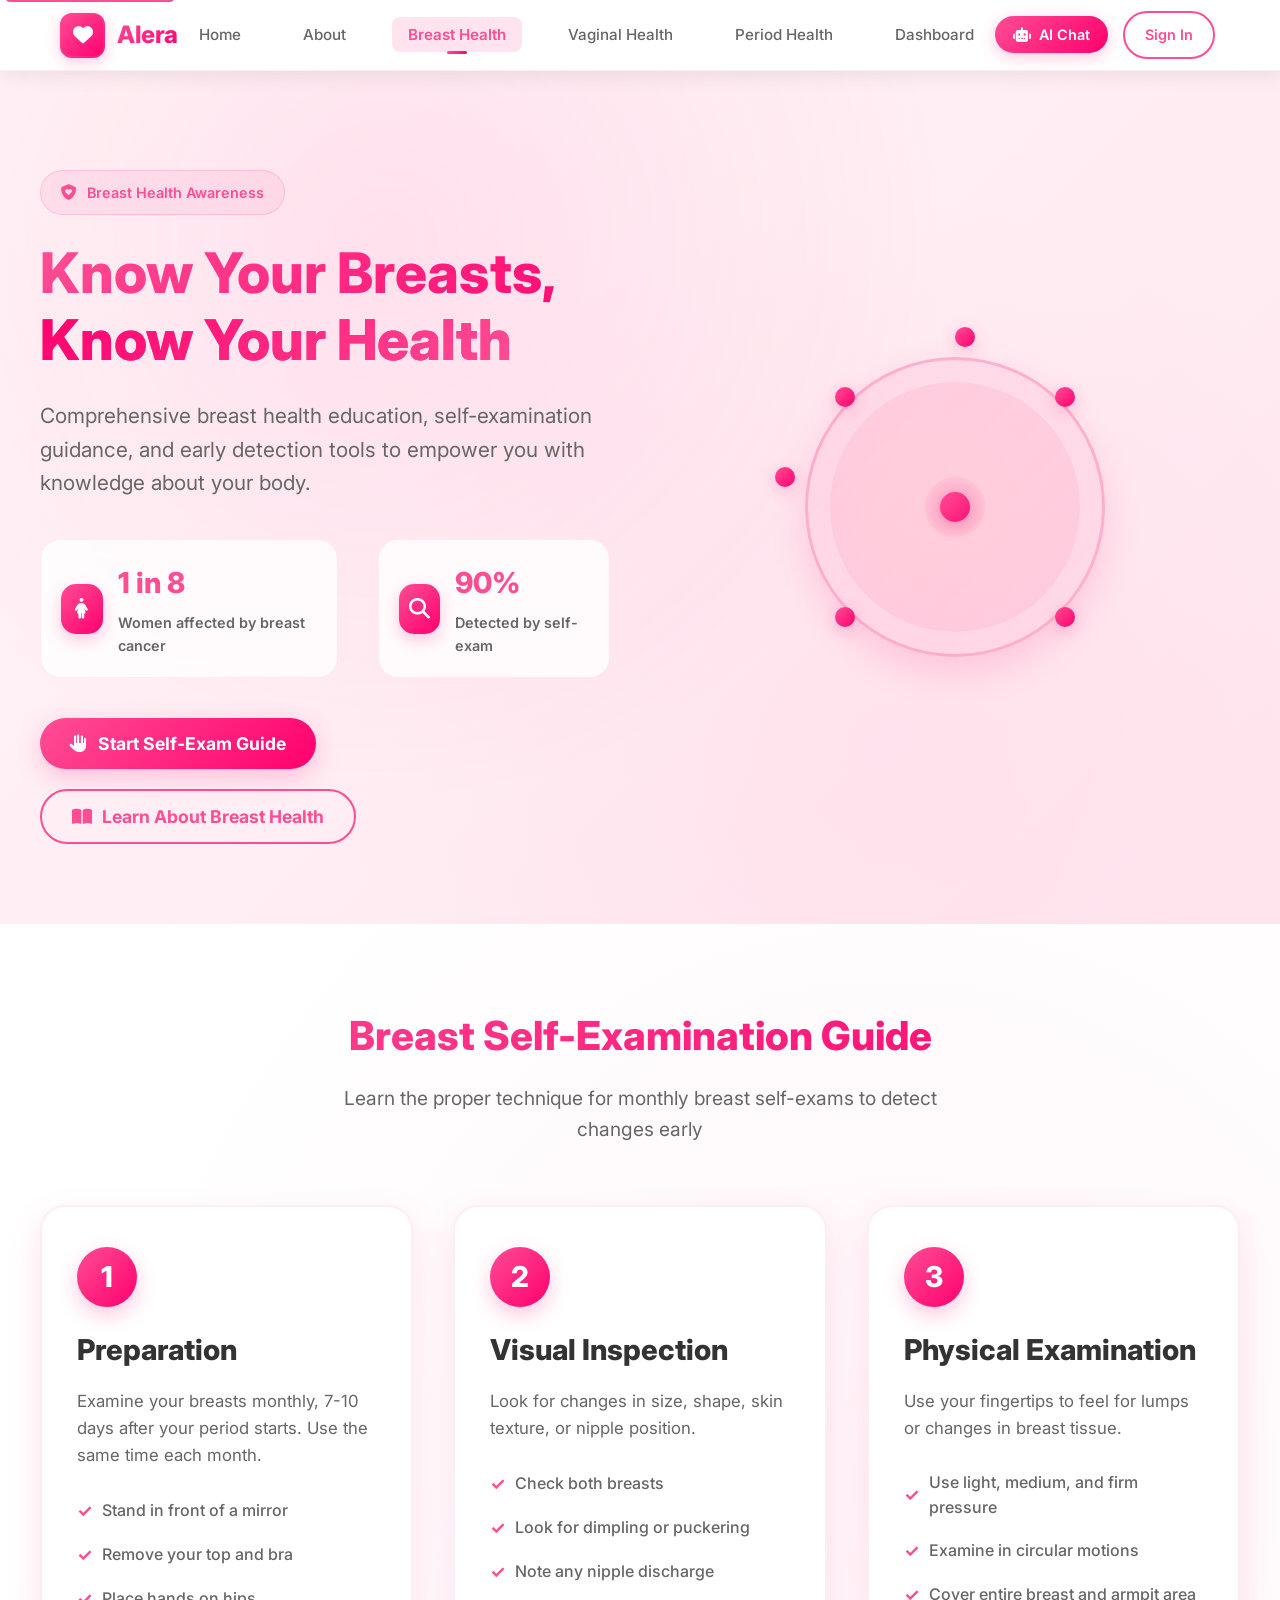
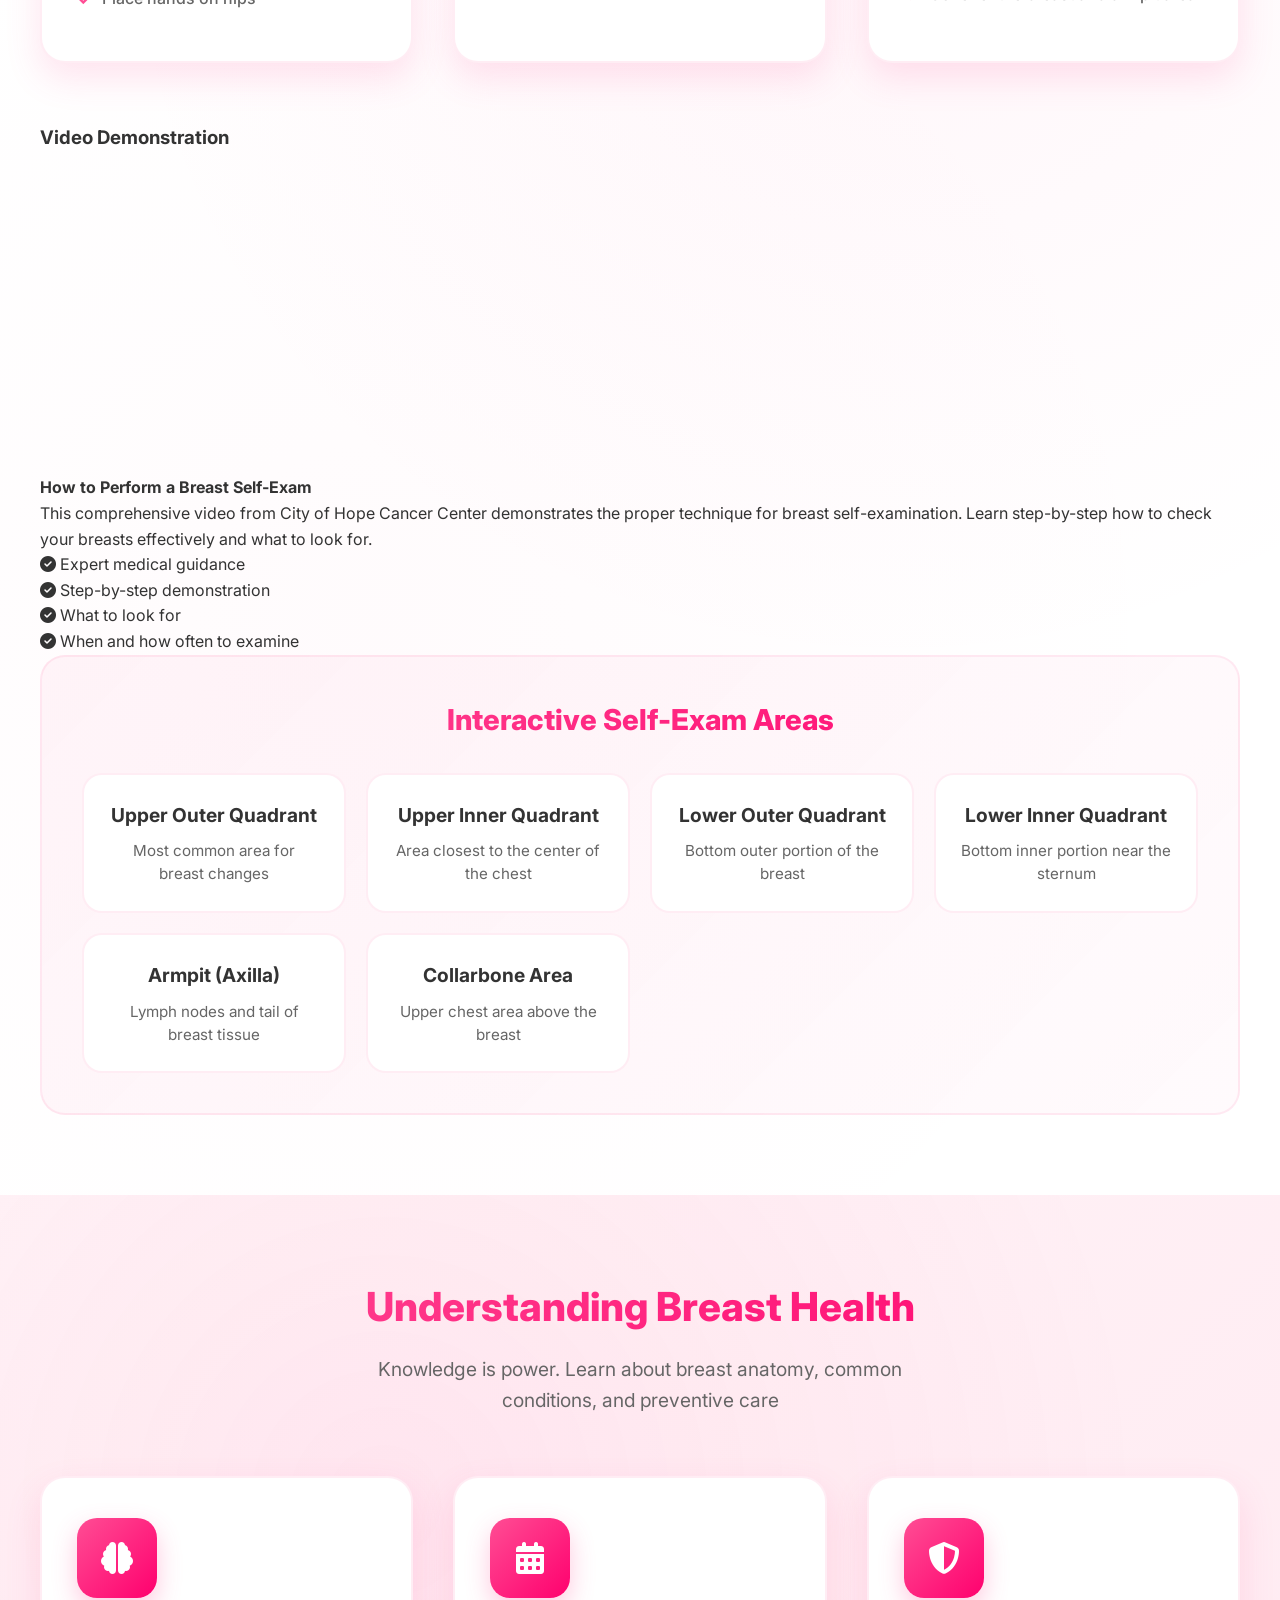
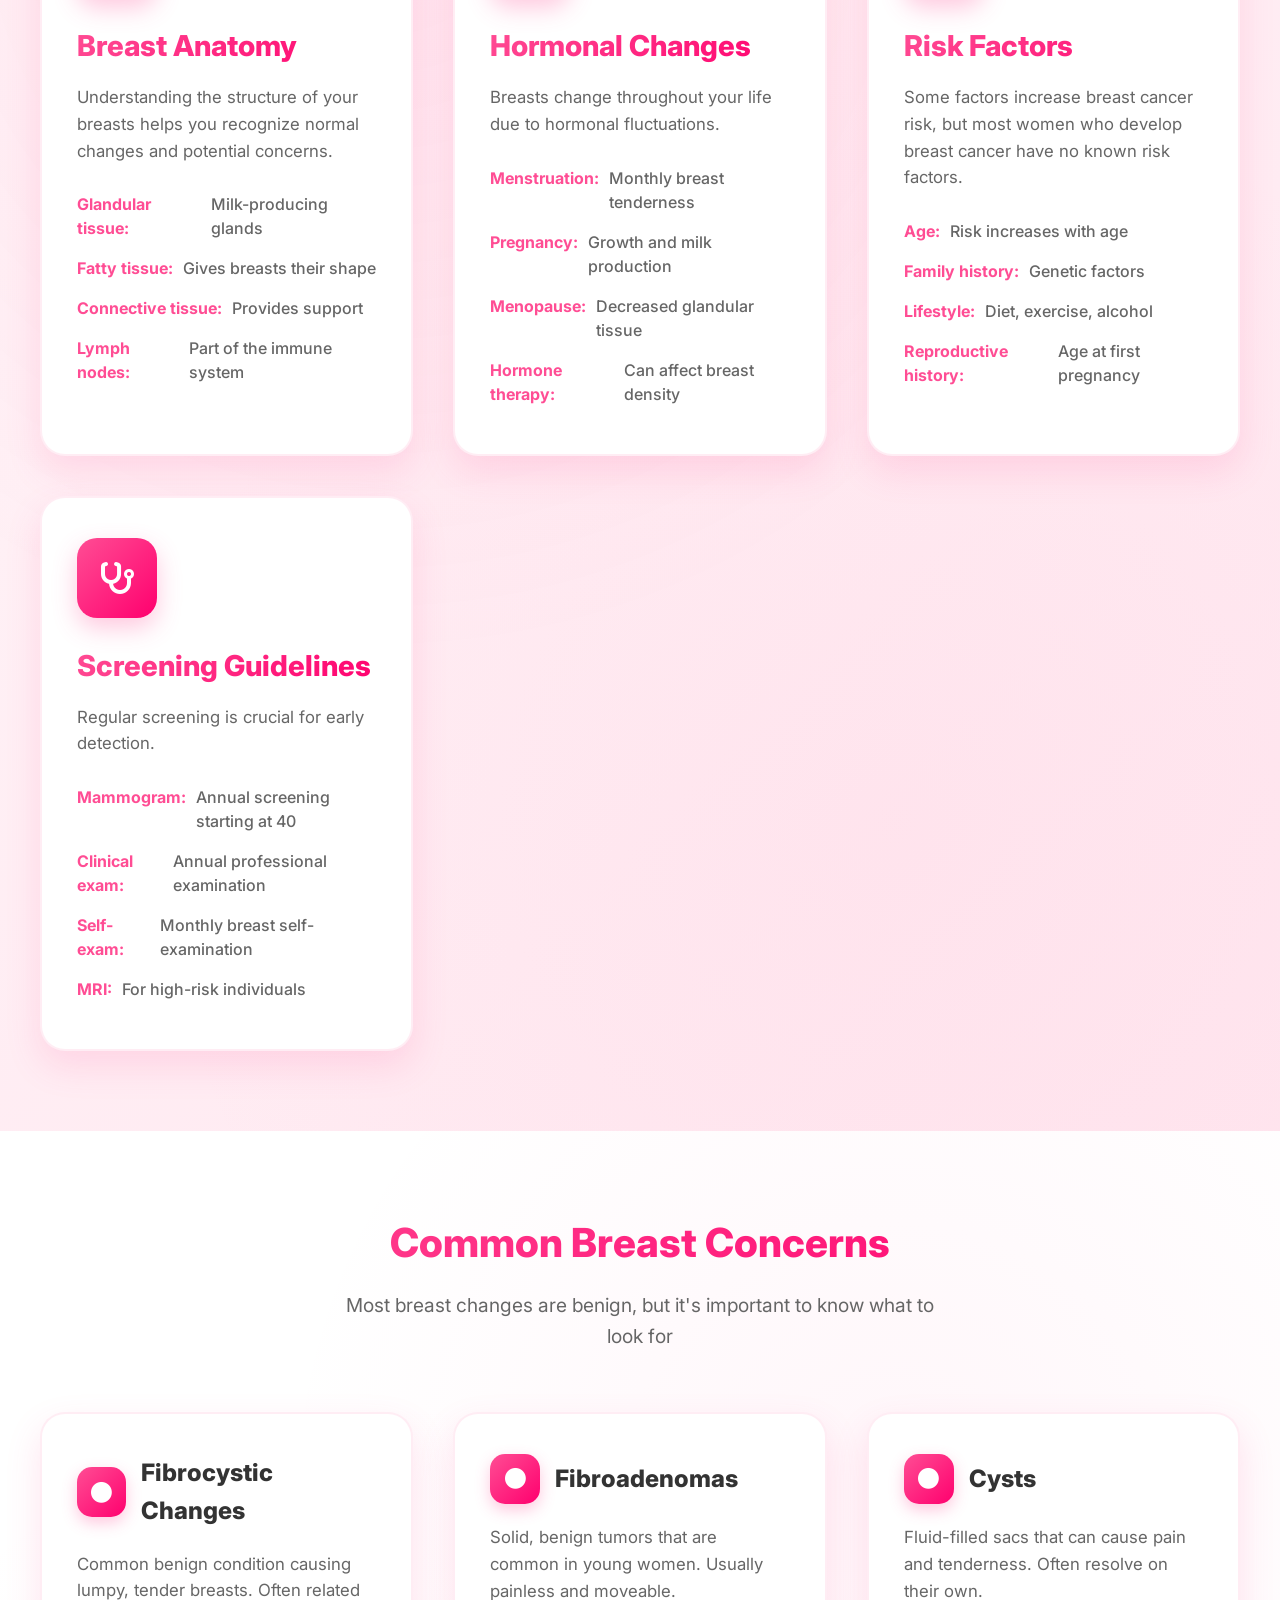
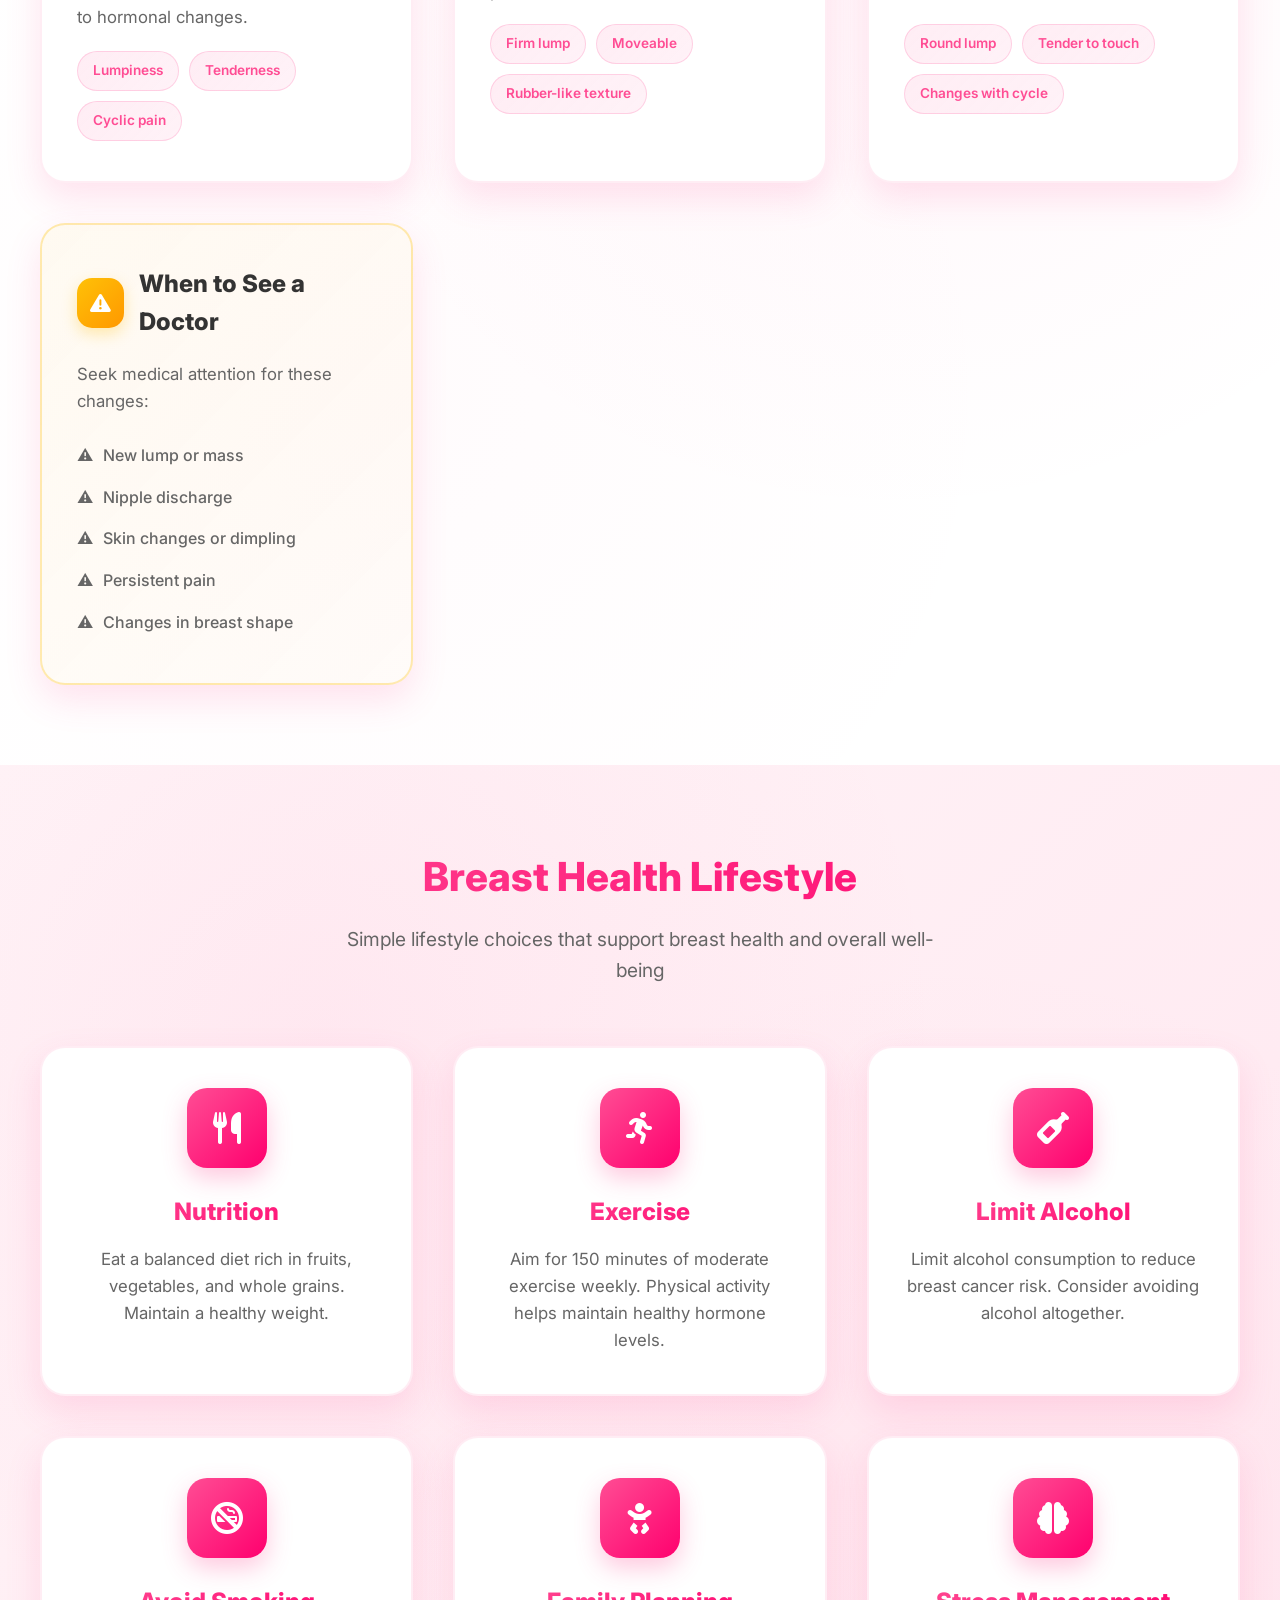
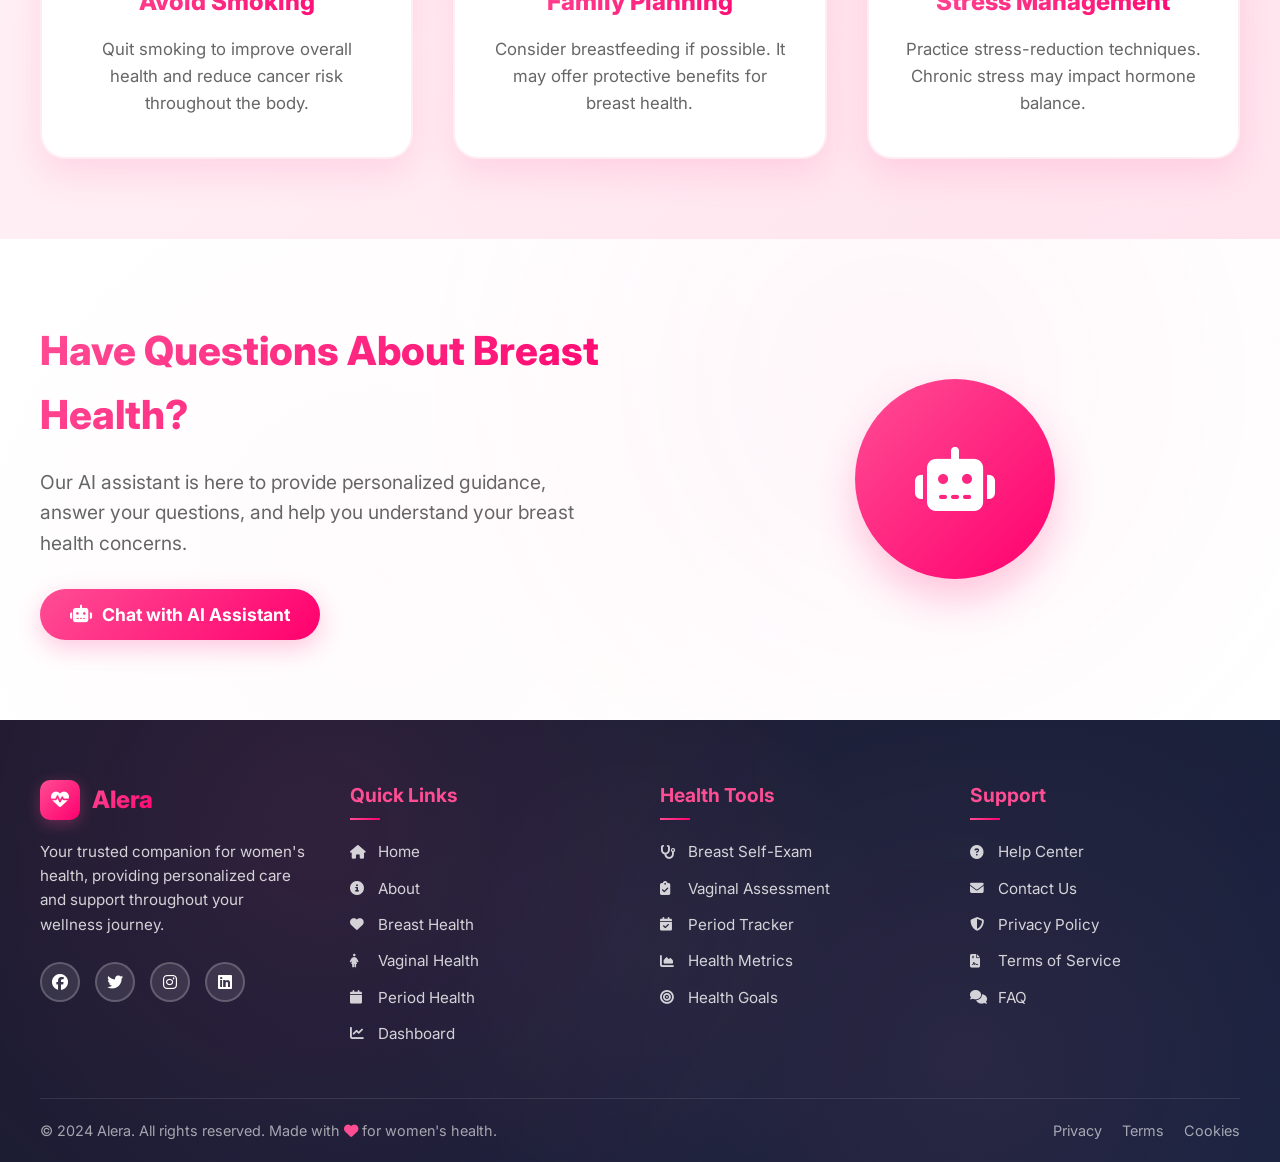
<file: public/breast.html>
<!DOCTYPE html>
<html lang="en">
<head>
    <meta charset="UTF-8">
    <meta name="viewport" content="width=device-width, initial-scale=1.0">
    <title>Breast Health - Alera Women's Health Companion</title>
    <link rel="stylesheet" href="https://cdnjs.cloudflare.com/ajax/libs/font-awesome/6.4.0/css/all.min.css">
    <link rel="stylesheet" href="../assets/css/breast.css">
    <link rel="preconnect" href="https://fonts.googleapis.com">
    <link rel="preconnect" href="https://fonts.gstatic.com" crossorigin>
    <link href="https://fonts.googleapis.com/css2?family=Inter:wght@400;500;600;700;800&display=swap" rel="stylesheet">
</head>
<body>
    <!-- Skip to content for accessibility -->
    <a href="#main-content" class="skip-link">Skip to main content</a>

    <!-- Navigation -->
    <nav class="navbar">
        <div class="navbar-container">
            <div class="navbar-brand">
                <a href="index.html" class="logo">
                    <div class="logo-icon">
                        <div class="pulse-ring"></div>
                        <i class="fas fa-heart"></i>
                    </div>
                    <span class="logo-text">Alera</span>
                </a>
            </div>

            <ul class="nav-links">
                <li><a href="index.html">Home</a></li>
                <li><a href="about.html">About</a></li>
                <li><a href="breast.html" class="active">Breast Health</a></li>
                <li><a href="vaginal_health.html">Vaginal Health</a></li>
                <li><a href="menstrual_health.html">Period Health</a></li>
                <li><a href="dashboard.html">Dashboard</a></li>
            </ul>

            <div class="nav-actions">
                <button class="chat-btn" onclick="toggleAIChat()">
                    <i class="fas fa-robot"></i>
                    <span>AI Chat</span>
                </button>
                <a href="#signin" class="signin-btn">Sign In</a>
            </div>

            <div class="hamburger" onclick="toggleMobileMenu()">
                <span></span>
                <span></span>
                <span></span>
            </div>
        </div>
    </nav>

    <!-- Main Content -->
    <main id="main-content">
        <!-- Hero Section -->
        <section class="hero-section">
            <div class="hero-particles"></div>
            <div class="container">
                <div class="hero-content">
                    <div class="hero-text">
                        <div class="hero-badge">
                            <i class="fas fa-shield-heart"></i>
                            <span>Breast Health Awareness</span>
                        </div>
                        <h1 class="hero-title">
                            Know Your Breasts, <span class="highlight">Know Your Health</span>
                        </h1>
                        <p class="hero-subtitle">
                            Comprehensive breast health education, self-examination guidance, and early detection tools to empower you with knowledge about your body.
                        </p>
                        <div class="hero-stats">
                            <div class="hero-stat">
                                <div class="stat-icon">
                                    <i class="fas fa-female"></i>
                                </div>
                                <div class="stat-info">
                                    <span class="stat-number">1 in 8</span>
                                    <span class="stat-label">Women affected by breast cancer</span>
                                </div>
                            </div>
                            <div class="hero-stat">
                                <div class="stat-icon">
                                    <i class="fas fa-search"></i>
                                </div>
                                <div class="stat-info">
                                    <span class="stat-number">90%</span>
                                    <span class="stat-label">Detected by self-exam</span>
                                </div>
                            </div>
                        </div>
                        <div class="hero-actions">
                            <button class="btn btn-primary" onclick="startSelfExam()">
                                <i class="fas fa-hand-paper"></i>
                                Start Self-Exam Guide
                            </button>
                            <button class="btn btn-secondary" onclick="scrollToSection('education')">
                                <i class="fas fa-book-open"></i>
                                Learn About Breast Health
                            </button>
                        </div>
                    </div>
                    <div class="hero-visual">
                        <div class="breast-model">
                            <div class="breast-outline">
                                <div class="breast-tissue"></div>
                                <div class="nipple"></div>
                                <div class="areola"></div>
                            </div>
                            <div class="exam-points">
                                <div class="exam-point" data-area="upper-outer"></div>
                                <div class="exam-point" data-area="upper-inner"></div>
                                <div class="exam-point" data-area="lower-outer"></div>
                                <div class="exam-point" data-area="lower-inner"></div>
                                <div class="exam-point" data-area="armpit"></div>
                                <div class="exam-point" data-area="collarbone"></div>
                            </div>
                        </div>
                    </div>
                </div>
            </div>
        </section>

        <!-- Self-Examination Guide -->
        <section class="exam-section" id="self-exam">
            <div class="container">
                <div class="section-header">
                    <h2 class="section-title">Breast Self-Examination Guide</h2>
                    <p class="section-subtitle">
                        Learn the proper technique for monthly breast self-exams to detect changes early
                    </p>
                </div>

                <div class="exam-steps">
                    <div class="exam-step">
                        <div class="step-number">1</div>
                        <div class="step-content">
                            <h3>Preparation</h3>
                            <p>Examine your breasts monthly, 7-10 days after your period starts. Use the same time each month.</p>
                            <ul>
                                <li>Stand in front of a mirror</li>
                                <li>Remove your top and bra</li>
                                <li>Place hands on hips</li>
                            </ul>
                        </div>
                    </div>

                    <div class="exam-step">
                        <div class="step-number">2</div>
                        <div class="step-content">
                            <h3>Visual Inspection</h3>
                            <p>Look for changes in size, shape, skin texture, or nipple position.</p>
                            <ul>
                                <li>Check both breasts</li>
                                <li>Look for dimpling or puckering</li>
                                <li>Note any nipple discharge</li>
                            </ul>
                        </div>
                    </div>

                    <div class="exam-step">
                        <div class="step-number">3</div>
                        <div class="step-content">
                            <h3>Physical Examination</h3>
                            <p>Use your fingertips to feel for lumps or changes in breast tissue.</p>
                            <ul>
                                <li>Use light, medium, and firm pressure</li>
                                <li>Examine in circular motions</li>
                                <li>Cover entire breast and armpit area</li>
                            </ul>
                        </div>
                    </div>
                </div>

                <!-- Video Demonstration -->
                <div class="exam-video-section">
                    <h3>Video Demonstration</h3>
                    <div class="video-container">
                        <div class="video-wrapper">
                            <iframe 
                                width="560" 
                                height="315" 
                                src="https://www.youtube.com/embed/nkPR4ar1EQ4" 
                                title="How to Perform a Breast Self-Exam by City of Hope" 
                                frameborder="0" 
                                allow="accelerometer; autoplay; clipboard-write; encrypted-media; gyroscope; picture-in-picture" 
                                allowfullscreen>
                            </iframe>
                        </div>
                        <div class="video-info">
                            <h4>How to Perform a Breast Self-Exam</h4>
                            <p>This comprehensive video from City of Hope Cancer Center demonstrates the proper technique for breast self-examination. Learn step-by-step how to check your breasts effectively and what to look for.</p>
                            <div class="video-highlights">
                                <div class="highlight-item">
                                    <i class="fas fa-check-circle"></i>
                                    <span>Expert medical guidance</span>
                                </div>
                                <div class="highlight-item">
                                    <i class="fas fa-check-circle"></i>
                                    <span>Step-by-step demonstration</span>
                                </div>
                                <div class="highlight-item">
                                    <i class="fas fa-check-circle"></i>
                                    <span>What to look for</span>
                                </div>
                                <div class="highlight-item">
                                    <i class="fas fa-check-circle"></i>
                                    <span>When and how often to examine</span>
                                </div>
                            </div>
                        </div>
                    </div>
                </div>

                <div class="exam-interactive">
                    <h3>Interactive Self-Exam Areas</h3>
                    <div class="exam-areas">
                        <div class="exam-area" data-area="upper-outer">
                            <h4>Upper Outer Quadrant</h4>
                            <p>Most common area for breast changes</p>
                        </div>
                        <div class="exam-area" data-area="upper-inner">
                            <h4>Upper Inner Quadrant</h4>
                            <p>Area closest to the center of the chest</p>
                        </div>
                        <div class="exam-area" data-area="lower-outer">
                            <h4>Lower Outer Quadrant</h4>
                            <p>Bottom outer portion of the breast</p>
                        </div>
                        <div class="exam-area" data-area="lower-inner">
                            <h4>Lower Inner Quadrant</h4>
                            <p>Bottom inner portion near the sternum</p>
                        </div>
                        <div class="exam-area" data-area="armpit">
                            <h4>Armpit (Axilla)</h4>
                            <p>Lymph nodes and tail of breast tissue</p>
                        </div>
                        <div class="exam-area" data-area="collarbone">
                            <h4>Collarbone Area</h4>
                            <p>Upper chest area above the breast</p>
                        </div>
                    </div>
                </div>
            </div>
        </section>

        <!-- Breast Health Education -->
        <section class="education-section" id="education">
            <div class="container">
                <div class="section-header">
                    <h2 class="section-title">Understanding Breast Health</h2>
                    <p class="section-subtitle">
                        Knowledge is power. Learn about breast anatomy, common conditions, and preventive care
                    </p>
                </div>

                <div class="education-grid">
                    <div class="education-card">
                        <div class="card-icon">
                            <i class="fas fa-brain"></i>
                        </div>
                        <h3>Breast Anatomy</h3>
                        <p>Understanding the structure of your breasts helps you recognize normal changes and potential concerns.</p>
                        <ul>
                            <li><strong>Glandular tissue:</strong> Milk-producing glands</li>
                            <li><strong>Fatty tissue:</strong> Gives breasts their shape</li>
                            <li><strong>Connective tissue:</strong> Provides support</li>
                            <li><strong>Lymph nodes:</strong> Part of the immune system</li>
                        </ul>
                    </div>

                    <div class="education-card">
                        <div class="card-icon">
                            <i class="fas fa-calendar-alt"></i>
                        </div>
                        <h3>Hormonal Changes</h3>
                        <p>Breasts change throughout your life due to hormonal fluctuations.</p>
                        <ul>
                            <li><strong>Menstruation:</strong> Monthly breast tenderness</li>
                            <li><strong>Pregnancy:</strong> Growth and milk production</li>
                            <li><strong>Menopause:</strong> Decreased glandular tissue</li>
                            <li><strong>Hormone therapy:</strong> Can affect breast density</li>
                        </ul>
                    </div>

                    <div class="education-card">
                        <div class="card-icon">
                            <i class="fas fa-shield-alt"></i>
                        </div>
                        <h3>Risk Factors</h3>
                        <p>Some factors increase breast cancer risk, but most women who develop breast cancer have no known risk factors.</p>
                        <ul>
                            <li><strong>Age:</strong> Risk increases with age</li>
                            <li><strong>Family history:</strong> Genetic factors</li>
                            <li><strong>Lifestyle:</strong> Diet, exercise, alcohol</li>
                            <li><strong>Reproductive history:</strong> Age at first pregnancy</li>
                        </ul>
                    </div>

                    <div class="education-card">
                        <div class="card-icon">
                            <i class="fas fa-stethoscope"></i>
                        </div>
                        <h3>Screening Guidelines</h3>
                        <p>Regular screening is crucial for early detection.</p>
                        <ul>
                            <li><strong>Mammogram:</strong> Annual screening starting at 40</li>
                            <li><strong>Clinical exam:</strong> Annual professional examination</li>
                            <li><strong>Self-exam:</strong> Monthly breast self-examination</li>
                            <li><strong>MRI:</strong> For high-risk individuals</li>
                        </ul>
                    </div>
                </div>
            </div>
        </section>

        <!-- Common Concerns -->
        <section class="concerns-section">
            <div class="container">
                <div class="section-header">
                    <h2 class="section-title">Common Breast Concerns</h2>
                    <p class="section-subtitle">
                        Most breast changes are benign, but it's important to know what to look for
                    </p>
                </div>

                <div class="concerns-grid">
                    <div class="concern-card">
                        <div class="concern-header">
                            <div class="concern-icon">
                                <i class="fas fa-circle"></i>
                            </div>
                            <h3>Fibrocystic Changes</h3>
                        </div>
                        <p>Common benign condition causing lumpy, tender breasts. Often related to hormonal changes.</p>
                        <div class="concern-symptoms">
                            <span>Lumpiness</span>
                            <span>Tenderness</span>
                            <span>Cyclic pain</span>
                        </div>
                    </div>

                    <div class="concern-card">
                        <div class="concern-header">
                            <div class="concern-icon">
                                <i class="fas fa-circle"></i>
                            </div>
                            <h3>Fibroadenomas</h3>
                        </div>
                        <p>Solid, benign tumors that are common in young women. Usually painless and moveable.</p>
                        <div class="concern-symptoms">
                            <span>Firm lump</span>
                            <span>Moveable</span>
                            <span>Rubber-like texture</span>
                        </div>
                    </div>

                    <div class="concern-card">
                        <div class="concern-header">
                            <div class="concern-icon">
                                <i class="fas fa-circle"></i>
                            </div>
                            <h3>Cysts</h3>
                        </div>
                        <p>Fluid-filled sacs that can cause pain and tenderness. Often resolve on their own.</p>
                        <div class="concern-symptoms">
                            <span>Round lump</span>
                            <span>Tender to touch</span>
                            <span>Changes with cycle</span>
                        </div>
                    </div>

                    <div class="concern-card warning">
                        <div class="concern-header">
                            <div class="concern-icon">
                                <i class="fas fa-exclamation-triangle"></i>
                            </div>
                            <h3>When to See a Doctor</h3>
                        </div>
                        <p>Seek medical attention for these changes:</p>
                        <ul>
                            <li>New lump or mass</li>
                            <li>Nipple discharge</li>
                            <li>Skin changes or dimpling</li>
                            <li>Persistent pain</li>
                            <li>Changes in breast shape</li>
                        </ul>
                    </div>
                </div>
            </div>
        </section>

        <!-- Lifestyle & Prevention -->
        <section class="prevention-section">
            <div class="container">
                <div class="section-header">
                    <h2 class="section-title">Breast Health Lifestyle</h2>
                    <p class="section-subtitle">
                        Simple lifestyle choices that support breast health and overall well-being
                    </p>
                </div>

                <div class="lifestyle-grid">
                    <div class="lifestyle-item">
                        <div class="lifestyle-icon">
                            <i class="fas fa-utensils"></i>
                        </div>
                        <h3>Nutrition</h3>
                        <p>Eat a balanced diet rich in fruits, vegetables, and whole grains. Maintain a healthy weight.</p>
                    </div>

                    <div class="lifestyle-item">
                        <div class="lifestyle-icon">
                            <i class="fas fa-running"></i>
                        </div>
                        <h3>Exercise</h3>
                        <p>Aim for 150 minutes of moderate exercise weekly. Physical activity helps maintain healthy hormone levels.</p>
                    </div>

                    <div class="lifestyle-item">
                        <div class="lifestyle-icon">
                            <i class="fas fa-wine-bottle"></i>
                        </div>
                        <h3>Limit Alcohol</h3>
                        <p>Limit alcohol consumption to reduce breast cancer risk. Consider avoiding alcohol altogether.</p>
                    </div>

                    <div class="lifestyle-item">
                        <div class="lifestyle-icon">
                            <i class="fas fa-smoking-ban"></i>
                        </div>
                        <h3>Avoid Smoking</h3>
                        <p>Quit smoking to improve overall health and reduce cancer risk throughout the body.</p>
                    </div>

                    <div class="lifestyle-item">
                        <div class="lifestyle-icon">
                            <i class="fas fa-baby"></i>
                        </div>
                        <h3>Family Planning</h3>
                        <p>Consider breastfeeding if possible. It may offer protective benefits for breast health.</p>
                    </div>

                    <div class="lifestyle-item">
                        <div class="lifestyle-icon">
                            <i class="fas fa-brain"></i>
                        </div>
                        <h3>Stress Management</h3>
                        <p>Practice stress-reduction techniques. Chronic stress may impact hormone balance.</p>
                    </div>
                </div>
            </div>
        </section>

        <!-- AI Assistant CTA -->
        <section class="ai-section">
            <div class="container">
                <div class="ai-content">
                    <div class="ai-text">
                        <h2>Have Questions About Breast Health?</h2>
                        <p>Our AI assistant is here to provide personalized guidance, answer your questions, and help you understand your breast health concerns.</p>
                        <button class="btn btn-primary" onclick="toggleAIChat()">
                            <i class="fas fa-robot"></i>
                            Chat with AI Assistant
                        </button>
                    </div>
                    <div class="ai-visual">
                        <div class="ai-avatar">
                            <i class="fas fa-robot"></i>
                        </div>
                    </div>
                </div>
            </div>
        </section>
    </main>

    <!-- Dark Footer -->
    <footer class="dark-footer">
        <div class="container">
            <div class="footer-content">
                <div class="footer-section">
                    <div class="footer-logo">
                        <div class="logo-icon">
                            <i class="fas fa-heart-pulse"></i>
                        </div>
                        <span class="logo-text">Alera</span>
                    </div>
                    <p class="footer-description">
                        Your trusted companion for women's health, providing personalized care and support throughout your wellness journey.
                    </p>
                    <div class="social-links">
                        <a href="#" class="social-link">
                            <i class="fab fa-facebook"></i>
                        </a>
                        <a href="#" class="social-link">
                            <i class="fab fa-twitter"></i>
                        </a>
                        <a href="#" class="social-link">
                            <i class="fab fa-instagram"></i>
                        </a>
                        <a href="#" class="social-link">
                            <i class="fab fa-linkedin"></i>
                        </a>
                    </div>
                </div>

                <div class="footer-section">
                    <h4 class="footer-title">Quick Links</h4>
                    <ul class="footer-links">
                        <li><a href="index.html"><i class="fas fa-home"></i> Home</a></li>
                        <li><a href="about.html"><i class="fas fa-info-circle"></i> About</a></li>
                        <li><a href="breast.html"><i class="fas fa-heart"></i> Breast Health</a></li>
                        <li><a href="vaginal_health.html"><i class="fas fa-female"></i> Vaginal Health</a></li>
                        <li><a href="menstrual_health.html"><i class="fas fa-calendar"></i> Period Health</a></li>
                        <li><a href="dashboard.html"><i class="fas fa-chart-line"></i> Dashboard</a></li>
                    </ul>
                </div>

                <div class="footer-section">
                    <h4 class="footer-title">Health Tools</h4>
                    <ul class="footer-links">
                        <li><a href="breast.html#self-exam"><i class="fas fa-stethoscope"></i> Breast Self-Exam</a></li>
                        <li><a href="vaginal_health.html#assessment"><i class="fas fa-clipboard-check"></i> Vaginal Assessment</a></li>
                        <li><a href="menstrual_health.html#tracker"><i class="fas fa-calendar-check"></i> Period Tracker</a></li>
                        <li><a href="dashboard.html#metrics"><i class="fas fa-chart-area"></i> Health Metrics</a></li>
                        <li><a href="dashboard.html#goals"><i class="fas fa-bullseye"></i> Health Goals</a></li>
                    </ul>
                </div>

                <div class="footer-section">
                    <h4 class="footer-title">Support</h4>
                    <ul class="footer-links">
                        <li><a href="#help"><i class="fas fa-question-circle"></i> Help Center</a></li>
                        <li><a href="#contact"><i class="fas fa-envelope"></i> Contact Us</a></li>
                        <li><a href="#privacy"><i class="fas fa-shield-alt"></i> Privacy Policy</a></li>
                        <li><a href="#terms"><i class="fas fa-file-contract"></i> Terms of Service</a></li>
                        <li><a href="#faq"><i class="fas fa-comments"></i> FAQ</a></li>
                    </ul>
                </div>
            </div>

            <div class="footer-bottom">
                <div class="footer-bottom-content">
                    <p>&copy; 2024 Alera. All rights reserved. Made with <i class="fas fa-heart" style="color: #ff4d94;"></i> for women's health.</p>
                    <div class="footer-bottom-links">
                        <a href="#privacy">Privacy</a>
                        <a href="#terms">Terms</a>
                        <a href="#cookies">Cookies</a>
                    </div>
                </div>
            </div>
        </div>
    </footer>

    <!-- AI Chat Widget -->
    <div id="ai-chat-widget" class="ai-chat-widget">
        <div class="chat-header">
            <div class="chat-avatar">
                <i class="fas fa-robot"></i>
            </div>
            <div class="chat-info">
                <h4>AI Health Assistant</h4>
                <span class="chat-status">Online</span>
            </div>
            <button class="chat-close" onclick="toggleAIChat()">
                <i class="fas fa-times"></i>
            </button>
        </div>
        <div class="chat-messages" id="chat-messages">
            <!-- Messages will be added dynamically by JavaScript -->
        </div>
        <div class="chat-input">
            <input type="text" id="chat-input-field" placeholder="Ask me about breast health...">
            <button onclick="sendMessage()">
                <i class="fas fa-paper-plane"></i>
            </button>
        </div>
    </div>

    <script src="../assets/js/alera_script.js"></script>
</body>
</html>
</file>
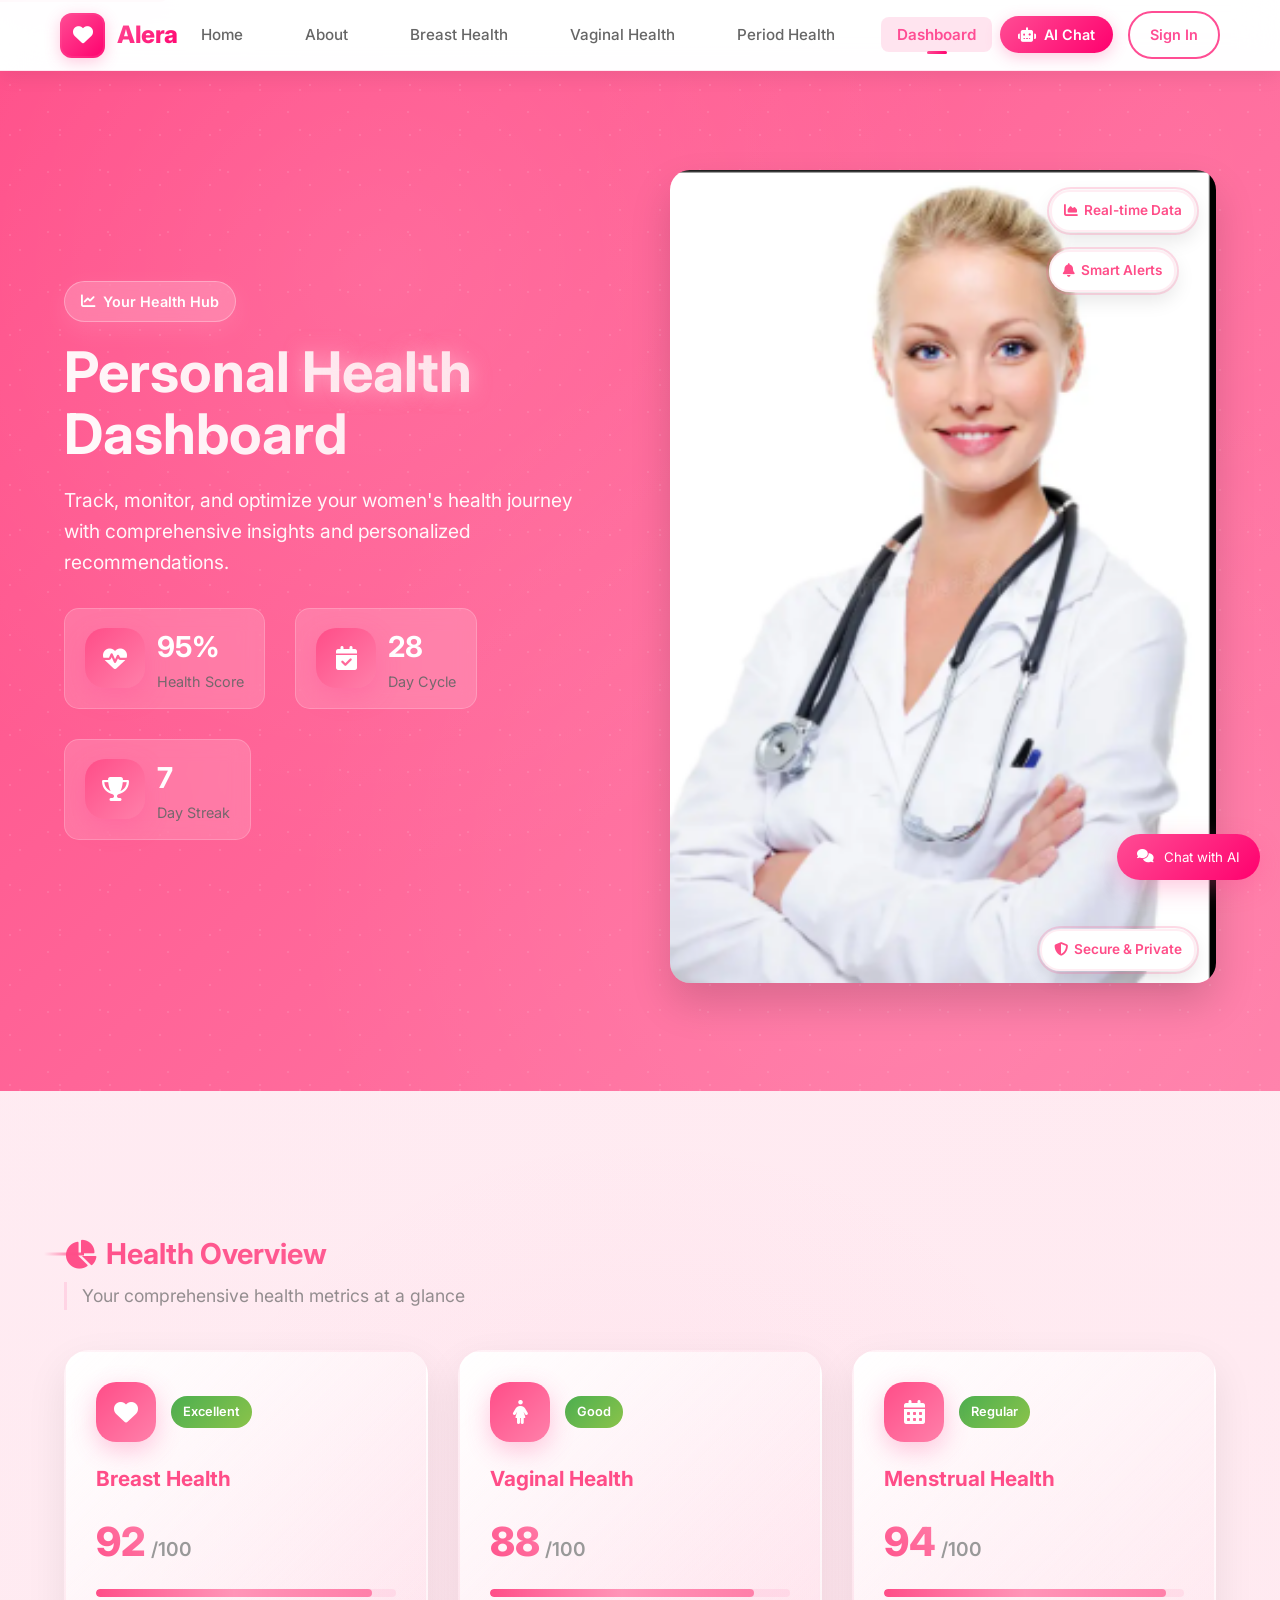
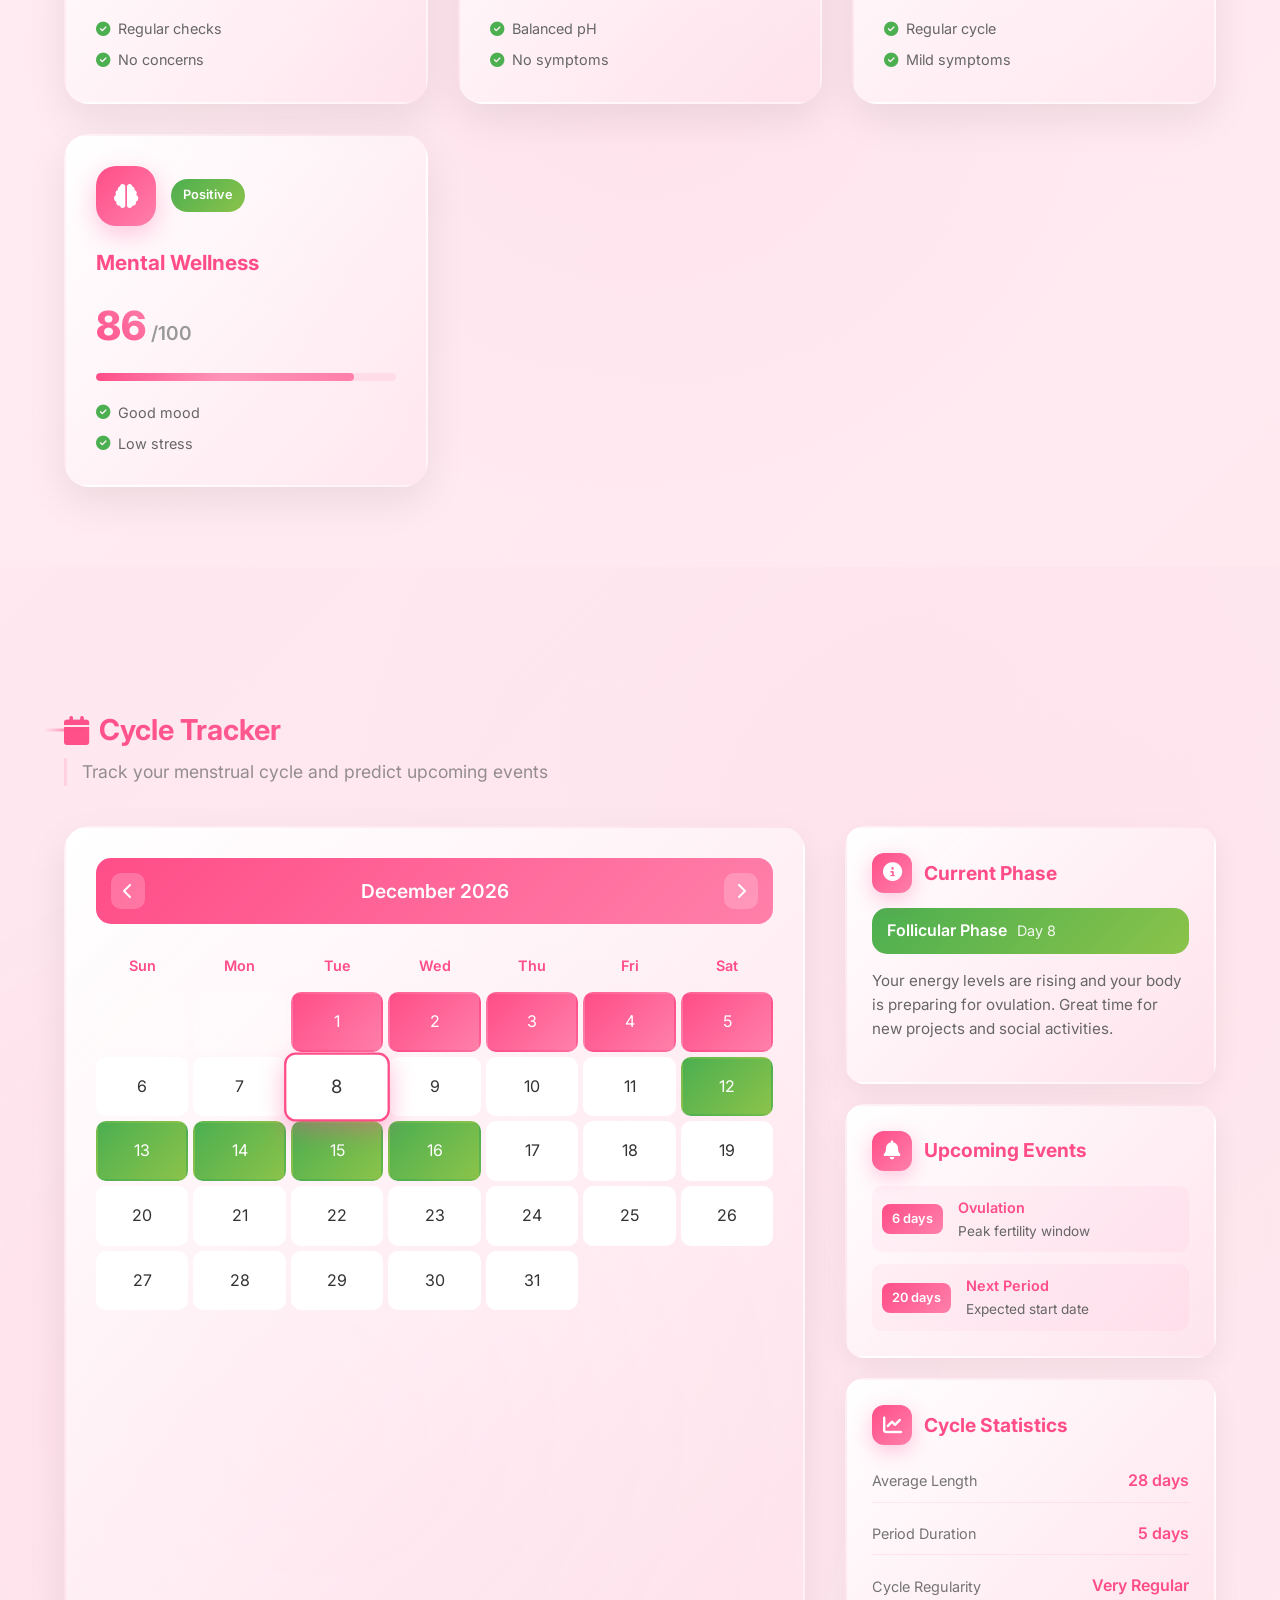
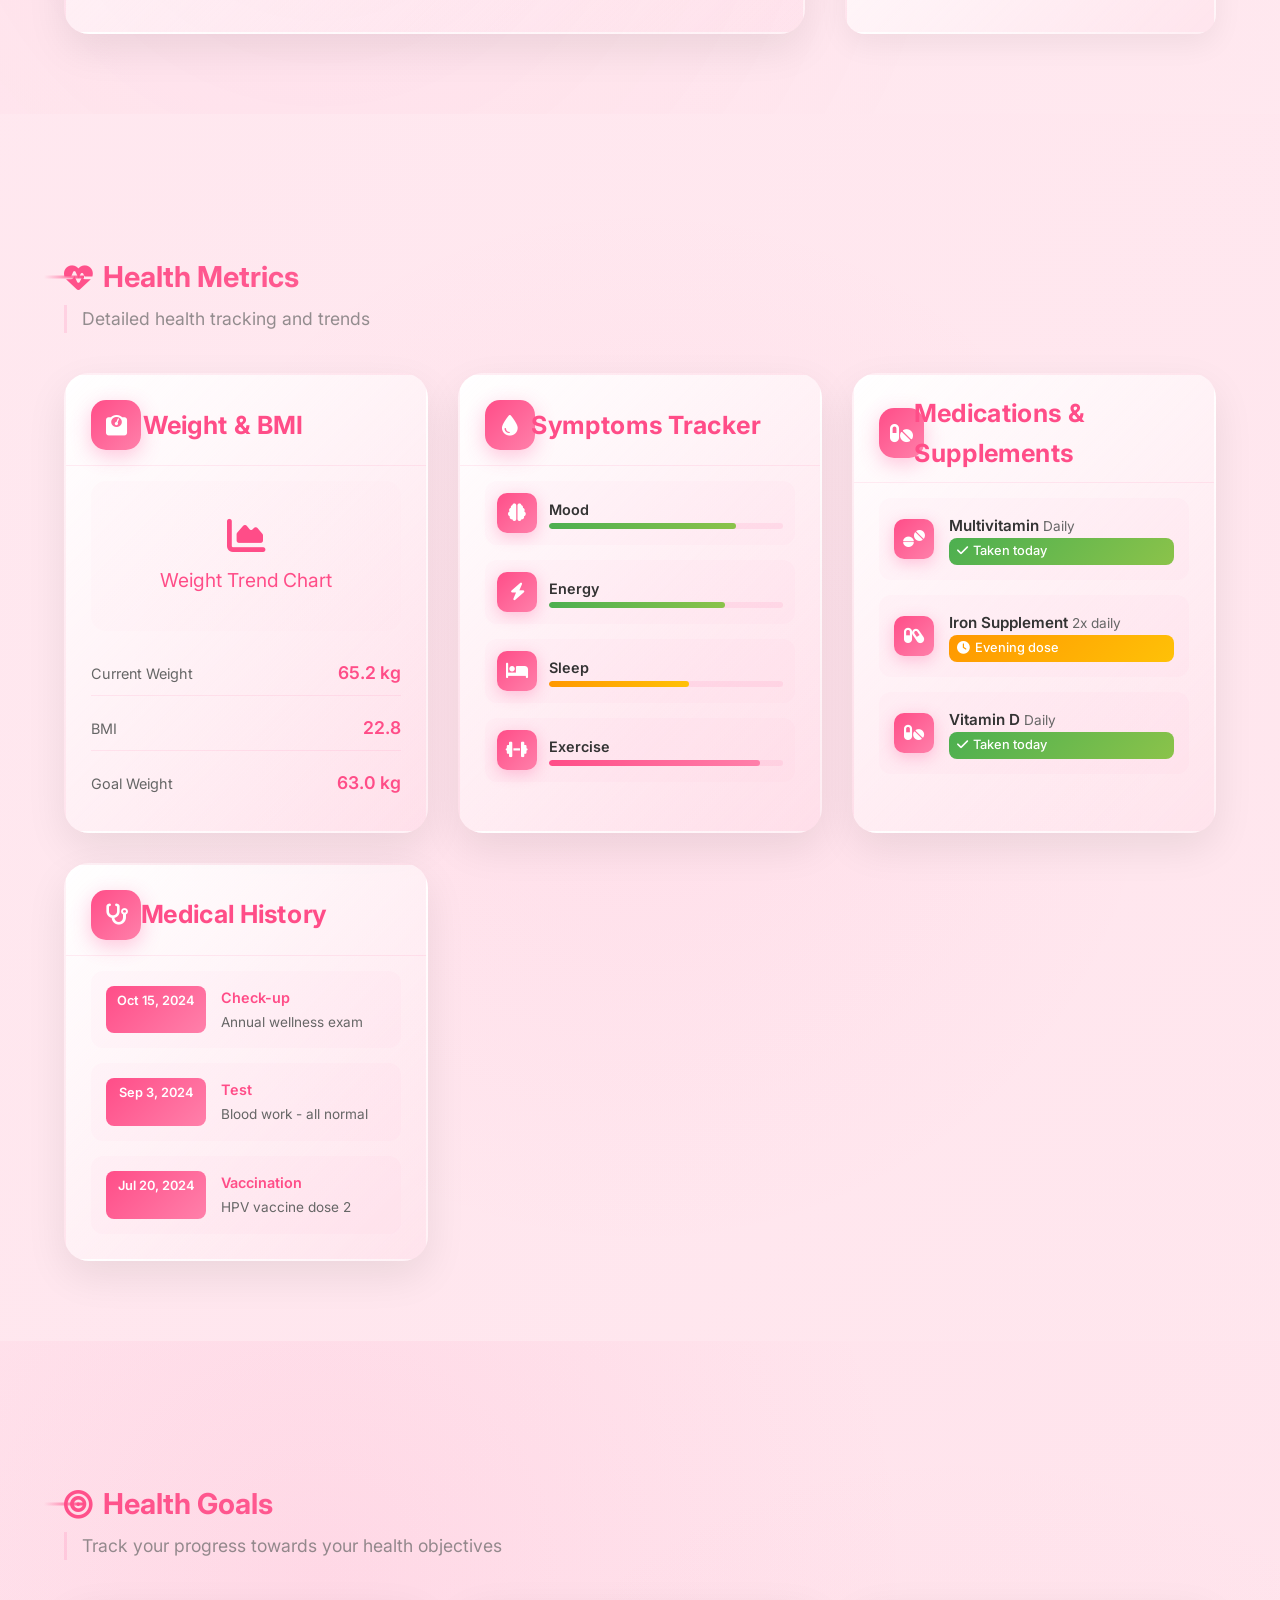
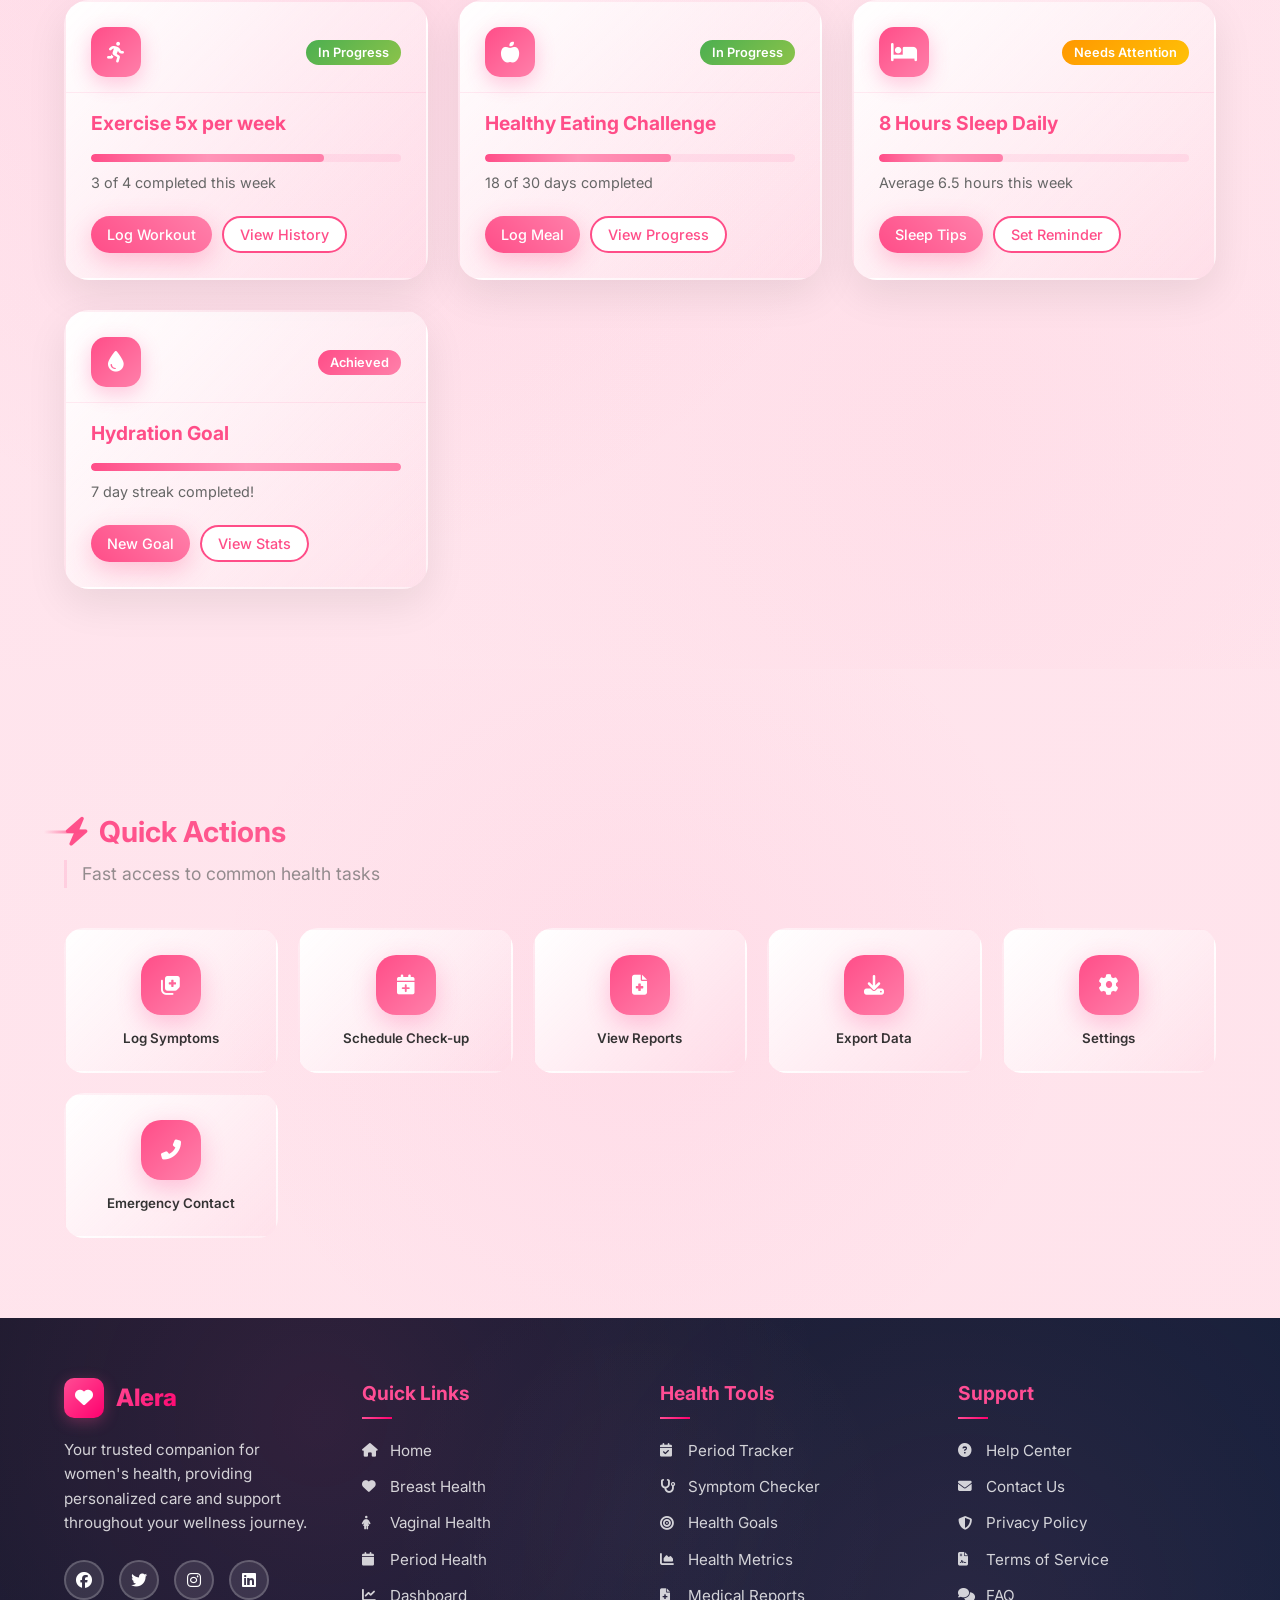
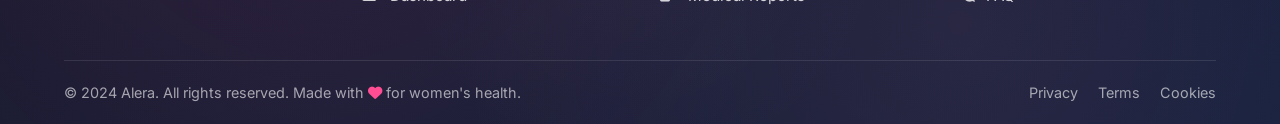
<file: public/dashboard.html>
<!DOCTYPE html>
<html lang="en">
<head>
    <meta charset="UTF-8">
    <meta name="viewport" content="width=device-width, initial-scale=1.0">
    <title>Health Dashboard - Alera Women's Health Companion</title>
    <link rel="stylesheet" href="https://cdnjs.cloudflare.com/ajax/libs/font-awesome/6.4.0/css/all.min.css">
    <link rel="stylesheet" href="../assets/css/dashboard.css">
    <link rel="preconnect" href="https://fonts.googleapis.com">
    <link rel="preconnect" href="https://fonts.gstatic.com" crossorigin>
    <link href="https://fonts.googleapis.com/css2?family=Inter:wght@400;500;600;700;800&display=swap" rel="stylesheet">
</head>
<body>
    <!-- Skip to content for accessibility -->
    <a href="#main-content" class="skip-link">Skip to main content</a>

    <!-- Navigation -->
    <nav class="navbar">
        <div class="navbar-container">
            <div class="navbar-brand">
                <a href="index.html" class="logo">
                    <div class="logo-icon">
                        <div class="pulse-ring"></div>
                        <i class="fas fa-heart"></i>
                    </div>
                    <span class="logo-text">Alera</span>
                </a>
            </div>
            
            <ul class="nav-links">
                <li><a href="index.html">Home</a></li>
                <li><a href="about.html">About</a></li>
                <li><a href="breast.html">Breast Health</a></li>
                <li><a href="vaginal_health.html">Vaginal Health</a></li>
                <li><a href="menstrual_health.html">Period Health</a></li>
                <li><a href="dashboard.html" class="active">Dashboard</a></li>
            </ul>

            <div class="nav-actions">
                <button class="chat-btn" onclick="toggleAIChat()">
                    <i class="fas fa-robot"></i>
                    <span>AI Chat</span>
                </button>
                <a href="#signin" class="signin-btn">Sign In</a>
            </div>

            <div class="hamburger" onclick="toggleMobileMenu()">
                <span></span>
                <span></span>
                <span></span>
            </div>
        </div>
    </nav>

    <!-- Main Content -->
    <main id="main-content">
        <!-- Hero Section -->
        <section class="hero-section">
            <div class="hero-particles"></div>
            <div class="container">
                <div class="hero-content">
                    <div class="hero-text">
                        <div class="hero-badge">
                            <i class="fas fa-chart-line"></i>
                            <span>Your Health Hub</span>
                        </div>
                        <h1 class="hero-title">
                            Personal <span class="highlight">Health</span> Dashboard
                        </h1>
                        <p class="hero-subtitle">
                            Track, monitor, and optimize your women's health journey with comprehensive insights and personalized recommendations.
                        </p>
                        <div class="hero-stats">
                            <div class="hero-stat">
                                <div class="stat-icon">
                                    <i class="fas fa-heart-pulse"></i>
                                </div>
                                <div class="stat-info">
                                    <span class="stat-number">95%</span>
                                    <span class="stat-label">Health Score</span>
                                </div>
                            </div>
                            <div class="hero-stat">
                                <div class="stat-icon">
                                    <i class="fas fa-calendar-check"></i>
                                </div>
                                <div class="stat-info">
                                    <span class="stat-number">28</span>
                                    <span class="stat-label">Day Cycle</span>
                                </div>
                            </div>
                            <div class="hero-stat">
                                <div class="stat-icon">
                                    <i class="fas fa-trophy"></i>
                                </div>
                                <div class="stat-info">
                                    <span class="stat-number">7</span>
                                    <span class="stat-label">Day Streak</span>
                                </div>
                            </div>
                        </div>
                    </div>
                    <div class="hero-image">
                        <div class="hero-image-container">
                            <img src="../assets/images/doctor.PNG" alt="Health Dashboard" class="hero-img">
                            <div class="hero-image-overlay">
                                <div class="floating-badge badge-1">
                                    <i class="fas fa-chart-area"></i>
                                    <span>Real-time Data</span>
                                </div>
                                <div class="floating-badge badge-2">
                                    <i class="fas fa-bell"></i>
                                    <span>Smart Alerts</span>
                                </div>
                                <div class="floating-badge badge-3">
                                    <i class="fas fa-shield-alt"></i>
                                    <span>Secure & Private</span>
                                </div>
                            </div>
                        </div>
                    </div>
                </div>
            </div>
        </section>

        <!-- Quick Stats Overview -->
        <section class="stats-overview-section">
            <div class="container">
                <div class="section-header">
                    <h2 class="section-title">
                        <i class="fas fa-chart-pie"></i>
                        Health Overview
                    </h2>
                    <p class="section-subtitle">Your comprehensive health metrics at a glance</p>
                </div>

                <div class="stats-grid">
                    <div class="stat-card">
                        <div class="stat-icon-container">
                            <div class="stat-icon">
                                <i class="fas fa-heart"></i>
                            </div>
                            <div class="stat-badge">Excellent</div>
                        </div>
                        <div class="stat-content">
                            <h3>Breast Health</h3>
                            <div class="stat-score">
                                <span class="score-number">92</span>
                                <span class="score-total">/100</span>
                            </div>
                            <div class="stat-progress">
                                <div class="progress-fill" style="width: 92%"></div>
                            </div>
                            <div class="stat-details">
                                <span class="detail-item">
                                    <i class="fas fa-check-circle"></i>
                                    Regular checks
                                </span>
                                <span class="detail-item">
                                    <i class="fas fa-check-circle"></i>
                                    No concerns
                                </span>
                            </div>
                        </div>
                    </div>

                    <div class="stat-card">
                        <div class="stat-icon-container">
                            <div class="stat-icon">
                                <i class="fas fa-female"></i>
                            </div>
                            <div class="stat-badge">Good</div>
                        </div>
                        <div class="stat-content">
                            <h3>Vaginal Health</h3>
                            <div class="stat-score">
                                <span class="score-number">88</span>
                                <span class="score-total">/100</span>
                            </div>
                            <div class="stat-progress">
                                <div class="progress-fill" style="width: 88%"></div>
                            </div>
                            <div class="stat-details">
                                <span class="detail-item">
                                    <i class="fas fa-check-circle"></i>
                                    Balanced pH
                                </span>
                                <span class="detail-item">
                                    <i class="fas fa-check-circle"></i>
                                    No symptoms
                                </span>
                            </div>
                        </div>
                    </div>

                    <div class="stat-card">
                        <div class="stat-icon-container">
                            <div class="stat-icon">
                                <i class="fas fa-calendar-alt"></i>
                            </div>
                            <div class="stat-badge">Regular</div>
                        </div>
                        <div class="stat-content">
                            <h3>Menstrual Health</h3>
                            <div class="stat-score">
                                <span class="score-number">94</span>
                                <span class="score-total">/100</span>
                            </div>
                            <div class="stat-progress">
                                <div class="progress-fill" style="width: 94%"></div>
                            </div>
                            <div class="stat-details">
                                <span class="detail-item">
                                    <i class="fas fa-check-circle"></i>
                                    Regular cycle
                                </span>
                                <span class="detail-item">
                                    <i class="fas fa-check-circle"></i>
                                    Mild symptoms
                                </span>
                            </div>
                        </div>
                    </div>

                    <div class="stat-card">
                        <div class="stat-icon-container">
                            <div class="stat-icon">
                                <i class="fas fa-brain"></i>
                            </div>
                            <div class="stat-badge">Positive</div>
                        </div>
                        <div class="stat-content">
                            <h3>Mental Wellness</h3>
                            <div class="stat-score">
                                <span class="score-number">86</span>
                                <span class="score-total">/100</span>
                            </div>
                            <div class="stat-progress">
                                <div class="progress-fill" style="width: 86%"></div>
                            </div>
                            <div class="stat-details">
                                <span class="detail-item">
                                    <i class="fas fa-check-circle"></i>
                                    Good mood
                                </span>
                                <span class="detail-item">
                                    <i class="fas fa-check-circle"></i>
                                    Low stress
                                </span>
                            </div>
                        </div>
                    </div>
                </div>
            </div>
        </section>

        <!-- Cycle Tracker Dashboard -->
        <section class="cycle-tracker-section">
            <div class="container">
                <div class="section-header">
                    <h2 class="section-title">
                        <i class="fas fa-calendar"></i>
                        Cycle Tracker
                    </h2>
                    <p class="section-subtitle">Track your menstrual cycle and predict upcoming events</p>
                </div>

                <div class="cycle-dashboard">
                    <div class="cycle-calendar">
                        <div class="calendar-header">
                            <button class="calendar-nav" onclick="previousMonth()">
                                <i class="fas fa-chevron-left"></i>
                            </button>
                            <h3 class="calendar-month" id="currentMonth">November 2024</h3>
                            <button class="calendar-nav" onclick="nextMonth()">
                                <i class="fas fa-chevron-right"></i>
                            </button>
                        </div>
                        <div class="calendar-grid" id="calendarGrid">
                            <!-- Calendar will be generated by JavaScript -->
                        </div>
                    </div>
                    
                    <div class="cycle-insights">
                        <div class="insight-card">
                            <div class="insight-header">
                                <div class="insight-icon">
                                    <i class="fas fa-info-circle"></i>
                                </div>
                                <h4>Current Phase</h4>
                            </div>
                            <div class="insight-content">
                                <div class="phase-indicator follicular">
                                    <span class="phase-name">Follicular Phase</span>
                                    <span class="phase-day">Day 8</span>
                                </div>
                                <p>Your energy levels are rising and your body is preparing for ovulation. Great time for new projects and social activities.</p>
                            </div>
                        </div>

                        <div class="insight-card">
                            <div class="insight-header">
                                <div class="insight-icon">
                                    <i class="fas fa-bell"></i>
                                </div>
                                <h4>Upcoming Events</h4>
                            </div>
                            <div class="insight-content">
                                <div class="event-list">
                                    <div class="event-item">
                                        <div class="event-date">6 days</div>
                                        <div class="event-info">
                                            <span class="event-title">Ovulation</span>
                                            <span class="event-desc">Peak fertility window</span>
                                        </div>
                                    </div>
                                    <div class="event-item">
                                        <div class="event-date">20 days</div>
                                        <div class="event-info">
                                            <span class="event-title">Next Period</span>
                                            <span class="event-desc">Expected start date</span>
                                        </div>
                                    </div>
                                </div>
                            </div>
                        </div>

                        <div class="insight-card">
                            <div class="insight-header">
                                <div class="insight-icon">
                                    <i class="fas fa-chart-line"></i>
                                </div>
                                <h4>Cycle Statistics</h4>
                            </div>
                            <div class="insight-content">
                                <div class="cycle-stats">
                                    <div class="cycle-stat">
                                        <span class="stat-label">Average Length</span>
                                        <span class="stat-value">28 days</span>
                                    </div>
                                    <div class="cycle-stat">
                                        <span class="stat-label">Period Duration</span>
                                        <span class="stat-value">5 days</span>
                                    </div>
                                    <div class="cycle-stat">
                                        <span class="stat-label">Cycle Regularity</span>
                                        <span class="stat-value">Very Regular</span>
                                    </div>
                                </div>
                            </div>
                        </div>
                    </div>
                </div>
            </div>
        </section>

        <!-- Health Metrics -->
        <section class="metrics-section">
            <div class="container">
                <div class="section-header">
                    <h2 class="section-title">
                        <i class="fas fa-heartbeat"></i>
                        Health Metrics
                    </h2>
                    <p class="section-subtitle">Detailed health tracking and trends</p>
                </div>

                <div class="metrics-grid">
                    <div class="metric-card">
                        <div class="metric-header">
                            <div class="metric-icon">
                                <i class="fas fa-weight"></i>
                            </div>
                            <h3>Weight & BMI</h3>
                        </div>
                        <div class="metric-content">
                            <div class="metric-chart">
                                <div class="chart-placeholder">
                                    <i class="fas fa-chart-area"></i>
                                    <span>Weight Trend Chart</span>
                                </div>
                            </div>
                            <div class="metric-data">
                                <div class="data-item">
                                    <span class="data-label">Current Weight</span>
                                    <span class="data-value">65.2 kg</span>
                                </div>
                                <div class="data-item">
                                    <span class="data-label">BMI</span>
                                    <span class="data-value">22.8</span>
                                </div>
                                <div class="data-item">
                                    <span class="data-label">Goal Weight</span>
                                    <span class="data-value">63.0 kg</span>
                                </div>
                            </div>
                        </div>
                    </div>

                    <div class="metric-card">
                        <div class="metric-header">
                            <div class="metric-icon">
                                <i class="fas fa-tint"></i>
                            </div>
                            <h3>Symptoms Tracker</h3>
                        </div>
                        <div class="metric-content">
                            <div class="symptom-grid">
                                <div class="symptom-item">
                                    <div class="symptom-icon">
                                        <i class="fas fa-brain"></i>
                                    </div>
                                    <div class="symptom-info">
                                        <span class="symptom-name">Mood</span>
                                        <div class="symptom-level good">
                                            <div class="level-fill" style="width: 80%"></div>
                                        </div>
                                    </div>
                                </div>
                                <div class="symptom-item">
                                    <div class="symptom-icon">
                                        <i class="fas fa-bolt"></i>
                                    </div>
                                    <div class="symptom-info">
                                        <span class="symptom-name">Energy</span>
                                        <div class="symptom-level good">
                                            <div class="level-fill" style="width: 75%"></div>
                                        </div>
                                    </div>
                                </div>
                                <div class="symptom-item">
                                    <div class="symptom-icon">
                                        <i class="fas fa-bed"></i>
                                    </div>
                                    <div class="symptom-info">
                                        <span class="symptom-name">Sleep</span>
                                        <div class="symptom-level moderate">
                                            <div class="level-fill" style="width: 60%"></div>
                                        </div>
                                    </div>
                                </div>
                                <div class="symptom-item">
                                    <div class="symptom-icon">
                                        <i class="fas fa-dumbbell"></i>
                                    </div>
                                    <div class="symptom-info">
                                        <span class="symptom-name">Exercise</span>
                                        <div class="symptom-level excellent">
                                            <div class="level-fill" style="width: 90%"></div>
                                        </div>
                                    </div>
                                </div>
                            </div>
                        </div>
                    </div>

                    <div class="metric-card">
                        <div class="metric-header">
                            <div class="metric-icon">
                                <i class="fas fa-pills"></i>
                            </div>
                            <h3>Medications & Supplements</h3>
                        </div>
                        <div class="metric-content">
                            <div class="medication-list">
                                <div class="medication-item">
                                    <div class="med-icon">
                                        <i class="fas fa-tablets"></i>
                                    </div>
                                    <div class="med-info">
                                        <span class="med-name">Multivitamin</span>
                                        <span class="med-dose">Daily</span>
                                        <div class="med-status taken">
                                            <i class="fas fa-check"></i>
                                            Taken today
                                        </div>
                                    </div>
                                </div>
                                <div class="medication-item">
                                    <div class="med-icon">
                                        <i class="fas fa-capsules"></i>
                                    </div>
                                    <div class="med-info">
                                        <span class="med-name">Iron Supplement</span>
                                        <span class="med-dose">2x daily</span>
                                        <div class="med-status pending">
                                            <i class="fas fa-clock"></i>
                                            Evening dose
                                        </div>
                                    </div>
                                </div>
                                <div class="medication-item">
                                    <div class="med-icon">
                                        <i class="fas fa-pills"></i>
                                    </div>
                                    <div class="med-info">
                                        <span class="med-name">Vitamin D</span>
                                        <span class="med-dose">Daily</span>
                                        <div class="med-status taken">
                                            <i class="fas fa-check"></i>
                                            Taken today
                                        </div>
                                    </div>
                                </div>
                            </div>
                        </div>
                    </div>

                    <div class="metric-card">
                        <div class="metric-header">
                            <div class="metric-icon">
                                <i class="fas fa-stethoscope"></i>
                            </div>
                            <h3>Medical History</h3>
                        </div>
                        <div class="metric-content">
                            <div class="medical-timeline">
                                <div class="timeline-item">
                                    <div class="timeline-date">Oct 15, 2024</div>
                                    <div class="timeline-event">
                                        <span class="event-type">Check-up</span>
                                        <span class="event-desc">Annual wellness exam</span>
                                    </div>
                                </div>
                                <div class="timeline-item">
                                    <div class="timeline-date">Sep 3, 2024</div>
                                    <div class="timeline-event">
                                        <span class="event-type">Test</span>
                                        <span class="event-desc">Blood work - all normal</span>
                                    </div>
                                </div>
                                <div class="timeline-item">
                                    <div class="timeline-date">Jul 20, 2024</div>
                                    <div class="timeline-event">
                                        <span class="event-type">Vaccination</span>
                                        <span class="event-desc">HPV vaccine dose 2</span>
                                    </div>
                                </div>
                            </div>
                        </div>
                    </div>
                </div>
            </div>
        </section>

        <!-- Goals & Progress -->
        <section class="goals-section">
            <div class="container">
                <div class="section-header">
                    <h2 class="section-title">
                        <i class="fas fa-bullseye"></i>
                        Health Goals
                    </h2>
                    <p class="section-subtitle">Track your progress towards your health objectives</p>
                </div>

                <div class="goals-grid">
                    <div class="goal-card">
                        <div class="goal-header">
                            <div class="goal-icon">
                                <i class="fas fa-running"></i>
                            </div>
                            <div class="goal-status">
                                <span class="status-badge active">In Progress</span>
                            </div>
                        </div>
                        <div class="goal-content">
                            <h3>Exercise 5x per week</h3>
                            <div class="goal-progress">
                                <div class="progress-bar">
                                    <div class="progress-fill" style="width: 75%"></div>
                                </div>
                                <span class="progress-text">3 of 4 completed this week</span>
                            </div>
                            <div class="goal-actions">
                                <button class="btn btn-primary btn-small">Log Workout</button>
                                <button class="btn btn-secondary btn-small">View History</button>
                            </div>
                        </div>
                    </div>

                    <div class="goal-card">
                        <div class="goal-header">
                            <div class="goal-icon">
                                <i class="fas fa-apple-alt"></i>
                            </div>
                            <div class="goal-status">
                                <span class="status-badge active">In Progress</span>
                            </div>
                        </div>
                        <div class="goal-content">
                            <h3>Healthy Eating Challenge</h3>
                            <div class="goal-progress">
                                <div class="progress-bar">
                                    <div class="progress-fill" style="width: 60%"></div>
                                </div>
                                <span class="progress-text">18 of 30 days completed</span>
                            </div>
                            <div class="goal-actions">
                                <button class="btn btn-primary btn-small">Log Meal</button>
                                <button class="btn btn-secondary btn-small">View Progress</button>
                            </div>
                        </div>
                    </div>

                    <div class="goal-card">
                        <div class="goal-header">
                            <div class="goal-icon">
                                <i class="fas fa-bed"></i>
                            </div>
                            <div class="goal-status">
                                <span class="status-badge warning">Needs Attention</span>
                            </div>
                        </div>
                        <div class="goal-content">
                            <h3>8 Hours Sleep Daily</h3>
                            <div class="goal-progress">
                                <div class="progress-bar">
                                    <div class="progress-fill" style="width: 40%"></div>
                                </div>
                                <span class="progress-text">Average 6.5 hours this week</span>
                            </div>
                            <div class="goal-actions">
                                <button class="btn btn-primary btn-small">Sleep Tips</button>
                                <button class="btn btn-secondary btn-small">Set Reminder</button>
                            </div>
                        </div>
                    </div>

                    <div class="goal-card">
                        <div class="goal-header">
                            <div class="goal-icon">
                                <i class="fas fa-tint"></i>
                            </div>
                            <div class="goal-status">
                                <span class="status-badge completed">Achieved</span>
                            </div>
                        </div>
                        <div class="goal-content">
                            <h3>Hydration Goal</h3>
                            <div class="goal-progress">
                                <div class="progress-bar">
                                    <div class="progress-fill" style="width: 100%"></div>
                                </div>
                                <span class="progress-text">7 day streak completed!</span>
                            </div>
                            <div class="goal-actions">
                                <button class="btn btn-primary btn-small">New Goal</button>
                                <button class="btn btn-secondary btn-small">View Stats</button>
                            </div>
                        </div>
                    </div>
                </div>
            </div>
        </section>

        <!-- Quick Actions -->
        <section class="quick-actions-section">
            <div class="container">
                <div class="section-header">
                    <h2 class="section-title">
                        <i class="fas fa-bolt"></i>
                        Quick Actions
                    </h2>
                    <p class="section-subtitle">Fast access to common health tasks</p>
                </div>

                <div class="actions-grid">
                    <button class="action-btn" onclick="logSymptoms()">
                        <div class="action-icon">
                            <i class="fas fa-notes-medical"></i>
                        </div>
                        <span class="action-text">Log Symptoms</span>
                    </button>

                    <button class="action-btn" onclick="scheduleAppointment()">
                        <div class="action-icon">
                            <i class="fas fa-calendar-plus"></i>
                        </div>
                        <span class="action-text">Schedule Check-up</span>
                    </button>

                    <button class="action-btn" onclick="viewReports()">
                        <div class="action-icon">
                            <i class="fas fa-file-medical"></i>
                        </div>
                        <span class="action-text">View Reports</span>
                    </button>

                    <button class="action-btn" onclick="exportData()">
                        <div class="action-icon">
                            <i class="fas fa-download"></i>
                        </div>
                        <span class="action-text">Export Data</span>
                    </button>

                    <button class="action-btn" onclick="settings()">
                        <div class="action-icon">
                            <i class="fas fa-cog"></i>
                        </div>
                        <span class="action-text">Settings</span>
                    </button>

                    <button class="action-btn" onclick="emergency()">
                        <div class="action-icon">
                            <i class="fas fa-phone-alt"></i>
                        </div>
                        <span class="action-text">Emergency Contact</span>
                    </button>
                </div>
            </div>
        </section>
    </main>

    <!-- Dark Footer -->
    <footer class="dark-footer">
        <div class="container">
            <div class="footer-content">
                <div class="footer-section">
                    <div class="footer-logo">
                        <div class="logo-icon">
                            <i class="fas fa-heart"></i>
                        </div>
                        <span class="logo-text">Alera</span>
                    </div>
                    <p class="footer-description">
                        Your trusted companion for women's health, providing personalized care and support throughout your wellness journey.
                    </p>
                    <div class="social-links">
                        <a href="#" class="social-link">
                            <i class="fab fa-facebook"></i>
                        </a>
                        <a href="#" class="social-link">
                            <i class="fab fa-twitter"></i>
                        </a>
                        <a href="#" class="social-link">
                            <i class="fab fa-instagram"></i>
                        </a>
                        <a href="#" class="social-link">
                            <i class="fab fa-linkedin"></i>
                        </a>
                    </div>
                </div>

                <div class="footer-section">
                    <h4 class="footer-title">Quick Links</h4>
                    <ul class="footer-links">
                        <li><a href="index.html"><i class="fas fa-home"></i> Home</a></li>
                        <li><a href="breast.html"><i class="fas fa-heart"></i> Breast Health</a></li>
                        <li><a href="vaginal_health.html"><i class="fas fa-female"></i> Vaginal Health</a></li>
                        <li><a href="menstrual_health.html"><i class="fas fa-calendar"></i> Period Health</a></li>
                        <li><a href="dashboard.html"><i class="fas fa-chart-line"></i> Dashboard</a></li>
                    </ul>
                </div>

                <div class="footer-section">
                    <h4 class="footer-title">Health Tools</h4>
                    <ul class="footer-links">
                        <li><a href="#tracker"><i class="fas fa-calendar-check"></i> Period Tracker</a></li>
                        <li><a href="#symptoms"><i class="fas fa-stethoscope"></i> Symptom Checker</a></li>
                        <li><a href="#goals"><i class="fas fa-bullseye"></i> Health Goals</a></li>
                        <li><a href="#metrics"><i class="fas fa-chart-area"></i> Health Metrics</a></li>
                        <li><a href="#reports"><i class="fas fa-file-medical"></i> Medical Reports</a></li>
                    </ul>
                </div>

                <div class="footer-section">
                    <h4 class="footer-title">Support</h4>
                    <ul class="footer-links">
                        <li><a href="#help"><i class="fas fa-question-circle"></i> Help Center</a></li>
                        <li><a href="#contact"><i class="fas fa-envelope"></i> Contact Us</a></li>
                        <li><a href="#privacy"><i class="fas fa-shield-alt"></i> Privacy Policy</a></li>
                        <li><a href="#terms"><i class="fas fa-file-contract"></i> Terms of Service</a></li>
                        <li><a href="#faq"><i class="fas fa-comments"></i> FAQ</a></li>
                    </ul>
                </div>
            </div>

            <div class="footer-bottom">
                <div class="footer-bottom-content">
                    <p>&copy; 2024 Alera. All rights reserved. Made with <i class="fas fa-heart" style="color: #ff4d94;"></i> for women's health.</p>
                    <div class="footer-bottom-links">
                        <a href="#privacy">Privacy</a>
                        <a href="#terms">Terms</a>
                        <a href="#cookies">Cookies</a>
                    </div>
                </div>
            </div>
        </div>
    </footer>

    <!-- AI Chat Widget -->
    <div class="ai-chat-widget" id="aiChatWidget">
        <div class="ai-chat-header">
            <h4><i class="fas fa-robot"></i> Alera AI Assistant</h4>
            <button class="close-chat" onclick="toggleAIChat()">
                <i class="fas fa-times"></i>
            </button>
        </div>
        <div class="ai-chat-messages" id="chatMessages">
            <div class="ai-message bot">
                <div class="ai-message-content">
                    Hello! I'm here to help with your health dashboard questions. What would you like to know?
                </div>
            </div>
        </div>
        <div class="ai-chat-input">
            <input type="text" placeholder="Ask me anything..." id="chatInput" onkeypress="handleChatKeyPress(event)">
            <button onclick="sendChatMessage()">
                <i class="fas fa-paper-plane"></i>
            </button>
        </div>
    </div>

    <!-- Floating Chat Button -->
    <button class="floating-chat-btn" onclick="toggleAIChat()">
        <i class="fas fa-comments"></i>
        <span>Chat with AI</span>
    </button>

    <script>
        // Mobile menu toggle
        function toggleMobileMenu() {
            const navLinks = document.querySelector('.nav-links');
            const hamburger = document.querySelector('.hamburger');
            navLinks.classList.toggle('active');
            hamburger.classList.toggle('active');
        }

        // AI Chat functionality
        function toggleAIChat() {
            const chatWidget = document.getElementById('aiChatWidget');
            chatWidget.classList.toggle('active');
        }

        function sendChatMessage() {
            const input = document.getElementById('chatInput');
            const messagesContainer = document.getElementById('chatMessages');
            
            if (input.value.trim() === '') return;
            
            // Add user message
            const userMessage = document.createElement('div');
            userMessage.className = 'ai-message user';
            userMessage.innerHTML = `
                <div class="ai-message-content">
                    ${input.value}
                </div>
            `;
            messagesContainer.appendChild(userMessage);
            
            const userInput = input.value;
            input.value = '';
            
            // Show typing indicator
            const typingIndicator = document.createElement('div');
            typingIndicator.className = 'ai-message bot typing';
            typingIndicator.innerHTML = `
                <div class="ai-message-content">
                    <i class="fas fa-ellipsis-h"></i>
                </div>
            `;
            messagesContainer.appendChild(typingIndicator);
            
            // Scroll to bottom
            messagesContainer.scrollTop = messagesContainer.scrollHeight;
            
            // Simulate AI response
            setTimeout(() => {
                typingIndicator.remove();
                
                const botMessage = document.createElement('div');
                botMessage.className = 'ai-message bot';
                botMessage.innerHTML = `
                    <div class="ai-message-content">
                        ${generateDashboardAIResponse(userInput)}
                    </div>
                `;
                messagesContainer.appendChild(botMessage);
                messagesContainer.scrollTop = messagesContainer.scrollHeight;
            }, 1500);
        }

        function handleChatKeyPress(event) {
            if (event.key === 'Enter') {
                sendChatMessage();
            }
        }

        function generateDashboardAIResponse(userInput) {
            const responses = {
                'health score': 'Your current health score is 95%, which is excellent! This is based on your regular check-ups, consistent tracking, and healthy lifestyle habits.',
                'cycle': 'Your menstrual cycle is currently on day 8 of the follicular phase. Your next period is expected in about 20 days, and ovulation should occur in about 6 days.',
                'symptoms': 'Based on your recent logs, your symptoms are well-managed. Your energy levels are good, mood is positive, and sleep could use some improvement.',
                'goals': 'You\'re doing great with your exercise and hydration goals! Consider focusing on improving sleep quality to reach 8 hours nightly.',
                'weight': 'Your current weight of 65.2 kg and BMI of 22.8 are within the healthy range. You\'re making steady progress toward your goal weight.',
                'medication': 'You\'ve taken your multivitamin and Vitamin D today. Don\'t forget your evening iron supplement dose.',
                'default': 'I can help you understand your health metrics, track your progress, or answer questions about your dashboard. What specific aspect would you like to explore?'
            };
            
            const lowerInput = userInput.toLowerCase();
            for (const [key, response] of Object.entries(responses)) {
                if (lowerInput.includes(key)) {
                    return response;
                }
            }
            return responses.default;
        }

        // Calendar functionality
        let currentDate = new Date();

        function generateCalendar() {
            const year = currentDate.getFullYear();
            const month = currentDate.getMonth();
            const firstDay = new Date(year, month, 1).getDay();
            const daysInMonth = new Date(year, month + 1, 0).getDate();
            
            const monthNames = ['January', 'February', 'March', 'April', 'May', 'June',
                              'July', 'August', 'September', 'October', 'November', 'December'];
            
            document.getElementById('currentMonth').textContent = `${monthNames[month]} ${year}`;
            
            const calendarGrid = document.getElementById('calendarGrid');
            calendarGrid.innerHTML = '';
            
            // Day headers
            const dayHeaders = ['Sun', 'Mon', 'Tue', 'Wed', 'Thu', 'Fri', 'Sat'];
            dayHeaders.forEach(day => {
                const dayHeader = document.createElement('div');
                dayHeader.className = 'calendar-day-header';
                dayHeader.textContent = day;
                calendarGrid.appendChild(dayHeader);
            });
            
            // Empty cells before first day
            for (let i = 0; i < firstDay; i++) {
                const emptyCell = document.createElement('div');
                emptyCell.className = 'calendar-day empty';
                calendarGrid.appendChild(emptyCell);
            }
            
            // Days of month
            for (let day = 1; day <= daysInMonth; day++) {
                const dayCell = document.createElement('div');
                dayCell.className = 'calendar-day';
                dayCell.textContent = day;
                
                // Simulate some period days (demo)
                if (day >= 1 && day <= 5) {
                    dayCell.classList.add('period-day');
                } else if (day >= 12 && day <= 16) {
                    dayCell.classList.add('fertile-day');
                } else if (day === 14) {
                    dayCell.classList.add('ovulation-day');
                } else if (day === 8) {
                    dayCell.classList.add('current-day');
                }
                
                dayCell.onclick = () => selectDate(day);
                calendarGrid.appendChild(dayCell);
            }
        }

        function selectDate(day) {
            // Remove previous selection
            document.querySelectorAll('.calendar-day.selected').forEach(el => {
                el.classList.remove('selected');
            });
            
            // Add selection to clicked day
            event.target.classList.add('selected');
        }

        function previousMonth() {
            currentDate.setMonth(currentDate.getMonth() - 1);
            generateCalendar();
        }

        function nextMonth() {
            currentDate.setMonth(currentDate.getMonth() + 1);
            generateCalendar();
        }

        // Quick action functions
        function logSymptoms() {
            alert('Symptom logging feature would open here');
        }

        function scheduleAppointment() {
            alert('Appointment scheduling feature would open here');
        }

        function viewReports() {
            alert('Medical reports viewer would open here');
        }

        function exportData() {
            alert('Health data export feature would initiate here');
        }

        function settings() {
            alert('Dashboard settings would open here');
        }

        function emergency() {
            alert('Emergency contact information would display here');
        }

        // Smooth scroll for anchor links
        document.querySelectorAll('a[href^="#"]').forEach(anchor => {
            anchor.addEventListener('click', function (e) {
                e.preventDefault();
                const target = document.querySelector(this.getAttribute('href'));
                if (target) {
                    target.scrollIntoView({ behavior: 'smooth' });
                }
            });
        });

        // Initialize calendar on page load
        generateCalendar();
    </script>
</body>
</html>
</file>
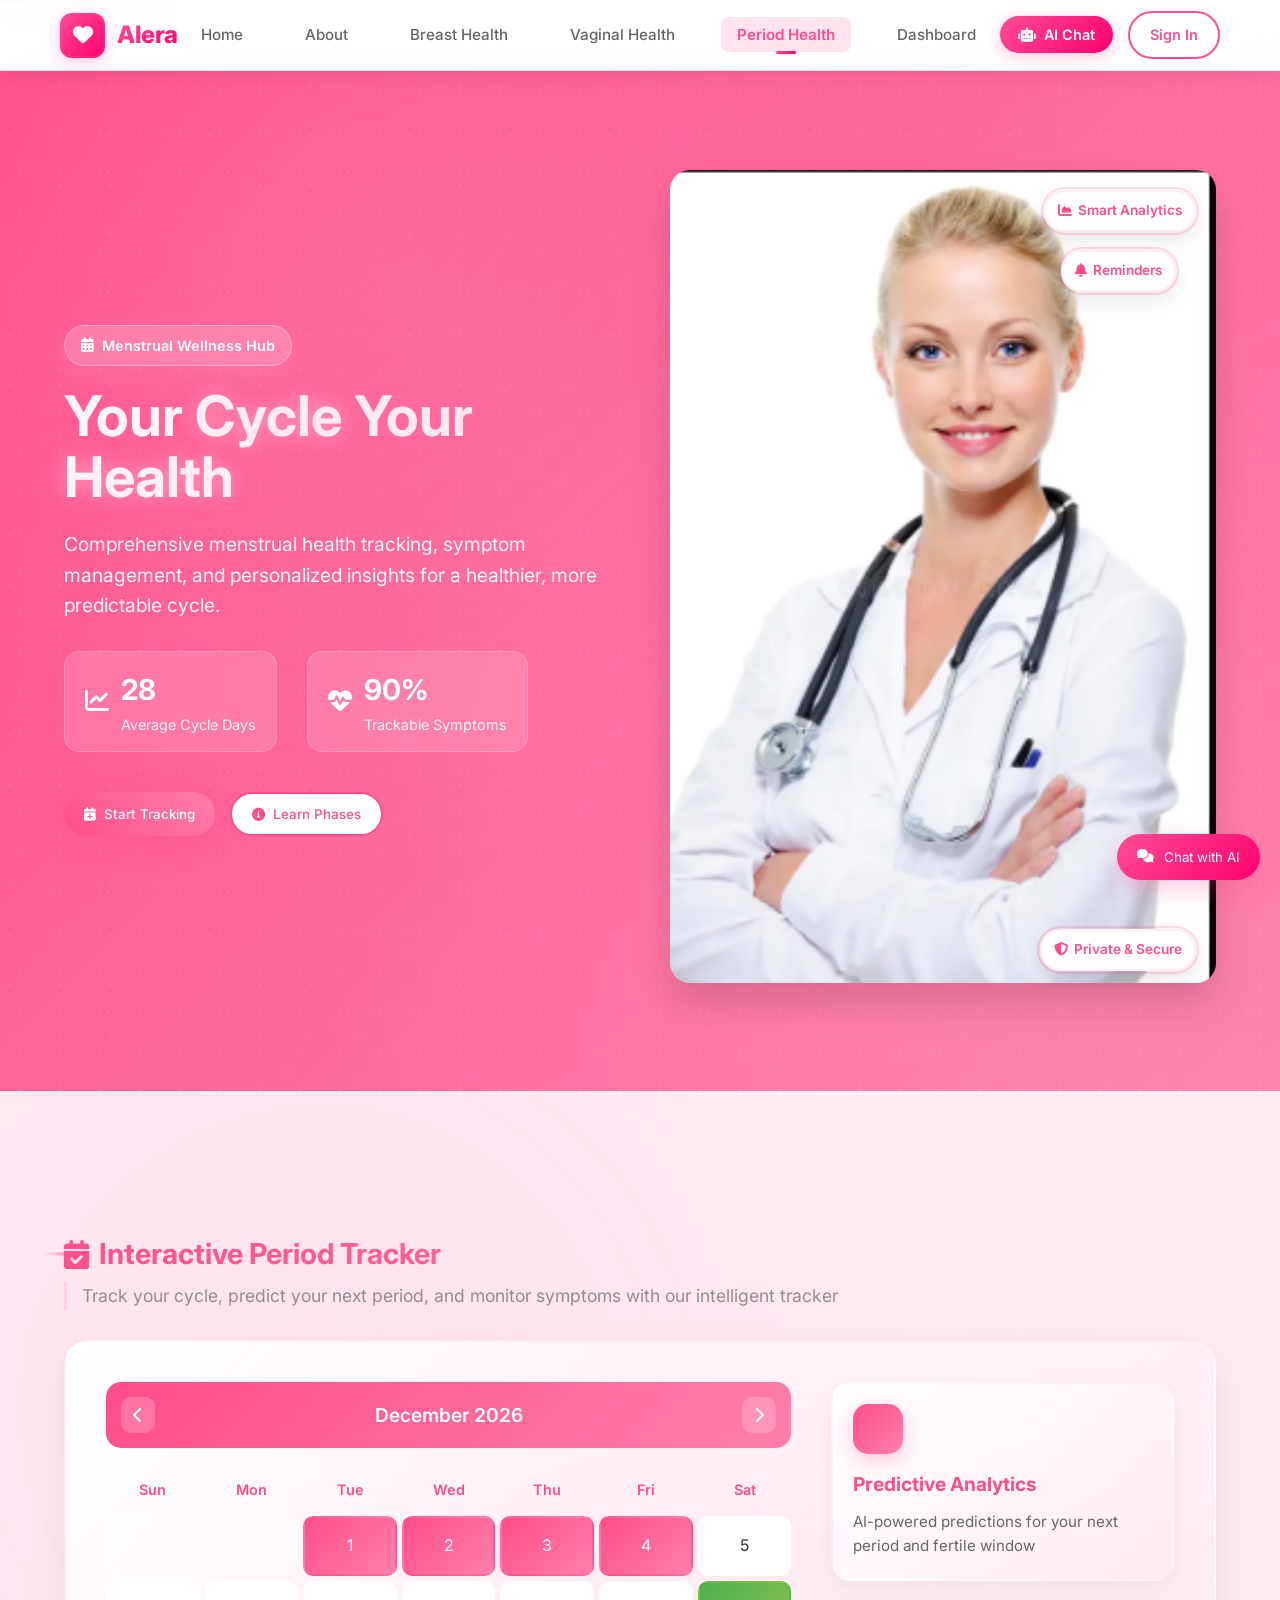
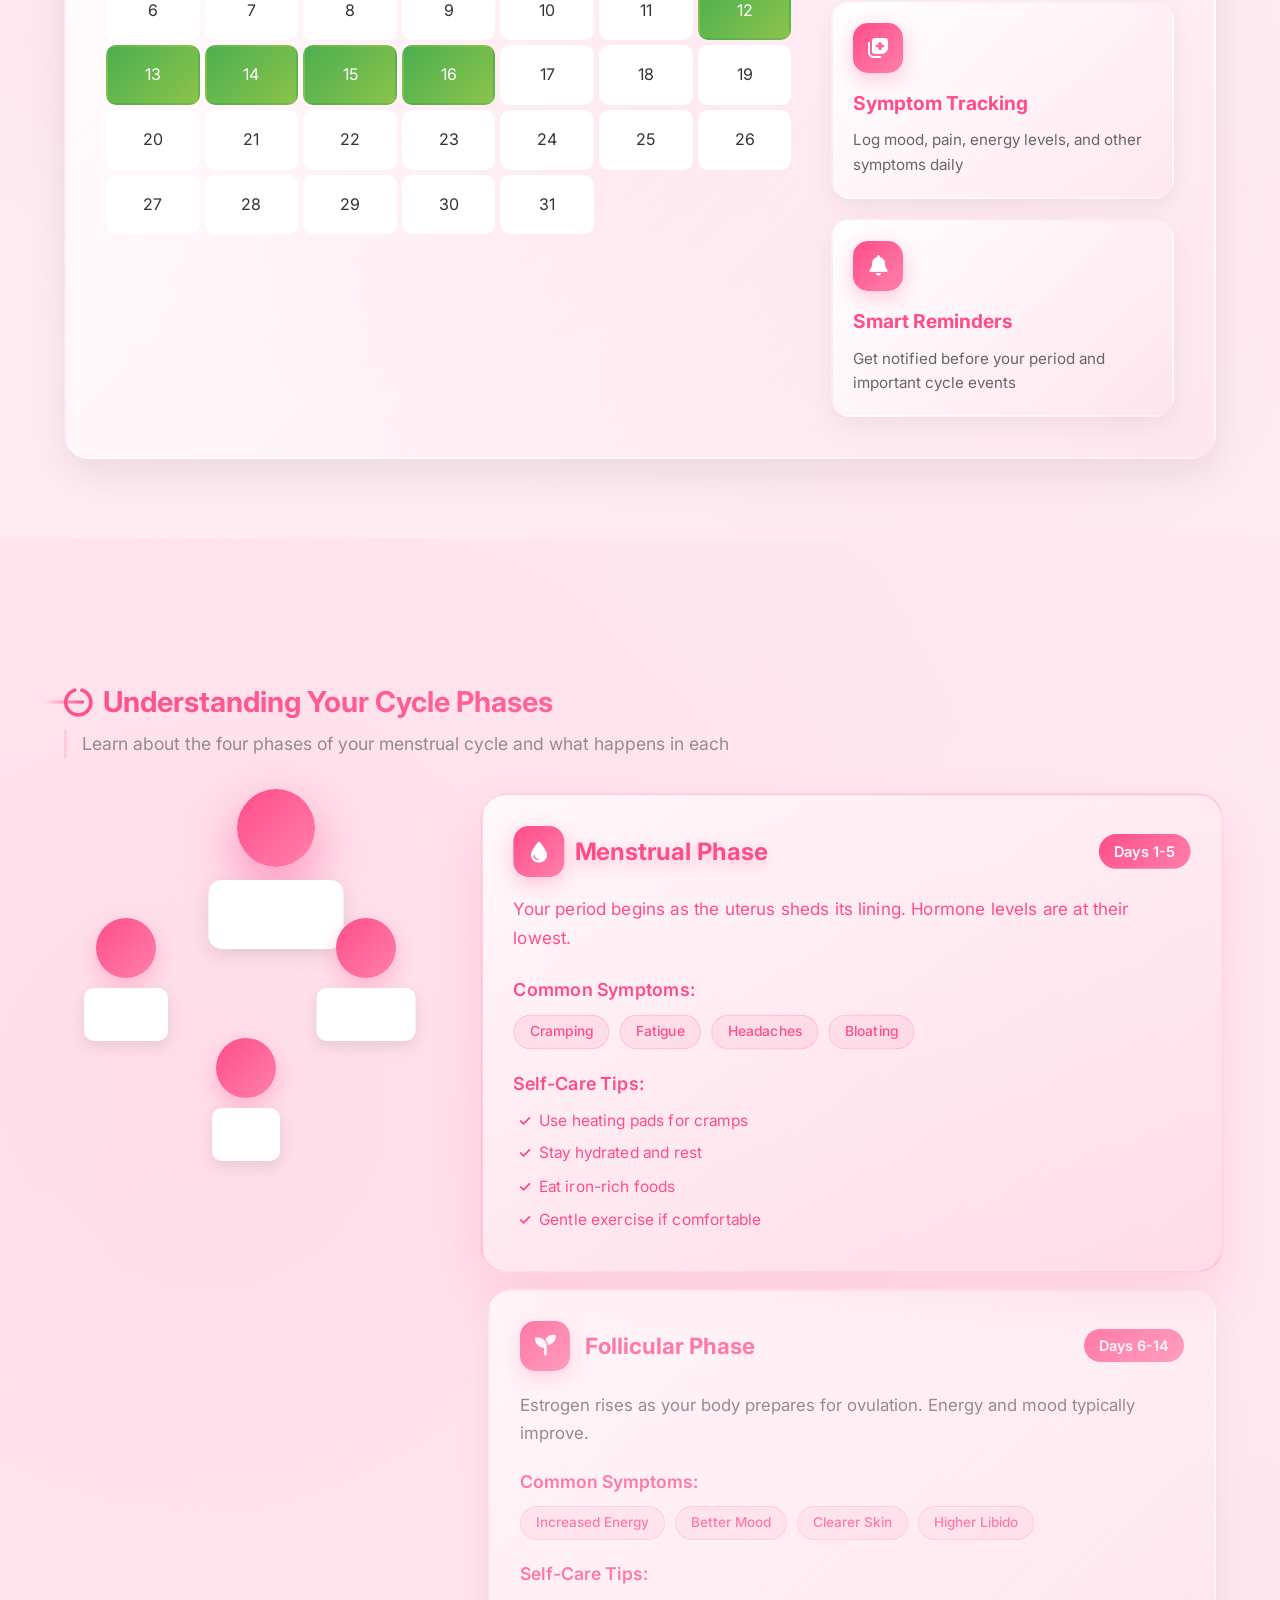
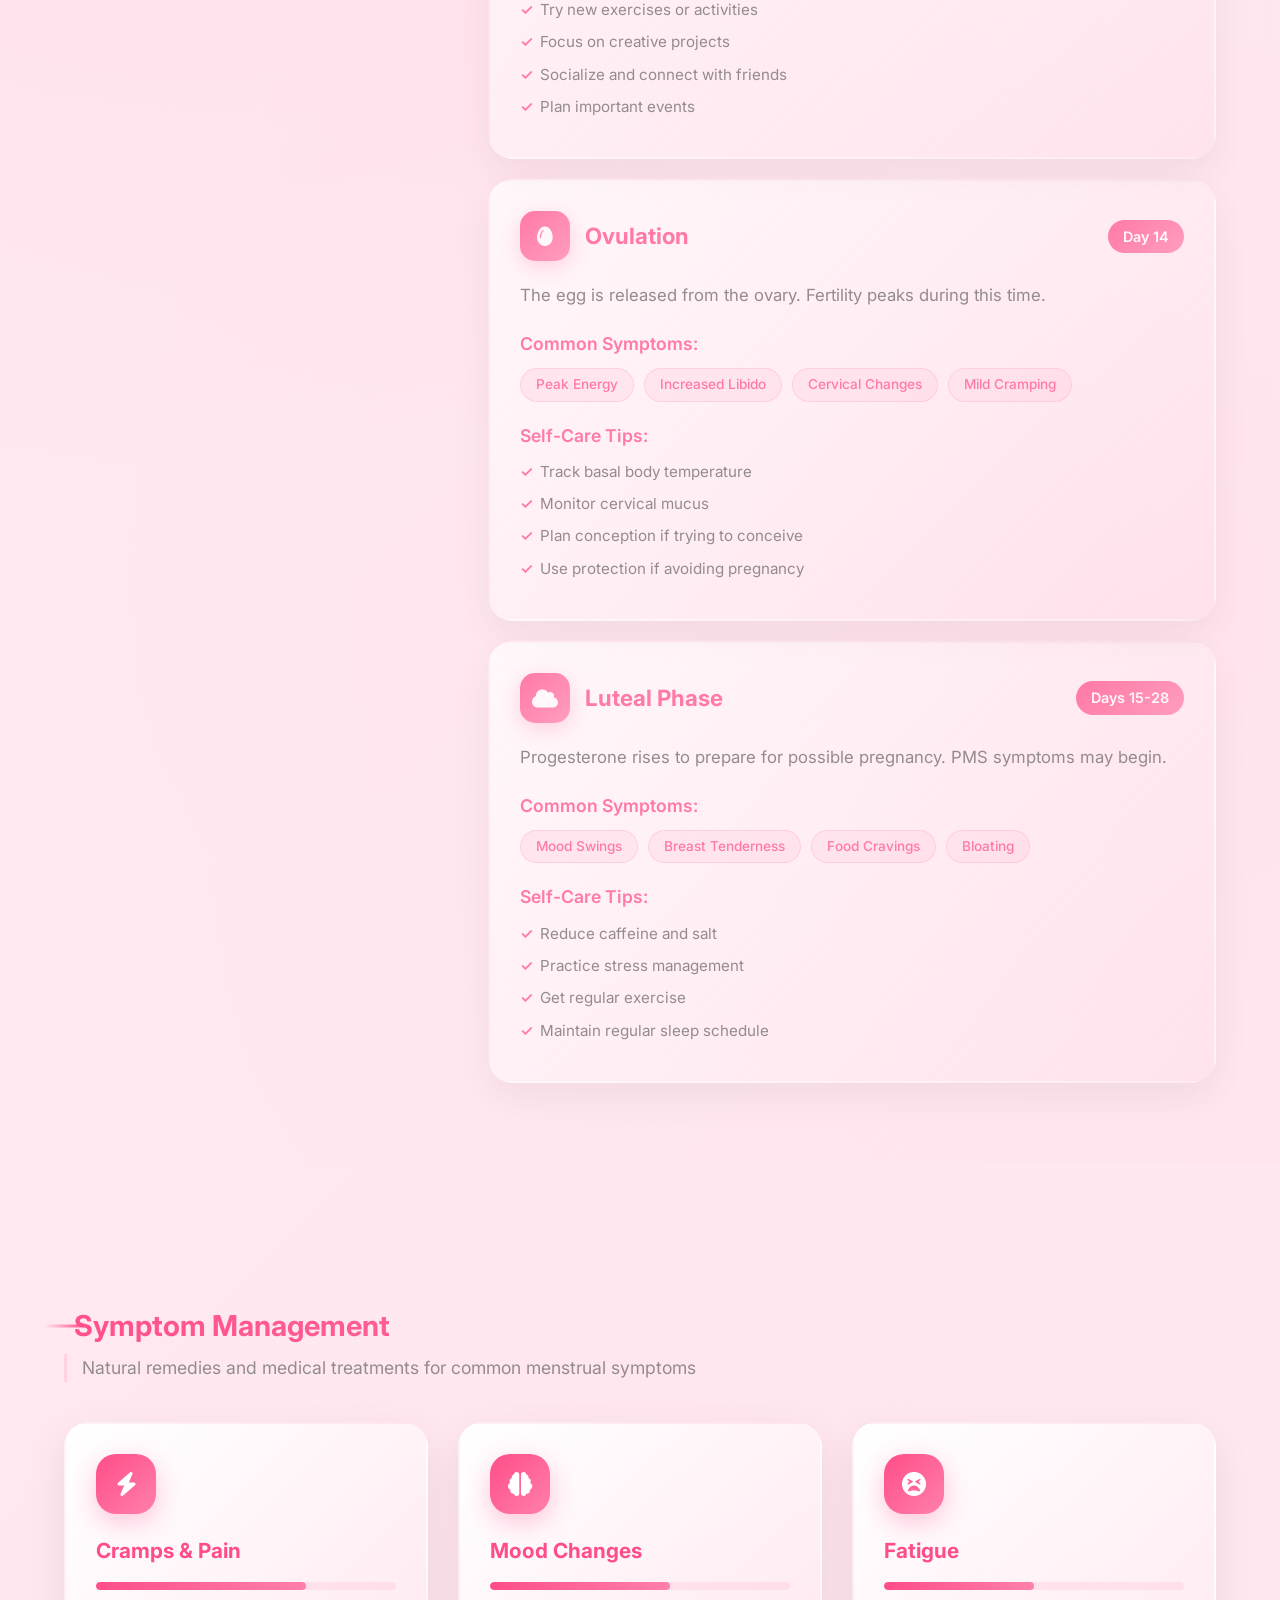
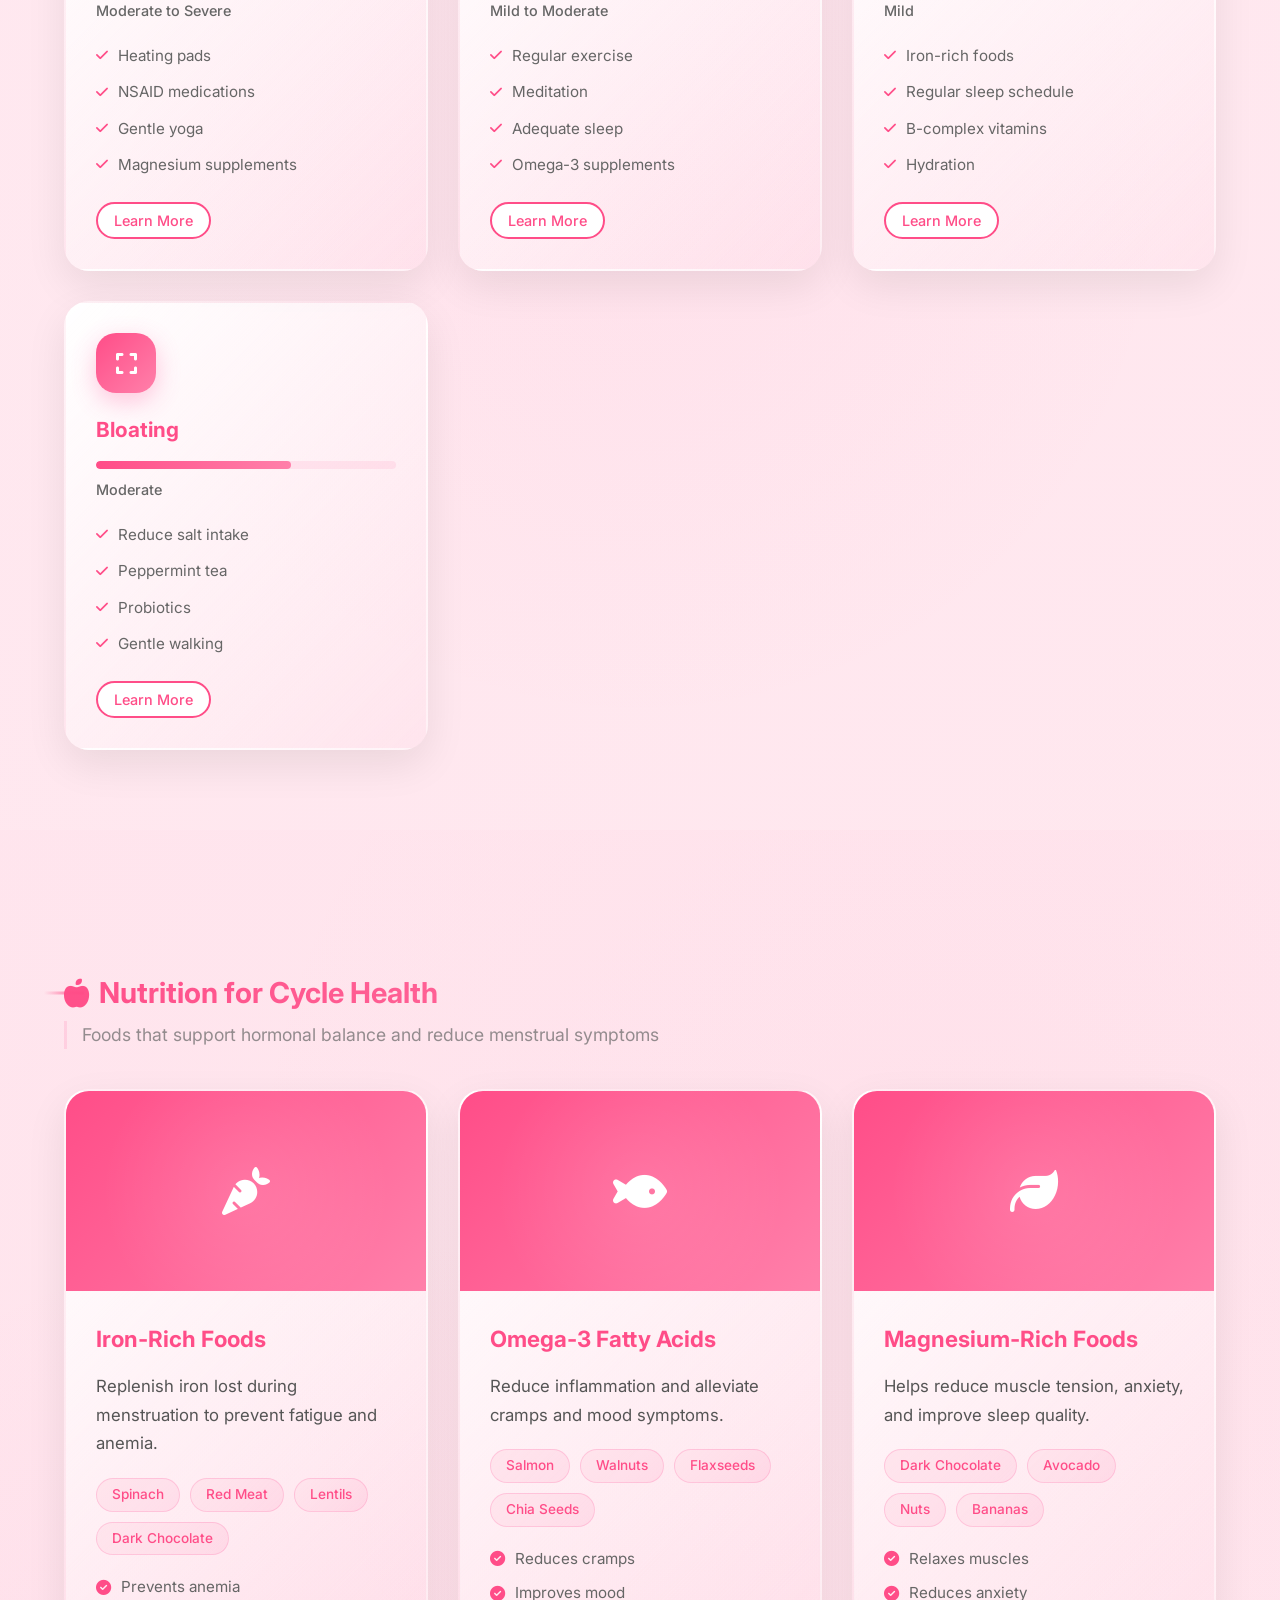
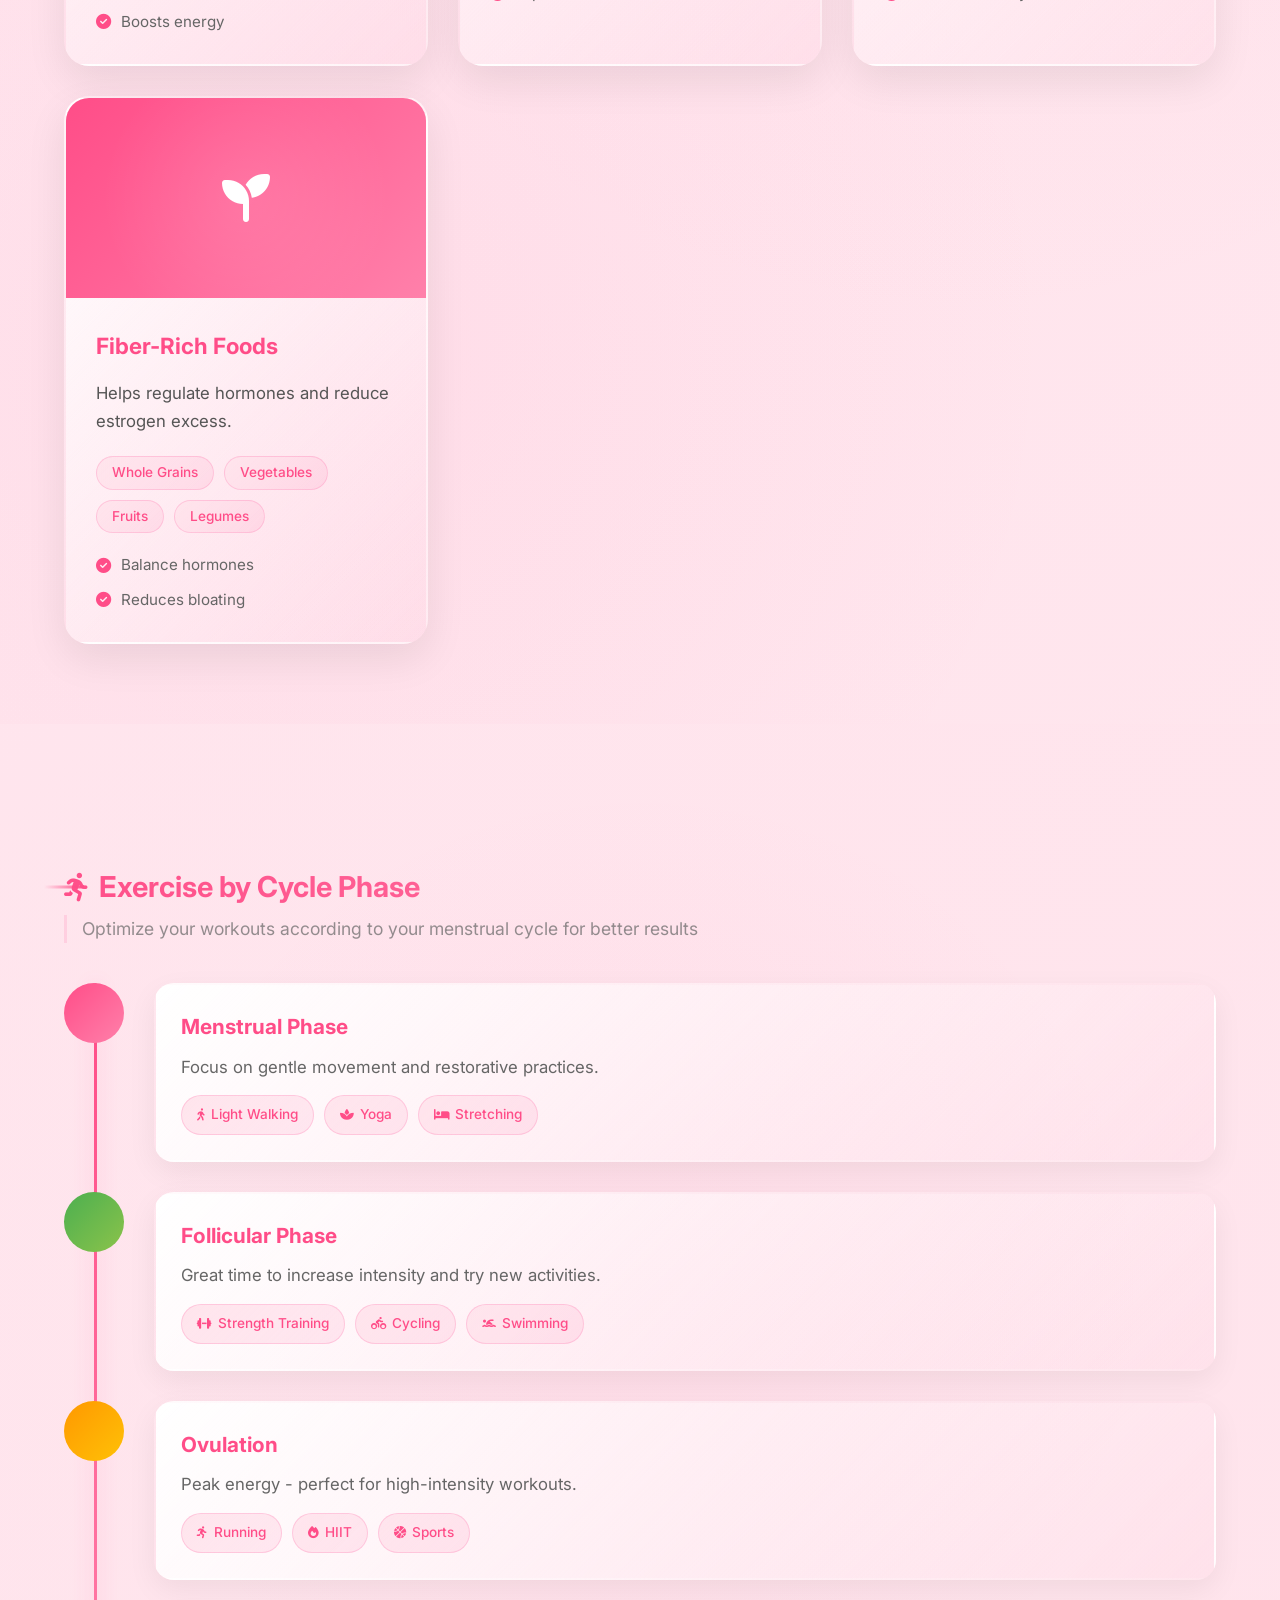
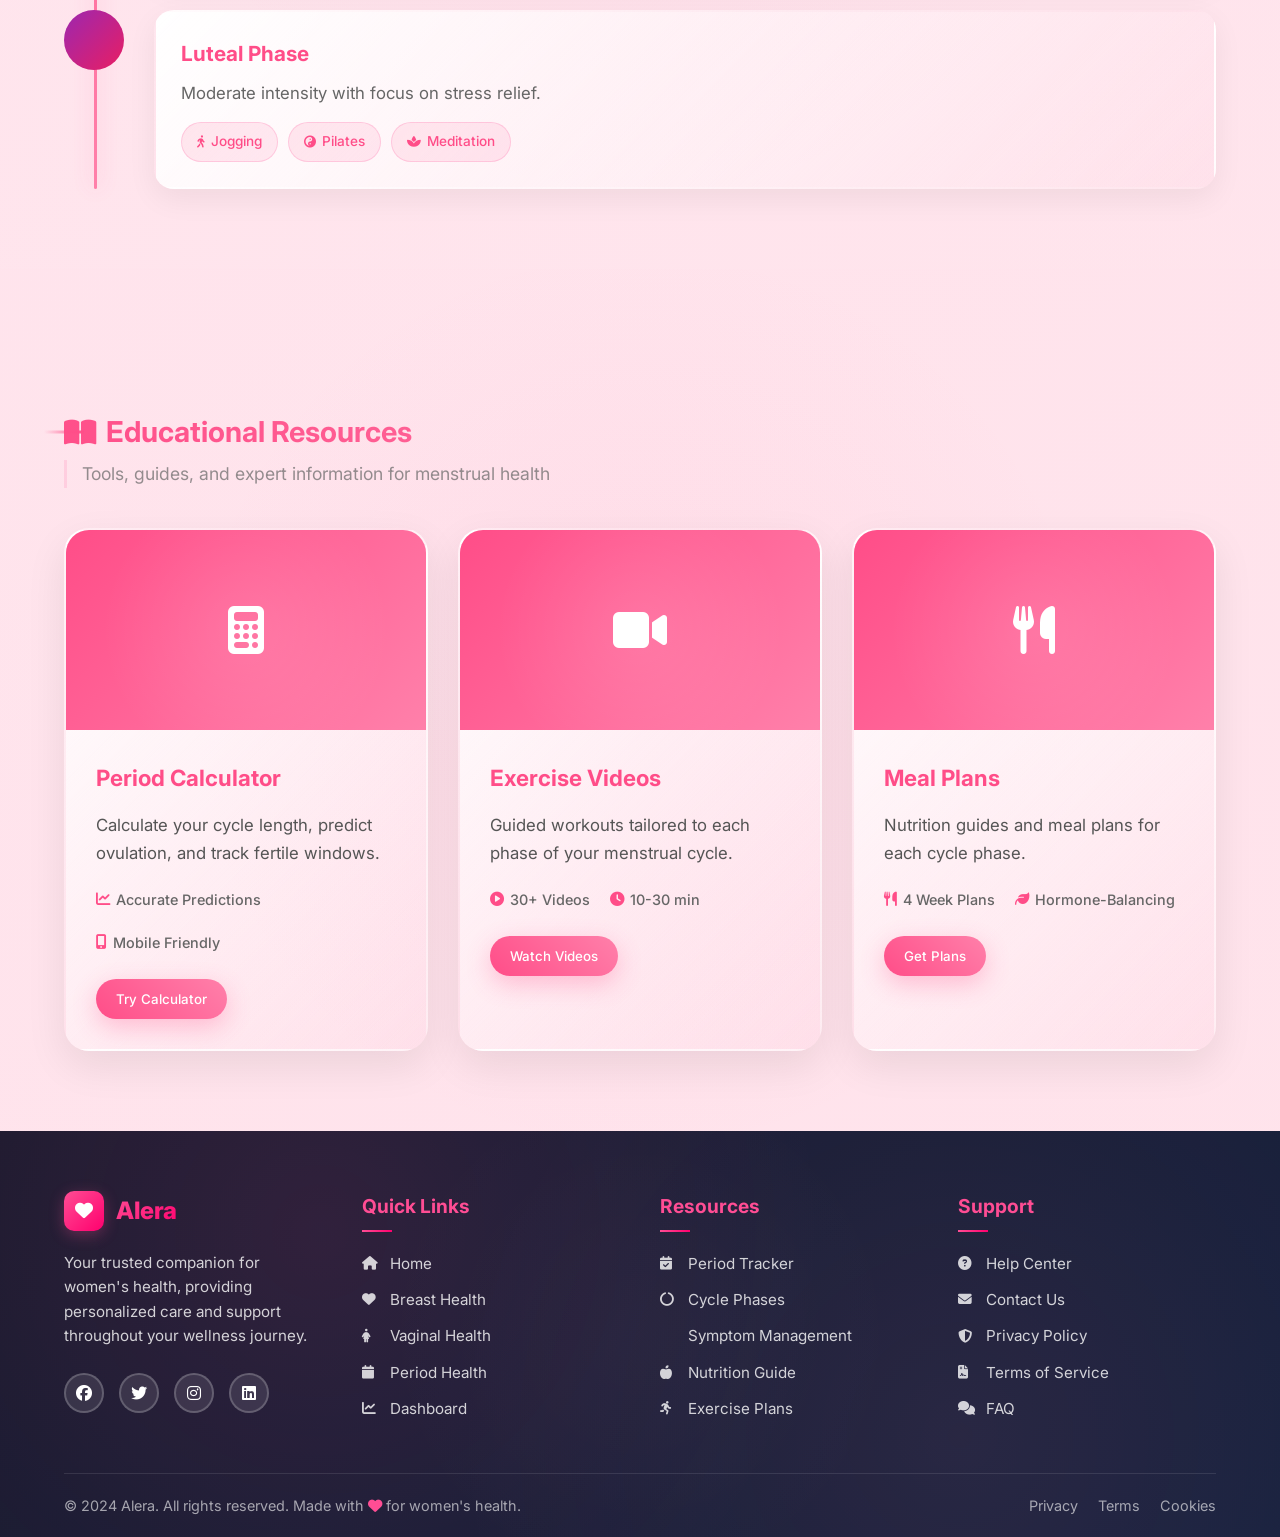
<file: public/menstrual_health.html>
<!DOCTYPE html>
<html lang="en">
<head>
    <meta charset="UTF-8">
    <meta name="viewport" content="width=device-width, initial-scale=1.0">
    <title>Period Health - Alera Women's Health Companion</title>
    <link rel="stylesheet" href="https://cdnjs.cloudflare.com/ajax/libs/font-awesome/6.4.0/css/all.min.css">
    <link rel="stylesheet" href="../assets/css/menstrual.css">
    <link rel="preconnect" href="https://fonts.googleapis.com">
    <link rel="preconnect" href="https://fonts.gstatic.com" crossorigin>
    <link href="https://fonts.googleapis.com/css2?family=Inter:wght@400;500;600;700;800&display=swap" rel="stylesheet">
</head>
<body>
    <!-- Skip to content for accessibility -->
    <a href="#main-content" class="skip-link">Skip to main content</a>

    <!-- Navigation -->
    <nav class="navbar">
        <div class="navbar-container">
            <div class="navbar-brand">
                <a href="index.html" class="logo">
                    <div class="logo-icon">
                        <div class="pulse-ring"></div>
                        <i class="fas fa-heart"></i>
                    </div>
                    <span class="logo-text">Alera</span>
                </a>
            </div>
            
            <ul class="nav-links">
                <li><a href="index.html">Home</a></li>
                <li><a href="about.html">About</a></li>
                <li><a href="breast.html">Breast Health</a></li>
                <li><a href="vaginal_health.html">Vaginal Health</a></li>
                <li><a href="menstrual_health.html" class="active">Period Health</a></li>
                <li><a href="dashboard.html">Dashboard</a></li>
            </ul>

            <div class="nav-actions">
                <button class="chat-btn" onclick="toggleAIChat()">
                    <i class="fas fa-robot"></i>
                    <span>AI Chat</span>
                </button>
                <a href="#signin" class="signin-btn">Sign In</a>
            </div>

            <div class="hamburger" onclick="toggleMobileMenu()">
                <span></span>
                <span></span>
                <span></span>
            </div>
        </div>
    </nav>

    <!-- Main Content -->
    <main id="main-content">
        <!-- Hero Section -->
        <section class="hero-section">
            <div class="hero-particles"></div>
            <div class="container">
                <div class="hero-content">
                    <div class="hero-text">
                        <div class="hero-badge">
                            <i class="fas fa-calendar-alt"></i>
                            <span>Menstrual Wellness Hub</span>
                        </div>
                        <h1 class="hero-title">
                            Your <span class="highlight">Cycle</span> Your <span class="highlight">Health</span>
                        </h1>
                        <p class="hero-subtitle">
                            Comprehensive menstrual health tracking, symptom management, and personalized insights for a healthier, more predictable cycle.
                        </p>
                        <div class="hero-stats">
                            <div class="hero-stat">
                                <div class="stat-icon">
                                    <i class="fas fa-chart-line"></i>
                                </div>
                                <div class="stat-info">
                                    <span class="stat-number">28</span>
                                    <span class="stat-label">Average Cycle Days</span>
                                </div>
                            </div>
                            <div class="hero-stat">
                                <div class="stat-icon">
                                    <i class="fas fa-heart-pulse"></i>
                                </div>
                                <div class="stat-info">
                                    <span class="stat-number">90%</span>
                                    <span class="stat-label">Trackable Symptoms</span>
                                </div>
                            </div>
                        </div>
                        <div class="hero-actions">
                            <button class="btn btn-primary" onclick="startTracker()">
                                <i class="fas fa-calendar-plus"></i>
                                Start Tracking
                            </button>
                            <button class="btn btn-secondary" onclick="scrollToSection('cycle-phases')">
                                <i class="fas fa-info-circle"></i>
                                Learn Phases
                            </button>
                        </div>
                    </div>
                    <div class="hero-image">
                        <div class="hero-image-container">
                            <img src="../assets/images/doctor.PNG" alt="Menstrual Health Care" class="hero-img">
                            <div class="hero-image-overlay">
                                <div class="floating-badge badge-1">
                                    <i class="fas fa-chart-area"></i>
                                    <span>Smart Analytics</span>
                                </div>
                                <div class="floating-badge badge-2">
                                    <i class="fas fa-bell"></i>
                                    <span>Reminders</span>
                                </div>
                                <div class="floating-badge badge-3">
                                    <i class="fas fa-shield-alt"></i>
                                    <span>Private & Secure</span>
                                </div>
                            </div>
                        </div>
                    </div>
                </div>
            </div>
        </section>

        <!-- Period Tracker Section -->
        <section class="tracker-section">
            <div class="container">
                <div class="section-header">
                    <h2 class="section-title">
                        <i class="fas fa-calendar-check"></i>
                        Interactive Period Tracker
                    </h2>
                    <p class="section-subtitle">Track your cycle, predict your next period, and monitor symptoms with our intelligent tracker</p>
                </div>

                <div class="tracker-card">
                    <div class="calendar-container">
                        <div class="calendar-header">
                            <button class="calendar-nav" onclick="previousMonth()">
                                <i class="fas fa-chevron-left"></i>
                            </button>
                            <h3 class="calendar-month" id="currentMonth">November 2024</h3>
                            <button class="calendar-nav" onclick="nextMonth()">
                                <i class="fas fa-chevron-right"></i>
                            </button>
                        </div>
                        <div class="calendar-grid" id="calendarGrid">
                            <!-- Calendar will be generated by JavaScript -->
                        </div>
                    </div>
                    
                    <div class="tracker-features">
                        <div class="feature-card">
                            <div class="feature-icon">
                                <i class="fas fa-predict"></i>
                            </div>
                            <h4>Predictive Analytics</h4>
                            <p>AI-powered predictions for your next period and fertile window</p>
                        </div>
                        <div class="feature-card">
                            <div class="feature-icon">
                                <i class="fas fa-notes-medical"></i>
                            </div>
                            <h4>Symptom Tracking</h4>
                            <p>Log mood, pain, energy levels, and other symptoms daily</p>
                        </div>
                        <div class="feature-card">
                            <div class="feature-icon">
                                <i class="fas fa-bell"></i>
                            </div>
                            <h4>Smart Reminders</h4>
                            <p>Get notified before your period and important cycle events</p>
                        </div>
                    </div>
                </div>
            </div>
        </section>

        <!-- Cycle Phases Section -->
        <section class="cycle-phases-section" id="cycle-phases">
            <div class="container">
                <div class="section-header">
                    <h2 class="section-title">
                        <i class="fas fa-circle-notch"></i>
                        Understanding Your Cycle Phases
                    </h2>
                    <p class="section-subtitle">Learn about the four phases of your menstrual cycle and what happens in each</p>
                </div>

                <div class="cycle-container">
                    <div class="cycle-visual">
                        <div class="cycle-circle">
                            <div class="phase-dot phase-1 active" data-phase="menstrual">
                                <div class="phase-info">
                                    <h4>Menstrual Phase</h4>
                                    <p>Days 1-5</p>
                                </div>
                            </div>
                            <div class="phase-dot phase-2" data-phase="follicular">
                                <div class="phase-info">
                                    <h4>Follicular Phase</h4>
                                    <p>Days 6-14</p>
                                </div>
                            </div>
                            <div class="phase-dot phase-3" data-phase="ovulation">
                                <div class="phase-info">
                                    <h4>Ovulation</h4>
                                    <p>Day 14</p>
                                </div>
                            </div>
                            <div class="phase-dot phase-4" data-phase="luteal">
                                <div class="phase-info">
                                    <h4>Luteal Phase</h4>
                                    <p>Days 15-28</p>
                                </div>
                            </div>
                        </div>
                    </div>

                    <div class="phase-details">
                        <div class="phase-card active" id="menstrual-phase">
                            <div class="phase-header">
                                <div class="phase-icon">
                                    <i class="fas fa-tint"></i>
                                </div>
                                <h3>Menstrual Phase</h3>
                                <span class="phase-days">Days 1-5</span>
                            </div>
                            <div class="phase-content">
                                <p>Your period begins as the uterus sheds its lining. Hormone levels are at their lowest.</p>
                                <div class="phase-symptoms">
                                    <h5>Common Symptoms:</h5>
                                    <div class="symptom-tags">
                                        <span class="symptom-tag">Cramping</span>
                                        <span class="symptom-tag">Fatigue</span>
                                        <span class="symptom-tag">Headaches</span>
                                        <span class="symptom-tag">Bloating</span>
                                    </div>
                                </div>
                                <div class="phase-tips">
                                    <h5>Self-Care Tips:</h5>
                                    <ul>
                                        <li>Use heating pads for cramps</li>
                                        <li>Stay hydrated and rest</li>
                                        <li>Eat iron-rich foods</li>
                                        <li>Gentle exercise if comfortable</li>
                                    </ul>
                                </div>
                            </div>
                        </div>

                        <div class="phase-card" id="follicular-phase">
                            <div class="phase-header">
                                <div class="phase-icon">
                                    <i class="fas fa-seedling"></i>
                                </div>
                                <h3>Follicular Phase</h3>
                                <span class="phase-days">Days 6-14</span>
                            </div>
                            <div class="phase-content">
                                <p>Estrogen rises as your body prepares for ovulation. Energy and mood typically improve.</p>
                                <div class="phase-symptoms">
                                    <h5>Common Symptoms:</h5>
                                    <div class="symptom-tags">
                                        <span class="symptom-tag">Increased Energy</span>
                                        <span class="symptom-tag">Better Mood</span>
                                        <span class="symptom-tag">Clearer Skin</span>
                                        <span class="symptom-tag">Higher Libido</span>
                                    </div>
                                </div>
                                <div class="phase-tips">
                                    <h5>Self-Care Tips:</h5>
                                    <ul>
                                        <li>Try new exercises or activities</li>
                                        <li>Focus on creative projects</li>
                                        <li>Socialize and connect with friends</li>
                                        <li>Plan important events</li>
                                    </ul>
                                </div>
                            </div>
                        </div>

                        <div class="phase-card" id="ovulation-phase">
                            <div class="phase-header">
                                <div class="phase-icon">
                                    <i class="fas fa-egg"></i>
                                </div>
                                <h3>Ovulation</h3>
                                <span class="phase-days">Day 14</span>
                            </div>
                            <div class="phase-content">
                                <p>The egg is released from the ovary. Fertility peaks during this time.</p>
                                <div class="phase-symptoms">
                                    <h5>Common Symptoms:</h5>
                                    <div class="symptom-tags">
                                        <span class="symptom-tag">Peak Energy</span>
                                        <span class="symptom-tag">Increased Libido</span>
                                        <span class="symptom-tag">Cervical Changes</span>
                                        <span class="symptom-tag">Mild Cramping</span>
                                    </div>
                                </div>
                                <div class="phase-tips">
                                    <h5>Self-Care Tips:</h5>
                                    <ul>
                                        <li>Track basal body temperature</li>
                                        <li>Monitor cervical mucus</li>
                                        <li>Plan conception if trying to conceive</li>
                                        <li>Use protection if avoiding pregnancy</li>
                                    </ul>
                                </div>
                            </div>
                        </div>

                        <div class="phase-card" id="luteal-phase">
                            <div class="phase-header">
                                <div class="phase-icon">
                                    <i class="fas fa-cloud"></i>
                                </div>
                                <h3>Luteal Phase</h3>
                                <span class="phase-days">Days 15-28</span>
                            </div>
                            <div class="phase-content">
                                <p>Progesterone rises to prepare for possible pregnancy. PMS symptoms may begin.</p>
                                <div class="phase-symptoms">
                                    <h5>Common Symptoms:</h5>
                                    <div class="symptom-tags">
                                        <span class="symptom-tag">Mood Swings</span>
                                        <span class="symptom-tag">Breast Tenderness</span>
                                        <span class="symptom-tag">Food Cravings</span>
                                        <span class="symptom-tag">Bloating</span>
                                    </div>
                                </div>
                                <div class="phase-tips">
                                    <h5>Self-Care Tips:</h5>
                                    <ul>
                                        <li>Reduce caffeine and salt</li>
                                        <li>Practice stress management</li>
                                        <li>Get regular exercise</li>
                                        <li>Maintain regular sleep schedule</li>
                                    </ul>
                                </div>
                            </div>
                        </div>
                    </div>
                </div>
            </div>
        </section>

        <!-- Symptom Management Section -->
        <section class="symptom-section">
            <div class="container">
                <div class="section-header">
                    <h2 class="section-title">
                        <i class="fas fa-medical-kit"></i>
                        Symptom Management
                    </h2>
                    <p class="section-subtitle">Natural remedies and medical treatments for common menstrual symptoms</p>
                </div>

                <div class="symptom-grid">
                    <div class="symptom-card">
                        <div class="symptom-icon">
                            <i class="fas fa-bolt"></i>
                        </div>
                        <h3>Cramps & Pain</h3>
                        <div class="severity-indicator">
                            <div class="severity-bar">
                                <div class="severity-fill" style="width: 70%"></div>
                            </div>
                            <span>Moderate to Severe</span>
                        </div>
                        <div class="treatment-list">
                            <div class="treatment-item">
                                <i class="fas fa-check"></i>
                                <span>Heating pads</span>
                            </div>
                            <div class="treatment-item">
                                <i class="fas fa-check"></i>
                                <span>NSAID medications</span>
                            </div>
                            <div class="treatment-item">
                                <i class="fas fa-check"></i>
                                <span>Gentle yoga</span>
                            </div>
                            <div class="treatment-item">
                                <i class="fas fa-check"></i>
                                <span>Magnesium supplements</span>
                            </div>
                        </div>
                        <button class="btn btn-secondary btn-small">Learn More</button>
                    </div>

                    <div class="symptom-card">
                        <div class="symptom-icon">
                            <i class="fas fa-brain"></i>
                        </div>
                        <h3>Mood Changes</h3>
                        <div class="severity-indicator">
                            <div class="severity-bar">
                                <div class="severity-fill" style="width: 60%"></div>
                            </div>
                            <span>Mild to Moderate</span>
                        </div>
                        <div class="treatment-list">
                            <div class="treatment-item">
                                <i class="fas fa-check"></i>
                                <span>Regular exercise</span>
                            </div>
                            <div class="treatment-item">
                                <i class="fas fa-check"></i>
                                <span>Meditation</span>
                            </div>
                            <div class="treatment-item">
                                <i class="fas fa-check"></i>
                                <span>Adequate sleep</span>
                            </div>
                            <div class="treatment-item">
                                <i class="fas fa-check"></i>
                                <span>Omega-3 supplements</span>
                            </div>
                        </div>
                        <button class="btn btn-secondary btn-small">Learn More</button>
                    </div>

                    <div class="symptom-card">
                        <div class="symptom-icon">
                            <i class="fas fa-tired"></i>
                        </div>
                        <h3>Fatigue</h3>
                        <div class="severity-indicator">
                            <div class="severity-bar">
                                <div class="severity-fill" style="width: 50%"></div>
                            </div>
                            <span>Mild</span>
                        </div>
                        <div class="treatment-list">
                            <div class="treatment-item">
                                <i class="fas fa-check"></i>
                                <span>Iron-rich foods</span>
                            </div>
                            <div class="treatment-item">
                                <i class="fas fa-check"></i>
                                <span>Regular sleep schedule</span>
                            </div>
                            <div class="treatment-item">
                                <i class="fas fa-check"></i>
                                <span>B-complex vitamins</span>
                            </div>
                            <div class="treatment-item">
                                <i class="fas fa-check"></i>
                                <span>Hydration</span>
                            </div>
                        </div>
                        <button class="btn btn-secondary btn-small">Learn More</button>
                    </div>

                    <div class="symptom-card">
                        <div class="symptom-icon">
                            <i class="fas fa-expand"></i>
                        </div>
                        <h3>Bloating</h3>
                        <div class="severity-indicator">
                            <div class="severity-bar">
                                <div class="severity-fill" style="width: 65%"></div>
                            </div>
                            <span>Moderate</span>
                        </div>
                        <div class="treatment-list">
                            <div class="treatment-item">
                                <i class="fas fa-check"></i>
                                <span>Reduce salt intake</span>
                            </div>
                            <div class="treatment-item">
                                <i class="fas fa-check"></i>
                                <span>Peppermint tea</span>
                            </div>
                            <div class="treatment-item">
                                <i class="fas fa-check"></i>
                                <span>Probiotics</span>
                            </div>
                            <div class="treatment-item">
                                <i class="fas fa-check"></i>
                                <span>Gentle walking</span>
                            </div>
                        </div>
                        <button class="btn btn-secondary btn-small">Learn More</button>
                    </div>
                </div>
            </div>
        </section>

        <!-- Nutrition Section -->
        <section class="nutrition-section">
            <div class="container">
                <div class="section-header">
                    <h2 class="section-title">
                        <i class="fas fa-apple-alt"></i>
                        Nutrition for Cycle Health
                    </h2>
                    <p class="section-subtitle">Foods that support hormonal balance and reduce menstrual symptoms</p>
                </div>

                <div class="nutrition-grid">
                    <div class="nutrition-card">
                        <div class="food-image">
                            <i class="fas fa-carrot"></i>
                        </div>
                        <div class="nutrition-content">
                            <h3>Iron-Rich Foods</h3>
                            <p>Replenish iron lost during menstruation to prevent fatigue and anemia.</p>
                            <div class="food-examples">
                                <span class="food-tag">Spinach</span>
                                <span class="food-tag">Red Meat</span>
                                <span class="food-tag">Lentils</span>
                                <span class="food-tag">Dark Chocolate</span>
                            </div>
                            <div class="nutrition-benefits">
                                <div class="benefit-item">
                                    <i class="fas fa-check-circle"></i>
                                    <span>Prevents anemia</span>
                                </div>
                                <div class="benefit-item">
                                    <i class="fas fa-check-circle"></i>
                                    <span>Boosts energy</span>
                                </div>
                            </div>
                        </div>
                    </div>

                    <div class="nutrition-card">
                        <div class="food-image">
                            <i class="fas fa-fish"></i>
                        </div>
                        <div class="nutrition-content">
                            <h3>Omega-3 Fatty Acids</h3>
                            <p>Reduce inflammation and alleviate cramps and mood symptoms.</p>
                            <div class="food-examples">
                                <span class="food-tag">Salmon</span>
                                <span class="food-tag">Walnuts</span>
                                <span class="food-tag">Flaxseeds</span>
                                <span class="food-tag">Chia Seeds</span>
                            </div>
                            <div class="nutrition-benefits">
                                <div class="benefit-item">
                                    <i class="fas fa-check-circle"></i>
                                    <span>Reduces cramps</span>
                                </div>
                                <div class="benefit-item">
                                    <i class="fas fa-check-circle"></i>
                                    <span>Improves mood</span>
                                </div>
                            </div>
                        </div>
                    </div>

                    <div class="nutrition-card">
                        <div class="food-image">
                            <i class="fas fa-leaf"></i>
                        </div>
                        <div class="nutrition-content">
                            <h3>Magnesium-Rich Foods</h3>
                            <p>Helps reduce muscle tension, anxiety, and improve sleep quality.</p>
                            <div class="food-examples">
                                <span class="food-tag">Dark Chocolate</span>
                                <span class="food-tag">Avocado</span>
                                <span class="food-tag">Nuts</span>
                                <span class="food-tag">Bananas</span>
                            </div>
                            <div class="nutrition-benefits">
                                <div class="benefit-item">
                                    <i class="fas fa-check-circle"></i>
                                    <span>Relaxes muscles</span>
                                </div>
                                <div class="benefit-item">
                                    <i class="fas fa-check-circle"></i>
                                    <span>Reduces anxiety</span>
                                </div>
                            </div>
                        </div>
                    </div>

                    <div class="nutrition-card">
                        <div class="food-image">
                            <i class="fas fa-seedling"></i>
                        </div>
                        <div class="nutrition-content">
                            <h3>Fiber-Rich Foods</h3>
                            <p>Helps regulate hormones and reduce estrogen excess.</p>
                            <div class="food-examples">
                                <span class="food-tag">Whole Grains</span>
                                <span class="food-tag">Vegetables</span>
                                <span class="food-tag">Fruits</span>
                                <span class="food-tag">Legumes</span>
                            </div>
                            <div class="nutrition-benefits">
                                <div class="benefit-item">
                                    <i class="fas fa-check-circle"></i>
                                    <span>Balance hormones</span>
                                </div>
                                <div class="benefit-item">
                                    <i class="fas fa-check-circle"></i>
                                    <span>Reduces bloating</span>
                                </div>
                            </div>
                        </div>
                    </div>
                </div>
            </div>
        </section>

        <!-- Exercise Section -->
        <section class="exercise-section">
            <div class="container">
                <div class="section-header">
                    <h2 class="section-title">
                        <i class="fas fa-running"></i>
                        Exercise by Cycle Phase
                    </h2>
                    <p class="section-subtitle">Optimize your workouts according to your menstrual cycle for better results</p>
                </div>

                <div class="exercise-timeline">
                    <div class="exercise-phase">
                        <div class="phase-marker menstrual"></div>
                        <div class="exercise-content">
                            <h4>Menstrual Phase</h4>
                            <p>Focus on gentle movement and restorative practices.</p>
                            <div class="exercise-types">
                                <div class="exercise-type">
                                    <i class="fas fa-walking"></i>
                                    <span>Light Walking</span>
                                </div>
                                <div class="exercise-type">
                                    <i class="fas fa-spa"></i>
                                    <span>Yoga</span>
                                </div>
                                <div class="exercise-type">
                                    <i class="fas fa-bed"></i>
                                    <span>Stretching</span>
                                </div>
                            </div>
                        </div>
                    </div>

                    <div class="exercise-phase">
                        <div class="phase-marker follicular"></div>
                        <div class="exercise-content">
                            <h4>Follicular Phase</h4>
                            <p>Great time to increase intensity and try new activities.</p>
                            <div class="exercise-types">
                                <div class="exercise-type">
                                    <i class="fas fa-dumbbell"></i>
                                    <span>Strength Training</span>
                                </div>
                                <div class="exercise-type">
                                    <i class="fas fa-biking"></i>
                                    <span>Cycling</span>
                                </div>
                                <div class="exercise-type">
                                    <i class="fas fa-swimmer"></i>
                                    <span>Swimming</span>
                                </div>
                            </div>
                        </div>
                    </div>

                    <div class="exercise-phase">
                        <div class="phase-marker ovulation"></div>
                        <div class="exercise-content">
                            <h4>Ovulation</h4>
                            <p>Peak energy - perfect for high-intensity workouts.</p>
                            <div class="exercise-types">
                                <div class="exercise-type">
                                    <i class="fas fa-running"></i>
                                    <span>Running</span>
                                </div>
                                <div class="exercise-type">
                                    <i class="fas fa-fire"></i>
                                    <span>HIIT</span>
                                </div>
                                <div class="exercise-type">
                                    <i class="fas fa-basketball-ball"></i>
                                    <span>Sports</span>
                                </div>
                            </div>
                        </div>
                    </div>

                    <div class="exercise-phase">
                        <div class="phase-marker luteal"></div>
                        <div class="exercise-content">
                            <h4>Luteal Phase</h4>
                            <p>Moderate intensity with focus on stress relief.</p>
                            <div class="exercise-types">
                                <div class="exercise-type">
                                    <i class="fas fa-person-walking"></i>
                                    <span>Jogging</span>
                                </div>
                                <div class="exercise-type">
                                    <i class="fas fa-yin-yang"></i>
                                    <span>Pilates</span>
                                </div>
                                <div class="exercise-type">
                                    <i class="fas fa-spa"></i>
                                    <span>Meditation</span>
                                </div>
                            </div>
                        </div>
                    </div>
                </div>
            </div>
        </section>

        <!-- Resources Section -->
        <section class="resources-section">
            <div class="container">
                <div class="section-header">
                    <h2 class="section-title">
                        <i class="fas fa-book-open"></i>
                        Educational Resources
                    </h2>
                    <p class="section-subtitle">Tools, guides, and expert information for menstrual health</p>
                </div>

                <div class="resources-grid">
                    <div class="resource-card">
                        <div class="resource-image">
                            <i class="fas fa-calculator"></i>
                        </div>
                        <div class="resource-content">
                            <h3>Period Calculator</h3>
                            <p>Calculate your cycle length, predict ovulation, and track fertile windows.</p>
                            <div class="resource-stats">
                                <span><i class="fas fa-chart-line"></i> Accurate Predictions</span>
                                <span><i class="fas fa-mobile-alt"></i> Mobile Friendly</span>
                            </div>
                            <button class="btn btn-primary">Try Calculator</button>
                        </div>
                    </div>

                    <div class="resource-card">
                        <div class="resource-image">
                            <i class="fas fa-video"></i>
                        </div>
                        <div class="resource-content">
                            <h3>Exercise Videos</h3>
                            <p>Guided workouts tailored to each phase of your menstrual cycle.</p>
                            <div class="resource-stats">
                                <span><i class="fas fa-play-circle"></i> 30+ Videos</span>
                                <span><i class="fas fa-clock"></i> 10-30 min</span>
                            </div>
                            <button class="btn btn-primary">Watch Videos</button>
                        </div>
                    </div>

                    <div class="resource-card">
                        <div class="resource-image">
                            <i class="fas fa-utensils"></i>
                        </div>
                        <div class="resource-content">
                            <h3>Meal Plans</h3>
                            <p>Nutrition guides and meal plans for each cycle phase.</p>
                            <div class="resource-stats">
                                <span><i class="fas fa-utensils"></i> 4 Week Plans</span>
                                <span><i class="fas fa-leaf"></i> Hormone-Balancing</span>
                            </div>
                            <button class="btn btn-primary">Get Plans</button>
                        </div>
                    </div>
                </div>
            </div>
        </section>
    </main>

    <!-- Dark Footer -->
    <footer class="dark-footer">
        <div class="container">
            <div class="footer-content">
                <div class="footer-section">
                    <div class="footer-logo">
                        <div class="logo-icon">
                            <i class="fas fa-heart"></i>
                        </div>
                        <span class="logo-text">Alera</span>
                    </div>
                    <p class="footer-description">
                        Your trusted companion for women's health, providing personalized care and support throughout your wellness journey.
                    </p>
                    <div class="social-links">
                        <a href="#" class="social-link">
                            <i class="fab fa-facebook"></i>
                        </a>
                        <a href="#" class="social-link">
                            <i class="fab fa-twitter"></i>
                        </a>
                        <a href="#" class="social-link">
                            <i class="fab fa-instagram"></i>
                        </a>
                        <a href="#" class="social-link">
                            <i class="fab fa-linkedin"></i>
                        </a>
                    </div>
                </div>

                <div class="footer-section">
                    <h4 class="footer-title">Quick Links</h4>
                    <ul class="footer-links">
                        <li><a href="index.html"><i class="fas fa-home"></i> Home</a></li>
                        <li><a href="breast.html"><i class="fas fa-heart"></i> Breast Health</a></li>
                        <li><a href="vagina.html"><i class="fas fa-female"></i> Vaginal Health</a></li>
                        <li><a href="menstraul.html"><i class="fas fa-calendar"></i> Period Health</a></li>
                        <li><a href="#dashboard"><i class="fas fa-chart-line"></i> Dashboard</a></li>
                    </ul>
                </div>

                <div class="footer-section">
                    <h4 class="footer-title">Resources</h4>
                    <ul class="footer-links">
                        <li><a href="#tracker"><i class="fas fa-calendar-check"></i> Period Tracker</a></li>
                        <li><a href="#cycle-phases"><i class="fas fa-circle-notch"></i> Cycle Phases</a></li>
                        <li><a href="#symptoms"><i class="fas fa-medical-kit"></i> Symptom Management</a></li>
                        <li><a href="#nutrition"><i class="fas fa-apple-alt"></i> Nutrition Guide</a></li>
                        <li><a href="#exercise"><i class="fas fa-running"></i> Exercise Plans</a></li>
                    </ul>
                </div>

                <div class="footer-section">
                    <h4 class="footer-title">Support</h4>
                    <ul class="footer-links">
                        <li><a href="#help"><i class="fas fa-question-circle"></i> Help Center</a></li>
                        <li><a href="#contact"><i class="fas fa-envelope"></i> Contact Us</a></li>
                        <li><a href="#privacy"><i class="fas fa-shield-alt"></i> Privacy Policy</a></li>
                        <li><a href="#terms"><i class="fas fa-file-contract"></i> Terms of Service</a></li>
                        <li><a href="#faq"><i class="fas fa-comments"></i> FAQ</a></li>
                    </ul>
                </div>
            </div>

            <div class="footer-bottom">
                <div class="footer-bottom-content">
                    <p>&copy; 2024 Alera. All rights reserved. Made with <i class="fas fa-heart" style="color: #ff4d94;"></i> for women's health.</p>
                    <div class="footer-bottom-links">
                        <a href="#privacy">Privacy</a>
                        <a href="#terms">Terms</a>
                        <a href="#cookies">Cookies</a>
                    </div>
                </div>
            </div>
        </div>
    </footer>

    <!-- AI Chat Widget -->
    <div class="ai-chat-widget" id="aiChatWidget">
        <div class="ai-chat-header">
            <h4><i class="fas fa-robot"></i> Alera AI Assistant</h4>
            <button class="close-chat" onclick="toggleAIChat()">
                <i class="fas fa-times"></i>
            </button>
        </div>
        <div class="ai-chat-messages" id="chatMessages">
            <div class="ai-message bot">
                <div class="ai-message-content">
                    Hello! I'm here to help with your menstrual health questions. What would you like to know?
                </div>
            </div>
        </div>
        <div class="ai-chat-input">
            <input type="text" placeholder="Ask me anything..." id="chatInput" onkeypress="handleChatKeyPress(event)">
            <button onclick="sendChatMessage()">
                <i class="fas fa-paper-plane"></i>
            </button>
        </div>
    </div>

    <!-- Floating Chat Button -->
    <button class="floating-chat-btn" onclick="toggleAIChat()">
        <i class="fas fa-comments"></i>
        <span>Chat with AI</span>
    </button>

    <script>
        // Mobile menu toggle
        function toggleMobileMenu() {
            const navLinks = document.querySelector('.nav-links');
            const hamburger = document.querySelector('.hamburger');
            navLinks.classList.toggle('active');
            hamburger.classList.toggle('active');
        }

        // AI Chat functionality
        function toggleAIChat() {
            const chatWidget = document.getElementById('aiChatWidget');
            chatWidget.classList.toggle('active');
        }

        function sendChatMessage() {
            const input = document.getElementById('chatInput');
            const messagesContainer = document.getElementById('chatMessages');
            
            if (input.value.trim() === '') return;
            
            // Add user message
            const userMessage = document.createElement('div');
            userMessage.className = 'ai-message user';
            userMessage.innerHTML = `
                <div class="ai-message-content">
                    ${input.value}
                </div>
            `;
            messagesContainer.appendChild(userMessage);
            
            const userInput = input.value;
            input.value = '';
            
            // Show typing indicator
            const typingIndicator = document.createElement('div');
            typingIndicator.className = 'ai-message bot typing';
            typingIndicator.innerHTML = `
                <div class="ai-message-content">
                    <i class="fas fa-ellipsis-h"></i>
                </div>
            `;
            messagesContainer.appendChild(typingIndicator);
            
            // Scroll to bottom
            messagesContainer.scrollTop = messagesContainer.scrollHeight;
            
            // Simulate AI response
            setTimeout(() => {
                typingIndicator.remove();
                
                const botMessage = document.createElement('div');
                botMessage.className = 'ai-message bot';
                botMessage.innerHTML = `
                    <div class="ai-message-content">
                        ${generateMenstrualAIResponse(userInput)}
                    </div>
                `;
                messagesContainer.appendChild(botMessage);
                messagesContainer.scrollTop = messagesContainer.scrollHeight;
            }, 1500);
        }

        function handleChatKeyPress(event) {
            if (event.key === 'Enter') {
                sendChatMessage();
            }
        }

        function generateMenstrualAIResponse(userInput) {
            const responses = {
                'period': 'The average menstrual cycle is 28 days, but can range from 21-35 days. Your period typically lasts 3-7 days. Track your cycle to understand your personal pattern.',
                'cramps': 'Menstrual cramps are caused by uterine contractions. Try heating pads, gentle exercise, over-the-counter pain relievers, or magnesium supplements for relief.',
                'pms': 'PMS symptoms typically occur 1-2 weeks before your period. Exercise, proper nutrition, stress management, and adequate sleep can help manage symptoms.',
                'ovulation': 'Ovulation usually occurs around day 14 of a 28-day cycle. You may notice increased cervical mucus, mild cramping, or temperature changes.',
                'irregular': 'Irregular periods can be caused by stress, weight changes, PCOS, thyroid issues, or perimenopause. Consult a healthcare provider if concerned.',
                'heavy': 'Heavy bleeding (menorrhagia) may require medical attention. Track your flow and consult a doctor if you\'re changing pads/tampons every 1-2 hours.',
                'default': 'I understand you have questions about menstrual health. For personalized advice, consider using our period tracker or consulting with a healthcare provider.'
            };
            
            const lowerInput = userInput.toLowerCase();
            for (const [key, response] of Object.entries(responses)) {
                if (lowerInput.includes(key)) {
                    return response;
                }
            }
            return responses.default;
        }

        // Calendar functionality
        let currentDate = new Date();
        let selectedDate = null;

        function generateCalendar() {
            const year = currentDate.getFullYear();
            const month = currentDate.getMonth();
            const firstDay = new Date(year, month, 1).getDay();
            const daysInMonth = new Date(year, month + 1, 0).getDate();
            
            const monthNames = ['January', 'February', 'March', 'April', 'May', 'June',
                              'July', 'August', 'September', 'October', 'November', 'December'];
            
            document.getElementById('currentMonth').textContent = `${monthNames[month]} ${year}`;
            
            const calendarGrid = document.getElementById('calendarGrid');
            calendarGrid.innerHTML = '';
            
            // Day headers
            const dayHeaders = ['Sun', 'Mon', 'Tue', 'Wed', 'Thu', 'Fri', 'Sat'];
            dayHeaders.forEach(day => {
                const dayHeader = document.createElement('div');
                dayHeader.className = 'calendar-day-header';
                dayHeader.textContent = day;
                calendarGrid.appendChild(dayHeader);
            });
            
            // Empty cells before first day
            for (let i = 0; i < firstDay; i++) {
                const emptyCell = document.createElement('div');
                emptyCell.className = 'calendar-day empty';
                calendarGrid.appendChild(emptyCell);
            }
            
            // Days of month
            for (let day = 1; day <= daysInMonth; day++) {
                const dayCell = document.createElement('div');
                dayCell.className = 'calendar-day';
                dayCell.textContent = day;
                
                // Simulate some period days (demo)
                if (day >= 1 && day <= 4) {
                    dayCell.classList.add('period-day');
                } else if (day >= 12 && day <= 16) {
                    dayCell.classList.add('fertile-day');
                } else if (day === 14) {
                    dayCell.classList.add('ovulation-day');
                }
                
                dayCell.onclick = () => selectDate(day);
                calendarGrid.appendChild(dayCell);
            }
        }

        function selectDate(day) {
            // Remove previous selection
            document.querySelectorAll('.calendar-day.selected').forEach(el => {
                el.classList.remove('selected');
            });
            
            // Add selection to clicked day
            event.target.classList.add('selected');
            selectedDate = day;
        }

        function previousMonth() {
            currentDate.setMonth(currentDate.getMonth() - 1);
            generateCalendar();
        }

        function nextMonth() {
            currentDate.setMonth(currentDate.getMonth() + 1);
            generateCalendar();
        }

        function startTracker() {
            document.querySelector('.tracker-section').scrollIntoView({ behavior: 'smooth' });
        }

        function scrollToSection(sectionId) {
            document.getElementById(sectionId).scrollIntoView({ behavior: 'smooth' });
        }

        // Cycle phases interaction
        document.querySelectorAll('.phase-dot').forEach(dot => {
            dot.addEventListener('click', function() {
                const phase = this.dataset.phase;
                
                // Remove active class from all dots and cards
                document.querySelectorAll('.phase-dot').forEach(d => d.classList.remove('active'));
                document.querySelectorAll('.phase-card').forEach(c => c.classList.remove('active'));
                
                // Add active class to clicked dot and corresponding card
                this.classList.add('active');
                document.getElementById(`${phase}-phase`).classList.add('active');
            });
        });

        // Smooth scroll for anchor links
        document.querySelectorAll('a[href^="#"]').forEach(anchor => {
            anchor.addEventListener('click', function (e) {
                e.preventDefault();
                const target = document.querySelector(this.getAttribute('href'));
                if (target) {
                    target.scrollIntoView({ behavior: 'smooth' });
                }
            });
        });

        // Initialize calendar on page load
        generateCalendar();
    </script>
</body>
</html>
</file>
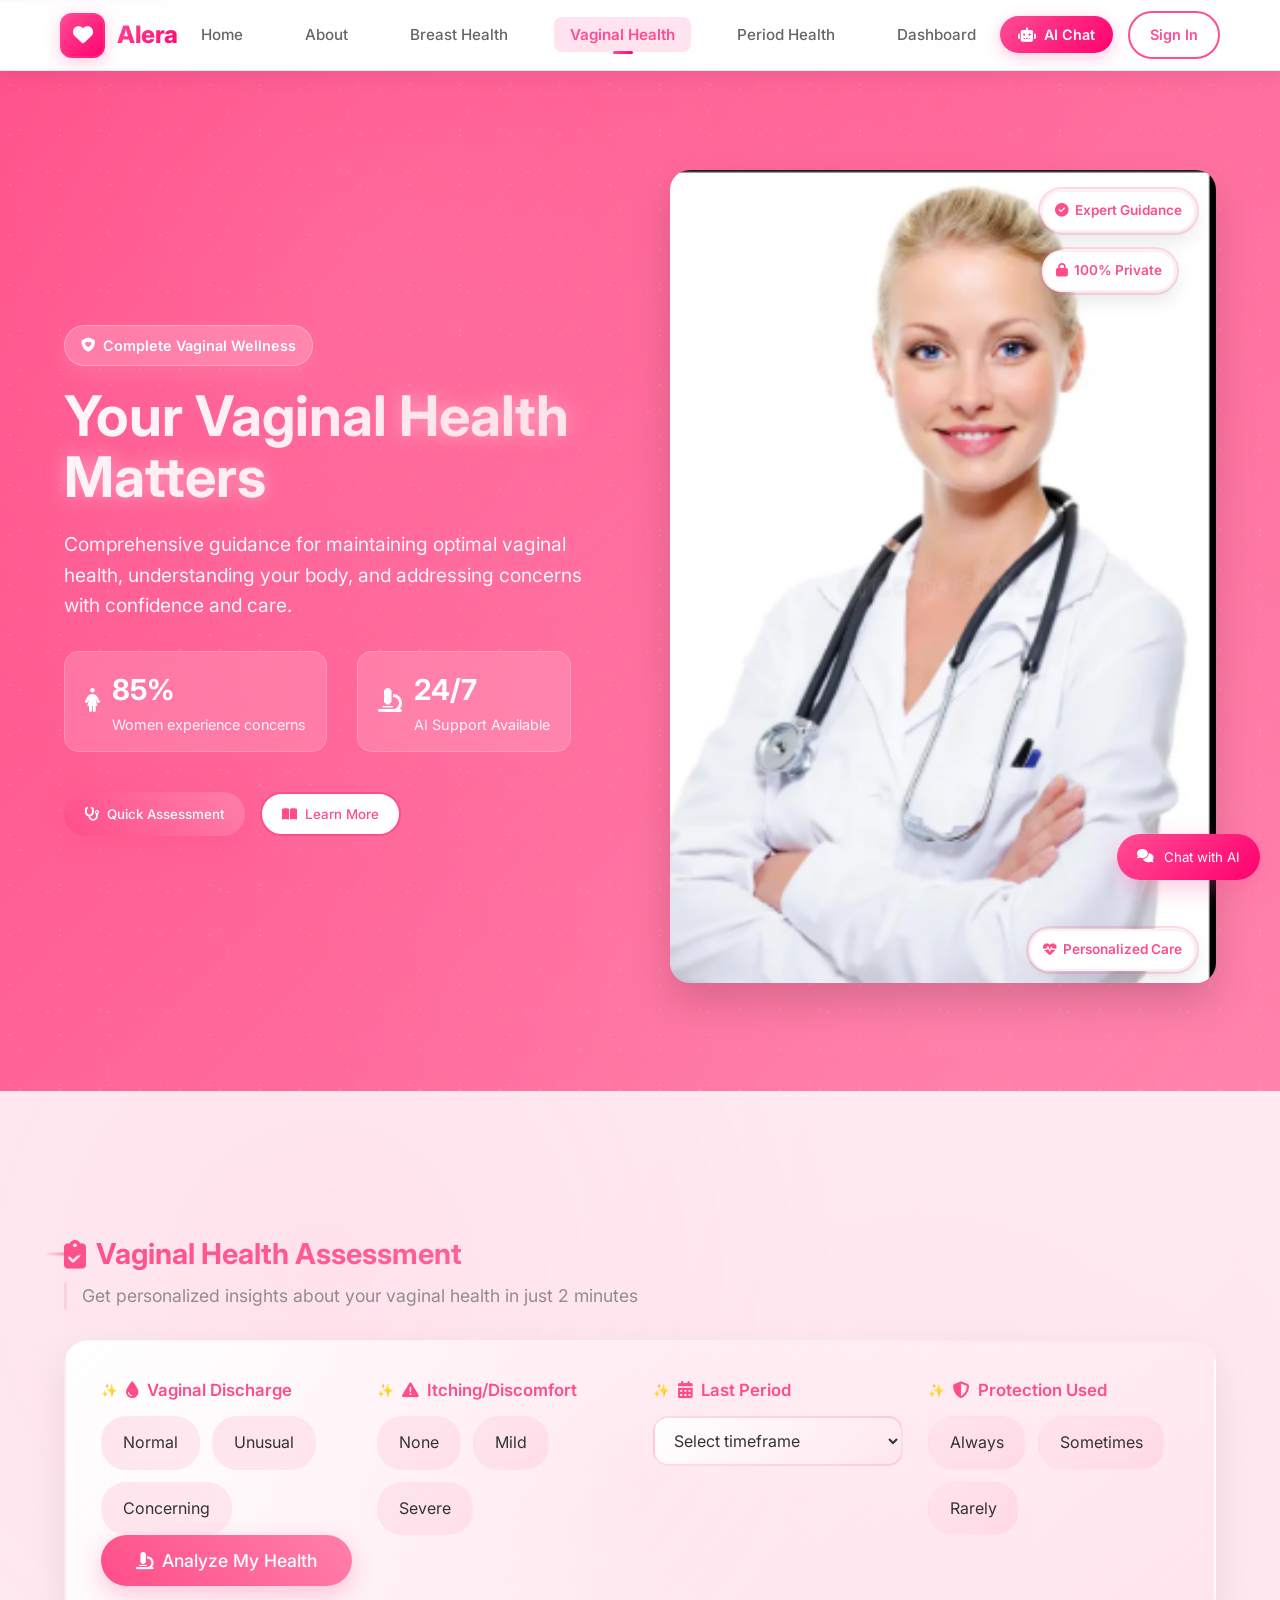
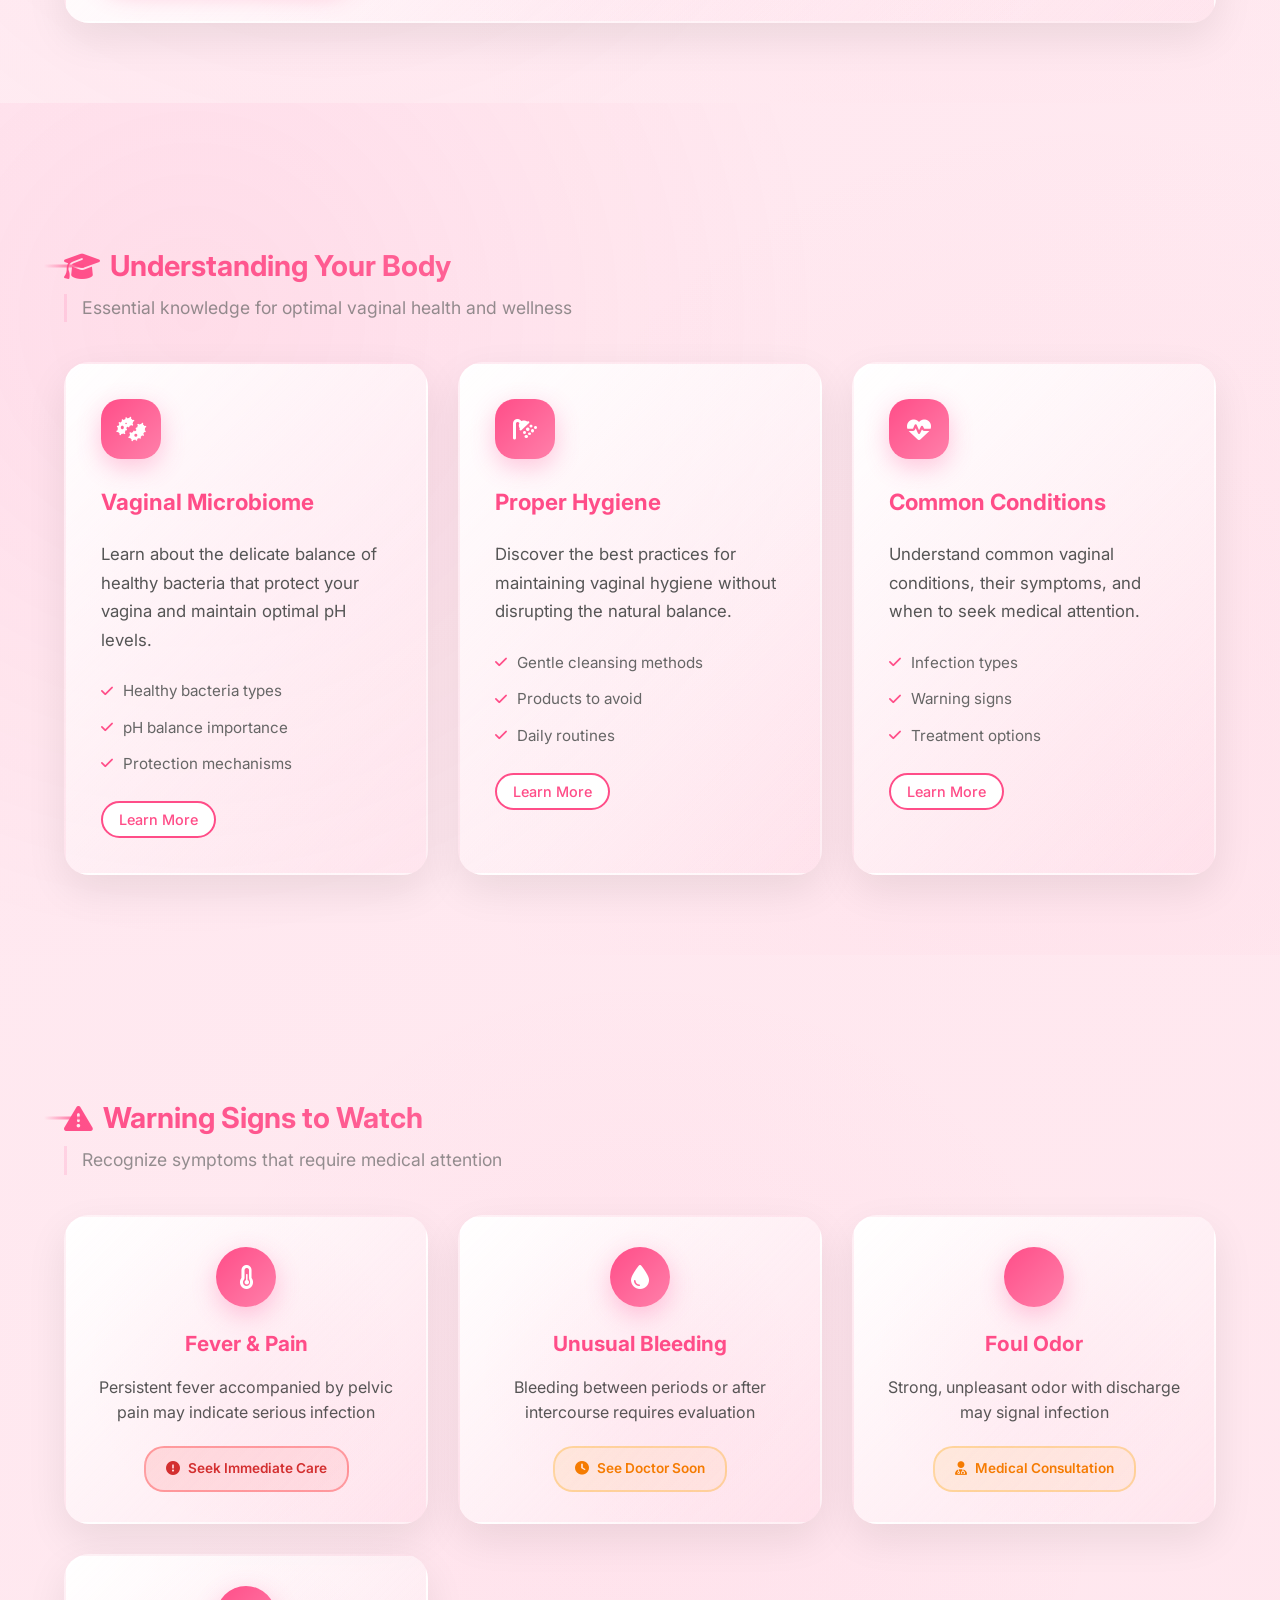
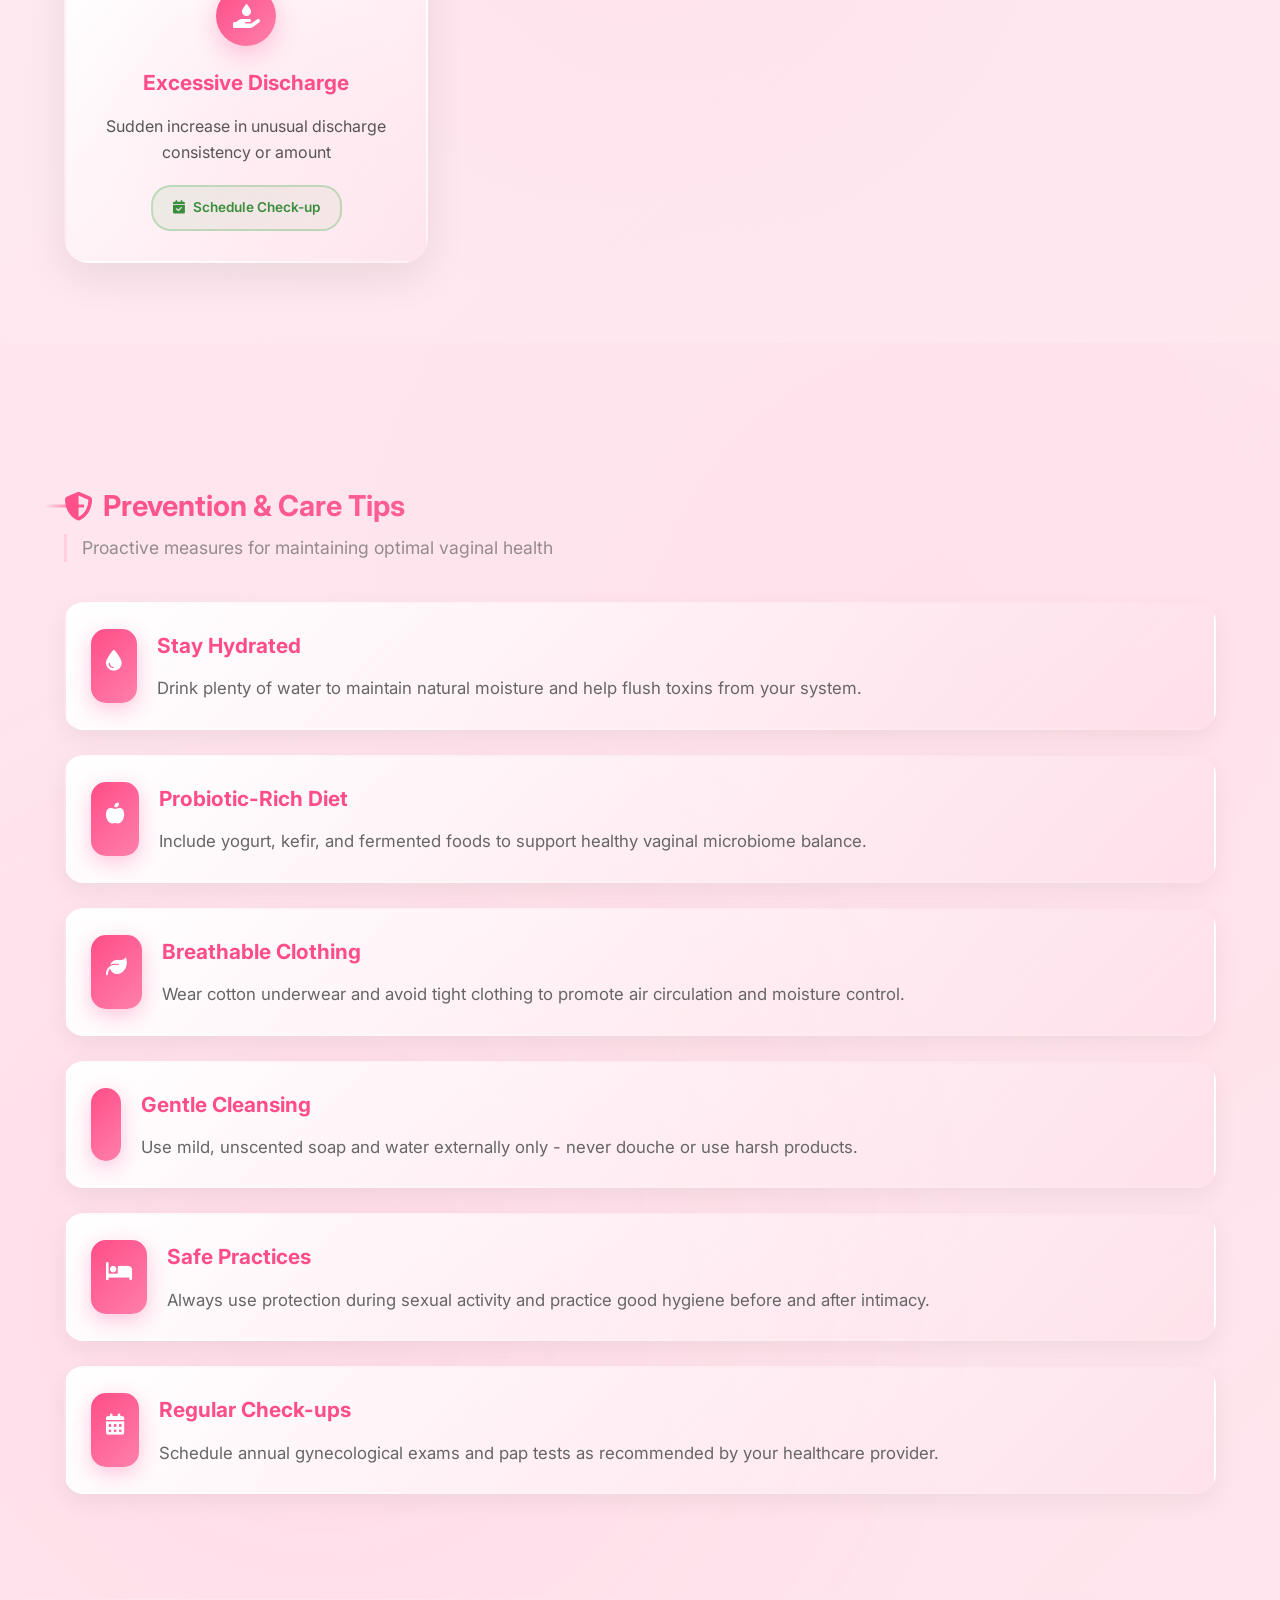
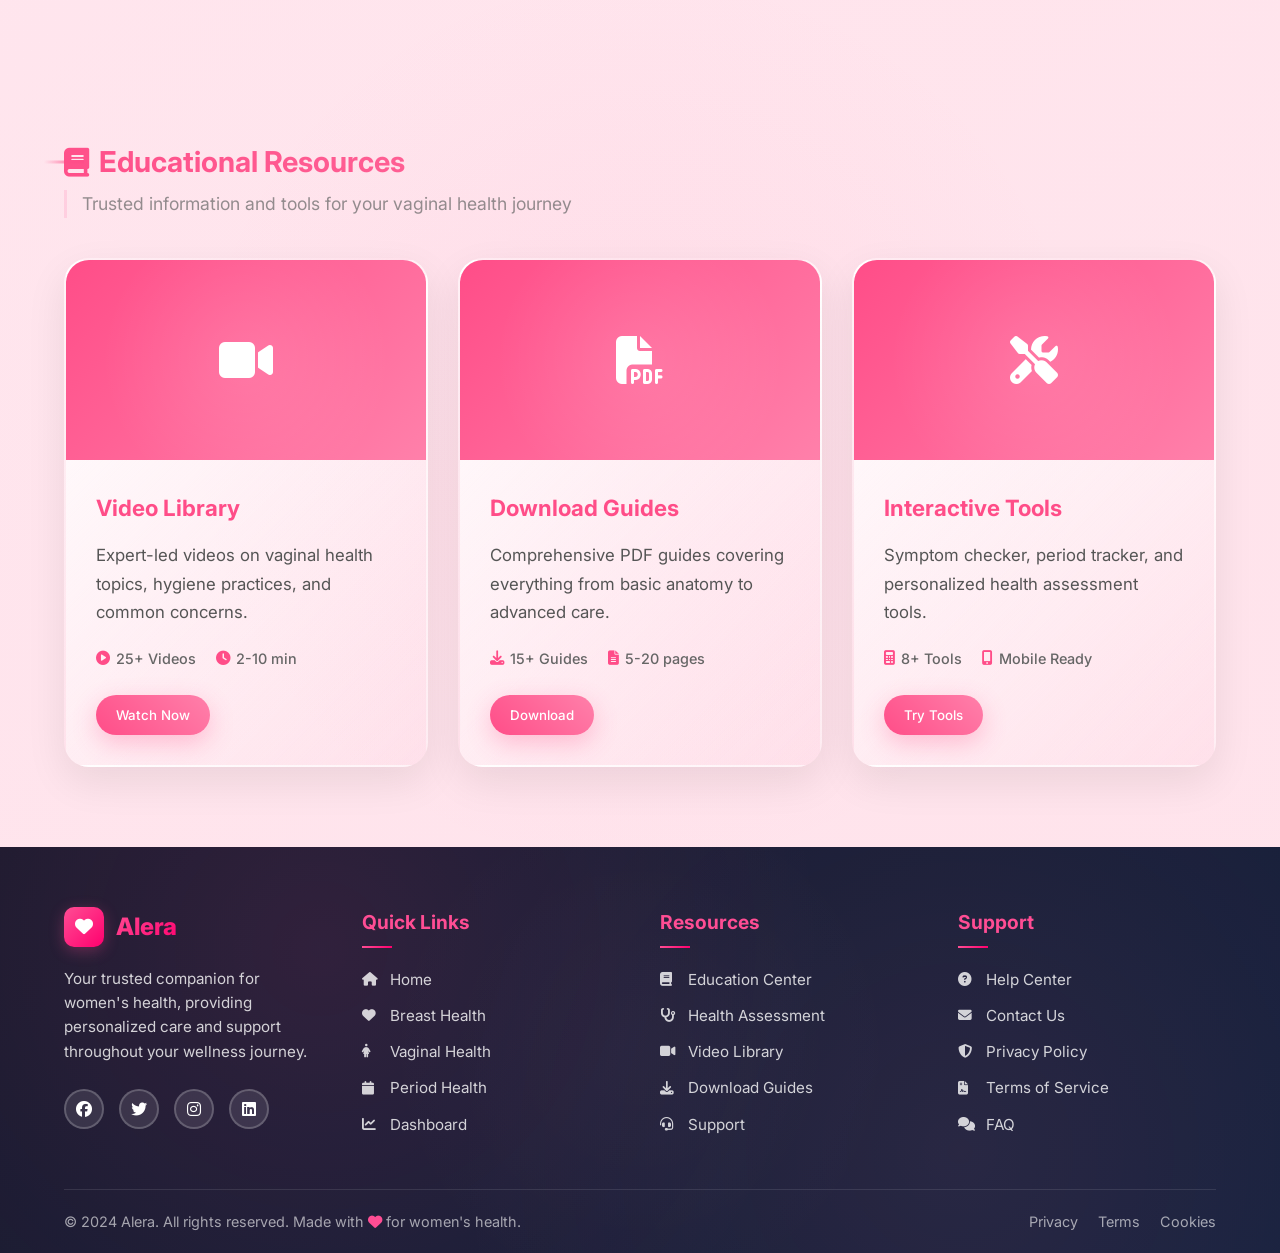
<file: public/vaginal_health.html>
<!DOCTYPE html>
<html lang="en">
<head>
    <meta charset="UTF-8">
    <meta name="viewport" content="width=device-width, initial-scale=1.0">
    <title>Vaginal Health - Alera Women's Health Companion</title>
    <link rel="stylesheet" href="https://cdnjs.cloudflare.com/ajax/libs/font-awesome/6.4.0/css/all.min.css">
    <link rel="stylesheet" href="../assets/css/vagina.css">
    <link rel="preconnect" href="https://fonts.googleapis.com">
    <link rel="preconnect" href="https://fonts.gstatic.com" crossorigin>
    <link href="https://fonts.googleapis.com/css2?family=Inter:wght@400;500;600;700;800&display=swap" rel="stylesheet">
</head>
<body>
    <!-- Skip to content for accessibility -->
    <a href="#main-content" class="skip-link">Skip to main content</a>

    <!-- Navigation -->
    <nav class="navbar">
        <div class="navbar-container">
            <div class="navbar-brand">
                <a href="index.html" class="logo">
                    <div class="logo-icon">
                        <div class="pulse-ring"></div>
                        <i class="fas fa-heart"></i>
                    </div>
                    <span class="logo-text">Alera</span>
                </a>
            </div>
            
            <ul class="nav-links">
                <li><a href="index.html">Home</a></li>
                <li><a href="about.html">About</a></li>
                <li><a href="breast.html">Breast Health</a></li>
                <li><a href="vaginal_health.html" class="active">Vaginal Health</a></li>
                <li><a href="menstrual_health.html">Period Health</a></li>
                <li><a href="dashboard.html">Dashboard</a></li>
            </ul>

            <div class="nav-actions">
                <button class="chat-btn" onclick="toggleAIChat()">
                    <i class="fas fa-robot"></i>
                    <span>AI Chat</span>
                </button>
                <a href="#signin" class="signin-btn">Sign In</a>
            </div>

            <div class="hamburger" onclick="toggleMobileMenu()">
                <span></span>
                <span></span>
                <span></span>
            </div>
        </div>
    </nav>

    <!-- Main Content -->
    <main id="main-content">
        <!-- Hero Section -->
        <section class="hero-section">
            <div class="hero-particles"></div>
            <div class="container">
                <div class="hero-content">
                    <div class="hero-text">
                        <div class="hero-badge">
                            <i class="fas fa-shield-heart"></i>
                            <span>Complete Vaginal Wellness</span>
                        </div>
                        <h1 class="hero-title">
                            Your Vaginal <span class="highlight">Health Matters</span>
                        </h1>
                        <p class="hero-subtitle">
                            Comprehensive guidance for maintaining optimal vaginal health, understanding your body, and addressing concerns with confidence and care.
                        </p>
                        <div class="hero-stats">
                            <div class="hero-stat">
                                <div class="stat-icon">
                                    <i class="fas fa-female"></i>
                                </div>
                                <div class="stat-info">
                                    <span class="stat-number">85%</span>
                                    <span class="stat-label">Women experience concerns</span>
                                </div>
                            </div>
                            <div class="hero-stat">
                                <div class="stat-icon">
                                    <i class="fas fa-microscope"></i>
                                </div>
                                <div class="stat-info">
                                    <span class="stat-number">24/7</span>
                                    <span class="stat-label">AI Support Available</span>
                                </div>
                            </div>
                        </div>
                        <div class="hero-actions">
                            <button class="btn btn-primary" onclick="startAssessment()">
                                <i class="fas fa-stethoscope"></i>
                                Quick Assessment
                            </button>
                            <button class="btn btn-secondary" onclick="scrollToSection('education')">
                                <i class="fas fa-book-open"></i>
                                Learn More
                            </button>
                        </div>
                    </div>
                    <div class="hero-image">
                        <div class="hero-image-container">
                            <img src="../assets/images/doctor.PNG" alt="Vaginal Health Care" class="hero-img">
                            <div class="hero-image-overlay">
                                <div class="floating-badge badge-1">
                                    <i class="fas fa-check-circle"></i>
                                    <span>Expert Guidance</span>
                                </div>
                                <div class="floating-badge badge-2">
                                    <i class="fas fa-lock"></i>
                                    <span>100% Private</span>
                                </div>
                                <div class="floating-badge badge-3">
                                    <i class="fas fa-heart-pulse"></i>
                                    <span>Personalized Care</span>
                                </div>
                            </div>
                        </div>
                    </div>
                </div>
            </div>
        </section>

        <!-- Quick Assessment Section -->
        <section class="assessment-section">
            <div class="container">
                <div class="section-header">
                    <h2 class="section-title">
                        <i class="fas fa-clipboard-check"></i>
                        Vaginal Health Assessment
                    </h2>
                    <p class="section-subtitle">Get personalized insights about your vaginal health in just 2 minutes</p>
                </div>

                <div class="assessment-card">
                    <form id="vaginaAssessmentForm">
                        <div class="form-grid">
                            <div class="form-group">
                                <label class="form-label">
                                    <i class="fas fa-droplet"></i>
                                    <span>Vaginal Discharge</span>
                                </label>
                                <div class="radio-group">
                                    <div class="radio-option" onclick="selectOption(this)">
                                        <input type="radio" name="discharge" value="normal">
                                        <span>Normal</span>
                                    </div>
                                    <div class="radio-option" onclick="selectOption(this)">
                                        <input type="radio" name="discharge" value="unusual">
                                        <span>Unusual</span>
                                    </div>
                                    <div class="radio-option" onclick="selectOption(this)">
                                        <input type="radio" name="discharge" value="concerning">
                                        <span>Concerning</span>
                                    </div>
                                </div>
                            </div>

                            <div class="form-group">
                                <label class="form-label">
                                    <i class="fas fa-exclamation-triangle"></i>
                                    <span>Itching/Discomfort</span>
                                </label>
                                <div class="radio-group">
                                    <div class="radio-option" onclick="selectOption(this)">
                                        <input type="radio" name="itching" value="none">
                                        <span>None</span>
                                    </div>
                                    <div class="radio-option" onclick="selectOption(this)">
                                        <input type="radio" name="itching" value="mild">
                                        <span>Mild</span>
                                    </div>
                                    <div class="radio-option" onclick="selectOption(this)">
                                        <input type="radio" name="itching" value="severe">
                                        <span>Severe</span>
                                    </div>
                                </div>
                            </div>

                            <div class="form-group">
                                <label class="form-label">
                                    <i class="fas fa-calendar-alt"></i>
                                    <span>Last Period</span>
                                </label>
                                <select class="form-select">
                                    <option>Select timeframe</option>
                                    <option>1 week ago</option>
                                    <option>2 weeks ago</option>
                                    <option>3 weeks ago</option>
                                    <option>1 month ago</option>
                                </select>
                            </div>

                            <div class="form-group">
                                <label class="form-label">
                                    <i class="fas fa-shield-alt"></i>
                                    <span>Protection Used</span>
                                </label>
                                <div class="radio-group">
                                    <div class="radio-option" onclick="selectOption(this)">
                                        <input type="radio" name="protection" value="yes">
                                        <span>Always</span>
                                    </div>
                                    <div class="radio-option" onclick="selectOption(this)">
                                        <input type="radio" name="protection" value="sometimes">
                                        <span>Sometimes</span>
                                    </div>
                                    <div class="radio-option" onclick="selectOption(this)">
                                        <input type="radio" name="protection" value="rarely">
                                        <span>Rarely</span>
                                    </div>
                                </div>
                            </div>
                        </div>

                        <button type="button" class="btn btn-primary btn-large" onclick="analyzeVaginaHealth()">
                            <i class="fas fa-microscope"></i>
                            Analyze My Health
                        </button>
                    </form>
                </div>
            </div>
        </section>

        <!-- Education Section -->
        <section class="education-section" id="education">
            <div class="container">
                <div class="section-header">
                    <h2 class="section-title">
                        <i class="fas fa-graduation-cap"></i>
                        Understanding Your Body
                    </h2>
                    <p class="section-subtitle">Essential knowledge for optimal vaginal health and wellness</p>
                </div>

                <div class="education-grid">
                    <div class="education-card">
                        <div class="card-icon">
                            <i class="fas fa-bacteria"></i>
                        </div>
                        <h3>Vaginal Microbiome</h3>
                        <p>Learn about the delicate balance of healthy bacteria that protect your vagina and maintain optimal pH levels.</p>
                        <div class="card-features">
                            <div class="feature-item">
                                <i class="fas fa-check"></i>
                                <span>Healthy bacteria types</span>
                            </div>
                            <div class="feature-item">
                                <i class="fas fa-check"></i>
                                <span>pH balance importance</span>
                            </div>
                            <div class="feature-item">
                                <i class="fas fa-check"></i>
                                <span>Protection mechanisms</span>
                            </div>
                        </div>
                        <button class="btn btn-secondary btn-small">Learn More</button>
                    </div>

                    <div class="education-card">
                        <div class="card-icon">
                            <i class="fas fa-shower"></i>
                        </div>
                        <h3>Proper Hygiene</h3>
                        <p>Discover the best practices for maintaining vaginal hygiene without disrupting the natural balance.</p>
                        <div class="card-features">
                            <div class="feature-item">
                                <i class="fas fa-check"></i>
                                <span>Gentle cleansing methods</span>
                            </div>
                            <div class="feature-item">
                                <i class="fas fa-check"></i>
                                <span>Products to avoid</span>
                            </div>
                            <div class="feature-item">
                                <i class="fas fa-check"></i>
                                <span>Daily routines</span>
                            </div>
                        </div>
                        <button class="btn btn-secondary btn-small">Learn More</button>
                    </div>

                    <div class="education-card">
                        <div class="card-icon">
                            <i class="fas fa-heartbeat"></i>
                        </div>
                        <h3>Common Conditions</h3>
                        <p>Understand common vaginal conditions, their symptoms, and when to seek medical attention.</p>
                        <div class="card-features">
                            <div class="feature-item">
                                <i class="fas fa-check"></i>
                                <span>Infection types</span>
                            </div>
                            <div class="feature-item">
                                <i class="fas fa-check"></i>
                                <span>Warning signs</span>
                            </div>
                            <div class="feature-item">
                                <i class="fas fa-check"></i>
                                <span>Treatment options</span>
                            </div>
                        </div>
                        <button class="btn btn-secondary btn-small">Learn More</button>
                    </div>
                </div>
            </div>
        </section>

        <!-- Warning Signs Section -->
        <section class="warning-section">
            <div class="container">
                <div class="section-header">
                    <h2 class="section-title">
                        <i class="fas fa-exclamation-triangle"></i>
                        Warning Signs to Watch
                    </h2>
                    <p class="section-subtitle">Recognize symptoms that require medical attention</p>
                </div>

                <div class="warning-grid">
                    <div class="warning-card">
                        <div class="warning-icon">
                            <i class="fas fa-thermometer-half"></i>
                        </div>
                        <h3>Fever & Pain</h3>
                        <p>Persistent fever accompanied by pelvic pain may indicate serious infection</p>
                        <div class="urgency-level high">
                            <i class="fas fa-exclamation-circle"></i>
                            <span>Seek Immediate Care</span>
                        </div>
                    </div>

                    <div class="warning-card">
                        <div class="warning-icon">
                            <i class="fas fa-tint"></i>
                        </div>
                        <h3>Unusual Bleeding</h3>
                        <p>Bleeding between periods or after intercourse requires evaluation</p>
                        <div class="urgency-level medium">
                            <i class="fas fa-clock"></i>
                            <span>See Doctor Soon</span>
                        </div>
                    </div>

                    <div class="warning-card">
                        <div class="warning-icon">
                            <i class="fas fa-smell"></i>
                        </div>
                        <h3>Foul Odor</h3>
                        <p>Strong, unpleasant odor with discharge may signal infection</p>
                        <div class="urgency-level medium">
                            <i class="fas fa-user-md"></i>
                            <span>Medical Consultation</span>
                        </div>
                    </div>

                    <div class="warning-card">
                        <div class="warning-icon">
                            <i class="fas fa-hand-holding-water"></i>
                        </div>
                        <h3>Excessive Discharge</h3>
                        <p>Sudden increase in unusual discharge consistency or amount</p>
                        <div class="urgency-level low">
                            <i class="fas fa-calendar-check"></i>
                            <span>Schedule Check-up</span>
                        </div>
                    </div>
                </div>
            </div>
        </section>

        <!-- Prevention Tips Section -->
        <section class="prevention-section">
            <div class="container">
                <div class="section-header">
                    <h2 class="section-title">
                        <i class="fas fa-shield-alt"></i>
                        Prevention & Care Tips
                    </h2>
                    <p class="section-subtitle">Proactive measures for maintaining optimal vaginal health</p>
                </div>

                <div class="prevention-list">
                    <div class="prevention-item">
                        <div class="prevention-icon">
                            <i class="fas fa-tint"></i>
                        </div>
                        <div class="prevention-content">
                            <h4>Stay Hydrated</h4>
                            <p>Drink plenty of water to maintain natural moisture and help flush toxins from your system.</p>
                        </div>
                    </div>

                    <div class="prevention-item">
                        <div class="prevention-icon">
                            <i class="fas fa-apple-alt"></i>
                        </div>
                        <div class="prevention-content">
                            <h4>Probiotic-Rich Diet</h4>
                            <p>Include yogurt, kefir, and fermented foods to support healthy vaginal microbiome balance.</p>
                        </div>
                    </div>

                    <div class="prevention-item">
                        <div class="prevention-icon">
                            <i class="fas fa-leaf"></i>
                        </div>
                        <div class="prevention-content">
                            <h4>Breathable Clothing</h4>
                            <p>Wear cotton underwear and avoid tight clothing to promote air circulation and moisture control.</p>
                        </div>
                    </div>

                    <div class="prevention-item">
                        <div class="prevention-icon">
                            <i class="fas fa-hand-soap"></i>
                        </div>
                        <div class="prevention-content">
                            <h4>Gentle Cleansing</h4>
                            <p>Use mild, unscented soap and water externally only - never douche or use harsh products.</p>
                        </div>
                    </div>

                    <div class="prevention-item">
                        <div class="prevention-icon">
                            <i class="fas fa-bed"></i>
                        </div>
                        <div class="prevention-content">
                            <h4>Safe Practices</h4>
                            <p>Always use protection during sexual activity and practice good hygiene before and after intimacy.</p>
                        </div>
                    </div>

                    <div class="prevention-item">
                        <div class="prevention-icon">
                            <i class="fas fa-calendar-alt"></i>
                        </div>
                        <div class="prevention-content">
                            <h4>Regular Check-ups</h4>
                            <p>Schedule annual gynecological exams and pap tests as recommended by your healthcare provider.</p>
                        </div>
                    </div>
                </div>
            </div>
        </section>

        <!-- Resources Section -->
        <section class="resources-section">
            <div class="container">
                <div class="section-header">
                    <h2 class="section-title">
                        <i class="fas fa-book"></i>
                        Educational Resources
                    </h2>
                    <p class="section-subtitle">Trusted information and tools for your vaginal health journey</p>
                </div>

                <div class="resources-grid">
                    <div class="resource-card">
                        <div class="resource-image">
                            <i class="fas fa-video"></i>
                        </div>
                        <div class="resource-content">
                            <h3>Video Library</h3>
                            <p>Expert-led videos on vaginal health topics, hygiene practices, and common concerns.</p>
                            <div class="resource-stats">
                                <span><i class="fas fa-play-circle"></i> 25+ Videos</span>
                                <span><i class="fas fa-clock"></i> 2-10 min</span>
                            </div>
                            <button class="btn btn-primary">Watch Now</button>
                        </div>
                    </div>

                    <div class="resource-card">
                        <div class="resource-image">
                            <i class="fas fa-file-pdf"></i>
                        </div>
                        <div class="resource-content">
                            <h3>Download Guides</h3>
                            <p>Comprehensive PDF guides covering everything from basic anatomy to advanced care.</p>
                            <div class="resource-stats">
                                <span><i class="fas fa-download"></i> 15+ Guides</span>
                                <span><i class="fas fa-file-alt"></i> 5-20 pages</span>
                            </div>
                            <button class="btn btn-primary">Download</button>
                        </div>
                    </div>

                    <div class="resource-card">
                        <div class="resource-image">
                            <i class="fas fa-tools"></i>
                        </div>
                        <div class="resource-content">
                            <h3>Interactive Tools</h3>
                            <p>Symptom checker, period tracker, and personalized health assessment tools.</p>
                            <div class="resource-stats">
                                <span><i class="fas fa-calculator"></i> 8+ Tools</span>
                                <span><i class="fas fa-mobile-alt"></i> Mobile Ready</span>
                            </div>
                            <button class="btn btn-primary">Try Tools</button>
                        </div>
                    </div>
                </div>
            </div>
        </section>
    </main>

    <!-- Dark Footer -->
    <footer class="dark-footer">
        <div class="container">
            <div class="footer-content">
                <div class="footer-section">
                    <div class="footer-logo">
                        <div class="logo-icon">
                            <i class="fas fa-heart"></i>
                        </div>
                        <span class="logo-text">Alera</span>
                    </div>
                    <p class="footer-description">
                        Your trusted companion for women's health, providing personalized care and support throughout your wellness journey.
                    </p>
                    <div class="social-links">
                        <a href="#" class="social-link">
                            <i class="fab fa-facebook"></i>
                        </a>
                        <a href="#" class="social-link">
                            <i class="fab fa-twitter"></i>
                        </a>
                        <a href="#" class="social-link">
                            <i class="fab fa-instagram"></i>
                        </a>
                        <a href="#" class="social-link">
                            <i class="fab fa-linkedin"></i>
                        </a>
                    </div>
                </div>

                <div class="footer-section">
                    <h4 class="footer-title">Quick Links</h4>
                    <ul class="footer-links">
                        <li><a href="index.html"><i class="fas fa-home"></i> Home</a></li>
                        <li><a href="breast.html"><i class="fas fa-heart"></i> Breast Health</a></li>
                        <li><a href="vagina.html"><i class="fas fa-female"></i> Vaginal Health</a></li>
                        <li><a href="menstraul.html"><i class="fas fa-calendar"></i> Period Health</a></li>
                        <li><a href="#dashboard"><i class="fas fa-chart-line"></i> Dashboard</a></li>
                    </ul>
                </div>

                <div class="footer-section">
                    <h4 class="footer-title">Resources</h4>
                    <ul class="footer-links">
                        <li><a href="#education"><i class="fas fa-book"></i> Education Center</a></li>
                        <li><a href="#assessment"><i class="fas fa-stethoscope"></i> Health Assessment</a></li>
                        <li><a href="#videos"><i class="fas fa-video"></i> Video Library</a></li>
                        <li><a href="#guides"><i class="fas fa-download"></i> Download Guides</a></li>
                        <li><a href="#support"><i class="fas fa-headset"></i> Support</a></li>
                    </ul>
                </div>

                <div class="footer-section">
                    <h4 class="footer-title">Support</h4>
                    <ul class="footer-links">
                        <li><a href="#help"><i class="fas fa-question-circle"></i> Help Center</a></li>
                        <li><a href="#contact"><i class="fas fa-envelope"></i> Contact Us</a></li>
                        <li><a href="#privacy"><i class="fas fa-shield-alt"></i> Privacy Policy</a></li>
                        <li><a href="#terms"><i class="fas fa-file-contract"></i> Terms of Service</a></li>
                        <li><a href="#faq"><i class="fas fa-comments"></i> FAQ</a></li>
                    </ul>
                </div>
            </div>

            <div class="footer-bottom">
                <div class="footer-bottom-content">
                    <p>&copy; 2024 Alera. All rights reserved. Made with <i class="fas fa-heart" style="color: #ff4d94;"></i> for women's health.</p>
                    <div class="footer-bottom-links">
                        <a href="#privacy">Privacy</a>
                        <a href="#terms">Terms</a>
                        <a href="#cookies">Cookies</a>
                    </div>
                </div>
            </div>
        </div>
    </footer>

    <!-- AI Chat Widget -->
    <div class="ai-chat-widget" id="aiChatWidget">
        <div class="ai-chat-header">
            <h4><i class="fas fa-robot"></i> Alera AI Assistant</h4>
            <button class="close-chat" onclick="toggleAIChat()">
                <i class="fas fa-times"></i>
            </button>
        </div>
        <div class="ai-chat-messages" id="chatMessages">
            <div class="ai-message bot">
                <div class="ai-message-content">
                    Hello! I'm here to help with your vaginal health questions. What would you like to know?
                </div>
            </div>
        </div>
        <div class="ai-chat-input">
            <input type="text" placeholder="Ask me anything..." id="chatInput" onkeypress="handleChatKeyPress(event)">
            <button onclick="sendChatMessage()">
                <i class="fas fa-paper-plane"></i>
            </button>
        </div>
    </div>

    <!-- Floating Chat Button -->
    <button class="floating-chat-btn" onclick="toggleAIChat()">
        <i class="fas fa-comments"></i>
        <span>Chat with AI</span>
    </button>

    <script>
        // Mobile menu toggle
        function toggleMobileMenu() {
            const navLinks = document.querySelector('.nav-links');
            const hamburger = document.querySelector('.hamburger');
            navLinks.classList.toggle('active');
            hamburger.classList.toggle('active');
        }

        // AI Chat functionality
        function toggleAIChat() {
            const chatWidget = document.getElementById('aiChatWidget');
            chatWidget.classList.toggle('active');
        }

        function sendChatMessage() {
            const input = document.getElementById('chatInput');
            const messagesContainer = document.getElementById('chatMessages');
            
            if (input.value.trim() === '') return;
            
            // Add user message
            const userMessage = document.createElement('div');
            userMessage.className = 'ai-message user';
            userMessage.innerHTML = `
                <div class="ai-message-content">
                    ${input.value}
                </div>
            `;
            messagesContainer.appendChild(userMessage);
            
            const userInput = input.value;
            input.value = '';
            
            // Show typing indicator
            const typingIndicator = document.createElement('div');
            typingIndicator.className = 'ai-message bot typing';
            typingIndicator.innerHTML = `
                <div class="ai-message-content">
                    <i class="fas fa-ellipsis-h"></i>
                </div>
            `;
            messagesContainer.appendChild(typingIndicator);
            
            // Scroll to bottom
            messagesContainer.scrollTop = messagesContainer.scrollHeight;
            
            // Simulate AI response
            setTimeout(() => {
                typingIndicator.remove();
                
                const botMessage = document.createElement('div');
                botMessage.className = 'ai-message bot';
                botMessage.innerHTML = `
                    <div class="ai-message-content">
                        ${generateVaginaAIResponse(userInput)}
                    </div>
                `;
                messagesContainer.appendChild(botMessage);
                messagesContainer.scrollTop = messagesContainer.scrollHeight;
            }, 1500);
        }

        function handleChatKeyPress(event) {
            if (event.key === 'Enter') {
                sendChatMessage();
            }
        }

        function generateVaginaAIResponse(userInput) {
            const responses = {
                'discharge': 'Normal vaginal discharge varies throughout your cycle. Clear or white discharge is usually healthy. Concern if it\'s yellow, green, gray, or has a strong odor.',
                'itching': 'Vaginal itching can be caused by yeast infections, bacterial vaginosis, or irritation. Avoid scratching and consider seeing a doctor if persistent.',
                'odor': 'A mild odor is normal. Strong fishy or unpleasant odor may indicate bacterial vaginosis or other infections requiring medical attention.',
                'pain': 'Vaginal pain should always be evaluated by a healthcare provider. It could indicate infection, inflammation, or other conditions.',
                'hygiene': 'Use mild soap and water externally only. Never douche or use harsh products internally as this disrupts natural balance.',
                'default': 'I understand you have questions about vaginal health. For personalized advice, consider using our assessment tool or consulting with a healthcare provider.'
            };
            
            const lowerInput = userInput.toLowerCase();
            for (const [key, response] of Object.entries(responses)) {
                if (lowerInput.includes(key)) {
                    return response;
                }
            }
            return responses.default;
        }

        // Form functionality
        function selectOption(element) {
            const radioOptions = element.parentElement.querySelectorAll('.radio-option');
            radioOptions.forEach(option => option.classList.remove('selected'));
            element.classList.add('selected');
            element.querySelector('input').checked = true;
        }

        function startAssessment() {
            document.querySelector('.assessment-section').scrollIntoView({ behavior: 'smooth' });
        }

        function scrollToSection(sectionId) {
            document.getElementById(sectionId).scrollIntoView({ behavior: 'smooth' });
        }

        function analyzeVaginaHealth() {
            // Show loading state
            const button = event.target;
            const originalText = button.innerHTML;
            button.innerHTML = '<i class="fas fa-spinner fa-spin"></i> Analyzing...';
            button.disabled = true;
            
            // Simulate analysis
            setTimeout(() => {
                button.innerHTML = originalText;
                button.disabled = false;
                toggleAIChat();
                
                // Send analysis result to chat
                const messagesContainer = document.getElementById('chatMessages');
                const analysisMessage = document.createElement('div');
                analysisMessage.className = 'ai-message bot';
                analysisMessage.innerHTML = `
                    <div class="ai-message-content">
                        Based on your assessment, I recommend maintaining good hygiene practices and monitoring any changes. Consider scheduling a check-up if you have persistent symptoms.
                    </div>
                `;
                messagesContainer.appendChild(analysisMessage);
                messagesContainer.scrollTop = messagesContainer.scrollHeight;
            }, 2000);
        }

        // Smooth scroll for anchor links
        document.querySelectorAll('a[href^="#"]').forEach(anchor => {
            anchor.addEventListener('click', function (e) {
                e.preventDefault();
                const target = document.querySelector(this.getAttribute('href'));
                if (target) {
                    target.scrollIntoView({ behavior: 'smooth' });
                }
            });
        });
    </script>
</body>
</html>
</file>
<file: assets/css/breast.css>
/* RESET */
* {
    margin: 0;
    padding: 0;
    box-sizing: border-box;
    font-family: 'Inter', sans-serif;
}

body {
    background: linear-gradient(135deg, #fff0f5, #ffe4ec);
    color: #333;
    line-height: 1.6;
    padding-top: 70px; /* Account for fixed navbar */
}

/* ======================================
   PROFESSIONAL NAVIGATION BAR
   ====================================== */
.navbar {
    position: fixed;
    top: 0;
    left: 0;
    right: 0;
    background: rgba(255, 255, 255, 0.95);
    backdrop-filter: blur(20px);
    border-bottom: 1px solid rgba(255, 77, 148, 0.1);
    box-shadow: 0 4px 20px rgba(0, 0, 0, 0.08);
    z-index: 1000;
    transition: all 0.3s cubic-bezier(0.4, 0.0, 0.2, 1);
}

.navbar-container {
    max-width: 1200px;
    margin: 0 auto;
    padding: 0 20px;
    display: flex;
    align-items: center;
    justify-content: space-between;
    height: 70px;
}

/* Logo/Brand */
.navbar-brand {
    display: flex;
    align-items: center;
}

.logo {
    display: flex;
    align-items: center;
    gap: 12px;
    text-decoration: none;
    color: #ff4d94;
    font-weight: 700;
    font-size: 1.5em;
    transition: all 0.3s ease;
}

.logo:hover {
    transform: scale(1.05);
}

.logo-icon {
    position: relative;
    width: 45px;
    height: 45px;
    background: linear-gradient(135deg, #ff4d94, #ff006e);
    border-radius: 12px;
    display: flex;
    align-items: center;
    justify-content: center;
    color: white;
    font-size: 20px;
    box-shadow: 0 4px 15px rgba(255, 77, 148, 0.3);
    transition: all 0.3s ease;
}

.logo-icon:hover {
    transform: rotate(5deg);
    box-shadow: 0 6px 20px rgba(255, 77, 148, 0.4);
}

.pulse-ring {
    position: absolute;
    width: 100%;
    height: 100%;
    border: 2px solid rgba(255, 77, 148, 0.3);
    border-radius: 12px;
    animation: pulse 2s infinite;
}

@keyframes pulse {
    0% {
        transform: scale(1);
        opacity: 1;
    }
    100% {
        transform: scale(1.2);
        opacity: 0;
    }
}

.logo-text {
    background: linear-gradient(135deg, #ff4d94, #ff006e);
    -webkit-background-clip: text;
    -webkit-text-fill-color: transparent;
    background-clip: text;
    font-weight: 800;
    letter-spacing: -0.5px;
}

/* Navigation Links */
.nav-links {
    display: flex;
    list-style: none;
    gap: 30px;
    margin: 0;
    padding: 0;
}

.nav-links li a {
    text-decoration: none;
    color: #666;
    font-weight: 500;
    font-size: 0.95em;
    padding: 8px 16px;
    border-radius: 8px;
    transition: all 0.3s ease;
    position: relative;
}

.nav-links li a:hover {
    color: #ff4d94;
    background: rgba(255, 77, 148, 0.1);
    transform: translateY(-2px);
}

.nav-links li a.active {
    color: #ff4d94;
    background: rgba(255, 77, 148, 0.15);
    font-weight: 600;
}

.nav-links li a.active::after {
    content: '';
    position: absolute;
    bottom: -2px;
    left: 50%;
    transform: translateX(-50%);
    width: 20px;
    height: 3px;
    background: linear-gradient(135deg, #ff4d94, #ff006e);
    border-radius: 2px;
}

/* Action Buttons */
.nav-actions {
    display: flex;
    align-items: center;
    gap: 15px;
}

.chat-btn {
    display: flex;
    align-items: center;
    gap: 8px;
    background: linear-gradient(135deg, #ff4d94, #ff006e);
    color: white;
    border: none;
    padding: 10px 18px;
    border-radius: 25px;
    font-weight: 600;
    font-size: 0.9em;
    cursor: pointer;
    transition: all 0.3s ease;
    box-shadow: 0 4px 15px rgba(255, 77, 148, 0.3);
}

.chat-btn:hover {
    transform: translateY(-2px);
    box-shadow: 0 6px 20px rgba(255, 77, 148, 0.4);
}

.chat-btn i {
    font-size: 1em;
}

.signin-btn {
    display: inline-block;
    padding: 10px 20px;
    background: transparent;
    color: #ff4d94;
    border: 2px solid #ff4d94;
    border-radius: 25px;
    text-decoration: none;
    font-weight: 600;
    font-size: 0.9em;
    transition: all 0.3s ease;
}

.signin-btn:hover {
    background: #ff4d94;
    color: white;
    transform: translateY(-2px);
    box-shadow: 0 4px 15px rgba(255, 77, 148, 0.3);
}

/* ======================================
   HERO SECTION - BREAST HEALTH FOCUSED
   ====================================== */
.hero-section {
    padding: 100px 20px 80px;
    text-align: center;
    position: relative;
    overflow: hidden;
    background: linear-gradient(135deg, #fff5f8, #ffe6ef);
}

.hero-section::before {
    content: '';
    position: absolute;
    top: 0;
    left: 0;
    right: 0;
    bottom: 0;
    background: radial-gradient(circle at 30% 20%, rgba(255,77,148,0.1) 0%, transparent 50%),
                radial-gradient(circle at 70% 80%, rgba(255,128,170,0.08) 0%, transparent 50%);
    pointer-events: none;
}

.hero-particles {
    position: absolute;
    top: 0;
    left: 0;
    right: 0;
    bottom: 0;
    pointer-events: none;
    z-index: 1;
}

@keyframes float {
    0%, 100% {
        transform: translateY(0px) rotate(0deg);
        opacity: 0.3;
    }
    33% {
        transform: translateY(-20px) rotate(120deg);
        opacity: 0.8;
    }
    66% {
        transform: translateY(10px) rotate(240deg);
        opacity: 0.5;
    }
}

.hero-content {
    max-width: 1200px;
    margin: 0 auto;
    display: flex;
    align-items: center;
    gap: 60px;
    position: relative;
    z-index: 2;
}

.hero-text {
    flex: 1;
    text-align: left;
}

.hero-badge {
    display: inline-flex;
    align-items: center;
    gap: 10px;
    background: linear-gradient(135deg, rgba(255, 77, 148, 0.1), rgba(255, 0, 110, 0.05));
    color: #ff4d94;
    padding: 10px 20px;
    border-radius: 25px;
    font-weight: 600;
    font-size: 0.9em;
    margin-bottom: 25px;
    border: 1px solid rgba(255, 77, 148, 0.2);
    animation: badgeGlow 3s ease-in-out infinite;
}

@keyframes badgeGlow {
    0%, 100% {
        box-shadow: 0 4px 15px rgba(255, 77, 148, 0.2);
    }
    50% {
        box-shadow: 0 8px 25px rgba(255, 77, 148, 0.3);
    }
}

.hero-badge i {
    font-size: 1.1em;
}

.hero-title {
    font-size: 3.5rem;
    font-weight: 800;
    margin-bottom: 25px;
    background: linear-gradient(135deg, #ff4d94, #ff006e);
    -webkit-background-clip: text;
    -webkit-text-fill-color: transparent;
    background-clip: text;
    line-height: 1.2;
    animation: titleGlow 3s ease-in-out infinite;
}

@keyframes titleGlow {
    0%, 100% {
        filter: brightness(1);
    }
    50% {
        filter: brightness(1.2);
    }
}

.hero-title .highlight {
    background: linear-gradient(135deg, #ff006e, #ff4d94);
    -webkit-background-clip: text;
    -webkit-text-fill-color: transparent;
    background-clip: text;
}

.hero-subtitle {
    font-size: 1.3rem;
    color: #666;
    margin-bottom: 40px;
    line-height: 1.6;
    max-width: 600px;
}

.hero-stats {
    display: flex;
    gap: 40px;
    margin-bottom: 40px;
}

.hero-stat {
    display: flex;
    align-items: center;
    gap: 15px;
    padding: 20px;
    background: rgba(255, 255, 255, 0.8);
    backdrop-filter: blur(10px);
    border-radius: 20px;
    border: 1px solid rgba(255, 77, 148, 0.1);
    transition: all 0.3s ease;
}

.hero-stat:hover {
    transform: translateY(-5px);
    box-shadow: 0 15px 30px rgba(255, 77, 148, 0.15);
}

.stat-icon {
    width: 50px;
    height: 50px;
    background: linear-gradient(135deg, #ff4d94, #ff006e);
    border-radius: 15px;
    display: flex;
    align-items: center;
    justify-content: center;
    color: white;
    font-size: 1.3em;
    box-shadow: 0 6px 15px rgba(255, 77, 148, 0.3);
}

.stat-info {
    display: flex;
    flex-direction: column;
    gap: 5px;
}

.stat-number {
    font-size: 1.8rem;
    font-weight: 800;
    color: #ff4d94;
}

.stat-label {
    font-size: 0.9em;
    color: #666;
    font-weight: 600;
}

.hero-actions {
    display: flex;
    gap: 20px;
    flex-wrap: wrap;
}

.btn {
    display: inline-flex;
    align-items: center;
    gap: 10px;
    padding: 15px 30px;
    border-radius: 30px;
    text-decoration: none;
    font-weight: 700;
    font-size: 1.1em;
    transition: all 0.3s ease;
    cursor: pointer;
    border: none;
    position: relative;
    overflow: hidden;
}

.btn-primary {
    background: linear-gradient(135deg, #ff4d94, #ff006e);
    color: white;
    box-shadow: 0 8px 25px rgba(255, 77, 148, 0.3);
}

.btn-primary::before {
    content: '';
    position: absolute;
    top: 0;
    left: -100%;
    width: 100%;
    height: 100%;
    background: linear-gradient(90deg, transparent, rgba(255, 255, 255, 0.3), transparent);
    transition: left 0.5s ease;
}

.btn-primary:hover::before {
    left: 100%;
}

.btn-primary:hover {
    transform: translateY(-3px);
    box-shadow: 0 12px 35px rgba(255, 77, 148, 0.4);
}

.btn-secondary {
    background: transparent;
    color: #ff4d94;
    border: 2px solid #ff4d94;
}

.btn-secondary:hover {
    background: #ff4d94;
    color: white;
    transform: translateY(-3px);
    box-shadow: 0 8px 25px rgba(255, 77, 148, 0.3);
}

/* Breast Model Visual */
.hero-visual {
    flex: 1;
    position: relative;
}

.breast-model {
    position: relative;
    width: 400px;
    height: 400px;
    margin: 0 auto;
    animation: modelFloat 6s ease-in-out infinite;
}

@keyframes modelFloat {
    0%, 100% {
        transform: translateY(0px);
    }
    50% {
        transform: translateY(-20px);
    }
}

.breast-outline {
    position: absolute;
    top: 50%;
    left: 50%;
    transform: translate(-50%, -50%);
    width: 300px;
    height: 300px;
    background: linear-gradient(135deg, rgba(255, 77, 148, 0.1), rgba(255, 0, 110, 0.05));
    border-radius: 50%;
    border: 3px solid rgba(255, 77, 148, 0.3);
    box-shadow: 0 15px 35px rgba(255, 77, 148, 0.2);
}

.breast-tissue {
    position: absolute;
    top: 50%;
    left: 50%;
    transform: translate(-50%, -50%);
    width: 250px;
    height: 250px;
    background: radial-gradient(circle, rgba(255, 182, 193, 0.3), rgba(255, 77, 148, 0.1));
    border-radius: 50%;
    animation: tissuePulse 4s ease-in-out infinite;
}

@keyframes tissuePulse {
    0%, 100% {
        transform: translate(-50%, -50%) scale(1);
        opacity: 0.7;
    }
    50% {
        transform: translate(-50%, -50%) scale(1.1);
        opacity: 0.9;
    }
}

.nipple {
    position: absolute;
    top: 50%;
    left: 50%;
    transform: translate(-50%, -50%);
    width: 30px;
    height: 30px;
    background: linear-gradient(135deg, #ff4d94, #ff006e);
    border-radius: 50%;
    box-shadow: 0 4px 15px rgba(255, 77, 148, 0.4);
}

.areola {
    position: absolute;
    top: 50%;
    left: 50%;
    transform: translate(-50%, -50%);
    width: 60px;
    height: 60px;
    background: radial-gradient(circle, rgba(255, 77, 148, 0.3), transparent);
    border-radius: 50%;
}

.exam-points {
    position: absolute;
    top: 0;
    left: 0;
    right: 0;
    bottom: 0;
}

.exam-point {
    position: absolute;
    width: 20px;
    height: 20px;
    background: linear-gradient(135deg, #ff4d94, #ff006e);
    border-radius: 50%;
    cursor: pointer;
    transition: all 0.3s ease;
    box-shadow: 0 4px 15px rgba(255, 77, 148, 0.3);
    animation: pointPulse 2s ease-in-out infinite;
}

.exam-point:hover {
    transform: scale(1.5);
    box-shadow: 0 6px 20px rgba(255, 77, 148, 0.5);
}

.exam-point[data-area="upper-outer"] { top: 20%; left: 20%; }
.exam-point[data-area="upper-inner"] { top: 20%; right: 20%; }
.exam-point[data-area="lower-outer"] { bottom: 20%; left: 20%; }
.exam-point[data-area="lower-inner"] { bottom: 20%; right: 20%; }
.exam-point[data-area="armpit"] { top: 40%; left: 5%; }
.exam-point[data-area="collarbone"] { top: 5%; left: 50%; }

@keyframes pointPulse {
    0%, 100% {
        transform: scale(1);
        opacity: 0.8;
    }
    50% {
        transform: scale(1.2);
        opacity: 1;
    }
}

/* ======================================
   SELF-EXAMINATION SECTION
   ====================================== */
.exam-section {
    padding: 80px 20px;
    background: white;
    position: relative;
    overflow: hidden;
}

.exam-section::before {
    content: '';
    position: absolute;
    top: 0;
    left: 0;
    right: 0;
    bottom: 0;
    background: radial-gradient(circle at 70% 30%, rgba(255,77,148,0.05) 0%, transparent 50%),
                radial-gradient(circle at 30% 70%, rgba(255,128,170,0.03) 0%, transparent 50%);
    pointer-events: none;
}

.container {
    max-width: 1200px;
    margin: 0 auto;
    position: relative;
    z-index: 2;
}

.section-header {
    text-align: center;
    margin-bottom: 60px;
}

.section-title {
    font-size: 2.5rem;
    font-weight: 800;
    margin-bottom: 15px;
    background: linear-gradient(135deg, #ff4d94, #ff006e);
    -webkit-background-clip: text;
    -webkit-text-fill-color: transparent;
    background-clip: text;
    animation: titleGlow 3s ease-in-out infinite;
}

.section-subtitle {
    font-size: 1.2rem;
    color: #666;
    max-width: 600px;
    margin: 0 auto;
    line-height: 1.6;
}

.exam-steps {
    display: grid;
    grid-template-columns: repeat(auto-fit, minmax(300px, 1fr));
    gap: 40px;
    margin-bottom: 60px;
}

.exam-step {
    background: white;
    border-radius: 25px;
    padding: 40px 35px;
    box-shadow: 0 15px 35px rgba(255, 77, 148, 0.15);
    border: 2px solid rgba(255, 77, 148, 0.1);
    transition: all 0.4s cubic-bezier(0.4, 0.0, 0.2, 1);
    position: relative;
    overflow: hidden;
}

.exam-step::before {
    content: '';
    position: absolute;
    top: 0;
    left: 0;
    right: 0;
    height: 4px;
    background: linear-gradient(90deg, #ff4d94, #ff006e);
    transform: scaleX(0);
    transform-origin: left;
    transition: transform 0.4s ease;
}

.exam-step:hover::before {
    transform: scaleX(1);
}

.exam-step:hover {
    transform: translateY(-15px) scale(1.02);
    box-shadow: 0 25px 50px rgba(255, 77, 148, 0.25);
}

.step-number {
    width: 60px;
    height: 60px;
    background: linear-gradient(135deg, #ff4d94, #ff006e);
    border-radius: 50%;
    display: flex;
    align-items: center;
    justify-content: center;
    color: white;
    font-size: 1.8rem;
    font-weight: 800;
    margin-bottom: 20px;
    box-shadow: 0 8px 20px rgba(255, 77, 148, 0.3);
    animation: stepNumberPulse 3s ease-in-out infinite;
}

@keyframes stepNumberPulse {
    0%, 100% {
        transform: scale(1);
        box-shadow: 0 8px 20px rgba(255, 77, 148, 0.3);
    }
    50% {
        transform: scale(1.1);
        box-shadow: 0 12px 30px rgba(255, 77, 148, 0.4);
    }
}

.step-content h3 {
    font-size: 1.8rem;
    font-weight: 800;
    margin-bottom: 15px;
    color: #333;
}

.step-content p {
    color: #666;
    line-height: 1.6;
    margin-bottom: 20px;
    font-size: 1.05em;
}

.step-content ul {
    list-style: none;
    padding: 0;
}

.step-content li {
    display: flex;
    align-items: center;
    gap: 10px;
    padding: 8px 0;
    color: #666;
    font-weight: 500;
}

.step-content li::before {
    content: '✓';
    color: #ff4d94;
    font-weight: 700;
    font-size: 1.1em;
}

.exam-interactive {
    background: linear-gradient(135deg, rgba(255, 77, 148, 0.05), rgba(255, 0, 110, 0.02));
    border-radius: 25px;
    padding: 40px;
    border: 2px solid rgba(255, 77, 148, 0.1);
}

.exam-interactive h3 {
    font-size: 1.8rem;
    font-weight: 800;
    margin-bottom: 30px;
    text-align: center;
    background: linear-gradient(135deg, #ff4d94, #ff006e);
    -webkit-background-clip: text;
    -webkit-text-fill-color: transparent;
    background-clip: text;
}

.exam-areas {
    display: grid;
    grid-template-columns: repeat(auto-fit, minmax(250px, 1fr));
    gap: 20px;
}

.exam-area {
    background: white;
    border-radius: 20px;
    padding: 25px;
    text-align: center;
    border: 2px solid rgba(255, 77, 148, 0.1);
    transition: all 0.3s ease;
    cursor: pointer;
}

.exam-area:hover {
    transform: translateY(-5px);
    box-shadow: 0 15px 30px rgba(255, 77, 148, 0.15);
    border-color: #ff4d94;
}

.exam-area h4 {
    font-size: 1.2rem;
    font-weight: 700;
    margin-bottom: 10px;
    color: #333;
}

.exam-area p {
    color: #666;
    font-size: 0.95em;
    line-height: 1.5;
}

/* ======================================
   EDUCATION SECTION
   ====================================== */
.education-section {
    padding: 80px 20px;
    background: linear-gradient(135deg, #fff5f8, #ffe6ef);
    position: relative;
    overflow: hidden;
}

.education-section::before {
    content: '';
    position: absolute;
    top: 0;
    left: 0;
    right: 0;
    bottom: 0;
    background: radial-gradient(circle at 30% 20%, rgba(255,77,148,0.08) 0%, transparent 50%),
                radial-gradient(circle at 70% 80%, rgba(255,128,170,0.06) 0%, transparent 50%);
    pointer-events: none;
    animation: educationShimmer 15s ease-in-out infinite;
}

@keyframes educationShimmer {
    0%, 100% { opacity: 0.3; }
    50% { opacity: 0.7; }
}

.education-grid {
    display: grid;
    grid-template-columns: repeat(auto-fit, minmax(300px, 1fr));
    gap: 40px;
    position: relative;
    z-index: 2;
}

.education-card {
    background: white;
    border-radius: 25px;
    padding: 40px 35px;
    box-shadow: 0 15px 35px rgba(255, 77, 148, 0.15);
    border: 2px solid rgba(255, 77, 148, 0.1);
    transition: all 0.4s cubic-bezier(0.4, 0.0, 0.2, 1);
    position: relative;
    overflow: hidden;
}

.education-card:hover {
    transform: translateY(-15px) scale(1.02);
    box-shadow: 0 25px 50px rgba(255, 77, 148, 0.25);
}

.card-icon {
    width: 80px;
    height: 80px;
    background: linear-gradient(135deg, #ff4d94, #ff006e);
    border-radius: 20px;
    display: flex;
    align-items: center;
    justify-content: center;
    margin-bottom: 25px;
    font-size: 2rem;
    color: white;
    box-shadow: 0 10px 25px rgba(255, 77, 148, 0.3);
    transition: all 0.3s ease;
}

.education-card:hover .card-icon {
    transform: scale(1.1) rotate(10deg);
}

.education-card h3 {
    font-size: 1.8rem;
    font-weight: 800;
    margin-bottom: 15px;
    background: linear-gradient(135deg, #ff4d94, #ff006e);
    -webkit-background-clip: text;
    -webkit-text-fill-color: transparent;
    background-clip: text;
}

.education-card p {
    color: #666;
    line-height: 1.6;
    margin-bottom: 20px;
    font-size: 1.05em;
}

.education-card ul {
    list-style: none;
    padding: 0;
}

.education-card li {
    display: flex;
    align-items: flex-start;
    gap: 10px;
    padding: 8px 0;
    color: #666;
    font-weight: 500;
    line-height: 1.5;
}

.education-card li strong {
    color: #ff4d94;
    font-weight: 700;
}

/* ======================================
   CONCERNS SECTION
   ====================================== */
.concerns-section {
    padding: 80px 20px;
    background: white;
    position: relative;
    overflow: hidden;
}

.concerns-section::before {
    content: '';
    position: absolute;
    top: 0;
    left: 0;
    right: 0;
    bottom: 0;
    background: radial-gradient(circle at 70% 30%, rgba(255,77,148,0.05) 0%, transparent 50%),
                radial-gradient(circle at 30% 70%, rgba(255,128,170,0.03) 0%, transparent 50%);
    pointer-events: none;
}

.concerns-grid {
    display: grid;
    grid-template-columns: repeat(auto-fit, minmax(300px, 1fr));
    gap: 40px;
    position: relative;
    z-index: 2;
}

.concern-card {
    background: white;
    border-radius: 25px;
    padding: 40px 35px;
    box-shadow: 0 15px 35px rgba(255, 77, 148, 0.15);
    border: 2px solid rgba(255, 77, 148, 0.1);
    transition: all 0.4s cubic-bezier(0.4, 0.0, 0.2, 1);
    position: relative;
    overflow: hidden;
}

.concern-card:hover {
    transform: translateY(-15px) scale(1.02);
    box-shadow: 0 25px 50px rgba(255, 77, 148, 0.25);
}

.concern-card.warning {
    border-color: rgba(255, 193, 7, 0.3);
    background: linear-gradient(135deg, rgba(255, 193, 7, 0.05), rgba(255, 152, 0, 0.02));
}

.concern-header {
    display: flex;
    align-items: center;
    gap: 15px;
    margin-bottom: 20px;
}

.concern-icon {
    width: 50px;
    height: 50px;
    background: linear-gradient(135deg, #ff4d94, #ff006e);
    border-radius: 15px;
    display: flex;
    align-items: center;
    justify-content: center;
    color: white;
    font-size: 1.3em;
    box-shadow: 0 6px 15px rgba(255, 77, 148, 0.3);
    transition: all 0.3s ease;
}

.concern-card.warning .concern-icon {
    background: linear-gradient(135deg, #ffc107, #ff9800);
    box-shadow: 0 6px 15px rgba(255, 193, 7, 0.3);
}

.concern-card:hover .concern-icon {
    transform: scale(1.1) rotate(10deg);
}

.concern-header h3 {
    font-size: 1.5rem;
    font-weight: 800;
    color: #333;
}

.concern-card p {
    color: #666;
    line-height: 1.6;
    margin-bottom: 20px;
    font-size: 1.05em;
}

.concern-symptoms {
    display: flex;
    gap: 10px;
    flex-wrap: wrap;
}

.concern-symptoms span {
    background: linear-gradient(135deg, rgba(255, 77, 148, 0.1), rgba(255, 0, 110, 0.05));
    color: #ff4d94;
    padding: 8px 15px;
    border-radius: 20px;
    font-size: 0.85em;
    font-weight: 600;
    border: 1px solid rgba(255, 77, 148, 0.2);
    transition: all 0.3s ease;
}

.concern-symptoms span:hover {
    background: linear-gradient(135deg, #ff4d94, #ff006e);
    color: white;
    transform: translateY(-2px);
}

.concern-card.warning ul {
    list-style: none;
    padding: 0;
}

.concern-card.warning li {
    display: flex;
    align-items: center;
    gap: 10px;
    padding: 8px 0;
    color: #666;
    font-weight: 500;
}

.concern-card.warning li::before {
    content: '⚠️';
    font-size: 1em;
}

/* ======================================
   PREVENTION SECTION
   ====================================== */
.prevention-section {
    padding: 80px 20px;
    background: linear-gradient(135deg, #fff5f8, #ffe6ef);
    position: relative;
    overflow: hidden;
}

.prevention-section::before {
    content: '';
    position: absolute;
    top: 0;
    left: 0;
    right: 0;
    bottom: 0;
    background: radial-gradient(circle at 25% 25%, rgba(255,77,148,0.06) 0%, transparent 50%),
                radial-gradient(circle at 75% 75%, rgba(255,128,170,0.04) 0%, transparent 50%);
    pointer-events: none;
    animation: preventionShimmer 20s ease-in-out infinite;
}

@keyframes preventionShimmer {
    0%, 100% { opacity: 0.3; }
    50% { opacity: 0.7; }
}

.lifestyle-grid {
    display: grid;
    grid-template-columns: repeat(auto-fit, minmax(300px, 1fr));
    gap: 40px;
    position: relative;
    z-index: 2;
}

.lifestyle-item {
    background: white;
    border-radius: 25px;
    padding: 40px 35px;
    box-shadow: 0 15px 35px rgba(255, 77, 148, 0.15);
    border: 2px solid rgba(255, 77, 148, 0.1);
    transition: all 0.4s cubic-bezier(0.4, 0.0, 0.2, 1);
    position: relative;
    overflow: hidden;
    text-align: center;
}

.lifestyle-item:hover {
    transform: translateY(-15px) scale(1.02);
    box-shadow: 0 25px 50px rgba(255, 77, 148, 0.25);
}

.lifestyle-icon {
    width: 80px;
    height: 80px;
    background: linear-gradient(135deg, #ff4d94, #ff006e);
    border-radius: 20px;
    display: flex;
    align-items: center;
    justify-content: center;
    margin: 0 auto 25px;
    font-size: 2rem;
    color: white;
    box-shadow: 0 10px 25px rgba(255, 77, 148, 0.3);
    transition: all 0.3s ease;
}

.lifestyle-item:hover .lifestyle-icon {
    transform: scale(1.1) rotate(10deg);
}

.lifestyle-item h3 {
    font-size: 1.5rem;
    font-weight: 800;
    margin-bottom: 15px;
    background: linear-gradient(135deg, #ff4d94, #ff006e);
    -webkit-background-clip: text;
    -webkit-text-fill-color: transparent;
    background-clip: text;
}

.lifestyle-item p {
    color: #666;
    line-height: 1.6;
    font-size: 1.05em;
}

/* ======================================
   AI SECTION
   ====================================== */
.ai-section {
    padding: 80px 20px;
    background: white;
    position: relative;
    overflow: hidden;
}

.ai-section::before {
    content: '';
    position: absolute;
    top: 0;
    left: 0;
    right: 0;
    bottom: 0;
    background: radial-gradient(circle at 70% 30%, rgba(255,77,148,0.05) 0%, transparent 50%),
                radial-gradient(circle at 30% 70%, rgba(255,128,170,0.03) 0%, transparent 50%);
    pointer-events: none;
}

.ai-content {
    display: flex;
    align-items: center;
    gap: 60px;
    max-width: 1200px;
    margin: 0 auto;
    position: relative;
    z-index: 2;
}

.ai-text {
    flex: 1;
}

.ai-text h2 {
    font-size: 2.5rem;
    font-weight: 800;
    margin-bottom: 20px;
    background: linear-gradient(135deg, #ff4d94, #ff006e);
    -webkit-background-clip: text;
    -webkit-text-fill-color: transparent;
    background-clip: text;
    animation: titleGlow 3s ease-in-out infinite;
}

.ai-text p {
    font-size: 1.2rem;
    color: #666;
    line-height: 1.6;
    margin-bottom: 30px;
}

.ai-visual {
    flex: 1;
    text-align: center;
}

.ai-avatar {
    width: 200px;
    height: 200px;
    background: linear-gradient(135deg, #ff4d94, #ff006e);
    border-radius: 50%;
    display: flex;
    align-items: center;
    justify-content: center;
    margin: 0 auto;
    font-size: 4rem;
    color: white;
    box-shadow: 0 20px 40px rgba(255, 77, 148, 0.3);
    animation: aiAvatarPulse 3s ease-in-out infinite;
}

@keyframes aiAvatarPulse {
    0%, 100% {
        transform: scale(1);
        box-shadow: 0 20px 40px rgba(255, 77, 148, 0.3);
    }
    50% {
        transform: scale(1.1);
        box-shadow: 0 30px 60px rgba(255, 77, 148, 0.4);
    }
}

/* ======================================
   DARK FOOTER
   ====================================== */
.dark-footer {
    background: linear-gradient(135deg, #1a1a2e, #16213e) !important;
    color: white !important;
    padding: 60px 0 20px !important;
    position: relative !important;
    overflow: hidden !important;
}

.dark-footer::before {
    content: '';
    position: absolute;
    top: 0;
    left: 0;
    right: 0;
    bottom: 0;
    background: radial-gradient(circle at 25% 25%, rgba(255,77,148,0.1) 0%, transparent 50%),
                radial-gradient(circle at 75% 75%, rgba(255,128,170,0.08) 0%, transparent 50%),
                radial-gradient(circle at 50% 50%, rgba(255,255,255,0.02) 0%, transparent 40%);
    pointer-events: none;
    animation: footerShimmer 20s ease-in-out infinite;
}

@keyframes footerShimmer {
    0%, 100% {
        opacity: 0.3;
    }
    50% {
        opacity: 0.7;
    }
}

.footer-content {
    display: grid;
    grid-template-columns: repeat(auto-fit, minmax(250px, 1fr));
    gap: 40px;
    margin-bottom: 40px;
    position: relative;
    z-index: 2;
}

.footer-section {
    position: relative;
}

.footer-logo {
    display: flex;
    align-items: center;
    gap: 12px;
    margin-bottom: 20px;
}

.footer-logo .logo-icon {
    width: 40px;
    height: 40px;
    background: linear-gradient(135deg, #ff4d94, #ff006e);
    border-radius: 10px;
    display: flex;
    align-items: center;
    justify-content: center;
    color: white;
    font-size: 18px;
    box-shadow: 0 4px 15px rgba(255, 77, 148, 0.3);
    animation: footerLogoPulse 3s ease-in-out infinite;
}

@keyframes footerLogoPulse {
    0%, 100% {
        transform: scale(1);
        box-shadow: 0 4px 15px rgba(255, 77, 148, 0.3);
    }
    50% {
        transform: scale(1.1);
        box-shadow: 0 8px 25px rgba(255, 77, 148, 0.5);
    }
}

.footer-logo .logo-text {
    font-size: 1.5em;
    font-weight: 800;
    background: linear-gradient(135deg, #ff4d94, #ff006e);
    -webkit-background-clip: text;
    -webkit-text-fill-color: transparent;
    background-clip: text;
}

.footer-description {
    color: rgba(255, 255, 255, 0.8);
    line-height: 1.6;
    margin-bottom: 25px;
    font-size: 0.95em;
}

.social-links {
    display: flex;
    gap: 15px;
}

.social-link {
    width: 40px;
    height: 40px;
    background: rgba(255, 255, 255, 0.1);
    border-radius: 50%;
    display: flex;
    align-items: center;
    justify-content: center;
    color: white;
    text-decoration: none;
    transition: all 0.3s ease;
    border: 2px solid rgba(255, 255, 255, 0.2);
}

.social-link:hover {
    background: linear-gradient(135deg, #ff4d94, #ff006e);
    transform: scale(1.1) translateY(-3px);
    box-shadow: 0 8px 20px rgba(255, 77, 148, 0.4);
    border-color: rgba(255, 77, 148, 0.5);
}

.footer-title {
    color: #ff4d94;
    font-size: 1.2em;
    font-weight: 700;
    margin-bottom: 20px;
    position: relative;
    padding-bottom: 10px;
}

.footer-title::after {
    content: '';
    position: absolute;
    bottom: 0;
    left: 0;
    width: 30px;
    height: 2px;
    background: linear-gradient(90deg, #ff4d94, #ff006e);
    animation: footerTitleLine 3s ease-in-out infinite;
}

@keyframes footerTitleLine {
    0%, 100% {
        width: 30px;
        opacity: 0.7;
    }
    50% {
        width: 50px;
        opacity: 1;
    }
}

.footer-links {
    list-style: none;
}

.footer-links li {
    margin-bottom: 12px;
}

.footer-links a {
    color: rgba(255, 255, 255, 0.8);
    text-decoration: none;
    display: flex;
    align-items: center;
    gap: 8px;
    transition: all 0.3s ease;
    font-size: 0.95em;
}

.footer-links a:hover {
    color: #ff4d94;
    transform: translateX(8px) translateY(-2px);
}

.footer-links a i {
    font-size: 0.9em;
    width: 20px;
    animation: footerLinkIcon 2s ease-in-out infinite;
}

@keyframes footerLinkIcon {
    0%, 100% {
        transform: translateX(0px);
    }
    50% {
        transform: translateX(3px);
    }
}

.footer-bottom {
    border-top: 1px solid rgba(255, 255, 255, 0.1);
    padding-top: 20px;
    position: relative;
    z-index: 2;
}

.footer-bottom-content {
    display: flex;
    justify-content: space-between;
    align-items: center;
    flex-wrap: wrap;
    gap: 20px;
}

.footer-bottom p {
    color: rgba(255, 255, 255, 0.6);
    font-size: 0.9em;
}

.footer-bottom-links {
    display: flex;
    gap: 20px;
}

.footer-bottom-links a {
    color: rgba(255, 255, 255, 0.6);
    text-decoration: none;
    font-size: 0.9em;
    transition: all 0.3s ease;
}

.footer-bottom-links a:hover {
    color: #ff4d94;
    transform: translateY(-2px);
}

/* ======================================
   AI CHAT WIDGET
   ====================================== */
.ai-chat-widget {
    position: fixed;
    bottom: 100px;
    right: 20px;
    width: 420px;
    height: 600px;
    background: rgba(255, 255, 255, 0.98);
    backdrop-filter: blur(20px);
    border-radius: 20px;
    box-shadow: 0 25px 50px rgba(255, 77, 148, 0.2);
    border: 1px solid rgba(255, 77, 148, 0.15);
    z-index: 1000;
    display: flex;
    flex-direction: column;
    overflow: hidden;
    transform: translateY(20px);
    opacity: 0;
    transition: all 0.4s cubic-bezier(0.4, 0.0, 0.2, 1);
}

.ai-chat-widget.active {
    transform: translateY(0);
    opacity: 1;
}

.chat-header {
    background: linear-gradient(135deg, #ff4d94, #ff006e);
    color: white;
    padding: 20px;
    display: flex;
    justify-content: space-between;
    align-items: center;
    border-radius: 20px 20px 0 0;
    position: relative;
}

.chat-header::before {
    content: '';
    position: absolute;
    top: 0;
    left: 0;
    right: 0;
    bottom: 0;
    background: linear-gradient(135deg, rgba(255, 255, 255, 0.1), transparent);
    border-radius: 20px 20px 0 0;
}

.chat-avatar {
    width: 45px;
    height: 45px;
    background: rgba(255, 255, 255, 0.2);
    border-radius: 50%;
    display: flex;
    align-items: center;
    justify-content: center;
    font-size: 1.3em;
    animation: chatAvatarPulse 3s ease-in-out infinite;
}

@keyframes chatAvatarPulse {
    0%, 100% {
        transform: scale(1);
        box-shadow: 0 0 0 0 rgba(255, 255, 255, 0.4);
    }
    50% {
        transform: scale(1.1);
        box-shadow: 0 0 0 10px rgba(255, 255, 255, 0);
    }
}

.chat-info h4 {
    margin: 0;
    font-size: 1.1em;
    font-weight: 600;
    display: flex;
    align-items: center;
    gap: 8px;
}

.chat-status {
    font-size: 0.8em;
    opacity: 0.9;
    display: flex;
    align-items: center;
    gap: 5px;
}

.chat-status::before {
    content: '';
    width: 8px;
    height: 8px;
    background: #4ade80;
    border-radius: 50%;
    animation: statusPulse 2s ease-in-out infinite;
}

@keyframes statusPulse {
    0%, 100% {
        opacity: 1;
        transform: scale(1);
    }
    50% {
        opacity: 0.7;
        transform: scale(1.2);
    }
}

.chat-close {
    background: rgba(255, 255, 255, 0.2);
    border: none;
    color: white;
    width: 35px;
    height: 35px;
    border-radius: 50%;
    display: flex;
    align-items: center;
    justify-content: center;
    cursor: pointer;
    transition: all 0.3s ease;
    font-size: 1.1em;
}

.chat-close:hover {
    background: rgba(255, 255, 255, 0.3);
    transform: scale(1.1) rotate(90deg);
}

.chat-messages {
    flex: 1;
    padding: 20px;
    overflow-y: auto;
    background: linear-gradient(180deg, #fafafa, #ffffff);
    scroll-behavior: smooth;
}

.chat-messages::-webkit-scrollbar {
    width: 6px;
}

.chat-messages::-webkit-scrollbar-track {
    background: transparent;
}

.chat-messages::-webkit-scrollbar-thumb {
    background: rgba(255, 77, 148, 0.3);
    border-radius: 3px;
}

.chat-messages::-webkit-scrollbar-thumb:hover {
    background: rgba(255, 77, 148, 0.5);
}

.message {
    display: flex;
    gap: 12px;
    margin-bottom: 20px;
    animation: slideInUp 0.4s ease;
    position: relative;
}

@keyframes slideInUp {
    from {
        transform: translateY(20px);
        opacity: 0;
    }
    to {
        transform: translateY(0);
        opacity: 1;
    }
}

.bot-message {
    flex-direction: row;
}

.user-message {
    flex-direction: row-reverse;
}

.message-avatar {
    width: 38px;
    height: 38px;
    border-radius: 50%;
    display: flex;
    align-items: center;
    justify-content: center;
    font-size: 15px;
    flex-shrink: 0;
    box-shadow: 0 4px 12px rgba(0, 0, 0, 0.1);
    transition: all 0.3s ease;
}

.message:hover .message-avatar {
    transform: scale(1.05);
}

.bot-message .message-avatar {
    background: linear-gradient(135deg, #ff4d94, #ff006e);
    color: white;
}

.user-message .message-avatar {
    background: linear-gradient(135deg, #667eea, #764ba2);
    color: white;
}

.message-content {
    max-width: 75%;
    padding: 14px 18px;
    border-radius: 20px;
    font-size: 0.95em;
    line-height: 1.5;
    position: relative;
    word-wrap: break-word;
}

.bot-message .message-content {
    background: white;
    color: #333;
    border: 1px solid rgba(255, 77, 148, 0.1);
    border-bottom-left-radius: 6px;
    box-shadow: 0 4px 12px rgba(0, 0, 0, 0.05);
}

.user-message .message-content {
    background: linear-gradient(135deg, #ff4d94, #ff006e);
    color: white;
    border-bottom-right-radius: 6px;
    box-shadow: 0 4px 15px rgba(255, 77, 148, 0.3);
}

.message-content strong {
    font-weight: 600;
    color: #ff4d94;
}

.user-message .message-content strong {
    color: white;
}

.message-content em {
    font-style: italic;
    opacity: 0.8;
}

.chat-input {
    padding: 20px;
    background: white;
    border-top: 1px solid rgba(255, 77, 148, 0.1);
    display: flex;
    gap: 12px;
    align-items: center;
}

.chat-input input {
    flex: 1;
    padding: 14px 18px;
    border: 2px solid rgba(255, 77, 148, 0.15);
    border-radius: 25px;
    outline: none;
    font-size: 0.95em;
    transition: all 0.3s ease;
    background: #f8f9fa;
    color: #333;
}

.chat-input input::placeholder {
    color: #999;
}

.chat-input input:focus {
    border-color: #ff4d94;
    background: white;
    box-shadow: 0 0 0 4px rgba(255, 77, 148, 0.1);
}

.chat-input button {
    width: 50px;
    height: 50px;
    border-radius: 50%;
    border: none;
    background: linear-gradient(135deg, #ff4d94, #ff006e);
    color: white;
    cursor: pointer;
    display: flex;
    align-items: center;
    justify-content: center;
    transition: all 0.3s ease;
    box-shadow: 0 6px 20px rgba(255, 77, 148, 0.3);
    font-size: 1.1em;
}

.chat-input button:hover {
    transform: scale(1.05);
    box-shadow: 0 8px 25px rgba(255, 77, 148, 0.4);
}

.chat-input button:active {
    transform: scale(0.95);
}

/* Enhanced Floating Chat Button */
.floating-chat-btn {
    position: fixed;
    bottom: 30px;
    right: 30px;
    width: 65px;
    height: 65px;
    border-radius: 50%;
    border: none;
    background: linear-gradient(135deg, #ff4d94, #ff006e);
    color: white;
    cursor: pointer;
    display: flex;
    align-items: center;
    justify-content: center;
    font-size: 1.6em;
    box-shadow: 0 10px 30px rgba(255, 77, 148, 0.4);
    transition: all 0.3s ease;
    z-index: 999;
}

.floating-chat-btn:hover {
    transform: scale(1.1) translateY(-8px);
    box-shadow: 0 15px 40px rgba(255, 77, 148, 0.5);
}

.floating-chat-btn:active {
    transform: scale(0.95);
}

.floating-chat-btn::before {
    content: '';
    position: absolute;
    width: 100%;
    height: 100%;
    border-radius: 50%;
    background: linear-gradient(135deg, #ff4d94, #ff006e);
    animation: pulse 2s infinite;
    z-index: -1;
}

.floating-chat-btn::after {
    content: '';
    position: absolute;
    width: 100%;
    height: 100%;
    border-radius: 50%;
    background: linear-gradient(135deg, rgba(255, 255, 255, 0.3), transparent);
    animation: shimmer 3s ease-in-out infinite;
}

@keyframes shimmer {
    0%, 100% {
        opacity: 0;
        transform: scale(1);
    }
    50% {
        opacity: 1;
        transform: scale(1.2);
    }
}

/* Doctor Recommendations in Chat */
.doctor-recommendations {
    margin: 15px 0;
    padding: 18px;
    background: linear-gradient(135deg, rgba(255, 77, 148, 0.08), rgba(255, 0, 110, 0.04));
    border-radius: 18px;
    border: 1px solid rgba(255, 77, 148, 0.15);
    animation: fadeInScale 0.5s ease;
}

@keyframes fadeInScale {
    from {
        opacity: 0;
        transform: scale(0.95);
    }
    to {
        opacity: 1;
        transform: scale(1);
    }
}

.doctor-recommendations h4 {
    color: #ff4d94;
    margin-bottom: 15px;
    font-weight: 600;
    font-size: 1.05em;
    display: flex;
    align-items: center;
    gap: 8px;
}

.doctor-recommendations h4::before {
    content: '👩‍⚕️';
    font-size: 1.2em;
}

.doctor-cards {
    display: grid;
    grid-template-columns: 1fr;
    gap: 15px;
    margin-bottom: 15px;
}

.doctor-card {
    display: flex;
    gap: 15px;
    padding: 15px;
    background: white;
    border-radius: 15px;
    border: 1px solid rgba(255, 77, 148, 0.1);
    cursor: pointer;
    transition: all 0.3s ease;
    position: relative;
    overflow: hidden;
}

.doctor-card::before {
    content: '';
    position: absolute;
    top: 0;
    left: 0;
    right: 0;
    height: 3px;
    background: linear-gradient(90deg, #ff4d94, #ff006e);
    transform: scaleX(0);
    transform-origin: left;
    transition: transform 0.3s ease;
}

.doctor-card:hover::before {
    transform: scaleX(1);
}

.doctor-card:hover {
    transform: translateY(-3px);
    box-shadow: 0 10px 25px rgba(255, 77, 148, 0.15);
}

.doctor-image {
    position: relative;
    width: 65px;
    height: 65px;
    flex-shrink: 0;
}

.doctor-image img {
    width: 100%;
    height: 100%;
    border-radius: 50%;
    object-fit: cover;
    border: 3px solid rgba(255, 77, 148, 0.1);
}

.doctor-rating {
    position: absolute;
    bottom: -3px;
    right: -3px;
    background: linear-gradient(135deg, #ff4d94, #ff006e);
    color: white;
    padding: 3px 8px;
    border-radius: 12px;
    font-size: 0.7em;
    font-weight: 600;
    display: flex;
    align-items: center;
    gap: 3px;
    box-shadow: 0 2px 8px rgba(255, 77, 148, 0.3);
}

.doctor-info h5 {
    margin: 0 0 5px 0;
    color: #333;
    font-weight: 600;
    font-size: 1em;
}

.doctor-info .specialty {
    color: #ff4d94;
    font-weight: 600;
    margin: 0 0 5px 0;
    font-size: 0.9em;
}

.doctor-info p {
    margin: 3px 0;
    font-size: 0.85em;
    color: #666;
    display: flex;
    align-items: center;
    gap: 6px;
}

.doctor-info p i {
    color: #ff4d94;
    font-size: 0.9em;
    width: 12px;
}

.doctor-tags {
    display: flex;
    gap: 6px;
    margin-top: 8px;
    flex-wrap: wrap;
}

.tag {
    background: linear-gradient(135deg, rgba(255, 77, 148, 0.1), rgba(255, 0, 110, 0.05));
    color: #ff4d94;
    padding: 4px 10px;
    border-radius: 12px;
    font-size: 0.7em;
    font-weight: 600;
    border: 1px solid rgba(255, 77, 148, 0.2);
}

/* Action Buttons in Chat */
.action-buttons {
    display: flex;
    gap: 10px;
    margin: 15px 0;
    flex-wrap: wrap;
}

.action-buttons button {
    padding: 10px 18px;
    border-radius: 20px;
    border: 1px solid rgba(255, 77, 148, 0.2);
    background: white;
    color: #ff4d94;
    font-weight: 600;
    font-size: 0.85em;
    cursor: pointer;
    transition: all 0.3s ease;
    position: relative;
    overflow: hidden;
}

.action-buttons button::before {
    content: '';
    position: absolute;
    top: 0;
    left: -100%;
    width: 100%;
    height: 100%;
    background: linear-gradient(90deg, transparent, rgba(255, 77, 148, 0.1), transparent);
    transition: left 0.5s ease;
}

.action-buttons button:hover::before {
    left: 100%;
}

.action-buttons button:hover {
    background: linear-gradient(135deg, #ff4d94, #ff006e);
    color: white;
    transform: translateY(-2px);
    box-shadow: 0 6px 15px rgba(255, 77, 148, 0.3);
}

.btn-secondary {
    background: transparent !important;
    color: #ff4d94 !important;
}

.btn-outline {
    background: transparent !important;
    border: 2px solid #ff4d94 !important;
    color: #ff4d94 !important;
}

/* Typing Indicator */
.typing-indicator {
    display: none;
    align-items: center;
    gap: 8px;
    padding: 10px 15px;
    background: white;
    border-radius: 15px;
    border: 1px solid rgba(255, 77, 148, 0.1);
    margin-bottom: 15px;
    width: fit-content;
}

.typing-indicator.active {
    display: flex;
}

.typing-dots {
    display: flex;
    gap: 4px;
}

.typing-dot {
    width: 8px;
    height: 8px;
    background: #ff4d94;
    border-radius: 50%;
    animation: typingDot 1.4s ease-in-out infinite;
}

.typing-dot:nth-child(2) {
    animation-delay: 0.2s;
}

.typing-dot:nth-child(3) {
    animation-delay: 0.4s;
}

@keyframes typingDot {
    0%, 60%, 100% {
        transform: translateY(0);
        opacity: 0.5;
    }
    30% {
        transform: translateY(-10px);
        opacity: 1;
    }
}

/* ======================================
   RESPONSIVE DESIGN
   ====================================== */
@media (max-width: 768px) {
    .hero-content {
        flex-direction: column;
        text-align: center;
        gap: 40px;
    }
    
    .hero-text {
        order: 2;
    }
    
    .hero-visual {
        order: 1;
    }
    
    .hero-title {
        font-size: 2.5rem;
    }
    
    .hero-subtitle {
        font-size: 1.1rem;
    }
    
    .hero-stats {
        flex-direction: column;
        gap: 20px;
    }
    
    .hero-actions {
        flex-direction: column;
        align-items: center;
    }
    
    .section-title {
        font-size: 2rem;
    }
    
    .exam-steps,
    .education-grid,
    .concerns-grid,
    .lifestyle-grid {
        grid-template-columns: 1fr;
    }
    
    .exam-areas {
        grid-template-columns: 1fr;
    }
    
    .ai-content {
        flex-direction: column;
        text-align: center;
        gap: 40px;
    }
    
    .ai-chat-widget {
        width: 90%;
        height: 70vh;
        right: 5%;
        bottom: 80px;
    }
    
    .message-content {
        max-width: 85%;
    }
    
    .floating-chat-btn {
        width: 50px;
        height: 50px;
        bottom: 20px;
        right: 20px;
        font-size: 1.2em;
    }
    
    .nav-links {
        display: none;
    }
    
    .navbar-container {
        padding: 0 15px;
    }
    
    .footer-content {
        grid-template-columns: 1fr;
        gap: 30px;
    }
    
    .footer-bottom-content {
        flex-direction: column;
        text-align: center;
    }
    
    .breast-model {
        width: 300px;
        height: 300px;
    }
    
    .breast-outline {
        width: 200px;
        height: 200px;
    }
    
    .breast-tissue {
        width: 150px;
        height: 150px;
    }
}

@media (max-width: 480px) {
    .hero-section {
        padding: 80px 15px 60px;
    }
    
    .hero-title {
        font-size: 2rem;
    }
    
    .hero-subtitle {
        font-size: 1rem;
    }
    
    .exam-section,
    .education-section,
    .concerns-section,
    .prevention-section,
    .ai-section {
        padding: 60px 15px;
    }
    
    .exam-step,
    .education-card,
    .concern-card,
    .lifestyle-item {
        padding: 30px 25px;
    }
    
    .section-title {
        font-size: 1.8rem;
    }
    
    .section-subtitle {
        font-size: 1rem;
    }
    
    .ai-avatar {
        width: 150px;
        height: 150px;
        font-size: 3rem;
    }
    
    /* Enhanced Chat Mobile Styles */
    .ai-chat-widget {
        width: 95%;
        height: 80vh;
        right: 2.5%;
        bottom: 80px;
    }
    
    .chat-header {
        padding: 15px;
    }
    
    .chat-avatar {
        width: 35px;
        height: 35px;
        font-size: 1.1em;
    }
    
    .chat-info h4 {
        font-size: 1em;
    }
    
    .chat-status {
        font-size: 0.7em;
    }
    
    .chat-close {
        width: 30px;
        height: 30px;
        font-size: 1em;
    }
    
    .chat-messages {
        padding: 15px;
    }
    
    .message-content {
        max-width: 90%;
        padding: 12px 15px;
        font-size: 0.9em;
    }
    
    .doctor-card {
        flex-direction: column;
        text-align: center;
        padding: 12px;
    }
    
    .doctor-image {
        margin: 0 auto 10px;
        width: 50px;
        height: 50px;
    }
    
    .doctor-info h5 {
        font-size: 0.9em;
    }
    
    .doctor-info p {
        font-size: 0.8em;
    }
    
    .action-buttons {
        flex-direction: column;
        gap: 8px;
    }
    
    .action-buttons button {
        width: 100%;
        padding: 12px 15px;
        font-size: 0.9em;
    }
    
    .chat-input {
        padding: 15px;
        gap: 10px;
    }
    
    .chat-input input {
        padding: 12px 15px;
        font-size: 0.9em;
    }
    
    .chat-input button {
        width: 45px;
        height: 45px;
        font-size: 1em;
    }
}

/* Skip Link for Accessibility */
.skip-link {
    position: absolute;
    top: -40px;
    left: 6px;
    background: #ff4d94;
    color: white;
    padding: 8px;
    text-decoration: none;
    border-radius: 4px;
    z-index: 10000;
    transition: top 0.3s ease;
}

.skip-link:focus {
    top: 6px;
}
</file>
<file: assets/css/dashboard.css>
/* RESET */
*{
margin:0;
padding:0;
box-sizing:border-box;
font-family:'Inter', sans-serif;
}

body{
background: linear-gradient(135deg, #fff0f5, #ffe4ec);
color:#333;
line-height:1.6;
padding-top: 70px;
}

/* ======================================
   PROFESSIONAL NAVIGATION BAR
   ====================================== */
.navbar {
    position: fixed;
    top: 0;
    left: 0;
    right: 0;
    background: rgba(255, 255, 255, 0.95);
    backdrop-filter: blur(20px);
    border-bottom: 1px solid rgba(255, 77, 148, 0.1);
    box-shadow: 0 4px 20px rgba(0, 0, 0, 0.08);
    z-index: 1000;
    transition: all 0.3s cubic-bezier(0.4, 0.0, 0.2, 1);
}

.navbar-container {
    max-width: 1200px;
    margin: 0 auto;
    padding: 0 20px;
    display: flex;
    align-items: center;
    justify-content: space-between;
    height: 70px;
}

/* Logo/Brand */
.navbar-brand {
    display: flex;
    align-items: center;
}

.logo {
    display: flex;
    align-items: center;
    gap: 12px;
    text-decoration: none;
    color: #ff4d94;
    font-weight: 700;
    font-size: 1.5em;
    transition: all 0.3s ease;
}

.logo:hover {
    transform: scale(1.05);
}

.logo-icon {
    position: relative;
    width: 45px;
    height: 45px;
    background: linear-gradient(135deg, #ff4d94, #ff006e);
    border-radius: 12px;
    display: flex;
    align-items: center;
    justify-content: center;
    color: white;
    font-size: 20px;
    box-shadow: 0 4px 15px rgba(255, 77, 148, 0.3);
    transition: all 0.3s ease;
}

.logo-icon:hover {
    transform: rotate(5deg);
    box-shadow: 0 6px 20px rgba(255, 77, 148, 0.4);
}

.pulse-ring {
    position: absolute;
    width: 100%;
    height: 100%;
    border: 2px solid rgba(255, 77, 148, 0.3);
    border-radius: 12px;
    animation: pulse 2s infinite;
}

@keyframes pulse {
    0% {
        transform: scale(1);
        opacity: 1;
    }
    100% {
        transform: scale(1.2);
        opacity: 0;
    }
}

.logo-text {
    background: linear-gradient(135deg, #ff4d94, #ff006e);
    -webkit-background-clip: text;
    -webkit-text-fill-color: transparent;
    background-clip: text;
    font-weight: 800;
    letter-spacing: -0.5px;
}

/* Navigation Links */
.nav-links {
    display: flex;
    list-style: none;
    gap: 30px;
    margin: 0;
    padding: 0;
}

.nav-links li a {
    text-decoration: none;
    color: #666;
    font-weight: 500;
    font-size: 0.95em;
    padding: 8px 16px;
    border-radius: 8px;
    transition: all 0.3s ease;
    position: relative;
}

.nav-links li a:hover {
    color: #ff4d94;
    background: rgba(255, 77, 148, 0.1);
    transform: translateY(-2px);
}

.nav-links li a.active {
    color: #ff4d94;
    background: rgba(255, 77, 148, 0.15);
    font-weight: 600;
}

.nav-links li a.active::after {
    content: '';
    position: absolute;
    bottom: -2px;
    left: 50%;
    transform: translateX(-50%);
    width: 20px;
    height: 3px;
    background: linear-gradient(135deg, #ff4d94, #ff006e);
    border-radius: 2px;
}

/* Action Buttons */
.nav-actions {
    display: flex;
    align-items: center;
    gap: 15px;
}

.chat-btn {
    display: flex;
    align-items: center;
    gap: 8px;
    background: linear-gradient(135deg, #ff4d94, #ff006e);
    color: white;
    border: none;
    padding: 10px 18px;
    border-radius: 25px;
    font-weight: 600;
    font-size: 0.9em;
    cursor: pointer;
    transition: all 0.3s ease;
    box-shadow: 0 4px 15px rgba(255, 77, 148, 0.3);
}

.chat-btn:hover {
    transform: translateY(-2px);
    box-shadow: 0 6px 20px rgba(255, 77, 148, 0.4);
}

.signin-btn {
    display: inline-block;
    padding: 10px 20px;
    background: transparent;
    color: #ff4d94;
    border: 2px solid #ff4d94;
    border-radius: 25px;
    text-decoration: none;
    font-weight: 600;
    font-size: 0.9em;
    transition: all 0.3s ease;
}

.signin-btn:hover {
    background: #ff4d94;
    color: white;
    transform: translateY(-2px);
    box-shadow: 0 4px 15px rgba(255, 77, 148, 0.3);
}

/* Mobile Navigation */
@media (max-width: 768px) {
    body {
        padding-top: 60px;
    }

    .navbar-container {
        padding: 0 15px;
        height: 60px;
    }

    .logo {
        font-size: 1.3em;
    }

    .logo-icon {
        width: 40px;
        height: 40px;
        font-size: 18px;
    }

    .nav-links {
        display: none;
        position: absolute;
        top: 100%;
        left: 0;
        right: 0;
        background: white;
        flex-direction: column;
        gap: 0;
        padding: 20px 0;
        box-shadow: 0 8px 25px rgba(0, 0, 0, 0.1);
        border-radius: 0 0 15px 15px;
    }

    .nav-links.active {
        display: flex;
    }

    .nav-links li {
        width: 100%;
        text-align: center;
    }

    .nav-links li a {
        display: block;
        padding: 15px 20px;
        margin: 0;
        border-radius: 0;
    }

    .nav-actions {
        gap: 10px;
    }

    .chat-btn span {
        display: none;
    }

    .signin-btn {
        padding: 8px 15px;
        font-size: 0.85em;
    }
}

/* Hamburger Menu Button */
.hamburger {
    display: none;
    flex-direction: column;
    cursor: pointer;
    padding: 5px;
    gap: 4px;
}

.hamburger span {
    width: 25px;
    height: 3px;
    background: #ff4d94;
    transition: all 0.3s ease;
    border-radius: 2px;
}

@media (max-width: 768px) {
    .hamburger {
        display: flex;
    }

    .hamburger.active span:nth-child(1) {
        transform: rotate(45deg) translate(5px, 5px);
    }

    .hamburger.active span:nth-child(2) {
        opacity: 0;
    }

    .hamburger.active span:nth-child(3) {
        transform: rotate(-45deg) translate(7px, -6px);
    }
}

/* CONTAINER */
.container{
width:90%;
max-width:1200px;
margin:auto;
}

/* HERO SECTION */
.hero-section{
background: linear-gradient(135deg, #ff4d88, #ff80aa);
color:white;
padding:100px 0;
position:relative;
overflow:hidden;
}

.hero-section::before{
content:'';
position:absolute;
top:0;
left:0;
right:0;
bottom:0;
background:radial-gradient(circle at 30% 20%, rgba(255,255,255,0.1) 0%, transparent 50%),
radial-gradient(circle at 70% 80%, rgba(255,255,255,0.08) 0%, transparent 50%),
radial-gradient(circle at 90% 10%, rgba(255,255,255,0.05) 0%, transparent 40%);
pointer-events:none;
animation:heroShimmer 8s ease-in-out infinite;
}

@keyframes heroShimmer{
0%,100%{
opacity:0.3;
}
50%{
opacity:0.7;
}
}

.hero-particles{
position:absolute;
top:0;
left:0;
right:0;
bottom:0;
background-image:radial-gradient(circle at 20% 30%, rgba(255,255,255,0.1) 1px, transparent 1px),
radial-gradient(circle at 80% 70%, rgba(255,255,255,0.1) 1px, transparent 1px),
radial-gradient(circle at 50% 50%, rgba(255,255,255,0.1) 1px, transparent 1px);
background-size:50px 50px, 60px 60px, 40px 40px;
animation:particlesFloat 20s linear infinite;
pointer-events:none;
}

@keyframes particlesFloat{
0%{
transform:translateY(0px) rotate(0deg);
}
100%{
transform:translateY(-100px) rotate(360deg);
}
}

.hero-content{
display:flex;
align-items:center;
gap:60px;
flex-wrap:wrap;
position:relative;
z-index:2;
}

.hero-text{
flex:1;
min-width:300px;
animation:slideInLeft 1s ease-out;
}

@keyframes slideInLeft{
from{
opacity:0;
transform:translateX(-50px);
}
to{
opacity:1;
transform:translateX(0);
}
}

.hero-badge{
display:inline-flex;
align-items:center;
gap:8px;
background:rgba(255,255,255,0.2);
backdrop-filter:blur(10px);
padding:8px 16px;
border-radius:25px;
margin-bottom:20px;
font-weight:600;
font-size:0.9em;
border:1px solid rgba(255,255,255,0.3);
animation:badgePulse 2s ease-in-out infinite;
box-shadow:0 8px 25px rgba(255,255,255,0.1);
}

@keyframes badgePulse{
0%,100%{
transform:scale(1);
box-shadow:0 8px 25px rgba(255,255,255,0.1);
}
50%{
transform:scale(1.05);
box-shadow:0 12px 35px rgba(255,255,255,0.2);
}
}

.hero-title{
font-size:3.5rem;
font-weight:700;
line-height:1.1;
margin-bottom:20px;
background:linear-gradient(45deg, #ffffff, #ffe4ec, #ffffff);
background-size:200% 200%;
-webkit-background-clip:text;
-webkit-text-fill-color:transparent;
background-clip:text;
animation:titleGradient 3s ease-in-out infinite;
}

@keyframes titleGradient{
0%,100%{
background-position:0% 50%;
}
50%{
background-position:100% 50%;
}
}

.hero-title .highlight{
color:#ffe4ec;
text-shadow:0 0 20px rgba(255,228,236,0.5);
}

.hero-subtitle{
font-size:1.2em;
margin-bottom:30px;
opacity:0.95;
max-width:600px;
line-height:1.6;
animation:slideInLeft 1.2s ease-out;
}

.hero-stats{
display:flex;
gap:30px;
margin-bottom:40px;
flex-wrap:wrap;
}

.hero-stat{
display:flex;
align-items:center;
gap:12px;
background:rgba(255,255,255,0.15);
backdrop-filter:blur(10px);
padding:15px 20px;
border-radius:15px;
border:1px solid rgba(255,255,255,0.2);
transition:all 0.3s ease;
animation:slideInLeft 1.4s ease-out;
}

.hero-stat:hover{
transform:translateY(-5px) scale(1.05);
background:rgba(255,255,255,0.25);
box-shadow:0 15px 30px rgba(255,255,255,0.2);
}

.stat-icon{
font-size:1.5em;
animation:iconFloat 3s ease-in-out infinite;
}

.stat-icon:nth-child(2){
animation-delay:1s;
}

@keyframes iconFloat{
0%,100%{
transform:translateY(0px);
}
50%{
transform:translateY(-5px);
}
}

.stat-info{
display:flex;
flex-direction:column;
}

.stat-number{
font-size:1.8em;
font-weight:700;
animation:countUp 2s ease-out;
}

@keyframes countUp{
from{
opacity:0;
transform:scale(0.5);
}
to{
opacity:1;
transform:scale(1);
}
}

.stat-label{
font-size:0.9em;
opacity:0.9;
}

.hero-image{
flex:1;
min-width:300px;
position:relative;
animation:slideInRight 1s ease-out;
}

@keyframes slideInRight{
from{
opacity:0;
transform:translateX(50px);
}
to{
opacity:1;
transform:translateX(0);
}
}

.hero-image-container{
position:relative;
}

.hero-img{
width:100%;
border-radius:20px;
box-shadow:0 20px 40px rgba(0,0,0,0.15);
transition:all 0.5s ease;
}

.hero-img:hover{
transform:scale(1.02);
box-shadow:0 25px 50px rgba(0,0,0,0.25);
}

.hero-image-overlay{
position:absolute;
top:0;
left:0;
right:0;
bottom:0;
pointer-events:none;
}

.floating-badge{
position:absolute;
background:white;
color:#ff4d88;
padding:8px 12px;
border-radius:20px;
font-size:0.85em;
font-weight:600;
box-shadow:0 8px 20px rgba(0,0,0,0.1);
display:flex;
align-items:center;
gap:6px;
animation:float 3s ease-in-out infinite;
border:2px solid rgba(255,77,136,0.1);
}

.floating-badge::before{
content:'';
position:absolute;
top:-5px;
left:-5px;
right:-5px;
bottom:-5px;
border:2px solid rgba(255,77,136,0.2);
border-radius:25px;
animation:borderPulse 2s ease-in-out infinite;
}

@keyframes borderPulse{
0%,100%{
opacity:0.2;
transform:scale(1);
}
50%{
opacity:0.5;
transform:scale(1.05);
}
}

.badge-1{
top:20px;
right:20px;
animation-delay:0s;
}

.badge-2{
top:80px;
right:40px;
animation-delay:1s;
}

.badge-3{
bottom:20px;
right:20px;
animation-delay:2s;
}

@keyframes float{
0%,100%{
transform:translateY(0px) rotate(0deg);
}
25%{
transform:translateY(-10px) rotate(2deg);
}
50%{
transform:translateY(-15px) rotate(-1deg);
}
75%{
transform:translateY(-5px) rotate(1deg);
}
}

/* BUTTONS */
.btn{
border:none;
padding:12px 20px;
border-radius:30px;
cursor:pointer;
font-weight:500;
transition:all 0.3s ease;
position:relative;
overflow:hidden;
text-decoration:none;
display:inline-flex;
align-items:center;
gap:8px;
}

.btn::before{
content:'';
position:absolute;
top:0;
left:-100%;
width:100%;
height:100%;
background:linear-gradient(90deg, transparent, rgba(255,255,255,0.3), transparent);
transition:left 0.5s ease;
}

.btn:hover::before{
left:100%;
}

.btn-primary{
background:linear-gradient(45deg, #ff4d88, #ff80aa);
color:white;
box-shadow:0 8px 25px rgba(255,77,136,0.3);
animation:btnGlow 2s ease-in-out infinite;
}

@keyframes btnGlow{
0%,100%{
box-shadow:0 8px 25px rgba(255,77,136,0.3);
}
50%{
box-shadow:0 12px 35px rgba(255,77,136,0.5);
}
}

.btn-primary:hover{
background:linear-gradient(45deg, #ff80aa, #ff4d88);
transform:scale(1.05) translateY(-2px);
box-shadow:0 15px 35px rgba(255,77,136,0.4);
}

.btn-secondary{
background:white;
color:#ff4d88;
border:2px solid #ff4d88;
position:relative;
}

.btn-secondary::before{
background:linear-gradient(90deg, transparent, rgba(255,77,136,0.1), transparent);
}

.btn-secondary:hover{
background:linear-gradient(45deg, #ff4d88, #ff80aa);
color:white;
transform:scale(1.05) translateY(-2px);
box-shadow:0 15px 35px rgba(255,77,136,0.4);
}

.btn-large{
padding:15px 35px;
font-size:1.1em;
}

.btn-small{
padding:8px 16px;
font-size:0.9em;
}

/* SECTIONS */
.section-header{
margin:60px 0 30px;
position:relative;
z-index:2;
}

.section-title{
font-size:1.8rem;
color:#ff4d88;
display:flex;
align-items:center;
gap:10px;
position:relative;
background:linear-gradient(45deg, #ff4d88, #ff80aa, #ff4d88);
background-size:200% 200%;
-webkit-background-clip:text;
-webkit-text-fill-color:transparent;
background-clip:text;
animation:titleGradient 3s ease-in-out infinite;
}

.section-title::before{
content:'';
position:absolute;
top:50%;
left:-20px;
transform:translateY(-50%);
width:40px;
height:3px;
background:linear-gradient(90deg, transparent, #ff4d88);
animation:titleLineGlow 2s ease-in-out infinite;
}

@keyframes titleLineGlow{
0%,100%{
opacity:0.5;
width:40px;
}
50%{
opacity:1;
width:60px;
}
}

.section-subtitle{
opacity:0.7;
margin-top:5px;
color:#666;
font-size:1.1em;
position:relative;
padding-left:15px;
border-left:3px solid rgba(255,77,148,0.2);
animation:subtitleFade 4s ease-in-out infinite;
}

@keyframes subtitleFade{
0%,100%{
opacity:0.7;
}
50%{
opacity:0.9;
}
}

/* STATS OVERVIEW SECTION */
.stats-overview-section{
padding:80px 0;
background:linear-gradient(135deg, rgba(255,77,148,0.02), rgba(255,128,170,0.01));
position:relative;
overflow:hidden;
}

.stats-overview-section::before{
content:'';
position:absolute;
top:0;
left:0;
right:0;
bottom:0;
background:radial-gradient(circle at 50% 50%, rgba(255,77,148,0.05) 0%, transparent 60%);
pointer-events:none;
animation:statsShimmer 12s ease-in-out infinite;
}

@keyframes statsShimmer{
0%,100%{
opacity:0.2;
}
50%{
opacity:0.6;
}
}

.stats-grid{
display:grid;
grid-template-columns:repeat(auto-fit, minmax(280px, 1fr));
gap:30px;
margin-top:40px;
position:relative;
z-index:2;
}

.stat-card{
background:linear-gradient(135deg, white, rgba(255,77,148,0.02));
padding:30px;
border-radius:25px;
box-shadow:0 15px 40px rgba(0,0,0,0.08);
transition:all 0.5s cubic-bezier(0.4, 0.0, 0.2, 1);
position:relative;
overflow:hidden;
border:2px solid transparent;
}

.stat-card::before{
content:'';
position:absolute;
top:0;
left:0;
right:0;
bottom:0;
background:linear-gradient(45deg, rgba(255,77,148,0.05), rgba(255,128,170,0.02));
opacity:0;
transition:opacity 0.5s ease;
}

.stat-card:hover::before{
opacity:1;
}

.stat-card:hover{
transform:translateY(-15px) scale(1.02);
box-shadow:0 30px 60px rgba(255,77,148,0.15);
border-color:rgba(255,77,148,0.2);
background:linear-gradient(135deg, white, rgba(255,77,148,0.03));
}

.stat-icon-container{
display:flex;
align-items:center;
gap:15px;
margin-bottom:20px;
position:relative;
}

.stat-icon{
width:60px;
height:60px;
background:linear-gradient(135deg, #ff4d88, #ff80aa);
border-radius:20px;
display:flex;
align-items:center;
justify-content:center;
font-size:1.5em;
color:white;
position:relative;
animation:statIconPulse 3s ease-in-out infinite;
box-shadow:0 8px 25px rgba(255,77,148,0.3);
}

@keyframes statIconPulse{
0%,100%{
transform:scale(1);
box-shadow:0 8px 25px rgba(255,77,148,0.3);
}
50%{
transform:scale(1.1);
box-shadow:0 12px 35px rgba(255,77,148,0.5);
}
}

.stat-badge{
background:linear-gradient(135deg, #4caf50, #8bc34a);
color:white;
padding:6px 12px;
border-radius:20px;
font-size:0.8em;
font-weight:600;
animation:badgeFloat 2.5s ease-in-out infinite;
}

@keyframes badgeFloat{
0%,100%{
transform:translateY(0px);
}
50%{
transform:translateY(-3px);
}
}

.stat-content h3{
color:#ff4d88;
margin-bottom:15px;
font-size:1.3em;
font-weight:700;
transition:all 0.3s ease;
}

.stat-card:hover .stat-content h3{
transform:scale(1.05);
text-shadow:0 5px 15px rgba(255,77,148,0.3);
}

.stat-score{
display:flex;
align-items:baseline;
gap:5px;
margin-bottom:15px;
}

.score-number{
font-size:2.5em;
font-weight:800;
background:linear-gradient(45deg, #ff4d88, #ff80aa);
-webkit-background-clip:text;
-webkit-text-fill-color:transparent;
background-clip:text;
animation:scorePulse 2s ease-in-out infinite;
}

@keyframes scorePulse{
0%,100%{
transform:scale(1);
}
50%{
transform:scale(1.05);
}
}

.score-total{
font-size:1.2em;
color:#999;
font-weight:600;
}

.stat-progress{
height:8px;
background:rgba(255,77,148,0.1);
border-radius:4px;
overflow:hidden;
margin-bottom:20px;
position:relative;
}

.progress-fill{
height:100%;
background:linear-gradient(90deg, #ff4d88, #ff80aa);
border-radius:4px;
animation:progressPulse 2s ease-in-out infinite;
position:relative;
}

.progress-fill::after{
content:'';
position:absolute;
top:0;
left:0;
right:0;
bottom:0;
background:linear-gradient(90deg, transparent, rgba(255,255,255,0.3), transparent);
animation:progressShimmer 2s linear infinite;
}

@keyframes progressShimmer{
0%{
transform:translateX(-100%);
}
100%{
transform:translateX(100%);
}
}

@keyframes progressPulse{
0%,100%{
opacity:0.8;
}
50%{
opacity:1;
}
}

.stat-details{
display:flex;
flex-direction:column;
gap:8px;
}

.detail-item{
display:flex;
align-items:center;
gap:8px;
color:#666;
font-size:0.9em;
transition:all 0.3s ease;
}

.detail-item i{
color:#4caf50;
animation:detailIconBounce 2s ease-in-out infinite;
}

@keyframes detailIconBounce{
0%,100%{
transform:translateX(0px);
}
50%{
transform:translateX(3px);
}
}

.stat-card:hover .detail-item{
color:#ff4d88;
transform:translateX(5px);
}

/* CYCLE TRACKER SECTION */
.cycle-tracker-section{
padding:80px 0;
background:linear-gradient(135deg, rgba(255,77,148,0.03), rgba(255,128,170,0.01));
position:relative;
overflow:hidden;
}

.cycle-tracker-section::before{
content:'';
position:absolute;
top:0;
left:0;
right:0;
bottom:0;
background:radial-gradient(circle at 25% 75%, rgba(255,77,148,0.06) 0%, transparent 50%),
radial-gradient(circle at 75% 25%, rgba(255,128,170,0.04) 0%, transparent 50%);
pointer-events:none;
animation:cycleShimmer 14s ease-in-out infinite;
}

@keyframes cycleShimmer{
0%,100%{
opacity:0.2;
}
50%{
opacity:0.6;
}
}

.cycle-dashboard{
display:grid;
grid-template-columns:2fr 1fr;
gap:40px;
margin-top:40px;
position:relative;
z-index:2;
}

.cycle-calendar{
background:linear-gradient(135deg, white, rgba(255,77,148,0.02));
padding:30px;
border-radius:25px;
box-shadow:0 15px 40px rgba(0,0,0,0.08);
position:relative;
overflow:hidden;
border:2px solid transparent;
}

.cycle-calendar::before{
content:'';
position:absolute;
top:0;
left:0;
right:0;
bottom:0;
background:linear-gradient(45deg, rgba(255,77,148,0.05), rgba(255,128,170,0.02));
opacity:0;
transition:opacity 0.5s ease;
}

.cycle-calendar:hover::before{
opacity:1;
}

.cycle-calendar:hover{
transform:translateY(-10px) scale(1.01);
box-shadow:0 25px 50px rgba(255,77,148,0.15);
border-color:rgba(255,77,148,0.2);
}

.calendar-header{
display:flex;
justify-content:space-between;
align-items:center;
margin-bottom:20px;
padding:15px;
background:linear-gradient(135deg, #ff4d88, #ff80aa);
border-radius:15px;
color:white;
}

.calendar-month{
font-size:1.2em;
font-weight:600;
animation:monthPulse 3s ease-in-out infinite;
}

@keyframes monthPulse{
0%,100%{
transform:scale(1);
}
50%{
transform:scale(1.05);
}
}

.calendar-nav{
background:rgba(255,255,255,0.2);
border:none;
color:white;
padding:8px 12px;
border-radius:10px;
cursor:pointer;
transition:all 0.3s ease;
font-size:1em;
}

.calendar-nav:hover{
background:rgba(255,255,255,0.3);
transform:scale(1.1);
}

.calendar-grid{
display:grid;
grid-template-columns:repeat(7, 1fr);
gap:5px;
text-align:center;
}

.calendar-day-header{
padding:10px 5px;
font-weight:600;
color:#ff4d88;
font-size:0.9em;
}

.calendar-day{
padding:15px 5px;
border-radius:10px;
cursor:pointer;
transition:all 0.3s ease;
position:relative;
background:white;
border:2px solid transparent;
}

.calendar-day:hover{
transform:scale(1.1);
border-color:rgba(255,77,148,0.3);
box-shadow:0 5px 15px rgba(255,77,148,0.2);
}

.calendar-day.empty{
cursor:default;
opacity:0.3;
}

.calendar-day.empty:hover{
transform:none;
box-shadow:none;
}

.calendar-day.period-day{
background:linear-gradient(135deg, #ff4d88, #ff80aa);
color:white;
animation:periodPulse 2s ease-in-out infinite;
}

@keyframes periodPulse{
0%,100%{
transform:scale(1);
}
50%{
transform:scale(1.05);
}
}

.calendar-day.fertile-day{
background:linear-gradient(135deg, #4caf50, #8bc34a);
color:white;
animation:fertilePulse 2.5s ease-in-out infinite;
}

@keyframes fertilePulse{
0%,100%{
transform:scale(1);
}
50%{
transform:scale(1.03);
}
}

.calendar-day.ovulation-day{
background:linear-gradient(135deg, #ff9800, #ffc107);
color:white;
animation:ovulationPulse 1.5s ease-in-out infinite;
}

@keyframes ovulationPulse{
0%,100%{
transform:scale(1);
box-shadow:0 0 10px rgba(255,152,0,0.3);
}
50%{
transform:scale(1.1);
box-shadow:0 0 20px rgba(255,152,0,0.6);
}
}

.calendar-day.current-day{
border-color:#ff4d88;
box-shadow:0 8px 20px rgba(255,77,148,0.4);
transform:scale(1.15);
z-index:10;
}

.calendar-day.selected{
border-color:#ff4d88;
box-shadow:0 8px 20px rgba(255,77,148,0.4);
transform:scale(1.15);
z-index:10;
}

.cycle-insights{
display:flex;
flex-direction:column;
gap:20px;
}

.insight-card{
background:linear-gradient(135deg, white, rgba(255,77,148,0.02));
padding:25px;
border-radius:20px;
box-shadow:0 10px 30px rgba(0,0,0,0.06);
transition:all 0.4s cubic-bezier(0.4, 0.0, 0.2, 1);
position:relative;
overflow:hidden;
border:2px solid transparent;
}

.insight-card::before{
content:'';
position:absolute;
top:0;
left:0;
right:0;
bottom:0;
background:linear-gradient(90deg, transparent, rgba(255,77,148,0.02), transparent);
opacity:0;
transition:opacity 0.5s ease;
}

.insight-card:hover::before{
opacity:1;
}

.insight-card:hover{
transform:translateX(10px) scale(1.02);
box-shadow:0 15px 35px rgba(255,77,148,0.1);
background:linear-gradient(135deg, white, rgba(255,77,148,0.04));
border-color:rgba(255,77,148,0.2);
}

.insight-header{
display:flex;
align-items:center;
gap:12px;
margin-bottom:15px;
}

.insight-icon{
width:40px;
height:40px;
background:linear-gradient(135deg, #ff4d88, #ff80aa);
border-radius:12px;
display:flex;
align-items:center;
justify-content:center;
font-size:1.2em;
color:white;
position:relative;
animation:insightIconPulse 3s ease-in-out infinite;
box-shadow:0 6px 20px rgba(255,77,148,0.3);
}

@keyframes insightIconPulse{
0%,100%{
transform:scale(1);
box-shadow:0 6px 20px rgba(255,77,148,0.3);
}
50%{
transform:scale(1.1);
box-shadow:0 10px 30px rgba(255,77,148,0.5);
}
}

.insight-header h4{
color:#ff4d88;
font-size:1.2em;
font-weight:700;
transition:all 0.3s ease;
}

.insight-card:hover .insight-header h4{
transform:translateX(5px);
text-shadow:0 5px 15px rgba(255,77,148,0.3);
}

.insight-content p{
color:#666;
line-height:1.6;
font-size:0.95em;
margin-bottom:15px;
transition:all 0.3s ease;
}

.insight-card:hover .insight-content p{
color:#ff4d88;
transform:translateX(3px);
}

.phase-indicator{
display:flex;
align-items:center;
gap:10px;
padding:10px 15px;
border-radius:15px;
margin-bottom:15px;
}

.phase-indicator.follicular{
background:linear-gradient(135deg, #4caf50, #8bc34a);
color:white;
}

.phase-indicator.ovulation{
background:linear-gradient(135deg, #ff9800, #ffc107);
color:white;
}

.phase-indicator.luteal{
background:linear-gradient(135deg, #9c27b0, #e91e63);
color:white;
}

.phase-indicator.menstrual{
background:linear-gradient(135deg, #ff4d88, #ff80aa);
color:white;
}

.phase-name{
font-weight:600;
}

.phase-day{
opacity:0.9;
font-size:0.9em;
}

.event-list{
display:flex;
flex-direction:column;
gap:12px;
}

.event-item{
display:flex;
align-items:center;
gap:15px;
padding:10px;
background:rgba(255,77,148,0.05);
border-radius:10px;
transition:all 0.3s ease;
}

.event-item:hover{
background:rgba(255,77,148,0.1);
transform:translateX(5px);
}

.event-date{
background:linear-gradient(135deg, #ff4d88, #ff80aa);
color:white;
padding:5px 10px;
border-radius:8px;
font-size:0.8em;
font-weight:600;
min-width:60px;
text-align:center;
}

.event-info{
display:flex;
flex-direction:column;
gap:2px;
}

.event-title{
font-weight:600;
color:#ff4d88;
font-size:0.9em;
}

.event-desc{
color:#666;
font-size:0.85em;
}

.cycle-stats{
display:flex;
flex-direction:column;
gap:10px;
}

.cycle-stat{
display:flex;
justify-content:space-between;
align-items:center;
padding:8px 0;
border-bottom:1px solid rgba(255,77,148,0.1);
}

.cycle-stat:last-child{
border-bottom:none;
}

.stat-label{
color:#666;
font-size:0.9em;
}

.stat-value{
font-weight:600;
color:#ff4d88;
}

/* METRICS SECTION */
.metrics-section{
padding:80px 0;
background:linear-gradient(135deg, rgba(255,77,148,0.02), rgba(255,128,170,0.01));
position:relative;
overflow:hidden;
}

.metrics-section::before{
content:'';
position:absolute;
top:0;
left:0;
right:0;
bottom:0;
background:radial-gradient(circle at 50% 50%, rgba(255,77,148,0.05) 0%, transparent 60%);
pointer-events:none;
animation:metricsShimmer 16s ease-in-out infinite;
}

@keyframes metricsShimmer{
0%,100%{
opacity:0.2;
}
50%{
opacity:0.6;
}
}

.metrics-grid{
display:grid;
grid-template-columns:repeat(auto-fit, minmax(350px, 1fr));
gap:30px;
margin-top:40px;
position:relative;
z-index:2;
}

.metric-card{
background:linear-gradient(135deg, white, rgba(255,77,148,0.02));
border-radius:25px;
box-shadow:0 15px 40px rgba(0,0,0,0.08);
transition:all 0.5s cubic-bezier(0.4, 0.0, 0.2, 1);
position:relative;
overflow:hidden;
border:2px solid transparent;
}

.metric-card::before{
content:'';
position:absolute;
top:0;
left:0;
right:0;
bottom:0;
background:linear-gradient(45deg, rgba(255,77,148,0.05), rgba(255,128,170,0.02));
opacity:0;
transition:opacity 0.5s ease;
}

.metric-card:hover::before{
opacity:1;
}

.metric-card:hover{
transform:translateY(-20px) scale(1.02);
box-shadow:0 30px 60px rgba(255,77,148,0.15);
border-color:rgba(255,77,148,0.2);
background:linear-gradient(135deg, white, rgba(255,77,148,0.03));
}

.metric-header{
display:flex;
align-items:center;
gap:15px;
padding:25px 25px 15px;
border-bottom:1px solid rgba(255,77,148,0.1);
}

.metric-icon{
width:50px;
height:50px;
background:linear-gradient(135deg, #ff4d88, #ff80aa);
border-radius:15px;
display:flex;
align-items:center;
justify-content:center;
font-size:1.3em;
color:white;
position:relative;
animation:metricIconPulse 3s ease-in-out infinite;
box-shadow:0 6px 20px rgba(255,77,148,0.3);
}

@keyframes metricIconPulse{
0%,100%{
transform:scale(1);
box-shadow:0 6px 20px rgba(255,77,148,0.3);
}
50%{
transform:scale(1.1);
box-shadow:0 10px 30px rgba(255,77,148,0.5);
}
}

.metric-header h3{
color:#ff4d88;
font-size:1.3em;
font-weight:700;
transition:all 0.3s ease;
transform: scale(1.2);
}

.metric-card:hover .metric-header h3{
transform:scale(1.05);
text-shadow:0 5px 15px rgba(255,77,148,0.3);
}

.metric-content{
padding:15px 25px 25px;
}

.metric-chart{
height:150px;
background:linear-gradient(135deg, rgba(255,77,148,0.02), rgba(255,128,170,0.01));
border-radius:15px;
display:flex;
align-items:center;
justify-content:center;
margin-bottom:20px;
position:relative;
overflow:hidden;
}

.chart-placeholder{
display:flex;
flex-direction:column;
align-items:center;
gap:10px;
color:#ff4d88;
font-size:1.2em;
}

.chart-placeholder i{
font-size:2em;
animation:chartIconFloat 3s ease-in-out infinite;
}

@keyframes chartIconFloat{
0%,100%{
transform:translateY(0px);
}
50%{
transform:translateY(-5px);
}
}

.metric-data{
display:flex;
flex-direction:column;
gap:10px;
}

.data-item{
display:flex;
justify-content:space-between;
align-items:center;
padding:8px 0;
border-bottom:1px solid rgba(255,77,148,0.1);
}

.data-item:last-child{
border-bottom:none;
}

.data-label{
color:#666;
font-size:0.9em;
}

.data-value{
font-weight:600;
color:#ff4d88;
font-size:1.1em;
}

.symptom-grid{
display:grid;
grid-template-columns:1fr;
gap:15px;
}

.symptom-item{
display:flex;
align-items:center;
gap:12px;
padding:12px;
background:rgba(255,77,148,0.02);
border-radius:12px;
transition:all 0.3s ease;
}

.symptom-item:hover{
background:rgba(255,77,148,0.05);
transform:translateX(5px);
}

.symptom-icon{
width:40px;
height:40px;
background:linear-gradient(135deg, #ff4d88, #ff80aa);
border-radius:10px;
display:flex;
align-items:center;
justify-content:center;
font-size:1.1em;
color:white;
position:relative;
animation:symptomIconPulse 2.5s ease-in-out infinite;
box-shadow:0 4px 15px rgba(255,77,148,0.3);
}

@keyframes symptomIconPulse{
0%,100%{
transform:scale(1);
box-shadow:0 4px 15px rgba(255,77,148,0.3);
}
50%{
transform:scale(1.1);
box-shadow:0 8px 25px rgba(255,77,148,0.5);
}
}

.symptom-info{
flex:1;
}

.symptom-name{
font-weight:600;
color:#333;
font-size:0.9em;
margin-bottom:5px;
}

.symptom-level{
height:6px;
background:rgba(255,77,148,0.1);
border-radius:3px;
overflow:hidden;
position:relative;
}

.symptom-level.good .level-fill{
background:linear-gradient(90deg, #4caf50, #8bc34a);
}

.symptom-level.moderate .level-fill{
background:linear-gradient(90deg, #ff9800, #ffc107);
}

.symptom-level.excellent .level-fill{
background:linear-gradient(90deg, #ff4d88, #ff80aa);
}

.level-fill{
height:100%;
border-radius:3px;
animation:levelPulse 2s ease-in-out infinite;
}

@keyframes levelPulse{
0%,100%{
opacity:0.8;
}
50%{
opacity:1;
}
}

.medication-list{
display:flex;
flex-direction:column;
gap:15px;
}

.medication-item{
display:flex;
align-items:center;
gap:15px;
padding:15px;
background:rgba(255,77,148,0.02);
border-radius:12px;
transition:all 0.3s ease;
}

.medication-item:hover{
background:rgba(255,77,148,0.05);
transform:translateX(5px);
}

.med-icon{
width:40px;
height:40px;
background:linear-gradient(135deg, #ff4d88, #ff80aa);
border-radius:10px;
display:flex;
align-items:center;
justify-content:center;
font-size:1.1em;
color:white;
position:relative;
animation:medIconPulse 2.5s ease-in-out infinite;
box-shadow:0 4px 15px rgba(255,77,148,0.3);
}

@keyframes medIconPulse{
0%,100%{
transform:scale(1);
box-shadow:0 4px 15px rgba(255,77,148,0.3);
}
50%{
transform:scale(1.1);
box-shadow:0 8px 25px rgba(255,77,148,0.5);
}
}

.med-info{
flex:1;
}

.med-name{
font-weight:600;
color:#333;
font-size:0.95em;
margin-bottom:3px;
}

.med-dose{
color:#666;
font-size:0.85em;
margin-bottom:5px;
}

.med-status{
display:flex;
align-items:center;
gap:5px;
font-size:0.8em;
font-weight:500;
padding:3px 8px;
border-radius:8px;
}

.med-status.taken{
background:linear-gradient(135deg, #4caf50, #8bc34a);
color:white;
}

.med-status.pending{
background:linear-gradient(135deg, #ff9800, #ffc107);
color:white;
}

.medical-timeline{
display:flex;
flex-direction:column;
gap:15px;
}

.timeline-item{
display:flex;
gap:15px;
padding:15px;
background:rgba(255,77,148,0.02);
border-radius:12px;
transition:all 0.3s ease;
}

.timeline-item:hover{
background:rgba(255,77,148,0.05);
transform:translateX(5px);
}

.timeline-date{
background:linear-gradient(135deg, #ff4d88, #ff80aa);
color:white;
padding:5px 10px;
border-radius:8px;
font-size:0.8em;
font-weight:600;
min-width:100px;
text-align:center;
white-space:nowrap;
}

.timeline-event{
display:flex;
flex-direction:column;
gap:3px;
}

.event-type{
font-weight:600;
color:#ff4d88;
font-size:0.9em;
}

.event-desc{
color:#666;
font-size:0.85em;
}

/* GOALS SECTION */
.goals-section{
padding:80px 0;
background:linear-gradient(135deg, rgba(255,77,148,0.03), rgba(255,128,170,0.01));
position:relative;
overflow:hidden;
}

.goals-section::before{
content:'';
position:absolute;
top:0;
left:0;
right:0;
bottom:0;
background:radial-gradient(circle at 25% 25%, rgba(255,77,148,0.08) 0%, transparent 50%),
radial-gradient(circle at 75% 75%, rgba(255,128,170,0.06) 0%, transparent 50%);
pointer-events:none;
animation:goalsShimmer 18s ease-in-out infinite;
}

@keyframes goalsShimmer{
0%,100%{
opacity:0.2;
}
50%{
opacity:0.6;
}
}

.goals-grid{
display:grid;
grid-template-columns:repeat(auto-fit, minmax(300px, 1fr));
gap:30px;
margin-top:40px;
position:relative;
z-index:2;
}

.goal-card{
background:linear-gradient(135deg, white, rgba(255,77,148,0.02));
border-radius:25px;
box-shadow:0 15px 40px rgba(0,0,0,0.08);
transition:all 0.5s cubic-bezier(0.4, 0.0, 0.2, 1);
position:relative;
overflow:hidden;
border:2px solid transparent;
}

.goal-card::before{
content:'';
position:absolute;
top:0;
left:0;
right:0;
bottom:0;
background:linear-gradient(45deg, rgba(255,77,148,0.05), rgba(255,128,170,0.02));
opacity:0;
transition:opacity 0.5s ease;
}

.goal-card:hover::before{
opacity:1;
}

.goal-card:hover{
transform:translateY(-20px) scale(1.02);
box-shadow:0 30px 60px rgba(255,77,148,0.15);
border-color:rgba(255,77,148,0.2);
background:linear-gradient(135deg, white, rgba(255,77,148,0.03));
}

.goal-header{
display:flex;
align-items:center;
justify-content:space-between;
padding:25px 25px 15px;
border-bottom:1px solid rgba(255,77,148,0.1);
}

.goal-icon{
width:50px;
height:50px;
background:linear-gradient(135deg, #ff4d88, #ff80aa);
border-radius:15px;
display:flex;
align-items:center;
justify-content:center;
font-size:1.3em;
color:white;
position:relative;
animation:goalIconPulse 3s ease-in-out infinite;
box-shadow:0 6px 20px rgba(255,77,148,0.3);
}

@keyframes goalIconPulse{
0%,100%{
transform:scale(1);
box-shadow:0 6px 20px rgba(255,77,148,0.3);
}
50%{
transform:scale(1.1);
box-shadow:0 10px 30px rgba(255,77,148,0.5);
}
}

.status-badge{
padding:5px 12px;
border-radius:15px;
font-size:0.8em;
font-weight:600;
animation:statusFloat 2.5s ease-in-out infinite;
}

@keyframes statusFloat{
0%,100%{
transform:translateY(0px);
}
50%{
transform:translateY(-2px);
}
}

.status-badge.active{
background:linear-gradient(135deg, #4caf50, #8bc34a);
color:white;
}

.status-badge.warning{
background:linear-gradient(135deg, #ff9800, #ffc107);
color:white;
}

.status-badge.completed{
background:linear-gradient(135deg, #ff4d88, #ff80aa);
color:white;
}

.goal-content{
padding:15px 25px 25px;
}

.goal-content h3{
color:#ff4d88;
margin-bottom:15px;
font-size:1.2em;
font-weight:700;
transition:all 0.3s ease;
}

.goal-card:hover .goal-content h3{
transform:scale(1.05);
text-shadow:0 5px 15px rgba(255,77,148,0.3);
}

.goal-progress{
margin-bottom:20px;
}

.progress-bar{
height:8px;
background:rgba(255,77,148,0.1);
border-radius:4px;
overflow:hidden;
margin-bottom:8px;
position:relative;
}

.progress-fill{
height:100%;
background:linear-gradient(90deg, #ff4d88, #ff80aa);
border-radius:4px;
animation:progressPulse 2s ease-in-out infinite;
position:relative;
}

.progress-fill::after{
content:'';
position:absolute;
top:0;
left:0;
right:0;
bottom:0;
background:linear-gradient(90deg, transparent, rgba(255,255,255,0.3), transparent);
animation:progressShimmer 2s linear infinite;
}

.progress-text{
color:#666;
font-size:0.9em;
}

.goal-actions{
display:flex;
gap:10px;
}

/* QUICK ACTIONS SECTION */
.quick-actions-section{
padding:80px 0;
background:linear-gradient(135deg, rgba(255,77,148,0.02), rgba(255,128,170,0.01));
position:relative;
overflow:hidden;
}

.quick-actions-section::before{
content:'';
position:absolute;
top:0;
left:0;
right:0;
bottom:0;
background:radial-gradient(circle at 50% 50%, rgba(255,77,148,0.05) 0%, transparent 60%);
pointer-events:none;
animation:actionsShimmer 20s ease-in-out infinite;
}

@keyframes actionsShimmer{
0%,100%{
opacity:0.2;
}
50%{
opacity:0.6;
}
}

.actions-grid{
display:grid;
grid-template-columns:repeat(auto-fit, minmax(200px, 1fr));
gap:20px;
margin-top:40px;
position:relative;
z-index:2;
}

.action-btn{
background:linear-gradient(135deg, white, rgba(255,77,148,0.02));
border:2px solid transparent;
padding:25px 20px;
border-radius:20px;
cursor:pointer;
transition:all 0.4s cubic-bezier(0.4, 0.0, 0.2, 1);
position:relative;
overflow:hidden;
display:flex;
flex-direction:column;
align-items:center;
gap:15px;
text-decoration:none;
color:#333;
}

.action-btn::before{
content:'';
position:absolute;
top:0;
left:0;
right:0;
bottom:0;
background:linear-gradient(45deg, rgba(255,77,148,0.05), rgba(255,128,170,0.02));
opacity:0;
transition:opacity 0.5s ease;
}

.action-btn:hover::before{
opacity:1;
}

.action-btn:hover{
transform:translateY(-15px) scale(1.05);
box-shadow:0 25px 50px rgba(255,77,148,0.15);
border-color:rgba(255,77,148,0.2);
background:linear-gradient(135deg, white, rgba(255,77,148,0.03));
color:#ff4d88;
}

.action-icon{
width:60px;
height:60px;
background:linear-gradient(135deg, #ff4d88, #ff80aa);
border-radius:20px;
display:flex;
align-items:center;
justify-content:center;
font-size:1.5em;
color:white;
position:relative;
animation:actionIconPulse 3s ease-in-out infinite;
box-shadow:0 8px 25px rgba(255,77,148,0.3);
}

@keyframes actionIconPulse{
0%,100%{
transform:scale(1);
box-shadow:0 8px 25px rgba(255,77,148,0.3);
}
50%{
transform:scale(1.1);
box-shadow:0 12px 35px rgba(255,77,148,0.5);
}
}

.action-text{
font-weight:600;
font-size:1em;
text-align:center;
transition:all 0.3s ease;
}

.action-btn:hover .action-text{
transform:scale(1.05);
text-shadow:0 5px 15px rgba(255,77,148,0.3);
}

/* DARK FOOTER */
.dark-footer{
background:linear-gradient(135deg, #1a1a2e, #16213e);
color:white;
padding:60px 0 20px;
position:relative;
overflow:hidden;
}

.dark-footer::before{
content:'';
position:absolute;
top:0;
left:0;
right:0;
bottom:0;
background:radial-gradient(circle at 25% 25%, rgba(255,77,148,0.1) 0%, transparent 50%),
radial-gradient(circle at 75% 75%, rgba(255,128,170,0.08) 0%, transparent 50%),
radial-gradient(circle at 50% 50%, rgba(255,255,255,0.02) 0%, transparent 40%);
pointer-events:none;
animation:footerShimmer 20s ease-in-out infinite;
}

@keyframes footerShimmer{
0%,100%{
opacity:0.3;
}
50%{
opacity:0.7;
}
}

.footer-content{
display:grid;
grid-template-columns:repeat(auto-fit, minmax(250px, 1fr));
gap:40px;
margin-bottom:40px;
position:relative;
z-index:2;
}

.footer-section{
position:relative;
}

.footer-logo{
display:flex;
align-items:center;
gap:12px;
margin-bottom:20px;
}

.footer-logo .logo-icon{
width:40px;
height:40px;
background:linear-gradient(135deg, #ff4d94, #ff006e);
border-radius:10px;
display:flex;
align-items:center;
justify-content:center;
color:white;
font-size:18px;
box-shadow:0 4px 15px rgba(255, 77, 148, 0.3);
animation:footerLogoPulse 3s ease-in-out infinite;
}

@keyframes footerLogoPulse{
0%,100%{
transform:scale(1);
box-shadow:0 4px 15px rgba(255, 77, 148, 0.3);
}
50%{
transform:scale(1.1);
box-shadow:0 8px 25px rgba(255, 77, 148, 0.5);
}
}

.footer-logo .logo-text{
font-size:1.5em;
font-weight:800;
background:linear-gradient(135deg, #ff4d94, #ff006e);
-webkit-background-clip:text;
-webkit-text-fill-color:transparent;
background-clip:text;
}

.footer-description{
color:rgba(255,255,255,0.8);
line-height:1.6;
margin-bottom:25px;
font-size:0.95em;
}

.social-links{
display:flex;
gap:15px;
}

.social-link{
width:40px;
height:40px;
background:rgba(255,255,255,0.1);
border-radius:50%;
display:flex;
align-items:center;
justify-content:center;
color:white;
text-decoration:none;
transition:all 0.3s ease;
border:2px solid rgba(255,255,255,0.2);
}

.social-link:hover{
background:linear-gradient(135deg, #ff4d94, #ff006e);
transform:scale(1.1) translateY(-3px);
box-shadow:0 8px 20px rgba(255,77,148,0.4);
border-color:rgba(255,77,148,0.5);
}

.footer-title{
color:#ff4d94;
font-size:1.2em;
font-weight:700;
margin-bottom:20px;
position:relative;
padding-bottom:10px;
}

.footer-title::after{
content:'';
position:absolute;
bottom:0;
left:0;
width:30px;
height:2px;
background:linear-gradient(90deg, #ff4d94, #ff006e);
animation:footerTitleLine 3s ease-in-out infinite;
}

@keyframes footerTitleLine{
0%,100%{
width:30px;
opacity:0.7;
}
50%{
width:50px;
opacity:1;
}
}

.footer-links{
list-style:none;
}

.footer-links li{
margin-bottom:12px;
}

.footer-links a{
color:rgba(255,255,255,0.8);
text-decoration:none;
display:flex;
align-items:center;
gap:8px;
transition:all 0.3s ease;
font-size:0.95em;
}

.footer-links a:hover{
color:#ff4d94;
transform:translateX(8px) translateY(-2px);
}

.footer-links a i{
font-size:0.9em;
width:20px;
animation:footerLinkIcon 2s ease-in-out infinite;
}

@keyframes footerLinkIcon{
0%,100%{
transform:translateX(0px);
}
50%{
transform:translateX(3px);
}
}

.footer-bottom{
border-top:1px solid rgba(255,255,255,0.1);
padding-top:20px;
position:relative;
z-index:2;
}

.footer-bottom-content{
display:flex;
justify-content:space-between;
align-items:center;
flex-wrap:wrap;
gap:20px;
}

.footer-bottom p{
color:rgba(255,255,255,0.6);
font-size:0.9em;
}

.footer-bottom-links{
display:flex;
gap:20px;
}

.footer-bottom-links a{
color:rgba(255,255,255,0.6);
text-decoration:none;
font-size:0.9em;
transition:all 0.3s ease;
}

.footer-bottom-links a:hover{
color:#ff4d94;
transform:translateY(-2px);
}

/* AI CHAT WIDGET */
.ai-chat-widget{
position:fixed;
bottom:100px;
right:20px;
width:320px;
height:400px;
background:white;
border-radius:20px;
box-shadow:0 10px 30px rgba(0,0,0,0.2);
display:none;
flex-direction:column;
overflow:hidden;
z-index:1001;
}

.ai-chat-widget.active{
display:flex;
}

.ai-chat-header{
background:linear-gradient(135deg, #ff4d94, #ff006e);
color:white;
padding:15px;
display:flex;
justify-content:space-between;
align-items:center;
}

.ai-chat-header h4{
display:flex;
align-items:center;
gap:8px;
font-size:1.1em;
}

.close-chat{
background:none;
border:none;
color:white;
font-size:1.2em;
cursor:pointer;
transition:all 0.3s ease;
}

.close-chat:hover{
transform:scale(1.2);
}

.ai-chat-messages{
flex:1;
padding:15px;
overflow-y:auto;
background:linear-gradient(135deg, #fafafa, #f0f0f0);
}

.ai-message{
margin-bottom:15px;
animation:messageSlide 0.3s ease-out;
}

@keyframes messageSlide{
from{
opacity:0;
transform:translateY(10px);
}
to{
opacity:1;
transform:translateY(0);
}
}

.ai-message.user{
text-align:right;
}

.ai-message-content{
background:linear-gradient(135deg, #ff4d94, #ff006e);
color:white;
padding:10px 15px;
border-radius:15px;
display:inline-block;
max-width:80%;
word-wrap:break-word;
}

.ai-message.user .ai-message-content{
background:linear-gradient(135deg, #667eea, #764ba2);
}

.ai-message.typing .ai-message-content{
background:linear-gradient(135deg, #ddd, #ccc);
color:transparent;
}

.ai-chat-input{
padding:15px;
border-top:1px solid #eee;
display:flex;
gap:10px;
}

.ai-chat-input input{
flex:1;
padding:10px;
border:2px solid #eee;
border-radius:25px;
outline:none;
transition:all 0.3s ease;
}

.ai-chat-input input:focus{
border-color:#ff4d94;
box-shadow:0 0 10px rgba(255,77,148,0.2);
}

.ai-chat-input button{
background:linear-gradient(135deg, #ff4d94, #ff006e);
color:white;
border:none;
width:40px;
height:40px;
border-radius:50%;
cursor:pointer;
transition:all 0.3s ease;
}

.ai-chat-input button:hover{
transform:scale(1.1);
box-shadow:0 5px 15px rgba(255,77,148,0.4);
}

/* FLOATING CHAT BUTTON */
.floating-chat-btn{
position:fixed;
bottom:20px;
right:20px;
background:linear-gradient(135deg, #ff4d94, #ff006e);
color:white;
border:none;
padding:15px 20px;
border-radius:30px;
cursor:pointer;
display:flex;
align-items:center;
gap:10px;
box-shadow:0 8px 25px rgba(255,77,148,0.3);
transition:all 0.3s ease;
z-index:1000;
animation:chatButtonFloat 3s ease-in-out infinite;
}

@keyframes chatButtonFloat{
0%,100%{
transform:translateY(0px);
}
50%{
transform:translateY(-8px);
}
}

.floating-chat-btn:hover{
transform:scale(1.05) translateY(-2px);
box-shadow:0 12px 35px rgba(255,77,148,0.5);
}

/* SKIP LINK */
.skip-link{
position:absolute;
top:-40px;
left:0;
background:#ff4d94;
color:white;
padding:8px;
text-decoration:none;
border-radius:0 0 8px 0;
z-index:1000;
}

.skip-link:focus{
top:0;
}

/* MOBILE RESPONSIVE */
@media(max-width:768px){
.hero-section{
padding:60px 0;
}

.hero-title{
font-size:2.5rem;
}

.hero-content{
flex-direction:column;
text-align:center;
}

.hero-stats{
justify-content:center;
}

.hero-actions{
justify-content:center;
}

.cycle-dashboard{
grid-template-columns:1fr;
gap:30px;
}

.stats-grid,
.metrics-grid,
.goals-grid{
grid-template-columns:1fr;
}

.actions-grid{
grid-template-columns:repeat(2, 1fr);
}

.footer-content{
grid-template-columns:1fr;
text-align:center;
}

.social-links{
justify-content:center;
}

.footer-bottom-content{
flex-direction:column;
text-align:center;
}

.ai-chat-widget{
width:90%;
right:5%;
left:5%;
}
}
</file>
<file: assets/css/menstrual.css>
/* RESET */
*{
margin:0;
padding:0;
box-sizing:border-box;
font-family:'Inter', sans-serif;
}

body{
background: linear-gradient(135deg, #fff0f5, #ffe4ec);
color:#333;
line-height:1.6;
padding-top: 70px;
}

/* ======================================
   PROFESSIONAL NAVIGATION BAR
   ====================================== */
.navbar {
    position: fixed;
    top: 0;
    left: 0;
    right: 0;
    background: rgba(255, 255, 255, 0.95);
    backdrop-filter: blur(20px);
    border-bottom: 1px solid rgba(255, 77, 148, 0.1);
    box-shadow: 0 4px 20px rgba(0, 0, 0, 0.08);
    z-index: 1000;
    transition: all 0.3s cubic-bezier(0.4, 0.0, 0.2, 1);
}

.navbar-container {
    max-width: 1200px;
    margin: 0 auto;
    padding: 0 20px;
    display: flex;
    align-items: center;
    justify-content: space-between;
    height: 70px;
}

/* Logo/Brand */
.navbar-brand {
    display: flex;
    align-items: center;
}

.logo {
    display: flex;
    align-items: center;
    gap: 12px;
    text-decoration: none;
    color: #ff4d94;
    font-weight: 700;
    font-size: 1.5em;
    transition: all 0.3s ease;
}

.logo:hover {
    transform: scale(1.05);
}

.logo-icon {
    position: relative;
    width: 45px;
    height: 45px;
    background: linear-gradient(135deg, #ff4d94, #ff006e);
    border-radius: 12px;
    display: flex;
    align-items: center;
    justify-content: center;
    color: white;
    font-size: 20px;
    box-shadow: 0 4px 15px rgba(255, 77, 148, 0.3);
    transition: all 0.3s ease;
}

.logo-icon:hover {
    transform: rotate(5deg);
    box-shadow: 0 6px 20px rgba(255, 77, 148, 0.4);
}

.pulse-ring {
    position: absolute;
    width: 100%;
    height: 100%;
    border: 2px solid rgba(255, 77, 148, 0.3);
    border-radius: 12px;
    animation: pulse 2s infinite;
}

@keyframes pulse {
    0% {
        transform: scale(1);
        opacity: 1;
    }
    100% {
        transform: scale(1.2);
        opacity: 0;
    }
}

.logo-text {
    background: linear-gradient(135deg, #ff4d94, #ff006e);
    -webkit-background-clip: text;
    -webkit-text-fill-color: transparent;
    background-clip: text;
    font-weight: 800;
    letter-spacing: -0.5px;
}

/* Navigation Links */
.nav-links {
    display: flex;
    list-style: none;
    gap: 30px;
    margin: 0;
    padding: 0;
}

.nav-links li a {
    text-decoration: none;
    color: #666;
    font-weight: 500;
    font-size: 0.95em;
    padding: 8px 16px;
    border-radius: 8px;
    transition: all 0.3s ease;
    position: relative;
}

.nav-links li a:hover {
    color: #ff4d94;
    background: rgba(255, 77, 148, 0.1);
    transform: translateY(-2px);
}

.nav-links li a.active {
    color: #ff4d94;
    background: rgba(255, 77, 148, 0.15);
    font-weight: 600;
}

.nav-links li a.active::after {
    content: '';
    position: absolute;
    bottom: -2px;
    left: 50%;
    transform: translateX(-50%);
    width: 20px;
    height: 3px;
    background: linear-gradient(135deg, #ff4d94, #ff006e);
    border-radius: 2px;
}

/* Action Buttons */
.nav-actions {
    display: flex;
    align-items: center;
    gap: 15px;
}

.chat-btn {
    display: flex;
    align-items: center;
    gap: 8px;
    background: linear-gradient(135deg, #ff4d94, #ff006e);
    color: white;
    border: none;
    padding: 10px 18px;
    border-radius: 25px;
    font-weight: 600;
    font-size: 0.9em;
    cursor: pointer;
    transition: all 0.3s ease;
    box-shadow: 0 4px 15px rgba(255, 77, 148, 0.3);
}

.chat-btn:hover {
    transform: translateY(-2px);
    box-shadow: 0 6px 20px rgba(255, 77, 148, 0.4);
}

.signin-btn {
    display: inline-block;
    padding: 10px 20px;
    background: transparent;
    color: #ff4d94;
    border: 2px solid #ff4d94;
    border-radius: 25px;
    text-decoration: none;
    font-weight: 600;
    font-size: 0.9em;
    transition: all 0.3s ease;
}

.signin-btn:hover {
    background: #ff4d94;
    color: white;
    transform: translateY(-2px);
    box-shadow: 0 4px 15px rgba(255, 77, 148, 0.3);
}

/* Mobile Navigation */
@media (max-width: 768px) {
    body {
        padding-top: 60px;
    }

    .navbar-container {
        padding: 0 15px;
        height: 60px;
    }

    .logo {
        font-size: 1.3em;
    }

    .logo-icon {
        width: 40px;
        height: 40px;
        font-size: 18px;
    }

    .nav-links {
        display: none;
        position: absolute;
        top: 100%;
        left: 0;
        right: 0;
        background: white;
        flex-direction: column;
        gap: 0;
        padding: 20px 0;
        box-shadow: 0 8px 25px rgba(0, 0, 0, 0.1);
        border-radius: 0 0 15px 15px;
    }

    .nav-links.active {
        display: flex;
    }

    .nav-links li {
        width: 100%;
        text-align: center;
    }

    .nav-links li a {
        display: block;
        padding: 15px 20px;
        margin: 0;
        border-radius: 0;
    }

    .nav-actions {
        gap: 10px;
    }

    .chat-btn span {
        display: none;
    }

    .signin-btn {
        padding: 8px 15px;
        font-size: 0.85em;
    }
}

/* Hamburger Menu Button */
.hamburger {
    display: none;
    flex-direction: column;
    cursor: pointer;
    padding: 5px;
    gap: 4px;
}

.hamburger span {
    width: 25px;
    height: 3px;
    background: #ff4d94;
    transition: all 0.3s ease;
    border-radius: 2px;
}

@media (max-width: 768px) {
    .hamburger {
        display: flex;
    }

    .hamburger.active span:nth-child(1) {
        transform: rotate(45deg) translate(5px, 5px);
    }

    .hamburger.active span:nth-child(2) {
        opacity: 0;
    }

    .hamburger.active span:nth-child(3) {
        transform: rotate(-45deg) translate(7px, -6px);
    }
}

/* CONTAINER */
.container{
width:90%;
max-width:1200px;
margin:auto;
}

/* HERO SECTION */
.hero-section{
background: linear-gradient(135deg, #ff4d88, #ff80aa);
color:white;
padding:100px 0;
position:relative;
overflow:hidden;
}

.hero-section::before{
content:'';
position:absolute;
top:0;
left:0;
right:0;
bottom:0;
background:radial-gradient(circle at 30% 20%, rgba(255,255,255,0.1) 0%, transparent 50%),
radial-gradient(circle at 70% 80%, rgba(255,255,255,0.08) 0%, transparent 50%),
radial-gradient(circle at 90% 10%, rgba(255,255,255,0.05) 0%, transparent 40%);
pointer-events:none;
animation:heroShimmer 8s ease-in-out infinite;
}

@keyframes heroShimmer{
0%,100%{
opacity:0.3;
}
50%{
opacity:0.7;
}
}

.hero-particles{
position:absolute;
top:0;
left:0;
right:0;
bottom:0;
background-image:radial-gradient(circle at 20% 30%, rgba(255,255,255,0.1) 1px, transparent 1px),
radial-gradient(circle at 80% 70%, rgba(255,255,255,0.1) 1px, transparent 1px),
radial-gradient(circle at 50% 50%, rgba(255,255,255,0.1) 1px, transparent 1px);
background-size:50px 50px, 60px 60px, 40px 40px;
animation:particlesFloat 20s linear infinite;
pointer-events:none;
}

@keyframes particlesFloat{
0%{
transform:translateY(0px) rotate(0deg);
}
100%{
transform:translateY(-100px) rotate(360deg);
}
}

.hero-content{
display:flex;
align-items:center;
gap:60px;
flex-wrap:wrap;
position:relative;
z-index:2;
}

.hero-text{
flex:1;
min-width:300px;
animation:slideInLeft 1s ease-out;
}

@keyframes slideInLeft{
from{
opacity:0;
transform:translateX(-50px);
}
to{
opacity:1;
transform:translateX(0);
}
}

.hero-badge{
display:inline-flex;
align-items:center;
gap:8px;
background:rgba(255,255,255,0.2);
backdrop-filter:blur(10px);
padding:8px 16px;
border-radius:25px;
margin-bottom:20px;
font-weight:600;
font-size:0.9em;
border:1px solid rgba(255,255,255,0.3);
animation:badgePulse 2s ease-in-out infinite;
box-shadow:0 8px 25px rgba(255,255,255,0.1);
}

@keyframes badgePulse{
0%,100%{
transform:scale(1);
box-shadow:0 8px 25px rgba(255,255,255,0.1);
}
50%{
transform:scale(1.05);
box-shadow:0 12px 35px rgba(255,255,255,0.2);
}
}

.hero-title{
font-size:3.5rem;
font-weight:700;
line-height:1.1;
margin-bottom:20px;
background:linear-gradient(45deg, #ffffff, #ffe4ec, #ffffff);
background-size:200% 200%;
-webkit-background-clip:text;
-webkit-text-fill-color:transparent;
background-clip:text;
animation:titleGradient 3s ease-in-out infinite;
}

@keyframes titleGradient{
0%,100%{
background-position:0% 50%;
}
50%{
background-position:100% 50%;
}
}

.hero-title .highlight{
color:#ffe4ec;
text-shadow:0 0 20px rgba(255,228,236,0.5);
}

.hero-subtitle{
font-size:1.2em;
margin-bottom:30px;
opacity:0.95;
max-width:600px;
line-height:1.6;
animation:slideInLeft 1.2s ease-out;
}

.hero-stats{
display:flex;
gap:30px;
margin-bottom:40px;
flex-wrap:wrap;
}

.hero-stat{
display:flex;
align-items:center;
gap:12px;
background:rgba(255,255,255,0.15);
backdrop-filter:blur(10px);
padding:15px 20px;
border-radius:15px;
border:1px solid rgba(255,255,255,0.2);
transition:all 0.3s ease;
animation:slideInLeft 1.4s ease-out;
}

.hero-stat:hover{
transform:translateY(-5px) scale(1.05);
background:rgba(255,255,255,0.25);
box-shadow:0 15px 30px rgba(255,255,255,0.2);
}

.stat-icon{
font-size:1.5em;
animation:iconFloat 3s ease-in-out infinite;
}

.stat-icon:nth-child(2){
animation-delay:1s;
}

@keyframes iconFloat{
0%,100%{
transform:translateY(0px);
}
50%{
transform:translateY(-5px);
}
}

.stat-info{
display:flex;
flex-direction:column;
}

.stat-number{
font-size:1.8em;
font-weight:700;
animation:countUp 2s ease-out;
}

@keyframes countUp{
from{
opacity:0;
transform:scale(0.5);
}
to{
opacity:1;
transform:scale(1);
}
}

.stat-label{
font-size:0.9em;
opacity:0.9;
}

.hero-actions{
display:flex;
gap:15px;
flex-wrap:wrap;
animation:slideInLeft 1.6s ease-out;
}

.hero-image{
flex:1;
min-width:300px;
position:relative;
animation:slideInRight 1s ease-out;
}

@keyframes slideInRight{
from{
opacity:0;
transform:translateX(50px);
}
to{
opacity:1;
transform:translateX(0);
}
}

.hero-image-container{
position:relative;
}

.hero-img{
width:100%;
border-radius:20px;
box-shadow:0 20px 40px rgba(0,0,0,0.15);
transition:all 0.5s ease;
}

.hero-img:hover{
transform:scale(1.02);
box-shadow:0 25px 50px rgba(0,0,0,0.25);
}

.hero-image-overlay{
position:absolute;
top:0;
left:0;
right:0;
bottom:0;
pointer-events:none;
}

.floating-badge{
position:absolute;
background:white;
color:#ff4d88;
padding:8px 12px;
border-radius:20px;
font-size:0.85em;
font-weight:600;
box-shadow:0 8px 20px rgba(0,0,0,0.1);
display:flex;
align-items:center;
gap:6px;
animation:float 3s ease-in-out infinite;
border:2px solid rgba(255,77,136,0.1);
}

.floating-badge::before{
content:'';
position:absolute;
top:-5px;
left:-5px;
right:-5px;
bottom:-5px;
border:2px solid rgba(255,77,136,0.2);
border-radius:25px;
animation:borderPulse 2s ease-in-out infinite;
}

@keyframes borderPulse{
0%,100%{
opacity:0.2;
transform:scale(1);
}
50%{
opacity:0.5;
transform:scale(1.05);
}
}

.badge-1{
top:20px;
right:20px;
animation-delay:0s;
}

.badge-2{
top:80px;
right:40px;
animation-delay:1s;
}

.badge-3{
bottom:20px;
right:20px;
animation-delay:2s;
}

@keyframes float{
0%,100%{
transform:translateY(0px) rotate(0deg);
}
25%{
transform:translateY(-10px) rotate(2deg);
}
50%{
transform:translateY(-15px) rotate(-1deg);
}
75%{
transform:translateY(-5px) rotate(1deg);
}
}

/* BUTTONS */
.btn{
border:none;
padding:12px 20px;
border-radius:30px;
cursor:pointer;
font-weight:500;
transition:all 0.3s ease;
position:relative;
overflow:hidden;
text-decoration:none;
display:inline-flex;
align-items:center;
gap:8px;
}

.btn::before{
content:'';
position:absolute;
top:0;
left:-100%;
width:100%;
height:100%;
background:linear-gradient(90deg, transparent, rgba(255,255,255,0.3), transparent);
transition:left 0.5s ease;
}

.btn:hover::before{
left:100%;
}

.btn-primary{
background:linear-gradient(45deg, #ff4d88, #ff80aa);
color:white;
box-shadow:0 8px 25px rgba(255,77,136,0.3);
animation:btnGlow 2s ease-in-out infinite;
}

@keyframes btnGlow{
0%,100%{
box-shadow:0 8px 25px rgba(255,77,136,0.3);
}
50%{
box-shadow:0 12px 35px rgba(255,77,136,0.5);
}
}

.btn-primary:hover{
background:linear-gradient(45deg, #ff80aa, #ff4d88);
transform:scale(1.05) translateY(-2px);
box-shadow:0 15px 35px rgba(255,77,136,0.4);
}

.btn-secondary{
background:white;
color:#ff4d88;
border:2px solid #ff4d88;
position:relative;
}

.btn-secondary::before{
background:linear-gradient(90deg, transparent, rgba(255,77,136,0.1), transparent);
}

.btn-secondary:hover{
background:linear-gradient(45deg, #ff4d88, #ff80aa);
color:white;
transform:scale(1.05) translateY(-2px);
box-shadow:0 15px 35px rgba(255,77,136,0.4);
}

.btn-large{
padding:15px 35px;
font-size:1.1em;
}

.btn-small{
padding:8px 16px;
font-size:0.9em;
}

/* SECTIONS */
.section-header{
margin:60px 0 30px;
position:relative;
z-index:2;
}

.section-title{
font-size:1.8rem;
color:#ff4d88;
display:flex;
align-items:center;
gap:10px;
position:relative;
background:linear-gradient(45deg, #ff4d88, #ff80aa, #ff4d88);
background-size:200% 200%;
-webkit-background-clip:text;
-webkit-text-fill-color:transparent;
background-clip:text;
animation:titleGradient 3s ease-in-out infinite;
}

.section-title::before{
content:'';
position:absolute;
top:50%;
left:-20px;
transform:translateY(-50%);
width:40px;
height:3px;
background:linear-gradient(90deg, transparent, #ff4d88);
animation:titleLineGlow 2s ease-in-out infinite;
}

@keyframes titleLineGlow{
0%,100%{
opacity:0.5;
width:40px;
}
50%{
opacity:1;
width:60px;
}
}

.section-subtitle{
opacity:0.7;
margin-top:5px;
color:#666;
font-size:1.1em;
position:relative;
padding-left:15px;
border-left:3px solid rgba(255,77,148,0.2);
animation:subtitleFade 4s ease-in-out infinite;
}

@keyframes subtitleFade{
0%,100%{
opacity:0.7;
}
50%{
opacity:0.9;
}
}

/* TRACKER SECTION */
.tracker-section{
padding:80px 0;
background:linear-gradient(135deg, rgba(255,77,148,0.02), rgba(255,128,170,0.01));
position:relative;
overflow:hidden;
}

.tracker-section::before{
content:'';
position:absolute;
top:0;
left:0;
right:0;
bottom:0;
background:radial-gradient(circle at 25% 30%, rgba(255,77,148,0.06) 0%, transparent 50%),
radial-gradient(circle at 75% 70%, rgba(255,128,170,0.04) 0%, transparent 50%);
pointer-events:none;
animation:trackerShimmer 15s ease-in-out infinite;
}

@keyframes trackerShimmer{
0%,100%{
opacity:0.2;
}
50%{
opacity:0.6;
}
}

.tracker-card{
background:linear-gradient(135deg, white, rgba(255,77,148,0.02));
padding:40px;
border-radius:25px;
box-shadow:0 15px 40px rgba(0,0,0,0.08);
position:relative;
overflow:hidden;
border:2px solid transparent;
animation:cardFloat 6s ease-in-out infinite;
display:grid;
grid-template-columns:2fr 1fr;
gap:40px;
}

@keyframes cardFloat{
0%,100%{
transform:translateY(0px);
}
50%{
transform:translateY(-10px);
}
}

.tracker-card::before{
content:'';
position:absolute;
top:0;
left:0;
right:0;
bottom:0;
background:radial-gradient(circle at 50% 50%, rgba(255,77,148,0.05) 0%, transparent 70%);
pointer-events:none;
}

.calendar-container{
position:relative;
z-index:2;
}

.calendar-header{
display:flex;
justify-content:space-between;
align-items:center;
margin-bottom:20px;
padding:15px;
background:linear-gradient(135deg, #ff4d88, #ff80aa);
border-radius:15px;
color:white;
}

.calendar-month{
font-size:1.2em;
font-weight:600;
animation:monthPulse 3s ease-in-out infinite;
}

@keyframes monthPulse{
0%,100%{
transform:scale(1);
}
50%{
transform:scale(1.05);
}
}

.calendar-nav{
background:rgba(255,255,255,0.2);
border:none;
color:white;
padding:8px 12px;
border-radius:10px;
cursor:pointer;
transition:all 0.3s ease;
font-size:1em;
}

.calendar-nav:hover{
background:rgba(255,255,255,0.3);
transform:scale(1.1);
}

.calendar-grid{
display:grid;
grid-template-columns:repeat(7, 1fr);
gap:5px;
text-align:center;
}

.calendar-day-header{
padding:10px 5px;
font-weight:600;
color:#ff4d88;
font-size:0.9em;
}

.calendar-day{
padding:15px 5px;
border-radius:10px;
cursor:pointer;
transition:all 0.3s ease;
position:relative;
background:white;
border:2px solid transparent;
}

.calendar-day:hover{
transform:scale(1.1);
border-color:rgba(255,77,148,0.3);
box-shadow:0 5px 15px rgba(255,77,148,0.2);
}

.calendar-day.empty{
cursor:default;
opacity:0.3;
}

.calendar-day.empty:hover{
transform:none;
box-shadow:none;
}

.calendar-day.period-day{
background:linear-gradient(135deg, #ff4d88, #ff80aa);
color:white;
animation:periodPulse 2s ease-in-out infinite;
}

@keyframes periodPulse{
0%,100%{
transform:scale(1);
}
50%{
transform:scale(1.05);
}
}

.calendar-day.fertile-day{
background:linear-gradient(135deg, #4caf50, #8bc34a);
color:white;
animation:fertilePulse 2.5s ease-in-out infinite;
}

@keyframes fertilePulse{
0%,100%{
transform:scale(1);
}
50%{
transform:scale(1.03);
}
}

.calendar-day.ovulation-day{
background:linear-gradient(135deg, #ff9800, #ffc107);
color:white;
animation:ovulationPulse 1.5s ease-in-out infinite;
}

@keyframes ovulationPulse{
0%,100%{
transform:scale(1);
box-shadow:0 0 10px rgba(255,152,0,0.3);
}
50%{
transform:scale(1.1);
box-shadow:0 0 20px rgba(255,152,0,0.6);
}
}

.calendar-day.selected{
border-color:#ff4d88;
box-shadow:0 8px 20px rgba(255,77,148,0.4);
transform:scale(1.15);
z-index:10;
}

.tracker-features{
display:flex;
flex-direction:column;
gap:20px;
position:relative;
z-index:2;
}

.feature-card{
background:linear-gradient(135deg, white, rgba(255,77,148,0.02));
padding:20px;
border-radius:20px;
box-shadow:0 8px 25px rgba(0,0,0,0.06);
transition:all 0.4s cubic-bezier(0.4, 0.0, 0.2, 1);
position:relative;
overflow:hidden;
border:2px solid transparent;
}

.feature-card::before{
content:'';
position:absolute;
top:0;
left:0;
right:0;
bottom:0;
background:linear-gradient(90deg, transparent, rgba(255,77,148,0.02), transparent);
opacity:0;
transition:opacity 0.5s ease;
}

.feature-card:hover::before{
opacity:1;
}

.feature-card:hover{
transform:translateY(-10px) scale(1.02);
box-shadow:0 15px 35px rgba(255,77,148,0.1);
background:linear-gradient(135deg, white, rgba(255,77,148,0.04));
border-color:rgba(255,77,148,0.2);
}

.feature-icon{
width:50px;
height:50px;
background:linear-gradient(135deg, #ff4d88, #ff80aa);
border-radius:15px;
display:flex;
align-items:center;
justify-content:center;
font-size:1.3em;
color:white;
margin-bottom:15px;
position:relative;
animation:featureIconPulse 3s ease-in-out infinite;
box-shadow:0 6px 20px rgba(255,77,148,0.3);
}

@keyframes featureIconPulse{
0%,100%{
transform:scale(1);
box-shadow:0 6px 20px rgba(255,77,148,0.3);
}
50%{
transform:scale(1.1);
box-shadow:0 10px 30px rgba(255,77,148,0.5);
}
}

.feature-card h4{
color:#ff4d88;
margin-bottom:10px;
font-size:1.2em;
font-weight:700;
transition:all 0.3s ease;
}

.feature-card:hover h4{
transform:scale(1.05);
text-shadow:0 5px 15px rgba(255,77,148,0.3);
}

.feature-card p{
color:#666;
line-height:1.6;
font-size:0.95em;
transition:all 0.3s ease;
}

.feature-card:hover p{
color:#ff4d88;
transform:translateY(-3px);
}

/* CYCLE PHASES SECTION */
.cycle-phases-section{
padding:80px 0;
background:linear-gradient(135deg, rgba(255,77,148,0.03), rgba(255,128,170,0.01));
position:relative;
overflow:hidden;
}

.cycle-phases-section::before{
content:'';
position:absolute;
top:0;
left:0;
right:0;
bottom:0;
background:radial-gradient(circle at 15% 25%, rgba(255,77,148,0.08) 0%, transparent 50%),
radial-gradient(circle at 85% 75%, rgba(255,128,170,0.06) 0%, transparent 50%);
pointer-events:none;
animation:cycleShimmer 12s ease-in-out infinite;
}

@keyframes cycleShimmer{
0%,100%{
opacity:0.2;
}
50%{
opacity:0.5;
}
}

.cycle-container{
display:grid;
grid-template-columns:1fr 2fr;
gap:60px;
align-items:start;
margin-top:40px;
position:relative;
z-index:2;
}

.cycle-visual{
display:flex;
justify-content:center;
align-items:center;
position:sticky;
top:100px;
}

.cycle-circle{
width:300px;
height:300px;
position:relative;
animation:cycleRotate 20s linear infinite;
}

@keyframes cycleRotate{
from{
transform:rotate(0deg);
}
to{
transform:rotate(360deg);
}
}

.phase-dot{
width:60px;
height:60px;
background:linear-gradient(135deg, #ff4d88, #ff80aa);
border-radius:50%;
position:absolute;
display:flex;
align-items:center;
justify-content:center;
color:white;
font-weight:600;
font-size:0.8em;
cursor:pointer;
transition:all 0.3s ease;
box-shadow:0 8px 20px rgba(255,77,148,0.3);
}

.phase-dot:hover{
transform:scale(1.2);
box-shadow:0 12px 30px rgba(255,77,148,0.5);
}

.phase-dot.active{
transform:scale(1.3);
box-shadow:0 15px 40px rgba(255,77,148,0.6);
animation:activePhasePulse 2s ease-in-out infinite;
}

@keyframes activePhasePulse{
0%,100%{
box-shadow:0 15px 40px rgba(255,77,148,0.6);
}
50%{
box-shadow:0 20px 50px rgba(255,77,148,0.8);
}
}

.phase-1{
top:0;
left:50%;
transform:translateX(-50%);
}

.phase-2{
top:50%;
right:0;
transform:translateY(-50%);
}

.phase-3{
bottom:0;
left:50%;
transform:translateX(-50%);
}

.phase-4{
top:50%;
left:0;
transform:translateY(-50%);
}

.phase-info{
text-align:center;
position:absolute;
top:70px;
left:50%;
transform:translateX(-50%);
background:white;
padding:10px;
border-radius:10px;
box-shadow:0 5px 15px rgba(0,0,0,0.1);
white-space:nowrap;
font-size:0.8em;
}

.phase-details{
display:grid;
grid-template-columns:1fr;
gap:20px;
}

.phase-card{
background:linear-gradient(135deg, white, rgba(255,77,148,0.02));
padding:30px;
border-radius:25px;
box-shadow:0 15px 40px rgba(0,0,0,0.08);
transition:all 0.5s cubic-bezier(0.4, 0.0, 0.2, 1);
position:relative;
overflow:hidden;
border:2px solid transparent;
opacity:0.7;
}

.phase-card.active{
opacity:1;
transform:scale(1.02);
box-shadow:0 25px 50px rgba(255,77,148,0.15);
border-color:rgba(255,77,148,0.2);
background:linear-gradient(135deg, white, rgba(255,77,148,0.05));
}

.phase-card::before{
content:'';
position:absolute;
top:0;
left:0;
right:0;
bottom:0;
background:linear-gradient(45deg, rgba(255,77,148,0.05), rgba(255,128,170,0.02));
opacity:0;
transition:opacity 0.5s ease;
}

.phase-card.active::before{
opacity:1;
}

.phase-header{
display:flex;
align-items:center;
gap:15px;
margin-bottom:20px;
}

.phase-icon{
width:50px;
height:50px;
background:linear-gradient(135deg, #ff4d88, #ff80aa);
border-radius:15px;
display:flex;
align-items:center;
justify-content:center;
font-size:1.3em;
color:white;
position:relative;
animation:phaseIconPulse 3s ease-in-out infinite;
box-shadow:0 6px 20px rgba(255,77,148,0.3);
}

@keyframes phaseIconPulse{
0%,100%{
transform:scale(1);
box-shadow:0 6px 20px rgba(255,77,148,0.3);
}
50%{
transform:scale(1.1);
box-shadow:0 10px 30px rgba(255,77,148,0.5);
}
}

.phase-card h3{
color:#ff4d88;
font-size:1.4em;
font-weight:700;
transition:all 0.3s ease;
}

.phase-card.active h3{
transform:scale(1.05);
text-shadow:0 5px 15px rgba(255,77,148,0.3);
}

.phase-days{
background:linear-gradient(135deg, #ff4d88, #ff80aa);
color:white;
padding:5px 15px;
border-radius:20px;
font-size:0.9em;
font-weight:600;
margin-left:auto;
}

.phase-content p{
color:#666;
margin-bottom:20px;
line-height:1.7;
font-size:1.05em;
transition:all 0.3s ease;
}

.phase-card.active p{
color:#ff4d88;
transform:translateY(-3px);
}

.phase-symptoms{
margin-bottom:20px;
}

.phase-symptoms h5{
color:#ff4d88;
margin-bottom:10px;
font-size:1.1em;
font-weight:600;
}

.symptom-tags{
display:flex;
flex-wrap:wrap;
gap:10px;
}

.symptom-tag{
background:linear-gradient(135deg, #ffe4ec, rgba(255,77,148,0.1));
color:#ff4d88;
padding:5px 15px;
border-radius:20px;
font-size:0.85em;
font-weight:500;
border:1px solid rgba(255,77,148,0.2);
transition:all 0.3s ease;
}

.symptom-tag:hover{
transform:scale(1.05);
background:linear-gradient(135deg, #ff4d88, #ff80aa);
color:white;
box-shadow:0 5px 15px rgba(255,77,148,0.3);
}

.phase-tips h5{
color:#ff4d88;
margin-bottom:10px;
font-size:1.1em;
font-weight:600;
}

.phase-tips ul{
list-style:none;
padding:0;
}

.phase-tips li{
color:#666;
margin-bottom:8px;
padding-left:20px;
position:relative;
font-size:0.95em;
transition:all 0.3s ease;
}

.phase-tips li::before{
content:'✓';
position:absolute;
left:0;
color:#ff4d88;
font-weight:600;
}

.phase-card.active .phase-tips li{
color:#ff4d88;
transform:translateX(5px);
}

/* SYMPTOM SECTION */
.symptom-section{
padding:80px 0;
background:linear-gradient(135deg, rgba(255,77,148,0.02), rgba(255,128,170,0.01));
position:relative;
overflow:hidden;
}

.symptom-section::before{
content:'';
position:absolute;
top:0;
left:0;
right:0;
bottom:0;
background:radial-gradient(circle at 50% 50%, rgba(255,77,148,0.04) 0%, transparent 60%);
pointer-events:none;
animation:symptomShimmer 10s ease-in-out infinite;
}

@keyframes symptomShimmer{
0%,100%{
opacity:0.3;
}
50%{
opacity:0.7;
}
}

.symptom-grid{
display:grid;
grid-template-columns:repeat(auto-fit, minmax(280px, 1fr));
gap:30px;
margin-top:40px;
position:relative;
z-index:2;
}

.symptom-card{
background:linear-gradient(135deg, white, rgba(255,77,148,0.02));
padding:30px;
border-radius:25px;
box-shadow:0 15px 40px rgba(0,0,0,0.08);
transition:all 0.5s cubic-bezier(0.4, 0.0, 0.2, 1);
position:relative;
overflow:hidden;
border:2px solid transparent;
}

.symptom-card::before{
content:'';
position:absolute;
top:0;
left:0;
right:0;
bottom:0;
background:linear-gradient(45deg, rgba(255,77,148,0.05), rgba(255,128,170,0.02));
opacity:0;
transition:opacity 0.5s ease;
}

.symptom-card:hover::before{
opacity:1;
}

.symptom-card:hover{
transform:translateY(-20px) scale(1.02);
box-shadow:0 30px 60px rgba(255,77,148,0.15);
border-color:rgba(255,77,148,0.2);
background:linear-gradient(135deg, white, rgba(255,77,148,0.03));
}

.symptom-icon{
width:60px;
height:60px;
background:linear-gradient(135deg, #ff4d88, #ff80aa);
border-radius:20px;
display:flex;
align-items:center;
justify-content:center;
font-size:1.5em;
color:white;
margin-bottom:20px;
position:relative;
animation:symptomIconPulse 3s ease-in-out infinite;
box-shadow:0 8px 25px rgba(255,77,148,0.3);
}

@keyframes symptomIconPulse{
0%,100%{
transform:scale(1);
box-shadow:0 8px 25px rgba(255,77,148,0.3);
}
50%{
transform:scale(1.1);
box-shadow:0 12px 35px rgba(255,77,148,0.5);
}
}

.symptom-card h3{
color:#ff4d88;
margin-bottom:15px;
font-size:1.3em;
font-weight:700;
transition:all 0.3s ease;
}

.symptom-card:hover h3{
transform:scale(1.05);
text-shadow:0 5px 15px rgba(255,77,148,0.3);
}

.severity-indicator{
margin-bottom:20px;
}

.severity-bar{
height:8px;
background:rgba(255,77,148,0.1);
border-radius:4px;
overflow:hidden;
margin-bottom:8px;
}

.severity-fill{
height:100%;
background:linear-gradient(90deg, #ff4d88, #ff80aa);
border-radius:4px;
animation:severityPulse 2s ease-in-out infinite;
}

@keyframes severityPulse{
0%,100%{
opacity:0.8;
}
50%{
opacity:1;
}
}

.severity-indicator span{
color:#666;
font-size:0.9em;
font-weight:500;
}

.treatment-list{
margin-bottom:25px;
}

.treatment-item{
display:flex;
align-items:center;
gap:10px;
margin-bottom:12px;
color:#666;
font-size:0.95em;
transition:all 0.3s ease;
}

.treatment-item i{
color:#ff4d88;
font-size:0.9em;
animation:treatmentIconBounce 2s ease-in-out infinite;
}

@keyframes treatmentIconBounce{
0%,100%{
transform:translateX(0px);
}
50%{
transform:translateX(3px);
}
}

.symptom-card:hover .treatment-item{
color:#ff4d88;
transform:translateX(5px);
}

/* NUTRITION SECTION */
.nutrition-section{
padding:80px 0;
background:linear-gradient(135deg, rgba(255,77,148,0.03), rgba(255,128,170,0.01));
position:relative;
overflow:hidden;
}

.nutrition-section::before{
content:'';
position:absolute;
top:0;
left:0;
right:0;
bottom:0;
background:radial-gradient(circle at 25% 75%, rgba(255,77,148,0.06) 0%, transparent 50%),
radial-gradient(circle at 75% 25%, rgba(255,128,170,0.04) 0%, transparent 50%);
pointer-events:none;
animation:nutritionShimmer 14s ease-in-out infinite;
}

@keyframes nutritionShimmer{
0%,100%{
opacity:0.2;
}
50%{
opacity:0.6;
}
}

.nutrition-grid{
display:grid;
grid-template-columns:repeat(auto-fit, minmax(350px, 1fr));
gap:30px;
margin-top:40px;
position:relative;
z-index:2;
}

.nutrition-card{
background:linear-gradient(135deg, white, rgba(255,77,148,0.02));
border-radius:25px;
box-shadow:0 15px 40px rgba(0,0,0,0.08);
transition:all 0.5s cubic-bezier(0.4, 0.0, 0.2, 1);
position:relative;
overflow:hidden;
border:2px solid transparent;
}

.nutrition-card::before{
content:'';
position:absolute;
top:0;
left:0;
right:0;
bottom:0;
background:linear-gradient(45deg, rgba(255,77,148,0.05), rgba(255,128,170,0.02));
opacity:0;
transition:opacity 0.5s ease;
}

.nutrition-card:hover::before{
opacity:1;
}

.nutrition-card:hover{
transform:translateY(-20px) scale(1.02);
box-shadow:0 30px 60px rgba(255,77,148,0.15);
border-color:rgba(255,77,148,0.2);
background:linear-gradient(135deg, white, rgba(255,77,148,0.03));
}

.food-image{
height:200px;
background:linear-gradient(135deg, #ff4d88, #ff80aa);
display:flex;
align-items:center;
justify-content:center;
font-size:3em;
color:white;
position:relative;
overflow:hidden;
}

.food-image::before{
content:'';
position:absolute;
top:0;
left:0;
right:0;
bottom:0;
background:radial-gradient(circle at 50% 50%, rgba(255,255,255,0.1) 0%, transparent 70%);
pointer-events:none;
}

.nutrition-content{
padding:30px;
}

.nutrition-content h3{
color:#ff4d88;
margin-bottom:15px;
font-size:1.4em;
font-weight:700;
transition:all 0.3s ease;
}

.nutrition-card:hover .nutrition-content h3{
transform:scale(1.05);
text-shadow:0 5px 15px rgba(255,77,148,0.3);
}

.nutrition-content p{
color:#555;
margin-bottom:20px;
line-height:1.7;
font-size:1.05em;
transition:all 0.3s ease;
}

.nutrition-card:hover .nutrition-content p{
color:#ff4d88;
transform:translateY(-3px);
}

.food-examples{
display:flex;
flex-wrap:wrap;
gap:10px;
margin-bottom:20px;
}

.food-tag{
background:linear-gradient(135deg, #ffe4ec, rgba(255,77,148,0.1));
color:#ff4d88;
padding:5px 15px;
border-radius:20px;
font-size:0.85em;
font-weight:500;
border:1px solid rgba(255,77,148,0.2);
transition:all 0.3s ease;
}

.food-tag:hover{
transform:scale(1.05);
background:linear-gradient(135deg, #ff4d88, #ff80aa);
color:white;
box-shadow:0 5px 15px rgba(255,77,148,0.3);
}

.nutrition-benefits{
display:flex;
flex-direction:column;
gap:10px;
}

.benefit-item{
display:flex;
align-items:center;
gap:10px;
color:#666;
font-size:0.95em;
transition:all 0.3s ease;
}

.benefit-item i{
color:#ff4d88;
font-size:1em;
animation:benefitIconBounce 2.5s ease-in-out infinite;
}

@keyframes benefitIconBounce{
0%,100%{
transform:translateY(0px);
}
50%{
transform:translateY(-3px);
}
}

.nutrition-card:hover .benefit-item{
color:#ff4d88;
transform:translateX(5px);
}

/* EXERCISE SECTION */
.exercise-section{
padding:80px 0;
background:linear-gradient(135deg, rgba(255,77,148,0.02), rgba(255,128,170,0.01));
position:relative;
overflow:hidden;
}

.exercise-section::before{
content:'';
position:absolute;
top:0;
left:0;
right:0;
bottom:0;
background:radial-gradient(circle at 50% 50%, rgba(255,77,148,0.05) 0%, transparent 60%);
pointer-events:none;
animation:exerciseShimmer 16s ease-in-out infinite;
}

@keyframes exerciseShimmer{
0%,100%{
opacity:0.2;
}
50%{
opacity:0.6;
}
}

.exercise-timeline{
display:flex;
flex-direction:column;
gap:30px;
margin-top:40px;
position:relative;
z-index:2;
}

.exercise-timeline::before{
content:'';
position:absolute;
top:0;
left:30px;
bottom:0;
width:3px;
background:linear-gradient(180deg, #ff4d88, #ff80aa);
border-radius:2px;
box-shadow:0 0 20px rgba(255,77,148,0.3);
animation:exerciseTimelineGlow 3s ease-in-out infinite;
}

@keyframes exerciseTimelineGlow{
0%,100%{
box-shadow:0 0 20px rgba(255,77,148,0.3);
opacity:0.8;
}
50%{
box-shadow:0 0 30px rgba(255,77,148,0.6);
opacity:1;
}
}

.exercise-phase{
display:flex;
gap:30px;
position:relative;
}

.phase-marker{
width:60px;
height:60px;
border-radius:50%;
display:flex;
align-items:center;
justify-content:center;
font-size:1.3em;
color:white;
font-weight:600;
position:relative;
z-index:2;
flex-shrink:0;
}

.phase-marker.menstrual{
background:linear-gradient(135deg, #ff4d88, #ff80aa);
animation:menstrualMarkerPulse 3s ease-in-out infinite;
}

@keyframes menstrualMarkerPulse{
0%,100%{
transform:scale(1);
box-shadow:0 8px 20px rgba(255,77,148,0.3);
}
50%{
transform:scale(1.1);
box-shadow:0 12px 30px rgba(255,77,148,0.5);
}
}

.phase-marker.follicular{
background:linear-gradient(135deg, #4caf50, #8bc34a);
animation:follicularMarkerPulse 3.5s ease-in-out infinite;
}

@keyframes follicularMarkerPulse{
0%,100%{
transform:scale(1);
box-shadow:0 8px 20px rgba(76,175,80,0.3);
}
50%{
transform:scale(1.1);
box-shadow:0 12px 30px rgba(76,175,80,0.5);
}
}

.phase-marker.ovulation{
background:linear-gradient(135deg, #ff9800, #ffc107);
animation:ovulationMarkerPulse 2.5s ease-in-out infinite;
}

@keyframes ovulationMarkerPulse{
0%,100%{
transform:scale(1);
box-shadow:0 8px 20px rgba(255,152,0,0.3);
}
50%{
transform:scale(1.1);
box-shadow:0 12px 30px rgba(255,152,0,0.5);
}
}

.phase-marker.luteal{
background:linear-gradient(135deg, #9c27b0, #e91e63);
animation:lutealMarkerPulse 4s ease-in-out infinite;
}

@keyframes lutealMarkerPulse{
0%,100%{
transform:scale(1);
box-shadow:0 8px 20px rgba(156,39,176,0.3);
}
50%{
transform:scale(1.1);
box-shadow:0 12px 30px rgba(156,39,176,0.5);
}
}

.exercise-content{
flex:1;
background:linear-gradient(135deg, white, rgba(255,77,148,0.02));
padding:25px;
border-radius:20px;
box-shadow:0 10px 30px rgba(0,0,0,0.06);
transition:all 0.4s cubic-bezier(0.4, 0.0, 0.2, 1);
position:relative;
overflow:hidden;
border:2px solid transparent;
}

.exercise-content::before{
content:'';
position:absolute;
top:0;
left:0;
right:0;
bottom:0;
background:linear-gradient(90deg, transparent, rgba(255,77,148,0.02), transparent);
opacity:0;
transition:opacity 0.5s ease;
}

.exercise-phase:hover .exercise-content::before{
opacity:1;
}

.exercise-phase:hover .exercise-content{
transform:translateX(15px) scale(1.02);
box-shadow:0 15px 35px rgba(255,77,148,0.1);
background:linear-gradient(135deg, white, rgba(255,77,148,0.04));
border-color:rgba(255,77,148,0.2);
}

.exercise-content h4{
color:#ff4d88;
margin-bottom:10px;
font-size:1.3em;
font-weight:700;
transition:all 0.3s ease;
}

.exercise-phase:hover .exercise-content h4{
transform:translateX(8px);
color:#ff80aa;
text-shadow:0 5px 15px rgba(255,77,148,0.3);
}

.exercise-content p{
color:#666;
margin-bottom:15px;
line-height:1.6;
font-size:1.05em;
transition:all 0.3s ease;
}

.exercise-phase:hover .exercise-content p{
color:#ff4d88;
transform:translateX(5px);
}

.exercise-types{
display:flex;
flex-wrap:wrap;
gap:10px;
}

.exercise-type{
display:flex;
align-items:center;
gap:6px;
background:linear-gradient(135deg, #ffe4ec, rgba(255,77,148,0.1));
color:#ff4d88;
padding:8px 15px;
border-radius:20px;
font-size:0.85em;
font-weight:500;
border:1px solid rgba(255,77,148,0.2);
transition:all 0.3s ease;
}

.exercise-type:hover{
transform:scale(1.05);
background:linear-gradient(135deg, #ff4d88, #ff80aa);
color:white;
box-shadow:0 5px 15px rgba(255,77,148,0.3);
}

.exercise-type i{
font-size:0.9em;
}

/* RESOURCES SECTION */
.resources-section{
padding:80px 0;
background:linear-gradient(135deg, rgba(255,77,148,0.02), rgba(255,128,170,0.01));
position:relative;
overflow:hidden;
}

.resources-section::before{
content:'';
position:absolute;
top:0;
left:0;
right:0;
bottom:0;
background:radial-gradient(circle at 50% 50%, rgba(255,77,148,0.05) 0%, transparent 60%);
pointer-events:none;
animation:resourcesShimmer 18s ease-in-out infinite;
}

@keyframes resourcesShimmer{
0%,100%{
opacity:0.2;
}
50%{
opacity:0.6;
}
}

.resources-grid{
display:grid;
grid-template-columns:repeat(auto-fit, minmax(350px, 1fr));
gap:30px;
margin-top:40px;
position:relative;
z-index:2;
}

.resource-card{
background:linear-gradient(135deg, white, rgba(255,77,148,0.02));
border-radius:25px;
box-shadow:0 15px 40px rgba(0,0,0,0.08);
transition:all 0.5s cubic-bezier(0.4, 0.0, 0.2, 1);
position:relative;
overflow:hidden;
border:2px solid transparent;
}

.resource-card::before{
content:'';
position:absolute;
top:0;
left:0;
right:0;
bottom:0;
background:linear-gradient(45deg, rgba(255,77,148,0.05), rgba(255,128,170,0.02));
opacity:0;
transition:opacity 0.5s ease;
}

.resource-card:hover::before{
opacity:1;
}

.resource-card:hover{
transform:translateY(-20px) scale(1.02);
box-shadow:0 30px 60px rgba(255,77,148,0.15);
border-color:rgba(255,77,148,0.2);
background:linear-gradient(135deg, white, rgba(255,77,148,0.03));
}

.resource-image{
height:200px;
background:linear-gradient(135deg, #ff4d88, #ff80aa);
display:flex;
align-items:center;
justify-content:center;
font-size:3em;
color:white;
position:relative;
overflow:hidden;
}

.resource-image::before{
content:'';
position:absolute;
top:0;
left:0;
right:0;
bottom:0;
background:radial-gradient(circle at 50% 50%, rgba(255,255,255,0.1) 0%, transparent 70%);
pointer-events:none;
}

.resource-content{
padding:30px;
}

.resource-content h3{
color:#ff4d88;
margin-bottom:15px;
font-size:1.4em;
font-weight:700;
transition:all 0.3s ease;
}

.resource-card:hover .resource-content h3{
transform:scale(1.05);
text-shadow:0 5px 15px rgba(255,77,148,0.3);
}

.resource-content p{
color:#555;
margin-bottom:20px;
line-height:1.7;
font-size:1.05em;
transition:all 0.3s ease;
}

.resource-card:hover .resource-content p{
color:#ff4d88;
transform:translateY(-3px);
}

.resource-stats{
display:flex;
gap:20px;
margin-bottom:25px;
flex-wrap:wrap;
}

.resource-stats span{
display:flex;
align-items:center;
gap:6px;
color:#666;
font-size:0.9em;
font-weight:500;
transition:all 0.3s ease;
}

.resource-stats span i{
color:#ff4d88;
animation:resourceIconBounce 2.5s ease-in-out infinite;
}

@keyframes resourceIconBounce{
0%,100%{
transform:translateY(0px);
}
50%{
transform:translateY(-3px);
}
}

.resource-card:hover .resource-stats span{
color:#ff4d88;
transform:translateY(-2px);
}

/* DARK FOOTER */
.dark-footer{
background:linear-gradient(135deg, #1a1a2e, #16213e);
color:white;
padding:60px 0 20px;
position:relative;
overflow:hidden;
}

.dark-footer::before{
content:'';
position:absolute;
top:0;
left:0;
right:0;
bottom:0;
background:radial-gradient(circle at 25% 25%, rgba(255,77,148,0.1) 0%, transparent 50%),
radial-gradient(circle at 75% 75%, rgba(255,128,170,0.08) 0%, transparent 50%),
radial-gradient(circle at 50% 50%, rgba(255,255,255,0.02) 0%, transparent 40%);
pointer-events:none;
animation:footerShimmer 20s ease-in-out infinite;
}

@keyframes footerShimmer{
0%,100%{
opacity:0.3;
}
50%{
opacity:0.7;
}
}

.footer-content{
display:grid;
grid-template-columns:repeat(auto-fit, minmax(250px, 1fr));
gap:40px;
margin-bottom:40px;
position:relative;
z-index:2;
}

.footer-section{
position:relative;
}

.footer-logo{
display:flex;
align-items:center;
gap:12px;
margin-bottom:20px;
}

.footer-logo .logo-icon{
width:40px;
height:40px;
background:linear-gradient(135deg, #ff4d94, #ff006e);
border-radius:10px;
display:flex;
align-items:center;
justify-content:center;
color:white;
font-size:18px;
box-shadow:0 4px 15px rgba(255, 77, 148, 0.3);
animation:footerLogoPulse 3s ease-in-out infinite;
}

@keyframes footerLogoPulse{
0%,100%{
transform:scale(1);
box-shadow:0 4px 15px rgba(255, 77, 148, 0.3);
}
50%{
transform:scale(1.1);
box-shadow:0 8px 25px rgba(255, 77, 148, 0.5);
}
}

.footer-logo .logo-text{
font-size:1.5em;
font-weight:800;
background:linear-gradient(135deg, #ff4d94, #ff006e);
-webkit-background-clip:text;
-webkit-text-fill-color:transparent;
background-clip:text;
}

.footer-description{
color:rgba(255,255,255,0.8);
line-height:1.6;
margin-bottom:25px;
font-size:0.95em;
}

.social-links{
display:flex;
gap:15px;
}

.social-link{
width:40px;
height:40px;
background:rgba(255,255,255,0.1);
border-radius:50%;
display:flex;
align-items:center;
justify-content:center;
color:white;
text-decoration:none;
transition:all 0.3s ease;
border:2px solid rgba(255,255,255,0.2);
}

.social-link:hover{
background:linear-gradient(135deg, #ff4d94, #ff006e);
transform:scale(1.1) translateY(-3px);
box-shadow:0 8px 20px rgba(255,77,148,0.4);
border-color:rgba(255,77,148,0.5);
}

.footer-title{
color:#ff4d94;
font-size:1.2em;
font-weight:700;
margin-bottom:20px;
position:relative;
padding-bottom:10px;
}

.footer-title::after{
content:'';
position:absolute;
bottom:0;
left:0;
width:30px;
height:2px;
background:linear-gradient(90deg, #ff4d94, #ff006e);
animation:footerTitleLine 3s ease-in-out infinite;
}

@keyframes footerTitleLine{
0%,100%{
width:30px;
opacity:0.7;
}
50%{
width:50px;
opacity:1;
}
}

.footer-links{
list-style:none;
}

.footer-links li{
margin-bottom:12px;
}

.footer-links a{
color:rgba(255,255,255,0.8);
text-decoration:none;
display:flex;
align-items:center;
gap:8px;
transition:all 0.3s ease;
font-size:0.95em;
}

.footer-links a:hover{
color:#ff4d94;
transform:translateX(8px) translateY(-2px);
}

.footer-links a i{
font-size:0.9em;
width:20px;
animation:footerLinkIcon 2s ease-in-out infinite;
}

@keyframes footerLinkIcon{
0%,100%{
transform:translateX(0px);
}
50%{
transform:translateX(3px);
}
}

.footer-bottom{
border-top:1px solid rgba(255,255,255,0.1);
padding-top:20px;
position:relative;
z-index:2;
}

.footer-bottom-content{
display:flex;
justify-content:space-between;
align-items:center;
flex-wrap:wrap;
gap:20px;
}

.footer-bottom p{
color:rgba(255,255,255,0.6);
font-size:0.9em;
}

.footer-bottom-links{
display:flex;
gap:20px;
}

.footer-bottom-links a{
color:rgba(255,255,255,0.6);
text-decoration:none;
font-size:0.9em;
transition:all 0.3s ease;
}

.footer-bottom-links a:hover{
color:#ff4d94;
transform:translateY(-2px);
}

/* AI CHAT WIDGET */
.ai-chat-widget{
position:fixed;
bottom:100px;
right:20px;
width:320px;
height:400px;
background:white;
border-radius:20px;
box-shadow:0 10px 30px rgba(0,0,0,0.2);
display:none;
flex-direction:column;
overflow:hidden;
z-index:1001;
}

.ai-chat-widget.active{
display:flex;
}

.ai-chat-header{
background:linear-gradient(135deg, #ff4d94, #ff006e);
color:white;
padding:15px;
display:flex;
justify-content:space-between;
align-items:center;
}

.ai-chat-header h4{
display:flex;
align-items:center;
gap:8px;
font-size:1.1em;
}

.close-chat{
background:none;
border:none;
color:white;
font-size:1.2em;
cursor:pointer;
transition:all 0.3s ease;
}

.close-chat:hover{
transform:scale(1.2);
}

.ai-chat-messages{
flex:1;
padding:15px;
overflow-y:auto;
background:linear-gradient(135deg, #fafafa, #f0f0f0);
}

.ai-message{
margin-bottom:15px;
animation:messageSlide 0.3s ease-out;
}

@keyframes messageSlide{
from{
opacity:0;
transform:translateY(10px);
}
to{
opacity:1;
transform:translateY(0);
}
}

.ai-message.user{
text-align:right;
}

.ai-message-content{
background:linear-gradient(135deg, #ff4d94, #ff006e);
color:white;
padding:10px 15px;
border-radius:15px;
display:inline-block;
max-width:80%;
word-wrap:break-word;
}

.ai-message.user .ai-message-content{
background:linear-gradient(135deg, #667eea, #764ba2);
}

.ai-message.typing .ai-message-content{
background:linear-gradient(135deg, #ddd, #ccc);
color:transparent;
}

.ai-chat-input{
padding:15px;
border-top:1px solid #eee;
display:flex;
gap:10px;
}

.ai-chat-input input{
flex:1;
padding:10px;
border:2px solid #eee;
border-radius:25px;
outline:none;
transition:all 0.3s ease;
}

.ai-chat-input input:focus{
border-color:#ff4d94;
box-shadow:0 0 10px rgba(255,77,148,0.2);
}

.ai-chat-input button{
background:linear-gradient(135deg, #ff4d94, #ff006e);
color:white;
border:none;
width:40px;
height:40px;
border-radius:50%;
cursor:pointer;
transition:all 0.3s ease;
}

.ai-chat-input button:hover{
transform:scale(1.1);
box-shadow:0 5px 15px rgba(255,77,148,0.4);
}

/* FLOATING CHAT BUTTON */
.floating-chat-btn{
position:fixed;
bottom:20px;
right:20px;
background:linear-gradient(135deg, #ff4d94, #ff006e);
color:white;
border:none;
padding:15px 20px;
border-radius:30px;
cursor:pointer;
display:flex;
align-items:center;
gap:10px;
box-shadow:0 8px 25px rgba(255,77,148,0.3);
transition:all 0.3s ease;
z-index:1000;
animation:chatButtonFloat 3s ease-in-out infinite;
}

@keyframes chatButtonFloat{
0%,100%{
transform:translateY(0px);
}
50%{
transform:translateY(-8px);
}
}

.floating-chat-btn:hover{
transform:scale(1.05) translateY(-2px);
box-shadow:0 12px 35px rgba(255,77,148,0.5);
}

/* SKIP LINK */
.skip-link{
position:absolute;
top:-40px;
left:0;
background:#ff4d94;
color:white;
padding:8px;
text-decoration:none;
border-radius:0 0 8px 0;
z-index:1000;
}

.skip-link:focus{
top:0;
}

/* MOBILE RESPONSIVE */
@media(max-width:768px){
.hero-section{
padding:60px 0;
}

.hero-title{
font-size:2.5rem;
}

.hero-content{
flex-direction:column;
text-align:center;
}

.hero-stats{
justify-content:center;
}

.hero-actions{
justify-content:center;
}

.tracker-card{
grid-template-columns:1fr;
gap:30px;
}

.cycle-container{
grid-template-columns:1fr;
gap:40px;
}

.cycle-visual{
position:relative;
top:auto;
}

.cycle-circle{
width:250px;
height:250px;
margin:0 auto;
}

.symptom-grid,
.nutrition-grid,
.resources-grid{
grid-template-columns:1fr;
}

.exercise-timeline{
gap:20px;
}

.exercise-phase{
flex-direction:column;
gap:20px;
}

.exercise-timeline::before{
left:50%;
transform:translateX(-50%);
}

.phase-marker{
margin:0 auto;
}

.footer-content{
grid-template-columns:1fr;
text-align:center;
}

.social-links{
justify-content:center;
}

.footer-bottom-content{
flex-direction:column;
text-align:center;
}

.ai-chat-widget{
width:90%;
right:5%;
left:5%;
}
}
</file>
<file: assets/css/vagina.css>
/* RESET */
*{
margin:0;
padding:0;
box-sizing:border-box;
font-family:'Inter', sans-serif;
}

body{
background: linear-gradient(135deg, #fff0f5, #ffe4ec);
color:#333;
line-height:1.6;
padding-top: 70px;
}

/* ======================================
   PROFESSIONAL NAVIGATION BAR
   ====================================== */
.navbar {
    position: fixed;
    top: 0;
    left: 0;
    right: 0;
    background: rgba(255, 255, 255, 0.95);
    backdrop-filter: blur(20px);
    border-bottom: 1px solid rgba(255, 77, 148, 0.1);
    box-shadow: 0 4px 20px rgba(0, 0, 0, 0.08);
    z-index: 1000;
    transition: all 0.3s cubic-bezier(0.4, 0.0, 0.2, 1);
}

.navbar-container {
    max-width: 1200px;
    margin: 0 auto;
    padding: 0 20px;
    display: flex;
    align-items: center;
    justify-content: space-between;
    height: 70px;
}

/* Logo/Brand */
.navbar-brand {
    display: flex;
    align-items: center;
}

.logo {
    display: flex;
    align-items: center;
    gap: 12px;
    text-decoration: none;
    color: #ff4d94;
    font-weight: 700;
    font-size: 1.5em;
    transition: all 0.3s ease;
}

.logo:hover {
    transform: scale(1.05);
}

.logo-icon {
    position: relative;
    width: 45px;
    height: 45px;
    background: linear-gradient(135deg, #ff4d94, #ff006e);
    border-radius: 12px;
    display: flex;
    align-items: center;
    justify-content: center;
    color: white;
    font-size: 20px;
    box-shadow: 0 4px 15px rgba(255, 77, 148, 0.3);
    transition: all 0.3s ease;
}

.logo-icon:hover {
    transform: rotate(5deg);
    box-shadow: 0 6px 20px rgba(255, 77, 148, 0.4);
}

.pulse-ring {
    position: absolute;
    width: 100%;
    height: 100%;
    border: 2px solid rgba(255, 77, 148, 0.3);
    border-radius: 12px;
    animation: pulse 2s infinite;
}

@keyframes pulse {
    0% {
        transform: scale(1);
        opacity: 1;
    }
    100% {
        transform: scale(1.2);
        opacity: 0;
    }
}

.logo-text {
    background: linear-gradient(135deg, #ff4d94, #ff006e);
    -webkit-background-clip: text;
    -webkit-text-fill-color: transparent;
    background-clip: text;
    font-weight: 800;
    letter-spacing: -0.5px;
}

/* Navigation Links */
.nav-links {
    display: flex;
    list-style: none;
    gap: 30px;
    margin: 0;
    padding: 0;
}

.nav-links li a {
    text-decoration: none;
    color: #666;
    font-weight: 500;
    font-size: 0.95em;
    padding: 8px 16px;
    border-radius: 8px;
    transition: all 0.3s ease;
    position: relative;
}

.nav-links li a:hover {
    color: #ff4d94;
    background: rgba(255, 77, 148, 0.1);
    transform: translateY(-2px);
}

.nav-links li a.active {
    color: #ff4d94;
    background: rgba(255, 77, 148, 0.15);
    font-weight: 600;
}

.nav-links li a.active::after {
    content: '';
    position: absolute;
    bottom: -2px;
    left: 50%;
    transform: translateX(-50%);
    width: 20px;
    height: 3px;
    background: linear-gradient(135deg, #ff4d94, #ff006e);
    border-radius: 2px;
}

/* Action Buttons */
.nav-actions {
    display: flex;
    align-items: center;
    gap: 15px;
}

.chat-btn {
    display: flex;
    align-items: center;
    gap: 8px;
    background: linear-gradient(135deg, #ff4d94, #ff006e);
    color: white;
    border: none;
    padding: 10px 18px;
    border-radius: 25px;
    font-weight: 600;
    font-size: 0.9em;
    cursor: pointer;
    transition: all 0.3s ease;
    box-shadow: 0 4px 15px rgba(255, 77, 148, 0.3);
}

.chat-btn:hover {
    transform: translateY(-2px);
    box-shadow: 0 6px 20px rgba(255, 77, 148, 0.4);
}

.signin-btn {
    display: inline-block;
    padding: 10px 20px;
    background: transparent;
    color: #ff4d94;
    border: 2px solid #ff4d94;
    border-radius: 25px;
    text-decoration: none;
    font-weight: 600;
    font-size: 0.9em;
    transition: all 0.3s ease;
}

.signin-btn:hover {
    background: #ff4d94;
    color: white;
    transform: translateY(-2px);
    box-shadow: 0 4px 15px rgba(255, 77, 148, 0.3);
}

/* Mobile Navigation */
@media (max-width: 768px) {
    body {
        padding-top: 60px;
    }

    .navbar-container {
        padding: 0 15px;
        height: 60px;
    }

    .logo {
        font-size: 1.3em;
    }

    .logo-icon {
        width: 40px;
        height: 40px;
        font-size: 18px;
    }

    .nav-links {
        display: none;
        position: absolute;
        top: 100%;
        left: 0;
        right: 0;
        background: white;
        flex-direction: column;
        gap: 0;
        padding: 20px 0;
        box-shadow: 0 8px 25px rgba(0, 0, 0, 0.1);
        border-radius: 0 0 15px 15px;
    }

    .nav-links.active {
        display: flex;
    }

    .nav-links li {
        width: 100%;
        text-align: center;
    }

    .nav-links li a {
        display: block;
        padding: 15px 20px;
        margin: 0;
        border-radius: 0;
    }

    .nav-actions {
        gap: 10px;
    }

    .chat-btn span {
        display: none;
    }

    .signin-btn {
        padding: 8px 15px;
        font-size: 0.85em;
    }
}

/* Hamburger Menu Button */
.hamburger {
    display: none;
    flex-direction: column;
    cursor: pointer;
    padding: 5px;
    gap: 4px;
}

.hamburger span {
    width: 25px;
    height: 3px;
    background: #ff4d94;
    transition: all 0.3s ease;
    border-radius: 2px;
}

@media (max-width: 768px) {
    .hamburger {
        display: flex;
    }

    .hamburger.active span:nth-child(1) {
        transform: rotate(45deg) translate(5px, 5px);
    }

    .hamburger.active span:nth-child(2) {
        opacity: 0;
    }

    .hamburger.active span:nth-child(3) {
        transform: rotate(-45deg) translate(7px, -6px);
    }
}

/* CONTAINER */
.container{
width:90%;
max-width:1200px;
margin:auto;
}

/* HERO SECTION */
.hero-section{
background: linear-gradient(135deg, #ff4d88, #ff80aa);
color:white;
padding:100px 0;
position:relative;
overflow:hidden;
}

.hero-section::before{
content:'';
position:absolute;
top:0;
left:0;
right:0;
bottom:0;
background:radial-gradient(circle at 30% 20%, rgba(255,255,255,0.1) 0%, transparent 50%),
radial-gradient(circle at 70% 80%, rgba(255,255,255,0.08) 0%, transparent 50%),
radial-gradient(circle at 90% 10%, rgba(255,255,255,0.05) 0%, transparent 40%);
pointer-events:none;
animation:heroShimmer 8s ease-in-out infinite;
}

@keyframes heroShimmer{
0%,100%{
opacity:0.3;
}
50%{
opacity:0.7;
}
}

.hero-particles{
position:absolute;
top:0;
left:0;
right:0;
bottom:0;
background-image:radial-gradient(circle at 20% 30%, rgba(255,255,255,0.1) 1px, transparent 1px),
radial-gradient(circle at 80% 70%, rgba(255,255,255,0.1) 1px, transparent 1px),
radial-gradient(circle at 50% 50%, rgba(255,255,255,0.1) 1px, transparent 1px);
background-size:50px 50px, 60px 60px, 40px 40px;
animation:particlesFloat 20s linear infinite;
pointer-events:none;
}

@keyframes particlesFloat{
0%{
transform:translateY(0px) rotate(0deg);
}
100%{
transform:translateY(-100px) rotate(360deg);
}
}

.hero-content{
display:flex;
align-items:center;
gap:60px;
flex-wrap:wrap;
position:relative;
z-index:2;
}

.hero-text{
flex:1;
min-width:300px;
animation:slideInLeft 1s ease-out;
}

@keyframes slideInLeft{
from{
opacity:0;
transform:translateX(-50px);
}
to{
opacity:1;
transform:translateX(0);
}
}

.hero-badge{
display:inline-flex;
align-items:center;
gap:8px;
background:rgba(255,255,255,0.2);
backdrop-filter:blur(10px);
padding:8px 16px;
border-radius:25px;
margin-bottom:20px;
font-weight:600;
font-size:0.9em;
border:1px solid rgba(255,255,255,0.3);
animation:badgePulse 2s ease-in-out infinite;
box-shadow:0 8px 25px rgba(255,255,255,0.1);
}

@keyframes badgePulse{
0%,100%{
transform:scale(1);
box-shadow:0 8px 25px rgba(255,255,255,0.1);
}
50%{
transform:scale(1.05);
box-shadow:0 12px 35px rgba(255,255,255,0.2);
}
}

.hero-title{
font-size:3.5rem;
font-weight:700;
line-height:1.1;
margin-bottom:20px;
background:linear-gradient(45deg, #ffffff, #ffe4ec, #ffffff);
background-size:200% 200%;
-webkit-background-clip:text;
-webkit-text-fill-color:transparent;
background-clip:text;
animation:titleGradient 3s ease-in-out infinite;
}

@keyframes titleGradient{
0%,100%{
background-position:0% 50%;
}
50%{
background-position:100% 50%;
}
}

.hero-title .highlight{
color:#ffe4ec;
text-shadow:0 0 20px rgba(255,228,236,0.5);
}

.hero-subtitle{
font-size:1.2em;
margin-bottom:30px;
opacity:0.95;
max-width:600px;
line-height:1.6;
animation:slideInLeft 1.2s ease-out;
}

.hero-stats{
display:flex;
gap:30px;
margin-bottom:40px;
flex-wrap:wrap;
}

.hero-stat{
display:flex;
align-items:center;
gap:12px;
background:rgba(255,255,255,0.15);
backdrop-filter:blur(10px);
padding:15px 20px;
border-radius:15px;
border:1px solid rgba(255,255,255,0.2);
transition:all 0.3s ease;
animation:slideInLeft 1.4s ease-out;
}

.hero-stat:hover{
transform:translateY(-5px) scale(1.05);
background:rgba(255,255,255,0.25);
box-shadow:0 15px 30px rgba(255,255,255,0.2);
}

.stat-icon{
font-size:1.5em;
animation:iconFloat 3s ease-in-out infinite;
}

.stat-icon:nth-child(2){
animation-delay:1s;
}

@keyframes iconFloat{
0%,100%{
transform:translateY(0px);
}
50%{
transform:translateY(-5px);
}
}

.stat-info{
display:flex;
flex-direction:column;
}

.stat-number{
font-size:1.8em;
font-weight:700;
animation:countUp 2s ease-out;
}

@keyframes countUp{
from{
opacity:0;
transform:scale(0.5);
}
to{
opacity:1;
transform:scale(1);
}
}

.stat-label{
font-size:0.9em;
opacity:0.9;
}

.hero-actions{
display:flex;
gap:15px;
flex-wrap:wrap;
animation:slideInLeft 1.6s ease-out;
}

.hero-image{
flex:1;
min-width:300px;
position:relative;
animation:slideInRight 1s ease-out;
}

@keyframes slideInRight{
from{
opacity:0;
transform:translateX(50px);
}
to{
opacity:1;
transform:translateX(0);
}
}

.hero-image-container{
position:relative;
}

.hero-img{
width:100%;
border-radius:20px;
box-shadow:0 20px 40px rgba(0,0,0,0.15);
transition:all 0.5s ease;
}

.hero-img:hover{
transform:scale(1.02);
box-shadow:0 25px 50px rgba(0,0,0,0.25);
}

.hero-image-overlay{
position:absolute;
top:0;
left:0;
right:0;
bottom:0;
pointer-events:none;
}

.floating-badge{
position:absolute;
background:white;
color:#ff4d88;
padding:8px 12px;
border-radius:20px;
font-size:0.85em;
font-weight:600;
box-shadow:0 8px 20px rgba(0,0,0,0.1);
display:flex;
align-items:center;
gap:6px;
animation:float 3s ease-in-out infinite;
border:2px solid rgba(255,77,136,0.1);
}

.floating-badge::before{
content:'';
position:absolute;
top:-5px;
left:-5px;
right:-5px;
bottom:-5px;
border:2px solid rgba(255,77,136,0.2);
border-radius:25px;
animation:borderPulse 2s ease-in-out infinite;
}

@keyframes borderPulse{
0%,100%{
opacity:0.2;
transform:scale(1);
}
50%{
opacity:0.5;
transform:scale(1.05);
}
}

.badge-1{
top:20px;
right:20px;
animation-delay:0s;
}

.badge-2{
top:80px;
right:40px;
animation-delay:1s;
}

.badge-3{
bottom:20px;
right:20px;
animation-delay:2s;
}

@keyframes float{
0%,100%{
transform:translateY(0px) rotate(0deg);
}
25%{
transform:translateY(-10px) rotate(2deg);
}
50%{
transform:translateY(-15px) rotate(-1deg);
}
75%{
transform:translateY(-5px) rotate(1deg);
}
}

/* BUTTONS */
.btn{
border:none;
padding:12px 20px;
border-radius:30px;
cursor:pointer;
font-weight:500;
transition:all 0.3s ease;
position:relative;
overflow:hidden;
text-decoration:none;
display:inline-flex;
align-items:center;
gap:8px;
}

.btn::before{
content:'';
position:absolute;
top:0;
left:-100%;
width:100%;
height:100%;
background:linear-gradient(90deg, transparent, rgba(255,255,255,0.3), transparent);
transition:left 0.5s ease;
}

.btn:hover::before{
left:100%;
}

.btn-primary{
background:linear-gradient(45deg, #ff4d88, #ff80aa);
color:white;
box-shadow:0 8px 25px rgba(255,77,136,0.3);
animation:btnGlow 2s ease-in-out infinite;
}

@keyframes btnGlow{
0%,100%{
box-shadow:0 8px 25px rgba(255,77,136,0.3);
}
50%{
box-shadow:0 12px 35px rgba(255,77,136,0.5);
}
}

.btn-primary:hover{
background:linear-gradient(45deg, #ff80aa, #ff4d88);
transform:scale(1.05) translateY(-2px);
box-shadow:0 15px 35px rgba(255,77,136,0.4);
}

.btn-secondary{
background:white;
color:#ff4d88;
border:2px solid #ff4d88;
position:relative;
}

.btn-secondary::before{
background:linear-gradient(90deg, transparent, rgba(255,77,136,0.1), transparent);
}

.btn-secondary:hover{
background:linear-gradient(45deg, #ff4d88, #ff80aa);
color:white;
transform:scale(1.05) translateY(-2px);
box-shadow:0 15px 35px rgba(255,77,136,0.4);
}

.btn-large{
padding:15px 35px;
font-size:1.1em;
}

.btn-small{
padding:8px 16px;
font-size:0.9em;
}

/* SECTIONS */
.section-header{
margin:60px 0 30px;
position:relative;
z-index:2;
}

.section-title{
font-size:1.8rem;
color:#ff4d88;
display:flex;
align-items:center;
gap:10px;
position:relative;
background:linear-gradient(45deg, #ff4d88, #ff80aa, #ff4d88);
background-size:200% 200%;
-webkit-background-clip:text;
-webkit-text-fill-color:transparent;
background-clip:text;
animation:titleGradient 3s ease-in-out infinite;
}

.section-title::before{
content:'';
position:absolute;
top:50%;
left:-20px;
transform:translateY(-50%);
width:40px;
height:3px;
background:linear-gradient(90deg, transparent, #ff4d88);
animation:titleLineGlow 2s ease-in-out infinite;
}

@keyframes titleLineGlow{
0%,100%{
opacity:0.5;
width:40px;
}
50%{
opacity:1;
width:60px;
}
}

.section-subtitle{
opacity:0.7;
margin-top:5px;
color:#666;
font-size:1.1em;
position:relative;
padding-left:15px;
border-left:3px solid rgba(255,77,148,0.2);
animation:subtitleFade 4s ease-in-out infinite;
}

@keyframes subtitleFade{
0%,100%{
opacity:0.7;
}
50%{
opacity:0.9;
}
}

/* ASSESSMENT SECTION */
.assessment-section{
padding:80px 0;
background:linear-gradient(135deg, rgba(255,77,148,0.02), rgba(255,128,170,0.01));
position:relative;
overflow:hidden;
}

.assessment-section::before{
content:'';
position:absolute;
top:0;
left:0;
right:0;
bottom:0;
background:radial-gradient(circle at 25% 30%, rgba(255,77,148,0.06) 0%, transparent 50%),
radial-gradient(circle at 75% 70%, rgba(255,128,170,0.04) 0%, transparent 50%);
pointer-events:none;
animation:assessmentShimmer 15s ease-in-out infinite;
}

@keyframes assessmentShimmer{
0%,100%{
opacity:0.2;
}
50%{
opacity:0.6;
}
}

.assessment-card{
background:linear-gradient(135deg, white, rgba(255,77,148,0.02));
padding:35px;
border-radius:25px;
box-shadow:0 15px 40px rgba(0,0,0,0.08);
position:relative;
overflow:hidden;
border:2px solid transparent;
animation:cardFloat 6s ease-in-out infinite;
}

@keyframes cardFloat{
0%,100%{
transform:translateY(0px);
}
50%{
transform:translateY(-10px);
}
}

.assessment-card::before{
content:'';
position:absolute;
top:0;
left:0;
right:0;
bottom:0;
background:radial-gradient(circle at 50% 50%, rgba(255,77,148,0.05) 0%, transparent 70%);
pointer-events:none;
}

.form-grid{
display:grid;
grid-template-columns:repeat(auto-fit,minmax(250px,1fr));
gap:25px;
position:relative;
z-index:2;
}

.form-group{
display:flex;
flex-direction:column;
gap:12px;
position:relative;
}

.form-label{
font-weight:600;
color:#ff4d88;
font-size:1.05em;
display:flex;
align-items:center;
gap:8px;
animation:labelPulse 4s ease-in-out infinite;
}

@keyframes labelPulse{
0%,100%{
color:#ff4d88;
}
50%{
color:#ff80aa;
}
}

.form-label::before{
content:'✨';
font-size:0.8em;
animation:sparkle 2s ease-in-out infinite;
}

@keyframes sparkle{
0%,100%{
opacity:0.5;
transform:scale(1);
}
50%{
opacity:1;
transform:scale(1.2);
}
}

.radio-group{
display:flex;
gap:12px;
flex-wrap:wrap;
}

.radio-option{
background:linear-gradient(135deg, #ffe4ec, rgba(255,77,148,0.1));
padding:12px 20px;
border-radius:25px;
cursor:pointer;
transition:all 0.3s ease;
border:2px solid transparent;
position:relative;
overflow:hidden;
}

.radio-option::before{
content:'';
position:absolute;
top:0;
left:-100%;
width:100%;
height:100%;
background:linear-gradient(90deg, transparent, rgba(255,255,255,0.4), transparent);
transition:left 0.5s ease;
}

.radio-option:hover::before{
left:100%;
}

.radio-option:hover{
transform:scale(1.05) translateY(-2px);
box-shadow:0 8px 20px rgba(255,77,148,0.2);
border-color:rgba(255,77,148,0.3);
}

.radio-option input{
display:none;
}

.radio-option.selected{
background:linear-gradient(135deg, #ff4d88, #ff80aa);
color:white;
transform:scale(1.05);
box-shadow:0 8px 25px rgba(255,77,148,0.3);
animation:selectedPulse 2s ease-in-out infinite;
}

@keyframes selectedPulse{
0%,100%{
box-shadow:0 8px 25px rgba(255,77,148,0.3);
}
50%{
box-shadow:0 12px 35px rgba(255,77,148,0.5);
}
}

.form-select{
padding:12px 15px;
border-radius:15px;
border:2px solid rgba(255,77,148,0.2);
background:linear-gradient(135deg, white, rgba(255,77,148,0.02));
transition:all 0.3s ease;
font-size:1em;
color:#333;
position:relative;
}

.form-select:hover{
border-color:rgba(255,77,148,0.4);
box-shadow:0 5px 15px rgba(255,77,148,0.1);
transform:translateY(-2px);
}

.form-select:focus{
outline:none;
border-color:#ff4d88;
box-shadow:0 8px 25px rgba(255,77,148,0.2);
}

/* EDUCATION SECTION */
.education-section{
padding:80px 0;
background:linear-gradient(135deg, rgba(255,77,148,0.03), rgba(255,128,170,0.01));
position:relative;
overflow:hidden;
}

.education-section::before{
content:'';
position:absolute;
top:0;
left:0;
right:0;
bottom:0;
background:radial-gradient(circle at 15% 25%, rgba(255,77,148,0.08) 0%, transparent 50%),
radial-gradient(circle at 85% 75%, rgba(255,128,170,0.06) 0%, transparent 50%);
pointer-events:none;
animation:educationShimmer 12s ease-in-out infinite;
}

@keyframes educationShimmer{
0%,100%{
opacity:0.2;
}
50%{
opacity:0.5;
}
}

.education-grid{
display:grid;
grid-template-columns:repeat(auto-fit, minmax(350px, 1fr));
gap:30px;
margin-top:40px;
position:relative;
z-index:2;
}

.education-card{
background:linear-gradient(135deg, white, rgba(255,77,148,0.02));
padding:35px;
border-radius:25px;
box-shadow:0 15px 40px rgba(0,0,0,0.08);
transition:all 0.5s cubic-bezier(0.4, 0.0, 0.2, 1);
position:relative;
overflow:hidden;
border:2px solid transparent;
}

.education-card::before{
content:'';
position:absolute;
top:0;
left:0;
right:0;
bottom:0;
background:linear-gradient(45deg, rgba(255,77,148,0.05), rgba(255,128,170,0.02));
opacity:0;
transition:opacity 0.5s ease;
}

.education-card:hover::before{
opacity:1;
}

.education-card:hover{
transform:translateY(-20px) scale(1.03);
box-shadow:0 30px 60px rgba(255,77,148,0.15);
border-color:rgba(255,77,148,0.2);
background:linear-gradient(135deg, white, rgba(255,77,148,0.03));
}

.card-icon{
width:60px;
height:60px;
background:linear-gradient(135deg, #ff4d88, #ff80aa);
border-radius:20px;
display:flex;
align-items:center;
justify-content:center;
font-size:1.5em;
color:white;
margin-bottom:25px;
position:relative;
animation:cardIconPulse 4s ease-in-out infinite;
box-shadow:0 8px 25px rgba(255,77,148,0.3);
}

@keyframes cardIconPulse{
0%,100%{
transform:scale(1);
box-shadow:0 8px 25px rgba(255,77,148,0.3);
}
50%{
transform:scale(1.1);
box-shadow:0 12px 35px rgba(255,77,148,0.5);
}
}

.education-card h3{
color:#ff4d88;
margin-bottom:20px;
font-size:1.4em;
font-weight:700;
transition:all 0.3s ease;
}

.education-card:hover h3{
transform:scale(1.05);
text-shadow:0 5px 15px rgba(255,77,148,0.3);
}

.education-card p{
color:#555;
margin-bottom:25px;
line-height:1.7;
font-size:1.05em;
transition:all 0.3s ease;
}

.education-card:hover p{
color:#ff4d88;
transform:translateY(-3px);
}

.card-features{
margin-bottom:25px;
}

.feature-item{
display:flex;
align-items:center;
gap:10px;
margin-bottom:12px;
color:#666;
font-size:0.95em;
transition:all 0.3s ease;
}

.feature-item i{
color:#ff4d88;
font-size:0.9em;
animation:featureIconBounce 2s ease-in-out infinite;
}

@keyframes featureIconBounce{
0%,100%{
transform:translateX(0px);
}
50%{
transform:translateX(3px);
}
}

.education-card:hover .feature-item{
color:#ff4d88;
transform:translateX(5px);
}

/* WARNING SECTION */
.warning-section{
padding:80px 0;
background:linear-gradient(135deg, rgba(255,77,148,0.02), rgba(255,128,170,0.01));
position:relative;
overflow:hidden;
}

.warning-section::before{
content:'';
position:absolute;
top:0;
left:0;
right:0;
bottom:0;
background:radial-gradient(circle at 50% 50%, rgba(255,77,148,0.04) 0%, transparent 60%);
pointer-events:none;
animation:warningShimmer 10s ease-in-out infinite;
}

@keyframes warningShimmer{
0%,100%{
opacity:0.3;
}
50%{
opacity:0.7;
}
}

.warning-grid{
display:grid;
grid-template-columns:repeat(auto-fit, minmax(280px, 1fr));
gap:30px;
margin-top:40px;
position:relative;
z-index:2;
}

.warning-card{
background:linear-gradient(135deg, white, rgba(255,77,148,0.02));
padding:30px;
border-radius:25px;
box-shadow:0 15px 40px rgba(0,0,0,0.08);
transition:all 0.5s cubic-bezier(0.4, 0.0, 0.2, 1);
position:relative;
overflow:hidden;
border:2px solid transparent;
text-align:center;
}

.warning-card::before{
content:'';
position:absolute;
top:0;
left:0;
right:0;
bottom:0;
background:radial-gradient(circle at 50% 50%, rgba(255,77,148,0.03) 0%, transparent 70%);
pointer-events:none;
}

.warning-card:hover{
transform:translateY(-15px) scale(1.02);
box-shadow:0 25px 50px rgba(255,77,148,0.15);
border-color:rgba(255,77,148,0.2);
background:linear-gradient(135deg, white, rgba(255,77,148,0.05));
}

.warning-icon{
width:60px;
height:60px;
background:linear-gradient(135deg, #ff4d88, #ff80aa);
border-radius:50%;
display:flex;
align-items:center;
justify-content:center;
font-size:1.5em;
color:white;
margin:0 auto 20px;
position:relative;
animation:warningIconPulse 3s ease-in-out infinite;
box-shadow:0 8px 25px rgba(255,77,148,0.3);
}

@keyframes warningIconPulse{
0%,100%{
transform:scale(1);
box-shadow:0 8px 25px rgba(255,77,148,0.3);
}
50%{
transform:scale(1.1);
box-shadow:0 12px 35px rgba(255,77,148,0.5);
}
}

.warning-card h3{
color:#ff4d88;
margin-bottom:15px;
font-size:1.3em;
font-weight:700;
transition:all 0.3s ease;
}

.warning-card:hover h3{
transform:scale(1.05);
text-shadow:0 5px 15px rgba(255,77,148,0.3);
}

.warning-card p{
color:#555;
margin-bottom:20px;
line-height:1.6;
transition:all 0.3s ease;
}

.warning-card:hover p{
color:#ff4d88;
transform:translateY(-3px);
}

.urgency-level{
display:inline-flex;
align-items:center;
gap:8px;
padding:10px 20px;
border-radius:20px;
font-size:0.85em;
font-weight:600;
border:2px solid;
transition:all 0.3s ease;
}

.urgency-level.high{
background:linear-gradient(135deg, rgba(255,0,0,0.1), rgba(255,0,0,0.05));
color:#d32f2f;
border-color:rgba(255,0,0,0.3);
animation:urgencyHighPulse 2s ease-in-out infinite;
}

@keyframes urgencyHighPulse{
0%,100%{
box-shadow:0 5px 15px rgba(255,0,0,0.2);
}
50%{
box-shadow:0 8px 25px rgba(255,0,0,0.4);
}
}

.urgency-level.medium{
background:linear-gradient(135deg, rgba(255,165,0,0.1), rgba(255,165,0,0.05));
color:#f57c00;
border-color:rgba(255,165,0,0.3);
animation:urgencyMediumPulse 3s ease-in-out infinite;
}

@keyframes urgencyMediumPulse{
0%,100%{
box-shadow:0 5px 15px rgba(255,165,0,0.2);
}
50%{
box-shadow:0 8px 25px rgba(255,165,0,0.4);
}
}

.urgency-level.low{
background:linear-gradient(135deg, rgba(76,175,80,0.1), rgba(76,175,80,0.05));
color:#388e3c;
border-color:rgba(76,175,80,0.3);
animation:urgencyLowPulse 4s ease-in-out infinite;
}

@keyframes urgencyLowPulse{
0%,100%{
box-shadow:0 5px 15px rgba(76,175,80,0.2);
}
50%{
box-shadow:0 8px 25px rgba(76,175,80,0.4);
}
}

/* PREVENTION SECTION */
.prevention-section{
padding:80px 0;
background:linear-gradient(135deg, rgba(255,77,148,0.03), rgba(255,128,170,0.01));
position:relative;
overflow:hidden;
}

.prevention-section::before{
content:'';
position:absolute;
top:0;
left:0;
right:0;
bottom:0;
background:radial-gradient(circle at 25% 75%, rgba(255,77,148,0.06) 0%, transparent 50%),
radial-gradient(circle at 75% 25%, rgba(255,128,170,0.04) 0%, transparent 50%);
pointer-events:none;
animation:preventionShimmer 14s ease-in-out infinite;
}

@keyframes preventionShimmer{
0%,100%{
opacity:0.2;
}
50%{
opacity:0.6;
}
}

.prevention-list{
margin-top:40px;
position:relative;
z-index:2;
}

.prevention-item{
display:flex;
gap:20px;
margin-bottom:25px;
padding:25px;
background:linear-gradient(135deg, white, rgba(255,77,148,0.02));
border-radius:20px;
box-shadow:0 8px 25px rgba(0,0,0,0.06);
transition:all 0.4s cubic-bezier(0.4, 0.0, 0.2, 1);
position:relative;
overflow:hidden;
border:2px solid transparent;
}

.prevention-item::before{
content:'';
position:absolute;
top:0;
left:0;
right:0;
bottom:0;
background:linear-gradient(90deg, transparent, rgba(255,77,148,0.02), transparent);
opacity:0;
transition:opacity 0.5s ease;
}

.prevention-item:hover::before{
opacity:1;
}

.prevention-item:hover{
transform:translateX(15px) scale(1.02);
box-shadow:0 15px 35px rgba(255,77,148,0.1);
background:linear-gradient(135deg, white, rgba(255,77,148,0.04));
border-color:rgba(255,77,148,0.2);
}

.prevention-icon{
background:linear-gradient(135deg, #ff4d88, #ff80aa);
color:white;
padding:15px;
border-radius:15px;
font-size:1.3em;
position:relative;
animation:preventionIconPulse 3s ease-in-out infinite;
box-shadow:0 6px 20px rgba(255,77,148,0.3);
flex-shrink:0;
}

@keyframes preventionIconPulse{
0%,100%{
transform:scale(1);
box-shadow:0 6px 20px rgba(255,77,148,0.3);
}
50%{
transform:scale(1.1);
box-shadow:0 10px 30px rgba(255,77,148,0.5);
}
}

.prevention-content{
flex:1;
}

.prevention-content h4{
color:#ff4d88;
margin-bottom:12px;
font-size:1.3em;
font-weight:700;
transition:all 0.3s ease;
}

.prevention-item:hover .prevention-content h4{
transform:translateX(8px);
color:#ff80aa;
text-shadow:0 5px 15px rgba(255,77,148,0.3);
}

.prevention-content p{
color:#666;
line-height:1.7;
font-size:1.05em;
transition:all 0.3s ease;
}

.prevention-item:hover .prevention-content p{
color:#ff4d88;
transform:translateX(5px);
}

/* RESOURCES SECTION */
.resources-section{
padding:80px 0;
background:linear-gradient(135deg, rgba(255,77,148,0.02), rgba(255,128,170,0.01));
position:relative;
overflow:hidden;
}

.resources-section::before{
content:'';
position:absolute;
top:0;
left:0;
right:0;
bottom:0;
background:radial-gradient(circle at 50% 50%, rgba(255,77,148,0.05) 0%, transparent 60%);
pointer-events:none;
animation:resourcesShimmer 16s ease-in-out infinite;
}

@keyframes resourcesShimmer{
0%,100%{
opacity:0.2;
}
50%{
opacity:0.6;
}
}

.resources-grid{
display:grid;
grid-template-columns:repeat(auto-fit, minmax(350px, 1fr));
gap:30px;
margin-top:40px;
position:relative;
z-index:2;
}

.resource-card{
background:linear-gradient(135deg, white, rgba(255,77,148,0.02));
border-radius:25px;
box-shadow:0 15px 40px rgba(0,0,0,0.08);
transition:all 0.5s cubic-bezier(0.4, 0.0, 0.2, 1);
position:relative;
overflow:hidden;
border:2px solid transparent;
}

.resource-card::before{
content:'';
position:absolute;
top:0;
left:0;
right:0;
bottom:0;
background:linear-gradient(45deg, rgba(255,77,148,0.05), rgba(255,128,170,0.02));
opacity:0;
transition:opacity 0.5s ease;
}

.resource-card:hover::before{
opacity:1;
}

.resource-card:hover{
transform:translateY(-20px) scale(1.03);
box-shadow:0 30px 60px rgba(255,77,148,0.15);
border-color:rgba(255,77,148,0.2);
background:linear-gradient(135deg, white, rgba(255,77,148,0.03));
}

.resource-image{
height:200px;
background:linear-gradient(135deg, #ff4d88, #ff80aa);
display:flex;
align-items:center;
justify-content:center;
font-size:3em;
color:white;
position:relative;
overflow:hidden;
}

.resource-image::before{
content:'';
position:absolute;
top:0;
left:0;
right:0;
bottom:0;
background:radial-gradient(circle at 50% 50%, rgba(255,255,255,0.1) 0%, transparent 70%);
pointer-events:none;
}

.resource-content{
padding:30px;
}

.resource-content h3{
color:#ff4d88;
margin-bottom:15px;
font-size:1.4em;
font-weight:700;
transition:all 0.3s ease;
}

.resource-card:hover .resource-content h3{
transform:scale(1.05);
text-shadow:0 5px 15px rgba(255,77,148,0.3);
}

.resource-content p{
color:#555;
margin-bottom:20px;
line-height:1.7;
font-size:1.05em;
transition:all 0.3s ease;
}

.resource-card:hover .resource-content p{
color:#ff4d88;
transform:translateY(-3px);
}

.resource-stats{
display:flex;
gap:20px;
margin-bottom:25px;
flex-wrap:wrap;
}

.resource-stats span{
display:flex;
align-items:center;
gap:6px;
color:#666;
font-size:0.9em;
font-weight:500;
transition:all 0.3s ease;
}

.resource-stats span i{
color:#ff4d88;
animation:resourceIconBounce 2.5s ease-in-out infinite;
}

@keyframes resourceIconBounce{
0%,100%{
transform:translateY(0px);
}
50%{
transform:translateY(-3px);
}
}

.resource-card:hover .resource-stats span{
color:#ff4d88;
transform:translateY(-2px);
}

/* DARK FOOTER */
.dark-footer{
background:linear-gradient(135deg, #1a1a2e, #16213e);
color:white;
padding:60px 0 20px;
position:relative;
overflow:hidden;
}

.dark-footer::before{
content:'';
position:absolute;
top:0;
left:0;
right:0;
bottom:0;
background:radial-gradient(circle at 25% 25%, rgba(255,77,148,0.1) 0%, transparent 50%),
radial-gradient(circle at 75% 75%, rgba(255,128,170,0.08) 0%, transparent 50%),
radial-gradient(circle at 50% 50%, rgba(255,255,255,0.02) 0%, transparent 40%);
pointer-events:none;
animation:footerShimmer 20s ease-in-out infinite;
}

@keyframes footerShimmer{
0%,100%{
opacity:0.3;
}
50%{
opacity:0.7;
}
}

.footer-content{
display:grid;
grid-template-columns:repeat(auto-fit, minmax(250px, 1fr));
gap:40px;
margin-bottom:40px;
position:relative;
z-index:2;
}

.footer-section{
position:relative;
}

.footer-logo{
display:flex;
align-items:center;
gap:12px;
margin-bottom:20px;
}

.footer-logo .logo-icon{
width:40px;
height:40px;
background:linear-gradient(135deg, #ff4d94, #ff006e);
border-radius:10px;
display:flex;
align-items:center;
justify-content:center;
color:white;
font-size:18px;
box-shadow:0 4px 15px rgba(255, 77, 148, 0.3);
animation:footerLogoPulse 3s ease-in-out infinite;
}

@keyframes footerLogoPulse{
0%,100%{
transform:scale(1);
box-shadow:0 4px 15px rgba(255, 77, 148, 0.3);
}
50%{
transform:scale(1.1);
box-shadow:0 8px 25px rgba(255, 77, 148, 0.5);
}
}

.footer-logo .logo-text{
font-size:1.5em;
font-weight:800;
background:linear-gradient(135deg, #ff4d94, #ff006e);
-webkit-background-clip:text;
-webkit-text-fill-color:transparent;
background-clip:text;
}

.footer-description{
color:rgba(255,255,255,0.8);
line-height:1.6;
margin-bottom:25px;
font-size:0.95em;
}

.social-links{
display:flex;
gap:15px;
}

.social-link{
width:40px;
height:40px;
background:rgba(255,255,255,0.1);
border-radius:50%;
display:flex;
align-items:center;
justify-content:center;
color:white;
text-decoration:none;
transition:all 0.3s ease;
border:2px solid rgba(255,255,255,0.2);
}

.social-link:hover{
background:linear-gradient(135deg, #ff4d94, #ff006e);
transform:scale(1.1) translateY(-3px);
box-shadow:0 8px 20px rgba(255,77,148,0.4);
border-color:rgba(255,77,148,0.5);
}

.footer-title{
color:#ff4d94;
font-size:1.2em;
font-weight:700;
margin-bottom:20px;
position:relative;
padding-bottom:10px;
}

.footer-title::after{
content:'';
position:absolute;
bottom:0;
left:0;
width:30px;
height:2px;
background:linear-gradient(90deg, #ff4d94, #ff006e);
animation:footerTitleLine 3s ease-in-out infinite;
}

@keyframes footerTitleLine{
0%,100%{
width:30px;
opacity:0.7;
}
50%{
width:50px;
opacity:1;
}
}

.footer-links{
list-style:none;
}

.footer-links li{
margin-bottom:12px;
}

.footer-links a{
color:rgba(255,255,255,0.8);
text-decoration:none;
display:flex;
align-items:center;
gap:8px;
transition:all 0.3s ease;
font-size:0.95em;
}

.footer-links a:hover{
color:#ff4d94;
transform:translateX(8px) translateY(-2px);
}

.footer-links a i{
font-size:0.9em;
width:20px;
animation:footerLinkIcon 2s ease-in-out infinite;
}

@keyframes footerLinkIcon{
0%,100%{
transform:translateX(0px);
}
50%{
transform:translateX(3px);
}
}

.footer-bottom{
border-top:1px solid rgba(255,255,255,0.1);
padding-top:20px;
position:relative;
z-index:2;
}

.footer-bottom-content{
display:flex;
justify-content:space-between;
align-items:center;
flex-wrap:wrap;
gap:20px;
}

.footer-bottom p{
color:rgba(255,255,255,0.6);
font-size:0.9em;
}

.footer-bottom-links{
display:flex;
gap:20px;
}

.footer-bottom-links a{
color:rgba(255,255,255,0.6);
text-decoration:none;
font-size:0.9em;
transition:all 0.3s ease;
}

.footer-bottom-links a:hover{
color:#ff4d94;
transform:translateY(-2px);
}

/* AI CHAT WIDGET */
.ai-chat-widget{
position:fixed;
bottom:100px;
right:20px;
width:320px;
height:400px;
background:white;
border-radius:20px;
box-shadow:0 10px 30px rgba(0,0,0,0.2);
display:none;
flex-direction:column;
overflow:hidden;
z-index:1001;
}

.ai-chat-widget.active{
display:flex;
}

.ai-chat-header{
background:linear-gradient(135deg, #ff4d94, #ff006e);
color:white;
padding:15px;
display:flex;
justify-content:space-between;
align-items:center;
}

.ai-chat-header h4{
display:flex;
align-items:center;
gap:8px;
font-size:1.1em;
}

.close-chat{
background:none;
border:none;
color:white;
font-size:1.2em;
cursor:pointer;
transition:all 0.3s ease;
}

.close-chat:hover{
transform:scale(1.2);
}

.ai-chat-messages{
flex:1;
padding:15px;
overflow-y:auto;
background:linear-gradient(135deg, #fafafa, #f0f0f0);
}

.ai-message{
margin-bottom:15px;
animation:messageSlide 0.3s ease-out;
}

@keyframes messageSlide{
from{
opacity:0;
transform:translateY(10px);
}
to{
opacity:1;
transform:translateY(0);
}
}

.ai-message.user{
text-align:right;
}

.ai-message-content{
background:linear-gradient(135deg, #ff4d94, #ff006e);
color:white;
padding:10px 15px;
border-radius:15px;
display:inline-block;
max-width:80%;
word-wrap:break-word;
}

.ai-message.user .ai-message-content{
background:linear-gradient(135deg, #667eea, #764ba2);
}

.ai-message.typing .ai-message-content{
background:linear-gradient(135deg, #ddd, #ccc);
color:transparent;
}

.ai-chat-input{
padding:15px;
border-top:1px solid #eee;
display:flex;
gap:10px;
}

.ai-chat-input input{
flex:1;
padding:10px;
border:2px solid #eee;
border-radius:25px;
outline:none;
transition:all 0.3s ease;
}

.ai-chat-input input:focus{
border-color:#ff4d94;
box-shadow:0 0 10px rgba(255,77,148,0.2);
}

.ai-chat-input button{
background:linear-gradient(135deg, #ff4d94, #ff006e);
color:white;
border:none;
width:40px;
height:40px;
border-radius:50%;
cursor:pointer;
transition:all 0.3s ease;
}

.ai-chat-input button:hover{
transform:scale(1.1);
box-shadow:0 5px 15px rgba(255,77,148,0.4);
}

/* FLOATING CHAT BUTTON */
.floating-chat-btn{
position:fixed;
bottom:20px;
right:20px;
background:linear-gradient(135deg, #ff4d94, #ff006e);
color:white;
border:none;
padding:15px 20px;
border-radius:30px;
cursor:pointer;
display:flex;
align-items:center;
gap:10px;
box-shadow:0 8px 25px rgba(255,77,148,0.3);
transition:all 0.3s ease;
z-index:1000;
animation:chatButtonFloat 3s ease-in-out infinite;
}

@keyframes chatButtonFloat{
0%,100%{
transform:translateY(0px);
}
50%{
transform:translateY(-8px);
}
}

.floating-chat-btn:hover{
transform:scale(1.05) translateY(-2px);
box-shadow:0 12px 35px rgba(255,77,148,0.5);
}

/* SKIP LINK */
.skip-link{
position:absolute;
top:-40px;
left:0;
background:#ff4d94;
color:white;
padding:8px;
text-decoration:none;
border-radius:0 0 8px 0;
z-index:1000;
}

.skip-link:focus{
top:0;
}

/* MOBILE RESPONSIVE */
@media(max-width:768px){
.hero-section{
padding:60px 0;
}

.hero-title{
font-size:2.5rem;
}

.hero-content{
flex-direction:column;
text-align:center;
}

.hero-stats{
justify-content:center;
}

.hero-actions{
justify-content:center;
}

.education-grid,
.warning-grid,
.resources-grid{
grid-template-columns:1fr;
}

.prevention-item{
flex-direction:column;
text-align:center;
}

.footer-content{
grid-template-columns:1fr;
text-align:center;
}

.social-links{
justify-content:center;
}

.footer-bottom-content{
flex-direction:column;
text-align:center;
}

.ai-chat-widget{
width:90%;
right:5%;
left:5%;
}
}
</file>
